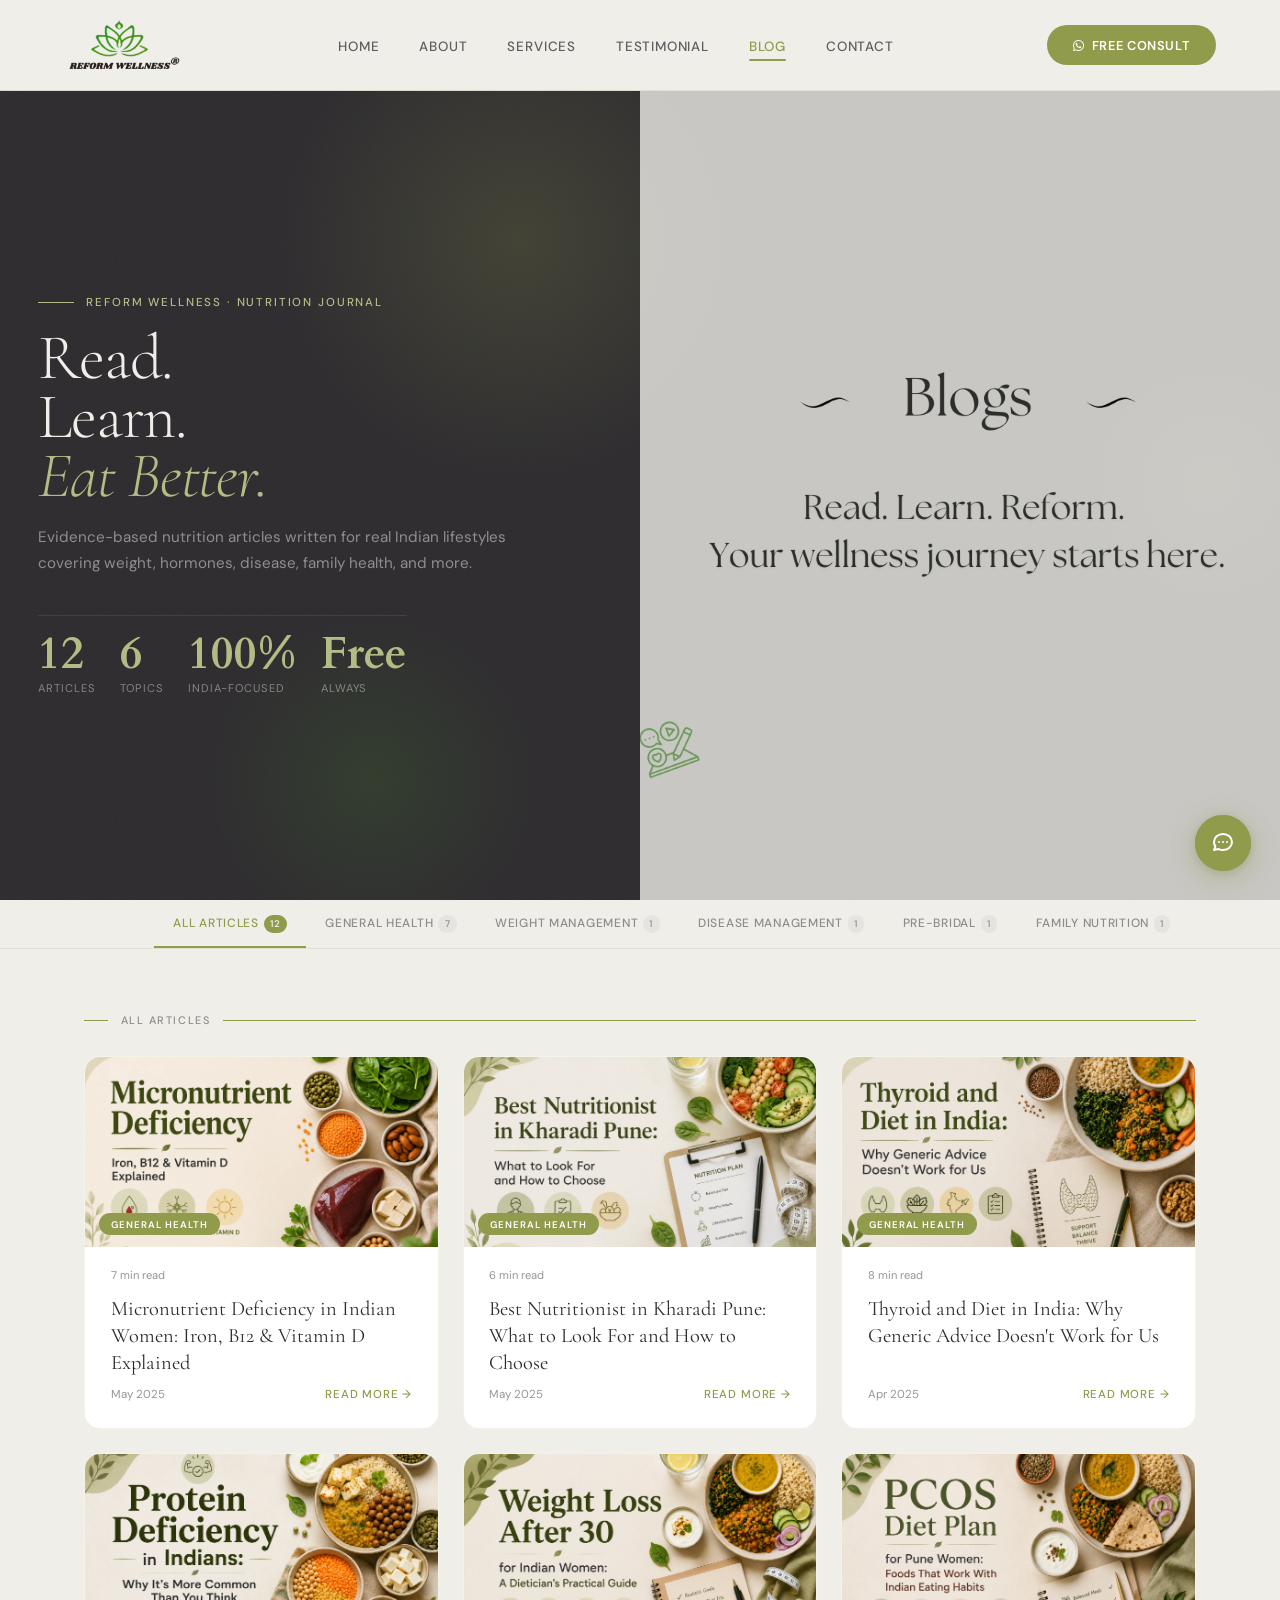
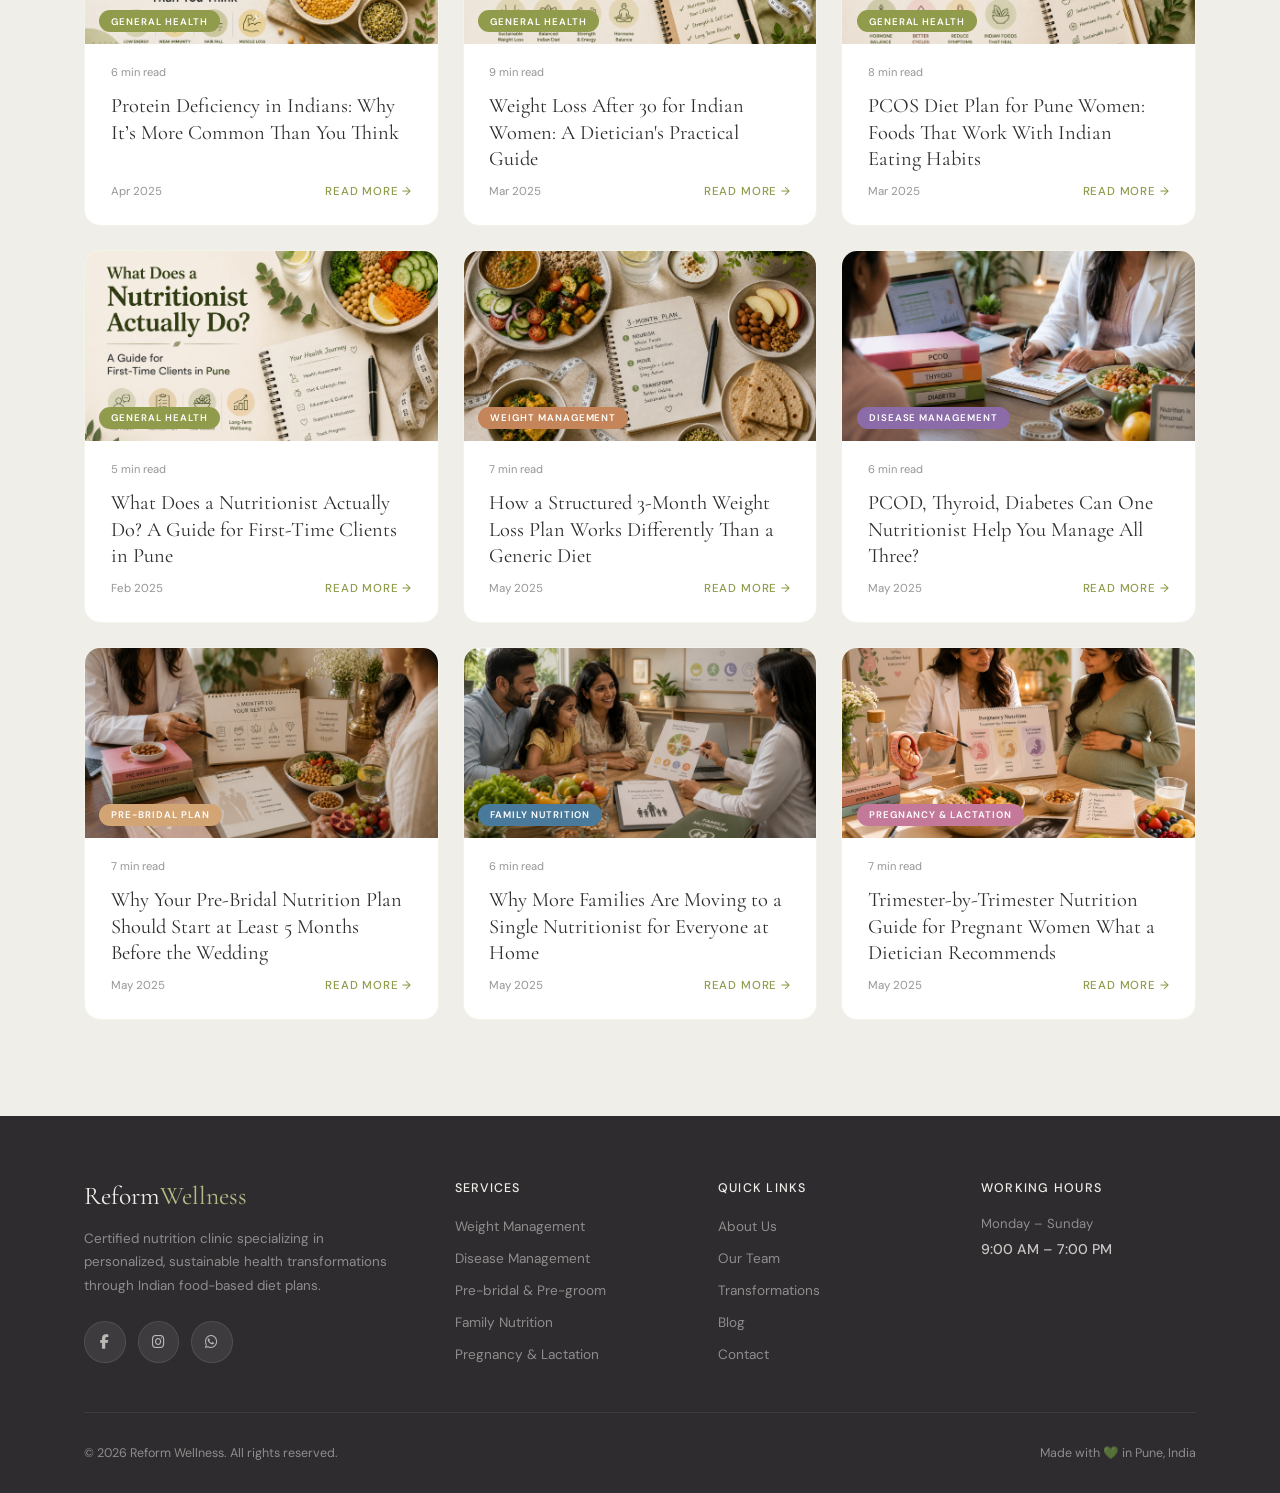
<file: blog/index.html>
<!DOCTYPE html>
<html lang="en">

<head>
    <meta charset="UTF-8" />
    <meta name="viewport" content="width=device-width, initial-scale=1.0" />
    <title>Wellness Journal | Nutrition & Diet Articles for Indians | Reform Wellness Pune</title>
    <meta name="description"
        content="Read evidence-based nutrition articles by Dt. Roshani Musale covering weight loss, PCOS, thyroid, diabetes, pregnancy, family nutrition and Indian diet tips. Free wellness journal from Reform Wellness Pune." />
    <meta name="keywords"
        content="nutrition articles India, dietitian blog Pune, PCOS diet tips India, thyroid diet Indian food, diabetes nutrition India, weight loss tips Indian women, pregnancy diet plan India, protein deficiency India, family nutrition Pune, wellness journal India" />
    <link rel="canonical" href="https://reformwellness.in/blog" />
    <meta property="og:title" content="Wellness Journal — Nutrition & Diet Articles for Indians | Reform Wellness" />
    <meta property="og:description"
        content="Evidence-based nutrition articles covering weight loss, PCOS, thyroid, diabetes, pregnancy and Indian diet tips. Written by Dt. Roshani Musale, Reform Wellness Pune." />
    <meta property="og:type" content="website" />
    <meta property="og:url" content="https://reformwellness.in/blog" />
    <meta property="og:image" content="https://reformwellness.in/images/blog/blog-hero.webp" />
    <meta name="twitter:card" content="summary_large_image" />
    <meta name="twitter:title" content="Wellness Journal — Nutrition & Diet Articles for Indians | Reform Wellness" />
    <meta name="twitter:description"
        content="Free nutrition articles for Indian lifestyles covering PCOS, thyroid, diabetes, weight loss, pregnancy and family health by Dt. Roshani Musale." />
    <meta name="twitter:image" content="https://reformwellness.in/images/blog/blog-hero.webp" />
    <link rel="icon" type="image/x-icon" href="/favicon_io/favicon.ico" />
    <link rel="stylesheet" href="https://cdnjs.cloudflare.com/ajax/libs/font-awesome/6.7.2/css/all.min.css" />
    <link
        href="https://fonts.googleapis.com/css2?family=Cormorant+Garamond:ital,wght@0,300;0,400;0,600;1,300;1,400&family=DM+Sans:wght@300;400;500;600&display=swap"
        rel="stylesheet" />
    <link href="https://fonts.googleapis.com/css2?family=Cardo:wght@400;700&display=swap" rel="stylesheet">
    <link rel="stylesheet" href="/css/style.css">
    <script type="application/ld+json">
{
  "@context": "https://schema.org",
  "@type": "Blog",
  "name": "Reform Wellness Nutrition Journal",
  "url": "https://reformwellness.in/blog",
  "description": "Evidence-based nutrition and diet articles written for Indian lifestyles covering weight loss, PCOS, thyroid, diabetes, pregnancy, family health and general wellness.",
  "publisher": {
    "@type": "MedicalBusiness",
    "name": "Reform Wellness",
    "url": "https://reformwellness.in",
    "medicalSpecialty": "Nutrition",
    "areaServed": "Pune, Maharashtra"
  },
  "author": {
    "@type": "Person",
    "name": "Dt. Roshani Musale",
    "jobTitle": "Clinical Nutritionist",
    "worksFor": {
      "@type": "MedicalBusiness",
      "name": "Reform Wellness"
    }
  },
  "blogPost": [
    {
      "@type": "BlogPosting",
      "headline": "Micronutrient Deficiency in Indian Women: Iron, B12 & Vitamin D Explained",
      "description": "Indian women often have iron deficiency, vitamin B12 deficiency and vitamin D deficiency. Here is what the common signs are, what causes them, and how to fix them.",
      "author": {
        "@type": "Person",
        "name": "Dt. Roshani Musale"
      },
      "datePublished": "2025-05",
      "url": "https://reformwellness.in/blog#article-1",
      "keywords": "micronutrient deficiency Indian women, iron deficiency India, vitamin B12 deficiency, vitamin D deficiency India"
    },
    {
      "@type": "BlogPosting",
      "headline": "Thyroid and Diet in India: Why Generic Advice Doesn't Work for Us",
      "description": "Discover a practical thyroid diet plan for India with Indian foods for thyroid health, foods to avoid, weight gain tips and expert hypothyroidism diet advice.",
      "author": {
        "@type": "Person",
        "name": "Dt. Roshani Musale"
      },
      "datePublished": "2025-04",
      "url": "https://reformwellness.in/blog#article-3",
      "keywords": "thyroid diet India, hypothyroidism Indian food, thyroid diet plan Pune"
    },
    {
      "@type": "BlogPosting",
      "headline": "PCOS Diet Plan for Pune Women: Foods That Work With Indian Eating Habits",
      "description": "Looking for a practical PCOS diet plan in India? Discover PCOS-friendly Indian foods, weight loss tips, foods to avoid and expert nutrition advice for women.",
      "author": {
        "@type": "Person",
        "name": "Dt. Roshani Musale"
      },
      "datePublished": "2025-03",
      "url": "https://reformwellness.in/blog#article-6",
      "keywords": "PCOS diet plan India, PCOS Indian food, PCOS diet Pune"
    },
    {
      "@type": "BlogPosting",
      "headline": "Trimester-by-Trimester Nutrition Guide for Pregnant Women",
      "description": "Learn how nutrition needs change during pregnancy with this trimester-by-trimester guide covering protein, iron, calcium, hydration and practical dietician recommendations.",
      "author": {
        "@type": "Person",
        "name": "Dt. Roshani Musale"
      },
      "datePublished": "2025-05",
      "url": "https://reformwellness.in/blog#article-12",
      "keywords": "pregnancy nutrition India, pregnancy diet plan, trimester nutrition guide"
    }
  ]
}
</script>
    <style>
        :root {
            --primary: #909B4C;
            --dark: #2E2C2F;
            --secondary: #B4BB85;
            --accent: #489926;
            --light: #F0EEE9;
            --soft: #E8E3DA;
            --muted: rgba(46, 44, 47, 0.5);

            --cat-general: #909B4C;
            --cat-weight: #C4855A;
            --cat-disease: #8B6BA8;
            --cat-bridal: #D4A574;
            --cat-family: #4A7A9B;
            --cat-pregnancy: #C4799A;
        }

        #list-view,
        #detail-view {
            min-height: 100vh;
        }

        #detail-view {
            display: none;
        }

        .detail-back-bar {
            background: var(--soft);
            border-bottom: 1px solid rgba(144, 155, 76, .15);
            position: sticky;
            top: 90px;
            z-index: 95;
        }

        .detail-back-inner {
            max-width: 1100px;
            margin: 0 auto;
            padding: 0 5%;
            display: flex;
            align-items: center;
            gap: .5rem;
            height: 44px;
        }

        .back-btn {
            display: inline-flex;
            align-items: center;
            gap: .45rem;
            background: none;
            border: none;
            cursor: pointer;
            font-family: 'DM Sans', sans-serif;
            font-size: .78rem;
            font-weight: 500;
            color: var(--primary);
            padding: 0;
            transition: gap .2s, color .2s;
            flex-shrink: 0;
        }

        .back-btn:hover {
            gap: .65rem;
            color: var(--accent);
        }

        .back-btn svg {
            width: 13px;
            height: 13px;
            flex-shrink: 0;
        }

        .breadcrumb-sep {
            font-size: .72rem;
            color: var(--muted);
            opacity: .5;
            margin: 0 .1rem;
        }

        .breadcrumb-current {
            font-size: .75rem;
            color: var(--dark);
            opacity: .55;
            white-space: nowrap;
            overflow: hidden;
            text-overflow: ellipsis;
            max-width: 500px;
        }

        .blog-hero {
            height: calc(100vh - 90px);
            min-height: calc(100vh - 90px);
            background: var(--dark);
            display: grid;
            grid-template-columns: 1fr 1fr;
            position: relative;
            overflow: hidden;
        }

        .hero-grain {
            position: absolute;
            inset: 0;
            pointer-events: none;
            background: url("data:image/svg+xml,%3Csvg xmlns='http://www.w3.org/2000/svg' width='280' height='280'%3E%3Cfilter id='n'%3E%3CfeTurbulence type='fractalNoise' baseFrequency='.68' numOctaves='4' stitchTiles='stitch'/%3E%3C/filter%3E%3Crect width='280' height='280' filter='url(%23n)' opacity='.05'/%3E%3C/svg%3E");
            opacity: .5;
        }

        .hero-blob {
            position: absolute;
            pointer-events: none;
            border-radius: 50%;
        }

        .hero-blob-1 {
            top: -100px;
            right: 40%;
            width: 500px;
            height: 500px;
            background: radial-gradient(circle, rgba(144, 155, 76, .2) 0%, transparent 68%);
        }

        .hero-blob-2 {
            bottom: -60px;
            left: 15%;
            width: 360px;
            height: 360px;
            background: radial-gradient(circle, rgba(72, 153, 38, .15) 0%, transparent 65%);
        }

        .hero-blob-3 {
            top: 30%;
            right: -80px;
            width: 300px;
            height: 300px;
            background: radial-gradient(circle, rgba(180, 187, 133, .12) 0%, transparent 65%);
        }

        .bh-left {
            display: flex;
            flex-direction: column;
            justify-content: center;
            position: relative;
            z-index: 2;
            padding-top: clamp(2rem, 4vh, 4rem);
            padding-bottom: clamp(2rem, 4vh, 4rem);
            padding-left: 8%;
            padding-right: 6%;
        }

        .bh-eyebrow {
            display: inline-flex;
            align-items: center;
            gap: .75rem;
            font-size: .72rem;
            letter-spacing: .16em;
            text-transform: uppercase;
            color: var(--secondary);
            font-weight: 500;
            margin-bottom: 1.2rem;
        }

        .bh-eyebrow::before {
            content: '';
            width: 36px;
            height: 1px;
            background: var(--secondary);
        }

        .bh-h1 {
            font-family: 'Cormorant Garamond', serif;
            font-size: clamp(3rem, 5vw, 5.5rem);
            font-weight: 300;
            line-height: .92;
            color: var(--light);
            letter-spacing: -.02em;
            margin-bottom: 1.2rem;
        }

        .bh-h1 em {
            font-style: italic;
            color: var(--secondary);
        }

        .bh-sub {
            font-size: .95rem;
            line-height: 1.7;
            color: rgba(240, 238, 233, .5);
            max-width: 440px;
            margin-bottom: 1.2rem;
        }

        .bh-count-strip {
            display: flex;
            gap: 2.5rem;
            margin-top: 1.2rem;
            border-top: 1px solid rgba(240, 238, 233, .1);
        }

        .bh-count-num {
            font-family: 'Cardo', serif;
            font-size: 2.8rem;
            font-weight: 600;
            color: var(--secondary);
            line-height: 1;
        }

        .bh-count-label {
            font-size: .7rem;
            color: rgba(240, 238, 233, .45);
            text-transform: uppercase;
            letter-spacing: .08em;
            margin-top: .3rem;
        }

        .bh-right {
            position: relative;
            overflow: hidden;
        }

        .bh-right img {
            width: 100%;
            height: 100%;
            object-fit: cover;
            opacity: .8;
        }

        .filter-bar {
            background: rgba(240, 238, 233, .97);
            backdrop-filter: blur(12px);
            border-bottom: 1px solid rgba(144, 155, 76, .15);
            position: sticky;
            top: 90px;
            z-index: 90;
        }

        .filter-inner {
            max-width: 1100px;
            margin: 0 auto;
            padding: 0 5%;
            display: flex;
            align-items: center;
            gap: 0;
            overflow-x: auto;
            scrollbar-width: none;
            white-space: nowrap;
        }

        .filter-inner::-webkit-scrollbar {
            display: none;
        }

        .filter-btn {
            padding: .95rem 1.2rem;
            font-size: .75rem;
            font-weight: 500;
            letter-spacing: .06em;
            text-transform: uppercase;
            background: none;
            border: none;
            border-bottom: 2px solid transparent;
            cursor: pointer;
            font-family: 'DM Sans', sans-serif;
            color: var(--dark);
            opacity: .5;
            transition: opacity .2s, border-color .2s, color .2s;
            flex-shrink: 0;
        }

        .filter-btn:hover {
            opacity: .85;
        }

        .filter-btn.active {
            opacity: 1;
            color: var(--primary);
            border-bottom-color: var(--primary);
        }

        .filter-count {
            font-size: .6rem;
            background: rgba(46, 44, 47, .1);
            padding: .15rem .4rem;
            border-radius: 100px;
            margin-left: .3rem;
            vertical-align: middle;
        }

        .filter-btn.active .filter-count {
            background: var(--primary);
            color: #fff;
        }

        .blog-grid-wrap {
            max-width: 1240px;
            margin: 0 auto;
            padding: 4rem 5% 6rem;
        }

        .section-label {
            font-size: .68rem;
            letter-spacing: .14em;
            text-transform: uppercase;
            font-weight: 500;
            color: var(--muted);
            margin-bottom: 1.8rem;
            display: flex;
            align-items: center;
            gap: .8rem;
        }

        .section-label::after {
            content: '';
            flex: 1;
            height: 1px;
            background: var(--primary);
        }

        .articles-grid {
            display: grid;
            grid-template-columns: repeat(auto-fill, minmax(300px, 1fr));
            gap: 1.5rem;
        }

        .article-card {
            background: #fff;
            border-radius: 16px;
            overflow: hidden;
            border: 1px solid rgba(144, 155, 76, .12);
            cursor: pointer;
            transition: transform .3s, box-shadow .3s;
            display: flex;
            flex-direction: column;
        }

        .article-card:hover {
            transform: translateY(-5px);
            box-shadow: 0 20px 55px rgba(46, 44, 47, .1);
        }

        .article-card.hidden {
            display: none;
        }

        .card-top {
            height: 4px;
        }

        .card-body {
            padding: 1.6rem 1.8rem 1.8rem;
            display: flex;
            flex-direction: column;
            flex: 1;
        }

        .card-meta {
            display: flex;
            align-items: center;
            gap: .6rem;
            margin-bottom: .9rem;
            flex-wrap: wrap;
        }

        .cat-badge {
            font-size: .6rem;
            font-weight: 600;
            letter-spacing: .1em;
            text-transform: uppercase;
            padding: .28rem .75rem;
            border-radius: 100px;
            color: #fff;
        }

        .read-time {
            font-size: .7rem;
            color: var(--muted);
        }

        .card-image {
            position: relative;
            width: 100%;
            height: 190px;
            overflow: hidden;
            flex-shrink: 0;
        }

        .card-image img {
            width: 100%;
            height: 100%;
            object-fit: cover;
            object-position: center;
            display: block;
            transition: transform .4s ease;
        }

        .article-card:hover .card-image img {
            transform: scale(1.04);
        }

        .card-img-badge {
            position: absolute;
            bottom: .75rem;
            left: .9rem;
            font-size: .6rem;
            font-weight: 600;
            letter-spacing: .1em;
            text-transform: uppercase;
            padding: .28rem .75rem;
            border-radius: 100px;
            color: #fff;
            backdrop-filter: blur(4px);
        }

        .card-top {
            display: none;
        }

        .card-body {
            padding: 1.3rem 1.6rem 1.6rem;
        }

        .card-title {
            font-family: 'Cormorant Garamond', serif;
            font-size: 1.28rem;
            font-weight: 400;
            line-height: 1.3;
            color: var(--dark);
            margin-bottom: .7rem;
            flex: 1;
        }

        .card-excerpt {
            font-size: .82rem;
            color: var(--muted);
            line-height: 1.7;
            margin-bottom: 1.1rem;
        }

        .card-footer {
            display: flex;
            align-items: center;
            justify-content: space-between;
            margin-top: auto;
        }

        .card-date {
            font-size: .72rem;
            color: var(--muted);
        }

        .read-link {
            font-size: .72rem;
            font-weight: 500;
            letter-spacing: .07em;
            text-transform: uppercase;
            color: var(--primary);
            display: flex;
            align-items: center;
            gap: .3rem;
            transition: gap .2s;
            background: none;
            border: none;
            cursor: pointer;
            font-family: 'DM Sans', sans-serif;
        }

        .article-card:hover .read-link {
            gap: .55rem;
        }

        .empty-state {
            text-align: center;
            padding: 4rem 2rem;
            color: var(--muted);
            font-family: 'Cormorant Garamond', serif;
            font-size: 1.5rem;
            font-style: italic;
        }

        .detail-hero {
            background: var(--dark);
            padding: 3.5rem 5% 4rem;
            position: relative;
            overflow: hidden;
        }

        .detail-hero::after {
            content: '';
            position: absolute;
            bottom: 0;
            left: 0;
            right: 0;
            height: 1px;
            background: rgba(144, 155, 76, .2);
        }

        .detail-cat-row {
            display: flex;
            align-items: center;
            gap: .8rem;
            margin-bottom: 1.5rem;
        }

        .detail-cat {
            font-size: .65rem;
            font-weight: 600;
            letter-spacing: .12em;
            text-transform: uppercase;
            padding: .32rem .9rem;
            border-radius: 100px;
            color: #fff;
        }

        .detail-read-time {
            font-size: .78rem;
            color: rgba(240, 238, 233, .45);
        }

        .detail-title {
            font-family: 'Cormorant Garamond', serif;
            font-size: clamp(2rem, 4.5vw, 3.6rem);
            font-weight: 300;
            color: var(--light);
            line-height: 1.1;
            max-width: 820px;
            margin-bottom: 1.2rem;
        }

        .detail-author-row {
            display: flex;
            align-items: center;
            gap: .9rem;
        }

        .author-dot {
            width: 2.4rem;
            height: 2.4rem;
            border-radius: 50%;
            background: var(--secondary);
            display: flex;
            align-items: center;
            justify-content: center;
            font-family: 'Cormorant Garamond', serif;
            font-size: 1rem;
            font-weight: 600;
            color: var(--dark);
            flex-shrink: 0;
        }

        .author-name {
            font-size: .85rem;
            color: var(--light);
            font-weight: 500;
        }

        .author-role {
            font-size: .72rem;
            color: rgba(240, 238, 233, .45);
            margin-top: .1rem;
        }

        .detail-content-wrap {
            max-width: 1240px;
            margin: 0 auto;
            padding: 4rem 5% 6rem;
            display: grid;
            grid-template-columns: 1fr 280px;
            gap: 4rem;
            align-items: start;
        }

        .article-prose h2 {
            font-family: 'Cormorant Garamond', serif;
            font-size: 1.9rem;
            font-weight: 400;
            color: var(--dark);
            margin: 2.5rem 0 1rem;
            line-height: 1.2;
        }

        .article-prose h3 {
            font-family: 'Cormorant Garamond', serif;
            font-size: 1.4rem;
            font-weight: 400;
            color: var(--dark);
            margin: 2rem 0 .7rem;
        }

        .article-prose p {
            font-size: .95rem;
            line-height: 1.9;
            color: rgba(46, 44, 47, .78);
            margin-bottom: 1.2rem;
        }

        .article-prose ul,
        .article-prose ol {
            padding-left: 1.5rem;
            margin-bottom: 1.2rem;
        }

        .article-prose li {
            font-size: .93rem;
            line-height: 1.85;
            color: rgba(46, 44, 47, .75);
            margin-bottom: .4rem;
        }

        .article-callout {
            background: var(--soft);
            border-left: 3px solid var(--primary);
            border-radius: 0 12px 12px 0;
            padding: 1.2rem 1.5rem;
            margin: 2rem 0;
            font-style: italic;
            font-family: 'Cormorant Garamond', serif;
            font-size: 1.15rem;
            color: var(--dark);
            line-height: 1.6;
        }

        .article-divider {
            border: none;
            border-top: 1px solid rgba(144, 155, 76, .18);
            margin: 2.5rem 0;
        }

        .detail-sidebar {
            position: sticky;
            top: 130px;
        }

        .dsb-block {
            background: #fff;
            border-radius: 16px;
            padding: 1.6rem;
            border: 1px solid rgba(144, 155, 76, .12);
            margin-bottom: 1.2rem;
        }

        .dsb-title {
            font-family: 'Cormorant Garamond', serif;
            font-size: 1.1rem;
            font-weight: 400;
            margin-bottom: 1rem;
            padding-bottom: .7rem;
            border-bottom: 1px solid rgba(144, 155, 76, .12);
            display: flex;
            align-items: center;
            gap: .5rem;
        }

        .dsb-title::before {
            content: '';
            width: 6px;
            height: 6px;
            border-radius: 50%;
            background: var(--primary);
            flex-shrink: 0;
        }

        .toc-list {
            list-style: none;
            display: flex;
            flex-direction: column;
            gap: 0;
        }

        .toc-list li a {
            display: block;
            padding: .55rem 0;
            font-size: .8rem;
            color: var(--muted);
            text-decoration: none;
            border-bottom: 1px solid rgba(144, 155, 76, .08);
            transition: color .2s, padding-left .2s;
        }

        .toc-list li:last-child a {
            border-bottom: none;
        }

        .toc-list li a:hover {
            color: var(--primary);
            padding-left: .4rem;
        }

        .cta-block {
            background: var(--dark);
            border-radius: 16px;
            padding: 1.6rem;
            text-align: center;
        }

        .cta-block h4 {
            font-family: 'Cormorant Garamond', serif;
            font-size: 1.2rem;
            color: var(--light);
            font-weight: 400;
            margin-bottom: .6rem;
            line-height: 1.3;
        }

        .cta-block p {
            font-size: .78rem;
            color: rgba(240, 238, 233, .5);
            margin-bottom: 1rem;
            line-height: 1.7;
        }

        .cta-btn {
            display: block;
            background: var(--primary);
            color: #fff;
            padding: .75rem 1rem;
            border-radius: 10px;
            text-decoration: none;
            font-size: .78rem;
            font-weight: 500;
            letter-spacing: .06em;
            text-transform: uppercase;
            transition: background .2s;
        }

        .cta-btn:hover {
            background: var(--accent);
        }

        .related-section {
            border-top: 1px solid rgba(144, 155, 76, .15);
            padding-top: 2.5rem;
            margin-top: 2rem;
        }

        .related-title {
            font-family: 'Cormorant Garamond', serif;
            font-size: 1.5rem;
            font-weight: 400;
            margin-bottom: 1.5rem;
        }

        .related-grid {
            display: grid;
            grid-template-columns: 1fr 1fr;
            gap: 1rem;
        }

        .related-card {
            background: #fff;
            border-radius: 12px;
            padding: 1.2rem 1.4rem;
            border: 1px solid rgba(144, 155, 76, .12);
            cursor: pointer;
            transition: transform .25s, box-shadow .25s;
        }

        .related-card:hover {
            transform: translateY(-3px);
            box-shadow: 0 12px 32px rgba(46, 44, 47, .08);
        }

        .related-cat {
            font-size: .6rem;
            font-weight: 600;
            letter-spacing: .1em;
            text-transform: uppercase;
            padding: .2rem .65rem;
            border-radius: 100px;
            color: #fff;
            display: inline-block;
            margin-bottom: .6rem;
        }

        .related-card h4 {
            font-family: 'Cormorant Garamond', serif;
            font-size: 1rem;
            font-weight: 400;
            line-height: 1.3;
            color: var(--dark);
        }

        .blog-hero {
            height: calc(100svh - 90px);
            min-height: calc(100svh - 90px);

            display: grid;
            grid-template-columns: 1fr 1fr;
            grid-template-rows: 1fr;

            overflow: hidden;
        }

        .bh-left {
            padding: 2rem 6%;

            display: flex;
            flex-direction: column;
            justify-content: center;

            text-align: left;
            align-items: flex-start;
        }

        .bh-sub {
            max-width: 90%;
        }

        .bh-right {
            width: 100%;
            height: 100%;
            overflow: hidden;
        }

        .bh-right img {
            width: 100%;
            height: 100%;

            object-fit: cover;
            object-position: center center;
        }

        .bh-count-strip {
            justify-content: flex-start;
            gap: 1.5rem;

            border-top: 1px solid rgba(144, 155, 76, 0.2);
            padding-top: 1rem;
        }

        .bh-count-strip>div {
            flex: unset;
        }

        @media (max-width:768px) {

            .blog-hero {
                height: calc(100svh - 90px);
                min-height: calc(100svh - 90px);

                display: flex;
                flex-direction: column-reverse;

                overflow: hidden;
            }

            .bh-right {
                height: 50%;

                position: relative;
                overflow: hidden;
            }

            .bh-right img {
                width: 100%;
                height: 100%;

                object-fit: cover;
                object-position: center top;
                display: block;
            }

            .bh-left {
                height: 50%;

                padding: 1.5rem 5% 1rem;

                display: flex;
                flex-direction: column;
                justify-content: center;
                align-items: center;

                text-align: center;
                z-index: 2;
            }

            .bh-eyebrow {
                font-size: 0.68rem;
                margin-bottom: 0.5rem;
            }

            .bh-eyebrow::before {
                width: 22px;
            }

            .bh-h1 br {
                display: none;
            }

            .bh-h1 {
                font-size: clamp(1.8rem, 7vw, 2.5rem);
                line-height: 1.12;
                margin-bottom: 0.6rem;
            }

            .bh-sub {
                font-size: 0.78rem;
                line-height: 1.55;
                max-width: 100%;
                margin-bottom: 0.8rem;
            }

            .bh-count-strip {
                margin-top: 0.8rem;
                position: static;

                display: flex;
                flex-direction: row;
                flex-wrap: nowrap;
                justify-content: space-between;
                align-items: center;

                gap: 0;
                width: 100%;

                background: transparent;
                backdrop-filter: none;
            }

            .bh-count-strip>div {
                flex: 1;
                text-align: center;
                padding: 0 0.3rem;
                border-right: 1px solid rgba(144, 155, 76, 0.2);
            }

            .bh-count-strip>div:last-child {
                border-right: none;
            }

            .bh-count-num {
                font-size: 1rem;
                line-height: 1;
                white-space: nowrap;
            }

            .bh-count-label {
                font-size: 0.48rem;
                line-height: 1.3;
                margin-top: 0.2rem;
                white-space: nowrap;
            }

            .detail-hero {
                padding: 2rem 5% 2.5rem;
            }

            .detail-title {
                font-size: clamp(1.6rem, 6vw, 2.4rem);
                margin-bottom: 1rem;
            }

            .detail-content-wrap {
                grid-template-columns: 1fr;
                gap: 2rem;
                padding: 2rem 5% 4rem;
            }

            .detail-sidebar {
                position: static;
                order: 2;
            }

            .detail-article {
                order: 1;
            }

            .related-grid {
                grid-template-columns: 1fr;
            }

            .dsb-block:first-child {
                display: none;
            }
        }

        @media(max-width:640px) {
            .blog-hero {
                height: calc(100svh - 90px);
                min-height: calc(100svh - 90px);
            }

            .bh-left {
                padding: 1rem 5% 0.6rem;
            }

            .bh-eyebrow {
                font-size: 0.65rem;
                margin-bottom: 0.4rem;
            }

            .bh-h1 br {
                display: none;
            }

            .bh-h1 {
                font-size: clamp(1.6rem, 6.5vw, 2.4rem);
                margin-bottom: 0.4rem;
                line-height: 1.2;
            }
        }

        @media (max-width:480px) {

            .blog-hero {
                height: calc(100svh - 90px);
                min-height: calc(100svh - 90px);
            }

            .bh-left {
                padding: 0.7rem 5% 0.4rem;
            }

            .bh-h1 {
                font-size: clamp(1.4rem, 7.5vw, 2rem);
                margin-bottom: 0.3rem;
            }

            .bh-sub {
                font-size: 0.72rem;
                margin-bottom: 0.5rem;
            }

            .bh-count-strip {
                gap: 0.8rem;
            }

            .bh-count-strip>div {
                flex: 0 0 45%;
            }

            .bh-count-num {
                font-size: 1rem;
            }

            .bh-count-label {
                font-size: 0.46rem;
            }

            .detail-hero {
                padding: 1.5rem 5% 2rem;
            }

            .detail-cat-row {
                gap: .5rem;
                margin-bottom: 1rem;
            }

            .detail-title {
                font-size: clamp(1.4rem, 7vw, 1.9rem);
            }

            .detail-content-wrap {
                padding: 1.5rem 5% 3rem;
                gap: 1.5rem;
            }

            .article-prose h2 {
                font-size: 1.4rem;
                margin: 2rem 0 .75rem;
            }

            .article-prose h3 {
                font-size: 1.15rem;
            }

            .article-prose p {
                font-size: .88rem;
            }

            .article-prose li {
                font-size: .86rem;
            }

            .article-callout {
                padding: 1rem 1.1rem;
                font-size: 1rem;
            }

            .related-section {
                padding-top: 1.5rem;
            }

            .related-title {
                font-size: 1.2rem;
                margin-bottom: 1rem;
            }

            .cta-block {
                padding: 1.2rem;
            }

            .breadcrumb-current {
                max-width: 200px;
            }
        }

        @media (max-width:400px) {

            .blog-hero {
                height: calc(100svh - 90px);
                min-height: calc(100svh - 90px);
                grid-template-rows: auto 1fr;
            }

            .bh-h1 {
                font-size: clamp(1.3rem, 8vw, 1.8rem);
            }

            .bh-sub {
                font-size: 0.7rem;
            }

            .bh-count-strip {
                border: none !important;
                border-top: none !important;
                padding-top: 0 !important;

                display: flex;
                flex-wrap: wrap !important;
                justify-content: center;
                gap: 1rem;
                width: 100%;
                overflow: hidden;
            }

            .bh-count-strip>div {
                flex: 1 !important;
            }

            .bh-count-num {
                font-size: 0.85rem;
            }

            .bh-count-label {
                font-size: 0.4rem;
            }
        }
    </style>
</head>

<body>

    <div id="navbar"></div>

    <div id="list-view">

        <section class="blog-hero" id="top">
            <div class="hero-grain"></div>
            <div class="hero-blob hero-blob-1"></div>
            <div class="hero-blob hero-blob-2"></div>
            <div class="hero-blob hero-blob-3"></div>

            <div class="bh-left">
                <span class="bh-eyebrow">Reform Wellness · Nutrition Journal</span>
                <h1 class="bh-h1">
                    <span>Read.</span><br>
                    <span>Learn.</span><br>
                    <em>Eat Better.</em>
                </h1>
                <p class="bh-sub">Evidence-based nutrition articles written for real Indian lifestyles covering
                    weight, hormones, disease, family health, and more.</p>
                <div class="bh-count-strip">
                    <div>
                        <div class="bh-count-num">12</div>
                        <div class="bh-count-label">Articles</div>
                    </div>
                    <div>
                        <div class="bh-count-num">6</div>
                        <div class="bh-count-label">Topics</div>
                    </div>
                    <div>
                        <div class="bh-count-num">100%</div>
                        <div class="bh-count-label">India-Focused</div>
                    </div>
                    <div>
                        <div class="bh-count-num">Free</div>
                        <div class="bh-count-label">Always</div>
                    </div>
                </div>
            </div>
            <div class="bh-right">
                <img src="/images/blog/blog-hero.webp" alt="Wellness Journal" />
                <div class="bh-right-overlay"></div>
            </div>
        </section>

        <div class="filter-bar">
            <div class="filter-inner">
                <button class="filter-btn active" data-cat="all" onclick="filterBy('all',this)">All Articles<span
                        class="filter-count">12</span></button>
                <button class="filter-btn" data-cat="general" onclick="filterBy('general',this)">General Health<span
                        class="filter-count">7</span></button>
                <button class="filter-btn" data-cat="weight" onclick="filterBy('weight',this)">Weight Management<span
                        class="filter-count">1</span></button>
                <button class="filter-btn" data-cat="disease" onclick="filterBy('disease',this)">Disease Management<span
                        class="filter-count">1</span></button>
                <button class="filter-btn" data-cat="bridal" onclick="filterBy('bridal',this)">Pre-Bridal<span
                        class="filter-count">1</span></button>
                <button class="filter-btn" data-cat="family" onclick="filterBy('family',this)">Family Nutrition<span
                        class="filter-count">1</span></button>
                <button class="filter-btn" data-cat="pregnancy" onclick="filterBy('pregnancy',this)">Pregnancy<span
                        class="filter-count">1</span></button>
            </div>
        </div>

        <div class="blog-grid-wrap">
            <p class="section-label">All Articles</p>
            <div class="articles-grid" id="articlesGrid"></div>
            <div class="empty-state" id="emptyState" style="display:none;">No articles in this category yet.</div>
        </div>

    </div>

    <div id="detail-view">

        <div class="detail-back-bar">
            <div class="detail-back-inner">
                <button class="back-btn" onclick="showList()">
                    <svg viewBox="0 0 16 16" fill="none" stroke="currentColor" stroke-width="2.2">
                        <path d="M10 3L5 8l5 5" />
                    </svg>
                    Back to Journal
                </button>
                <span class="breadcrumb-sep">/</span>
                <span class="breadcrumb-current" id="breadcrumbTitle"></span>
            </div>
        </div>

        <div class="detail-hero" id="detailHero">
            <div class="detail-cat-row">
                <span class="detail-cat" id="detailCatBadge"></span>
                <span class="detail-read-time" id="detailReadTime"></span>
            </div>
            <h1 class="detail-title" id="detailTitle"></h1>
            <div class="detail-author-row">
                <div class="author-dot" id="detailAuthorDot"></div>
                <div>
                    <div class="author-name" id="detailAuthorName"></div>
                    <div class="author-role">Clinical Nutritionist · Reform Wellness, Pune</div>
                </div>
            </div>
        </div>

        <div class="detail-content-wrap">
            <div class="detail-article">
                <div class="article-prose" id="articleBody"></div>
                <div class="related-section">
                    <h3 class="related-title">You Might Also Like</h3>
                    <div class="related-grid" id="relatedGrid"></div>
                </div>
            </div>
            <aside class="detail-sidebar">
                <div class="dsb-block">
                    <div class="dsb-title">In This Article</div>
                    <ul class="toc-list" id="tocList"></ul>
                </div>
                <div class="cta-block">
                    <h4>Ready to start your health journey?</h4>
                    <p>Book a free consultation with Dt. Roshani Musale and get a plan built for you.</p>
                    <a href="https://wa.me/919859798708" target="_blank" class="cta-btn">Book Free Consult →</a>
                </div>
            </aside>
        </div>

    </div>

    <div id="footer"></div>

    <div class="rw-fab-wrap" id="rwFabWrap">
        <div class="rw-fab-options" id="rwFabOpts">
            <a href="https://wa.me/919359798708" target="_blank" class="rw-fab-option" aria-label="Chat on WhatsApp">
                <span class="rw-fab-label">WhatsApp Us</span>
                <div class="rw-fab-icon rw-wa">
                    <svg width="22" height="22" viewBox="0 0 24 24" fill="none" aria-hidden="true">
                        <path
                            d="M17.472 14.382c-.297-.149-1.758-.867-2.03-.967-.273-.099-.471-.148-.67.15-.197.297-.767.966-.94 1.164-.173.199-.347.223-.644.075-.297-.15-1.255-.463-2.39-1.475-.883-.788-1.48-1.761-1.653-2.059-.173-.297-.018-.458.13-.606.134-.133.298-.347.446-.52.149-.174.198-.298.298-.497.099-.198.05-.371-.025-.52-.075-.149-.669-1.612-.916-2.207-.242-.579-.487-.5-.669-.51-.173-.008-.371-.01-.57-.01-.198 0-.52.074-.792.372-.272.297-1.04 1.016-1.04 2.479 0 1.462 1.065 2.875 1.213 3.074.149.198 2.096 3.2 5.077 4.487.709.306 1.262.489 1.694.625.712.227 1.36.195 1.871.118.571-.085 1.758-.719 2.006-1.413.248-.694.248-1.289.173-1.413-.074-.124-.272-.198-.57-.347z"
                            fill="white" />
                        <path
                            d="M12 2C6.477 2 2 6.477 2 12c0 1.89.525 3.659 1.438 5.168L2 22l4.978-1.402A9.96 9.96 0 0012 22c5.523 0 10-4.477 10-10S17.523 2 12 2zm0 18a8 8 0 01-4.145-1.155l-.295-.175-3.087.87.872-3.011-.193-.31A8 8 0 1112 20z"
                            fill="white" />
                    </svg>
                </div>
            </a>
            <a href="tel:+919359798708" class="rw-fab-option" aria-label="Call us">
                <span class="rw-fab-label">Call Us Now</span>
                <div class="rw-fab-icon rw-call">
                    <svg width="20" height="20" viewBox="0 0 24 24" fill="none" aria-hidden="true">
                        <path
                            d="M6.6 10.8c1.4 2.8 3.8 5.1 6.6 6.6l2.2-2.2c.3-.3.7-.4 1-.2 1.1.4 2.3.6 3.6.6.6 0 1 .4 1 1V20c0 .6-.4 1-1 1C10.6 21 3 13.4 3 4c0-.6.4-1 1-1h3.5c.6 0 1 .4 1 1 0 1.3.2 2.5.6 3.6.1.3 0 .7-.2 1L6.6 10.8z"
                            fill="white" />
                    </svg>
                </div>
            </a>
        </div>
        <div class="rw-fab-main-wrap">
            <div class="rw-fab-pulse"></div>
            <div class="rw-fab-pulse rw-p2"></div>
            <button class="rw-fab-main rw-open" id="rwFabBtn" aria-label="Contact options">
                <span class="rw-ic-msg" aria-hidden="true">
                    <svg width="24" height="24" viewBox="0 0 24 24" fill="none">
                        <path
                            d="M8 12h.01M12 12h.01M16 12h.01M21 12c0 4.418-4.03 8-9 8a9.863 9.863 0 01-4.255-.949L3 20l1.395-3.72C3.512 15.042 3 13.574 3 12c0-4.418 4.03-8 9-8s9 3.582 9 8z"
                            stroke="white" stroke-width="2" stroke-linecap="round" stroke-linejoin="round" />
                    </svg>
                </span>
                <span class="rw-ic-close" aria-hidden="true">
                    <svg width="22" height="22" viewBox="0 0 24 24" fill="none">
                        <path d="M18 6L6 18M6 6l12 12" stroke="white" stroke-width="2.5" stroke-linecap="round" />
                    </svg>
                </span>
            </button>
        </div>
    </div>

    <script src="/js/main.js"></script>

    <script>
        const CAT_META = {
            general: { label: 'General Health', color: '#909B4C' },
            weight: { label: 'Weight Management', color: '#C4855A' },
            disease: { label: 'Disease Management', color: '#8B6BA8' },
            bridal: { label: 'Pre-Bridal Plan', color: '#D4A574' },
            family: { label: 'Family Nutrition', color: '#4A7A9B' },
            pregnancy: { label: 'Pregnancy & Lactation', color: '#C4799A' },
        };

        const LOREM = 'Lorem ipsum dolor sit amet, consectetur adipiscing elit. Sed do eiusmod tempor incididunt ut labore et dolore magna aliqua. Ut enim ad minim veniam, quis nostrud exercitation ullamco laboris nisi ut aliquip ex ea commodo consequat. Duis aute irure dolor in reprehenderit in voluptate velit esse cillum dolore eu fugiat nulla pariatur.';
        const LOREM2 = 'Excepteur sint occaecat cupidatat non proident, sunt in culpa qui officia deserunt mollit anim id est laborum. Sed ut perspiciatis unde omnis iste natus error sit voluptatem accusantium doloremque laudantium, totam rem aperiam eaque ipsa quae ab illo inventore veritatis.';
        const LOREM3 = 'Nemo enim ipsam voluptatem quia voluptas sit aspernatur aut odit aut fugit, sed quia consequuntur magni dolores eos qui ratione voluptatem sequi nesciunt. Neque porro quisquam est, qui dolorem ipsum quia dolor sit amet, consectetur, adipisci velit.';

        function makeBody(sections) {
            return sections.map(s => `
                <h2>${s.heading}</h2>
                ${s.paras
                    ? s.paras.map(p => `<p>${p}</p>`).join('')
                    : `<p>${LOREM}</p><p>${LOREM2}</p>`
                }
                ${s.callout ? `<div class="article-callout">${s.callout}</div>` : ''}
                ${s.list ? `<ul>${s.list.map(i => `<li>${i}</li>`).join('')}</ul>` : ''}
                ${!s.paras ? `<p>${LOREM3}</p>` : ''}
                <hr class="article-divider"/>
            `).join('');
        }

        const ARTICLES = [
            {
                id: 1, cat: 'general',
                img: '/images/blog/vitamin.webp',
                title: 'Micronutrient Deficiency in Indian Women: Iron, B12 & Vitamin D Explained',
                excerpt: 'Indian women often have iron deficiency, vitamin B12 deficiency and vitamin D deficiency. These deficiencies can cause a lot of health problems here\'s what the common signs are, what causes them, and how to fix them.',
                author: 'Dt. Roshani Musale', read: '7 min read', date: 'May 2025',
                sections: [
                    {
                        heading: 'Why Micronutrient Deficiencies Are Common in Indian Women',
                        paras: [
                            'Many women in India are not receiving the nutrients they require. This is causing problems with energy, immunity, bone health and overall well-being. Women of all ages from teenagers to adults are affected. They may feel tired all the time, experience hair fall, or get sick easily.',
                            'The common problems are iron deficiency, vitamin B12 deficiency, vitamin D deficiency and calcium deficiency. Women who live in cities like Pune and Kharadi are more likely to have these problems because they often eat irregular meals and do not get enough sunlight.',
                        ],
                        callout: 'Micronutrient deficiencies can silently affect your health, energy and quality of life often without you noticing until symptoms become serious.',
                        list: [
                            'Skipping meals due to busy schedules',
                            'High tea and coffee consumption reducing iron absorption',
                            'Vegetarian or vegan diets lacking vitamin B12',
                            'Spending most of the day indoors with little sunlight',
                        ]
                    },
                    {
                        heading: 'Iron Deficiency in Indian Women',
                        paras: [
                            'Iron deficiency is the most common nutritional deficiency found in India. When iron levels are low, the body cannot function properly red blood cells cannot carry enough oxygen, leaving you feeling weak and exhausted.',
                            'Women are more prone to iron deficiency due to menstrual blood loss and poor dietary iron intake. This is especially true for women who follow vegetarian diets, where iron from plant sources is harder to absorb.',
                        ],
                        list: [
                            'Hair fall and thinning',
                            'Pale skin',
                            'Dizziness or frequent headaches',
                            'Shortness of breath on mild exertion',
                            'Poor concentration and brain fog',
                            'Feeling cold often, even in warm weather',
                        ]
                    },
                    {
                        heading: 'Iron-Rich Indian Foods to Add to Your Diet',
                        paras: [
                            'The good news is that many iron-rich foods are already part of Indian cooking. The key is to eat them consistently and pair them correctly for example, eating vitamin C-rich foods alongside iron-rich foods improves absorption significantly.',
                        ],
                        list: [
                            'Dates and raisins',
                            'Beetroot',
                            'Lentils (dal) and beans (rajma, chana)',
                            'Leafy greens like spinach and methi',
                            'Eggs and meat (for non-vegetarians)',
                        ]
                    },
                    {
                        heading: 'Vitamin B12 Deficiency in Indian Women',
                        paras: [
                            'Another major issue is vitamin B12 deficiency. Vitamin B12 is essential for healthy brain function, nerve health, and energy production. Because B12 is largely found in animal products, vegans and vegetarians face a much higher risk of deficiency.',
                            'Symptoms often develop slowly and are easy to dismiss many women spend years with low B12 without realising it is the root cause of their fatigue, mood swings or memory problems.',
                        ],
                        callout: 'Vitamin B12 deficiency is one of the most under-diagnosed conditions in Indian women especially those on vegetarian diets.',
                        list: [
                            'Tingling sensation in hands and feet',
                            'Memory issues and forgetfulness',
                            'Mood swings and irritability',
                            'Brain fog and difficulty concentrating',
                            'Numbness in extremities',
                            'Persistent fatigue despite adequate sleep',
                        ]
                    },
                    {
                        heading: 'B12-Rich Indian Foods',
                        paras: [
                            'If you are vegetarian, you need to be intentional about getting B12 through dairy and fortified foods. Non-vegetarians have more options. In cases of significant deficiency, a doctor may also recommend B12 injections or supplements.',
                        ],
                        list: [
                            'Milk and curd',
                            'Paneer',
                            'Eggs',
                            'Fish and chicken (for non-vegetarians)',
                            'Fortified cereals and plant milks',
                        ]
                    },
                    {
                        heading: 'Vitamin D Deficiency in Indian Women',
                        paras: [
                            'Despite India receiving abundant sunshine, vitamin D deficiency is surprisingly widespread. This is largely because people prefer staying indoors, use sunscreen, or cover up when outside all of which reduce the skin\'s ability to produce vitamin D.',
                            'Women in Pune and Kharadi who work desk jobs are increasingly being diagnosed with low vitamin D levels during routine health check-ups. This is a trend that needs more attention.',
                        ],
                        callout: 'Vitamin D is not just about bones it plays a direct role in immunity, hormonal balance, mood and muscle function.',
                        list: [
                            'Bone pain and joint discomfort',
                            'Muscle weakness',
                            'Frequent illness and low immunity',
                            'Low mood or mild depression',
                            'Persistent fatigue',
                        ]
                    },
                    {
                        heading: 'How to Increase Vitamin D Levels Naturally',
                        paras: [
                            'The simplest and most effective way to improve vitamin D is regular early morning sunlight ideally 15 to 20 minutes of direct sun exposure on arms and legs before 9 AM. Combined with dietary sources and physical activity, this can make a significant difference.',
                        ],
                        list: [
                            'Early morning sunlight exposure (before 9 AM)',
                            'Egg yolks and fatty fish like salmon or mackerel',
                            'Fortified dairy products and cereals',
                            'Regular physical activity outdoors',
                            'Supplementation if prescribed by a doctor',
                        ]
                    },
                    {
                        heading: 'Calcium Deficiency in Indian Women',
                        paras: [
                            'Along with vitamin D deficiency, calcium deficiency in Indian women can decrease bone density and increase the risk of fractures later in life. Women require calcium throughout life but especially during pregnancy, after age 30, and around menopause when bone loss accelerates.',
                        ],
                        list: [
                            'Muscle cramps, especially at night',
                            'Weak or brittle bones',
                            'Joint pain',
                            'Brittle nails',
                            'Dental problems and tooth sensitivity',
                        ]
                    },
                    {
                        heading: 'Calcium-Rich Indian Foods',
                        paras: [
                            'Many traditional Indian foods are excellent calcium sources. Ragi (finger millet) in particular is one of the richest plant-based calcium sources available making it an excellent choice for vegetarians.',
                        ],
                        list: [
                            'Milk and curd (dahi)',
                            'Ragi (finger millet) roti, porridge, or ladoo',
                            'Sesame seeds (til)',
                            'Paneer',
                            'Leafy greens like amaranth and drumstick leaves',
                        ]
                    },
                    {
                        heading: 'How Lifestyle Influences Nutritional Deficiencies',
                        paras: [
                            'Nutrition is not just about what you eat your daily habits have an enormous impact on how well your body absorbs and uses the nutrients you consume. Small, consistent habits can either protect you from deficiencies or quietly make them worse over time.',
                        ],
                        callout: 'Eating well is not about eating any food. It is about eating the right food and giving your body the nutrients it actually needs.',
                        list: [
                            'Eating processed food regularly depletes micronutrients',
                            'Excessive dieting reduces intake of essential vitamins',
                            'Sleeping late disrupts hormone and nutrient metabolism',
                            'High stress levels increase the body\'s demand for B vitamins',
                            'Lack of exercise reduces bone density and absorption',
                            'Low water intake affects nutrient transport in the body',
                        ]
                    },
                    {
                        heading: 'When Should You See a Nutritionist?',
                        paras: [
                            'If you are always tired, have immunity problems, hair fall, weakness or poor focus do not ignore these signs. Early symptoms are your body asking for help. A blood test can identify most deficiencies within days, and a personalised nutrition plan can correct them within weeks to months.',
                            'Most deficiencies can be managed effectively through changes in food and lifestyle, sunlight exposure, and if needed, targeted supplementation under professional guidance. You do not need to keep guessing a qualified dietician can give you clarity and a clear path forward.',
                        ],
                    },
                ]
            },
            {
                id: 2, cat: 'general',
                img: '/images/blog/best-nutrition.webp',
                title: 'Best Nutritionist in Kharadi Pune: What to Look For and How to Choose',
                excerpt: 'Looking for a nutritionist in Kharadi, Pune? Learn how to choose the right nutritionist, what makes a good nutrition clinic, and how to find practical nutrition advice that fits your lifestyle.',
                author: 'Dt. Roshani Musale', read: '6 min read', date: 'May 2025',
                sections: [
                    {
                        heading: 'Why Finding the Right Nutritionist Matters',
                        paras: [
                            'Finding a nutritionist is not easy. Today, almost everyone online claims to offer expert diet plans and health advice. But the truth is that there is no single diet that works for every person.',
                            'If you are searching for a nutritionist in Kharadi, Pune, it can be difficult to know who is genuinely qualified and who is simply using marketing language. With Kharadi growing rapidly with IT parks, offices and residential areas, many nutrition clinics and wellness centres have opened recently. Some provide personalised guidance, while others simply hand out generic diet charts.',
                            'A good nutritionist is not just someone who helps you lose weight they are someone who understands your habits, lifestyle and health concerns and helps you create long-term healthy changes.'
                        ],
                        callout: 'A nutrition plan only works when it fits your real lifestyle, routine and eating habits.',
                        list: [
                            'Many people follow random internet diets without understanding their body’s needs',
                            'Generic meal plans often fail because they are unrealistic',
                            'Busy work schedules in Kharadi make healthy eating difficult',
                            'Stress, lack of sleep and irregular meals affect overall health'
                        ]
                    },
                    {
                        heading: 'Why More People in Kharadi Are Seeking Nutrition Advice',
                        paras: [
                            'The fast-paced lifestyle in Kharadi is one of the main reasons more people are searching for nutritionists and dieticians. Long office hours, work stress, poor sleep and unhealthy eating patterns are becoming increasingly common.',
                            'Many professionals skip breakfast, rely on caffeine throughout the day and eat late at night after work. Over time, these habits can lead to weight gain, digestive issues, fatigue and hormonal imbalances.',
                            'This is why more people are now looking for practical nutrition advice that helps them improve their energy, fitness and overall health without following extreme diets.'
                        ],
                        list: [
                            'Frequent fatigue and low energy',
                            'Weight gain despite dieting attempts',
                            'Digestive discomfort and bloating',
                            'Stress eating and emotional eating habits',
                            'Irregular sleep schedules',
                            'Excessive coffee or junk food consumption'
                        ]
                    },
                    {
                        heading: 'What Makes a Good Nutritionist in Kharadi?',
                        paras: [
                            'A good nutritionist understands that nutrition is not just about calories or restrictions it is about building sustainable habits that improve your overall quality of life.',
                            'Instead of giving unrealistic meal plans, a qualified nutritionist creates recommendations based on your schedule, work routine, budget, food preferences and medical conditions.'
                        ],
                        callout: 'The best nutrition advice is practical, realistic and easy to follow consistently.',
                        list: [
                            'Creates personalised meal plans based on your lifestyle',
                            'Understands stress, sleep and digestion along with nutrition',
                            'Focuses on balance instead of strict restrictions',
                            'Encourages long-term healthy habits rather than quick fixes',
                            'Provides guidance that suits Indian eating patterns and home-cooked food'
                        ]
                    },
                    {
                        heading: 'A Good Nutritionist Looks Beyond Weight Loss',
                        paras: [
                            'Many people think nutrition counselling is only for weight loss, but a good nutritionist looks at much more than your weight. They try to understand how your body is functioning overall.',
                            'Sleep quality, stress levels, digestion, energy, hydration and daily activity all affect your health. Nutrition advice should address these factors together instead of focusing only on numbers on a scale.'
                        ],
                        list: [
                            'Sleep patterns and daily routine',
                            'Stress levels and emotional eating',
                            'Digestive health and gut issues',
                            'Energy levels throughout the day',
                            'Medical conditions and medications',
                            'Exercise and physical activity habits'
                        ]
                    },
                    {
                        heading: 'Qualifications Matter More Than Social Media Popularity',
                        paras: [
                            'Today it is very easy for someone to appear like a nutrition expert online. Large follower counts and trendy videos do not always mean a person is properly qualified.',
                            'Before choosing a nutritionist, it is important to check their education, certifications and experience. A qualified nutritionist should understand nutrition science, health conditions and evidence-based dietary practices.'
                        ],
                        callout: 'A good nutritionist is identified by their knowledge, experience and ability to guide you safely not by internet popularity.',
                        list: [
                            'Check educational qualifications and certifications',
                            'Ask whether they handle medical nutrition conditions',
                            'Understand how follow-ups and progress tracking work',
                            'Find out whether meal plans are truly customised',
                            'Ask whether supplements are genuinely necessary'
                        ]
                    },
                    {
                        heading: 'Should You Choose Online or In-Person Nutrition Consultations?',
                        paras: [
                            'Some people prefer online consultations because they are convenient and flexible, especially for working professionals with busy schedules. Others feel more comfortable visiting a clinic in person.',
                            'Both options can work well if the nutritionist provides proper guidance, regular follow-ups and realistic plans. The important thing is to choose someone you feel comfortable communicating with openly.'
                        ],
                        list: [
                            'Online consultations are convenient for busy schedules',
                            'In-person visits may feel more personal and detailed',
                            'Regular follow-ups are important in both approaches',
                            'Comfort and communication matter more than consultation format'
                        ]
                    },
                    {
                        heading: 'Avoid Quick Fixes and Extreme Diet Trends',
                        paras: [
                            'Many diet programs promise extremely fast weight loss or dramatic body transformations within a short time. While these plans may seem attractive, they are often unrealistic and difficult to maintain.',
                            'Extreme diets can sometimes harm metabolism, energy levels and overall health. Sustainable nutrition focuses on gradual improvements and habits that you can maintain long-term.'
                        ],
                        callout: 'Healthy progress takes consistency not starvation diets or unrealistic restrictions.',
                        list: [
                            'Avoid diets that completely remove major food groups',
                            'Be cautious of unrealistic weight loss promises',
                            'Do not depend heavily on supplements without proper advice',
                            'Focus on sustainable habits instead of temporary motivation',
                            'Choose balance over perfection'
                        ]
                    },
                    {
                        heading: 'How to Know You Have Found the Right Nutritionist',
                        paras: [
                            'You will know you have found a good nutritionist when their advice feels practical and achievable for your everyday life. Good guidance should make you feel supported not judged or overwhelmed.',
                            'The right nutritionist helps you understand your habits, improve your relationship with food and make healthy changes that actually last.'
                        ],
                        callout: 'Good nutrition advice should feel simple, realistic and supportive not confusing or impossible to follow.',
                        list: [
                            'Their advice matches your lifestyle and routine',
                            'You feel comfortable discussing your eating habits honestly',
                            'Meal plans are practical and realistic',
                            'They focus on long-term health improvements',
                            'The changes feel sustainable for daily life'
                        ]
                    }
                ]
            },
            {
                id: 3, cat: 'general',
                img: '/images/blog/diet-plan.webp',
                title: 'Thyroid and Diet in India: Why Generic Advice Doesn\'t Work for Us',
                excerpt: 'Discover a practical thyroid diet plan for India with Indian foods for thyroid health, foods to avoid, weight gain tips, and expert hypothyroidism diet advice.',
                author: 'Dt. Roshani Musale', read: '8 min read', date: 'Apr 2025',
                sections: [
                    {
                        heading: 'Why Thyroid Advice Feels Confusing in India',
                        paras: [
                            'Anyone in India dealing with thyroid problems has probably heard endless advice from friends, relatives or the internet. People are told to stop eating certain vegetables, avoid soy completely, walk more, or simply eat less to lose weight.',
                            'The reality is that thyroid health is much more complicated especially in the Indian lifestyle context. Our eating patterns, nutrient deficiencies, stress levels and work schedules are very different from the Western diet plans that dominate online wellness advice.',
                            'A woman working in Pune may skip lunch because of office deadlines, survive on multiple cups of chai and eat irregular meals while also dealing with iron deficiency and poor sleep. That situation looks nothing like the lifestyle assumptions behind most international thyroid diet plans.',
                            'This is why a thyroid diet plan for India needs to be realistic, culturally practical and built around Indian food habits.'
                        ],
                        callout: 'A good thyroid diet should fit your real Indian lifestyle not an unrealistic internet trend.',
                        list: [
                            'Irregular meal timings',
                            'High stress and poor sleep',
                            'Low protein intake',
                            'Frequent tea and coffee consumption',
                            'Nutrient deficiencies like iron, B12 and vitamin D'
                        ]
                    },
                    {
                        heading: 'Why Thyroid Problems Are Increasing in India',
                        paras: [
                            'Hypothyroidism has become extremely common in Indian cities, especially among women. Lifestyle plays a major role, but nutrition is equally important.',
                            'Many Indians are unknowingly dealing with several nutritional deficiencies at the same time. Low protein intake, iron deficiency, vitamin B12 deficiency and low vitamin D levels all affect energy, hormones and metabolism.',
                            'The challenge is that thyroid symptoms often look similar to general exhaustion. People feel tired, gain weight, experience hair fall and brain fog and assume it is just stress or overwork until thyroid levels become severely imbalanced.',
                            'In many cases, thyroid dysfunction is not the only issue. It is often connected to broader nutritional and lifestyle problems.'
                        ],
                        list: [
                            'Low energy and constant fatigue',
                            'Weight gain despite eating less',
                            'Hair fall and dry skin',
                            'Poor sleep quality',
                            'Low immunity and sluggish metabolism',
                            'Difficulty concentrating'
                        ]
                    },
                    {
                        heading: 'Why Western Thyroid Diet Advice Often Fails in India',
                        paras: [
                            'Most thyroid diet advice online is copied from Western wellness blogs where eating habits and lifestyles are completely different from Indian routines.',
                            'Many articles focus heavily on gluten-free or dairy-free diets, but these are not always the biggest concerns for Indian thyroid patients. In India, the more common problems are low protein intake, excessive refined carbohydrates, nutrient deficiencies and irregular eating patterns.',
                            'People are also often unnecessarily scared of foods called goitrogens such as cabbage, cauliflower, broccoli or soy. In reality, moderate amounts of properly cooked vegetables rarely create problems for most people with hypothyroidism.',
                            'The larger issue is usually poor sleep, stress, processed food consumption and lack of balanced nutrition.'
                        ],
                        callout: 'Thyroid nutrition in India should focus more on balanced eating and nutrient support not fear of normal vegetables.',
                        list: [
                            'Overdependence on refined carbs',
                            'Very low protein intake',
                            'Skipping meals regularly',
                            'Poor sleep and chronic stress',
                            'Processed and packaged food consumption'
                        ]
                    },
                    {
                        heading: 'The Nutrient Deficiencies That Affect Thyroid Health',
                        paras: [
                            'Your thyroid depends on multiple nutrients to function properly. Deficiencies in even one or two of them can worsen fatigue, slow metabolism and affect hormone balance.',
                            'Indian diets often fall short in several nutrients at the same time, especially among women and working professionals.'
                        ],
                        callout: 'Thyroid health is not only about medication your body also needs the right nutrients to support hormone function.',
                        list: [
                            'Iodine',
                            'Selenium',
                            'Zinc',
                            'Iron',
                            'Protein',
                            'Vitamin D',
                            'Vitamin B12'
                        ]
                    },
                    {
                        heading: 'Indian Foods That Support Thyroid Health',
                        paras: [
                            'The good news is that many Indian foods naturally support thyroid health when eaten consistently and in balanced amounts.',
                            'Protein is especially important because it helps maintain muscle, supports metabolism and keeps energy levels stable throughout the day.'
                        ],
                        list: [
                            'Eggs',
                            'Paneer and curd',
                            'Fish and chicken',
                            'Moong dal and chana',
                            'Sattu',
                            'Tofu',
                            'Lentils and legumes'
                        ]
                    },
                    {
                        heading: 'Foods Rich in Selenium, Zinc and Iron',
                        paras: [
                            'Minerals like selenium, zinc and iron play a major role in thyroid hormone production and metabolism. Many people with hypothyroidism unknowingly remain deficient in these nutrients for years.',
                            'Balanced Indian meals can provide many of these nutrients naturally without depending entirely on supplements.'
                        ],
                        list: [
                            'Sunflower seeds',
                            'Pumpkin seeds',
                            'Cashews',
                            'Seafood',
                            'Spinach',
                            'Garden cress seeds',
                            'Lean meats',
                            'Legumes and dals'
                        ]
                    },
                    {
                        heading: 'Gut Health and Thyroid Function',
                        paras: [
                            'Digestive health is closely connected to hormone balance and nutrient absorption. If your digestion is poor, your body may struggle to absorb nutrients properly even if your diet looks healthy on paper.',
                            'Traditional Indian fermented foods can help support gut health naturally.'
                        ],
                        list: [
                            'Homemade curd',
                            'Buttermilk',
                            'Idli and dosa batter',
                            'Fermented rice preparations',
                            'High-fibre vegetables and legumes'
                        ]
                    },
                    {
                        heading: 'Foods and Habits to Limit',
                        paras: [
                            'Many thyroid diet lists online become overly restrictive and create unnecessary fear around food. Instead of avoiding every vegetable, it is more useful to focus on reducing habits that worsen inflammation, fatigue and poor metabolism.',
                            'The goal is not perfection it is consistency and balance.'
                        ],
                        callout: 'The biggest problem for thyroid health is often poor eating habits not occasional cabbage or soy intake.',
                        list: [
                            'Excess sugary snacks and desserts',
                            'Ultra-processed packaged foods',
                            'Frequent fried foods',
                            'Heavy late-night meals',
                            'Extreme crash diets',
                            'Skipping meals regularly'
                        ]
                    },
                    {
                        heading: 'Why Thyroid Weight Loss Feels Difficult',
                        paras: [
                            'People with hypothyroidism often feel frustrated because standard weight-loss advice does not consider how hormones affect metabolism and energy.',
                            'Hypothyroidism can increase water retention, reduce exercise recovery and increase fatigue making it much harder to maintain consistency.',
                            'Social media often promotes unrealistic detoxes or dramatic transformations that are neither healthy nor sustainable.'
                        ],
                        callout: 'There is no magic thyroid weight-loss food progress comes from consistency, balanced nutrition and healthy routines.',
                        list: [
                            'Adequate protein intake',
                            'Eating meals on time',
                            'Strength training and regular movement',
                            'Correcting vitamin deficiencies',
                            'Improving sleep quality',
                            'Maintaining sustainable calorie balance'
                        ]
                    },
                    {
                        heading: 'Why Nutrition Guidance Matters for Thyroid Health',
                        paras: [
                            'If thyroid symptoms continue even after starting medication, it is important to look deeper into your nutrition and lifestyle habits.',
                            'An experienced nutritionist or dietician evaluates more than just calories. They examine nutrient deficiencies, stress, digestion, sleep quality, blood reports and overall lifestyle patterns.',
                            'This approach helps identify the hidden factors contributing to persistent fatigue, weight gain or poor energy levels.'
                        ],
                        list: [
                            'Daily eating habits',
                            'Nutrient deficiencies',
                            'Stress and emotional health',
                            'Sleep quality',
                            'Digestive problems',
                            'Blood test reports and medication timing'
                        ]
                    },
                    {
                        heading: 'Final Thoughts on Managing Thyroid Health',
                        paras: [
                            'Most people with hypothyroidism do not need extremely restrictive diets. What usually works best is balanced eating, correcting nutrient deficiencies, managing stress, improving sleep and taking medication properly.',
                            'The truth about thyroid management is much simpler than internet trends make it seem. Sustainable habits, realistic meals and consistency matter far more than detoxes or extreme restrictions.',
                            'Good thyroid nutrition should feel practical and sustainable for everyday Indian life not confusing or impossible to maintain.'
                        ],
                        callout: 'Managing hypothyroidism is less about perfection and more about consistently supporting your body with the basics.'
                    }
                ]
            },
            {
                id: 4, cat: 'general',
                img: '/images/blog/protein-deficiency.webp',
                title: 'Protein Deficiency in Indians: Why It’s More Common Than You Think',
                excerpt: 'Learn why protein deficiency in Indians is more common than expected. Discover signs of protein deficiency, protein rich Indian foods, and high protein diet tips.',
                author: 'Dt. Roshani Musale', read: '6 min read', date: 'Apr 2025',
                sections: [
                    {
                        heading: 'Why Protein Deficiency Is So Common in India',
                        paras: [
                            'It is surprising that in a country with such diverse food culture, many Indians still do not get enough protein. This problem affects far more than just fitness enthusiasts it impacts office workers, students, older adults and even people who believe they already eat healthy meals.',
                            'Protein deficiency does not appear suddenly. It develops slowly over time through symptoms people often ignore or blame on stress and busy lifestyles.',
                            'Many Indian meals are heavily focused on carbohydrates like rice, roti, potatoes and snack foods, while protein remains a small side portion instead of a major part of the plate.'
                        ],
                        callout: 'Protein deficiency in India is often hidden behind symptoms people mistake for stress, poor sleep or normal fatigue.',
                        list: [
                            'Carbohydrate-heavy meals',
                            'Low protein breakfasts',
                            'Irregular meal patterns',
                            'Poor understanding of protein needs',
                            'Lack of balanced meal planning'
                        ]
                    },
                    {
                        heading: 'How Typical Indian Meals Fall Short on Protein',
                        paras: [
                            'Many common Indian breakfasts such as tea and biscuits, poha, upma or bread and butter are filling but contain very little protein. Lunch and dinner often follow a similar pattern with large portions of rice or chapati and only small servings of dal or protein-rich foods.',
                            'Even people who consume milk or dairy products daily may still fall short of their actual protein requirements.',
                            'Vegetarian diets are not automatically low in protein, but they require proper planning. Many Indian vegetarian meals rely heavily on cereals and refined carbohydrates without enough pulses, legumes, soy, dairy or nuts.'
                        ],
                        list: [
                            'Tea and biscuits',
                            'Poha and upma',
                            'Large rice or chapati portions',
                            'Small servings of dal',
                            'Low intake of legumes and pulses'
                        ]
                    },
                    {
                        heading: 'How Much Protein Do Indians Actually Need?',
                        paras: [
                            'Many people believe protein is only important for bodybuilders or gym-goers, but protein supports much more than muscle growth. It is essential for hormones, immunity, recovery, skin, hair and maintaining strength with age.',
                            'Protein requirements also increase during pregnancy, adolescence, physical activity and aging.'
                        ],
                        callout: 'Protein is not just fitness nutrition it is essential for energy, recovery, hormones and overall health.',
                        list: [
                            'Average adults: 0.8–1 gram per kilogram of body weight',
                            'Active individuals: 1.2–1.6 grams per kilogram',
                            'Older adults need higher intake to preserve muscle',
                            'Pregnant women and teenagers require additional protein'
                        ]
                    },
                    {
                        heading: 'The “Dal Is Enough” Misconception',
                        paras: [
                            'Dal is healthy and nutritious, but many people overestimate how much protein they are getting from it. A small bowl of cooked dal usually provides only around 6–8 grams of protein.',
                            'For most adults, one or two small servings of dal per day are not enough to meet total protein needs.',
                            'This is why many people assume they are eating sufficient protein when their actual intake is still too low.'
                        ],
                        callout: 'Eating dal occasionally does not automatically mean your protein intake is adequate.',
                        list: [
                            'Small dal portions provide limited protein',
                            'Many meals remain heavily carb-based',
                            'Protein needs are higher than most people realise',
                            'Balanced meals require multiple protein sources'
                        ]
                    },
                    {
                        heading: 'Common Signs of Protein Deficiency',
                        paras: [
                            'Protein deficiency usually develops gradually, which makes it easy to ignore. Many symptoms are subtle and often mistaken for stress, aging or lack of sleep.',
                            'Low-protein diets can affect energy, recovery, muscle strength and even how satisfied you feel after meals.'
                        ],
                        list: [
                            'Constant tiredness and low energy',
                            'Hair fall and thinning hair',
                            'Brittle nails',
                            'Slow wound healing',
                            'Loss of muscle strength',
                            'Frequent hunger and cravings',
                            'Poor recovery after illness',
                            'Feeling weak after physical activity'
                        ]
                    },
                    {
                        heading: 'Why Protein Helps Control Hunger and Energy',
                        paras: [
                            'Meals that are mostly carbohydrates digest quickly and often leave people feeling hungry again within a short time. Protein slows digestion, improves fullness and helps maintain stable energy levels.',
                            'This is one reason why many people feel constantly hungry despite eating large meals.'
                        ],
                        callout: 'Protein-rich meals help control hunger better than meals built mostly around refined carbohydrates.',
                        list: [
                            'Keeps you full for longer',
                            'Reduces unnecessary snacking',
                            'Supports stable energy levels',
                            'Helps preserve muscle mass',
                            'Improves meal satisfaction'
                        ]
                    },
                    {
                        heading: 'How to Increase Protein in an Indian Diet',
                        paras: [
                            'Many people think improving protein intake requires expensive supplements or protein shakes, but regular Indian foods can easily provide enough protein when meals are planned properly.',
                            'The key is to stop treating protein as a side item and start building meals around it.'
                        ],
                        list: [
                            'Add paneer, sprouts or eggs to breakfast',
                            'Increase dal and legume portions',
                            'Include curd or Greek yogurt regularly',
                            'Use chana, peanuts and soy products often',
                            'Pair cereals with legumes for better protein quality',
                            'Choose balanced snacks instead of packaged junk food'
                        ]
                    },
                    {
                        heading: 'Protein-Rich Indian Foods',
                        paras: [
                            'India already has many affordable and accessible protein-rich foods. The challenge is consistency and portion size rather than lack of options.'
                        ],
                        callout: 'Simple Indian foods can provide excellent protein when eaten regularly and in balanced portions.',
                        list: [
                            'Paneer',
                            'Curd and Greek yogurt',
                            'Soy chunks and tofu',
                            'Moong dal',
                            'Rajma and chana',
                            'Sattu',
                            'Sprouts',
                            'Peanuts',
                            'Eggs',
                            'Chicken and fish'
                        ]
                    },
                    {
                        heading: 'Why Women Are at Greater Risk of Protein Deficiency',
                        paras: [
                            'Women are especially vulnerable to low protein intake because they often prioritise feeding everyone else before themselves. Many women also struggle with iron deficiency, vitamin B12 deficiency and restrictive dieting habits.',
                            'Even when calorie intake seems adequate, protein intake may still remain too low to support energy, recovery and hormonal health.'
                        ],
                        list: [
                            'Low meal portions',
                            'Skipping protein-rich foods',
                            'Postpartum nutritional gaps',
                            'Iron and B12 deficiencies',
                            'Frequent dieting and food restriction',
                            'Chronic fatigue and hair fall'
                        ]
                    },
                    {
                        heading: 'Final Thoughts on Protein Deficiency in India',
                        paras: [
                            'More people are becoming health-conscious today, but protein intake is still often overlooked. Many focus on reducing carbs or fats while ignoring whether they are eating enough protein consistently.',
                            'Improving protein intake does not require complicated diets or expensive supplements. Small changes in everyday Indian meals can make a huge difference in energy, strength, recovery and long-term health.',
                            'The solution is not extreme dieting it is building balanced meals where protein finally becomes a central part of the plate.'
                        ],
                        callout: 'Balanced Indian meals with enough protein can transform energy, recovery and overall health far more than diet trends or gimmicks.'
                    }
                ]
            },
            {
                id: 5, cat: 'general',
                img: '/images/blog/weight-loss.webp',
                title: 'Weight Loss After 30 for Indian Women: A Dietician\'s Practical Guide',
                excerpt: 'Struggling with weight loss after 30 in India? Discover practical diet tips, metabolism support, healthy Indian meals, and expert nutrition advice for women.',
                author: 'Dt. Roshani Musale', read: '9 min read', date: 'Mar 2025',
                sections: [
                    {
                        heading: 'Why Weight Loss Changes After 30',
                        paras: [
                            'Turning thirty often feels like the body suddenly changes its rules. The things that once worked skipping sweets for a few days or eating lighter dinners no longer create the same results.',
                            'Many Indian women begin noticing lower energy levels, disrupted sleep, slower recovery and gradual weight gain even when their habits have not changed dramatically.',
                            'This is not simply a lack of willpower. Weight loss after thirty becomes more challenging because women are balancing work stress, family responsibilities, irregular meal timings, poor sleep, hormonal fluctuations, thyroid issues or conditions like PCOS.'
                        ],
                        callout: 'Weight loss after 30 is not just about metabolism it is about lifestyle, hormones, stress, sleep and muscle health.',
                        list: [
                            'Busy work schedules',
                            'Irregular meal timings',
                            'Stress and emotional eating',
                            'Poor sleep quality',
                            'Hormonal changes',
                            'Low physical activity'
                        ]
                    },
                    {
                        heading: 'Why Losing Weight Feels Harder After Thirty',
                        paras: [
                            'One of the biggest reasons weight loss slows down after thirty is gradual muscle loss combined with increasingly sedentary routines.',
                            'Many women spend long hours sitting at work, move less throughout the day, skip meals and rely heavily on tea, snacks or convenience foods. Exercise routines often focus only on walking or slow cardio without enough strength training.',
                            'Over time, this combination leads to lower muscle mass, increased body fat and slower recovery after unhealthy eating or stressful periods.'
                        ],
                        list: [
                            'Loss of muscle mass',
                            'Long sitting hours',
                            'Skipping breakfast',
                            'Poor protein intake',
                            'Late-night eating habits',
                            'Stress-related cravings'
                        ]
                    },
                    {
                        heading: 'Why Most Weight Loss Advice Fails Indian Women',
                        paras: [
                            'A lot of common weight-loss advice online does not match the realities of Indian women’s lifestyles. Many women skip breakfast, survive on tea until lunch, eat rushed meals and overeat late at night because of exhaustion or stress.',
                            'This often leads people toward extreme diets such as juice cleanses, fruit-only meals or very low-calorie eating plans. While these approaches may create short-term weight loss, they usually result in fatigue, cravings, irritability and muscle loss.',
                            'The weight almost always returns because the plan was never sustainable in the first place.'
                        ],
                        callout: 'If your diet plan leaves you tired, hungry and miserable all day, it is not a sustainable plan.',
                        list: [
                            'Skipping meals regularly',
                            'Very low-calorie diets',
                            'Extreme carb restriction',
                            'Juice cleanses and detox plans',
                            'Late-night overeating',
                            'Unrealistic internet diet trends'
                        ]
                    },
                    {
                        heading: 'The Protein Problem Most Women Ignore',
                        paras: [
                            'One of the biggest nutritional gaps in Indian diets is low protein intake. Many meals are dominated by cereals and snacks like roti, rice, poha, biscuits and namkeen, while protein remains a very small part of the plate.',
                            'Protein plays a critical role in weight loss because it helps maintain muscle, controls hunger, stabilises energy levels and supports hormones and metabolism.',
                            'Without enough protein, women often lose muscle along with fat during dieting making long-term weight management much harder.'
                        ],
                        callout: 'Protein is essential for sustainable fat loss, stable energy and maintaining metabolism after 30.',
                        list: [
                            'Eggs',
                            'Paneer',
                            'Curd and Greek yogurt',
                            'Dal and legumes',
                            'Chicken and fish',
                            'Tofu and soy products',
                            'Sprouts and chana'
                        ]
                    },
                    {
                        heading: 'What a Practical Weight Loss Plan Looks Like',
                        paras: [
                            'The best weight-loss plans are usually the simplest ones. Sustainable eating focuses on consistency rather than perfection or dramatic restrictions.',
                            'A practical plan should support your energy, fit your routine and help control hunger throughout the day.'
                        ],
                        callout: 'Consistency matters far more than short bursts of extreme dieting.',
                        list: [
                            'Balanced meals with protein and fibre',
                            'Regular meal timings',
                            'Smarter snack choices',
                            'Hydration throughout the day',
                            'Enough food to prevent overeating later',
                            'Flexible eating instead of rigid restrictions'
                        ]
                    },
                    {
                        heading: 'Balanced Breakfast Ideas for Indian Women',
                        paras: [
                            'Breakfast is often the most neglected meal, but starting the day with enough protein and fibre can reduce cravings and improve energy levels throughout the day.',
                            'Replacing tea and biscuits with balanced breakfast options makes a significant difference.'
                        ],
                        list: [
                            'Vegetable omelettes',
                            'Paneer chilla',
                            'Greek yogurt with seeds and nuts',
                            'Poha with peanuts and sprouts',
                            'Dosa with sambar',
                            'Moong chilla with curd'
                        ]
                    },
                    {
                        heading: 'Why Real Lunches Matter',
                        paras: [
                            'Many women try to “diet” by eating very little during lunch, but this usually leads to overeating later in the evening or at dinner.',
                            'A balanced lunch should include carbohydrates, vegetables, protein and enough quantity to keep you satisfied for several hours.'
                        ],
                        list: [
                            'Roti or rice in moderate portions',
                            'Dal, paneer, eggs or chicken for protein',
                            'Cooked vegetables or salads',
                            'Curd or buttermilk',
                            'Balanced portions instead of extreme restriction'
                        ]
                    },
                    {
                        heading: 'Smarter Evening Snacks and Dinners',
                        paras: [
                            'Evening hunger is one of the biggest challenges for working women. Stress, fatigue and long gaps between meals often increase cravings for fried or sugary snacks.',
                            'Choosing balanced snacks and lighter but satisfying dinners helps improve digestion and energy without creating feelings of deprivation.'
                        ],
                        list: [
                            'Roasted chana',
                            'Fruit with nuts',
                            'Buttermilk',
                            'Boiled eggs',
                            'Sprouts chaat',
                            'Makhana',
                            'Balanced early dinners when possible'
                        ]
                    },
                    {
                        heading: 'Why Walking Alone Is Not Enough',
                        paras: [
                            'Walking is excellent for overall health, but after thirty most women also benefit from some form of strength training.',
                            'Strength-focused exercise helps preserve muscle mass, improve metabolism and support long-term fat loss more effectively than cardio alone.'
                        ],
                        callout: 'Muscle health becomes increasingly important after 30 and strength training helps protect it.',
                        list: [
                            'Bodyweight exercises',
                            'Resistance band workouts',
                            'Pilates',
                            'Strength-focused yoga',
                            'Weight training',
                            'Functional movement exercises'
                        ]
                    },
                    {
                        heading: 'Making Weight Loss Work in Real Life',
                        paras: [
                            'Successful weight loss is not about perfect routines it is about creating habits that continue even during stressful and busy periods.',
                            'This is why personalised nutrition guidance can be far more effective than random internet meal plans. A dietician can build a plan around your lifestyle, work schedule, cultural eating habits and health conditions.',
                            'Long-term success comes from habits that survive holidays, stressful work periods, hormonal fluctuations and family responsibilities.'
                        ],
                        callout: 'The best diet plan is the one you can realistically follow during real life not just during perfect weeks.',
                        list: [
                            'Flexible meal planning',
                            'Sustainable routines',
                            'Stress management',
                            'Adequate sleep',
                            'Balanced eating during social events',
                            'Long-term consistency over perfection'
                        ]
                    },
                    {
                        heading: 'Final Thoughts on Weight Loss After 30',
                        paras: [
                            'Many women wait until weight gain feels overwhelming before making changes, which often increases frustration and self-criticism.',
                            'The most effective approach is focusing on the basics: enough protein, good sleep, fibre-rich meals, stress management and routines that do not depend entirely on motivation or willpower.',
                            'Real progress comes from small consistent habits repeated over time not dramatic short-term diets.'
                        ],
                        callout: 'Steady and sustainable habits will always outperform extreme diets and temporary motivation.'
                    }
                ]
            },
            {
                id: 6, cat: 'general',
                img: '/images/blog/pcos-diet.webp',
                title: 'PCOS Diet Plan for Pune Women: Foods That Work With Indian Eating Habits',
                excerpt: 'Looking for a practical PCOS diet plan in India? Discover PCOS-friendly Indian foods, weight loss tips, foods to avoid, and expert nutrition advice for women.',
                author: 'Dt. Roshani Musale', read: '8 min read', date: 'Mar 2025',
                sections: [
                    {
                        heading: 'Why Most PCOS Diet Plans Fail Indian Women',
                        paras: [
                            'Most women with PCOS in India are not struggling because of lack of discipline. The real issue is that much of the advice they receive does not fit their actual lifestyle.',
                            'One source says to completely stop eating carbs. Another insists on gluten-free eating. Social media trends push extreme restrictions that are difficult to maintain while balancing work, family responsibilities, stress and regular Indian meals.',
                            'A practical PCOS diet plan needs to fit real Indian kitchens, office routines and family eating patterns. Otherwise, even the most impressive-looking diet plan becomes impossible to sustain after a few days.'
                        ],
                        callout: 'A sustainable PCOS diet should work with your lifestyle not force you into unrealistic restrictions.',
                        list: [
                            'Busy office schedules',
                            'Irregular meal timings',
                            'Stress eating and cravings',
                            'Family meals and social eating',
                            'Poor sleep patterns',
                            'Heavy dependence on processed foods'
                        ]
                    },
                    {
                        heading: 'Why PCOS Is Becoming More Common in Indian Cities',
                        paras: [
                            'PCOS cases have increased significantly across Indian cities over the last decade. Genetics may contribute, but modern lifestyle habits are a major reason for this rise.',
                            'Many women spend most of the day sitting, skip meals, survive on tea or coffee, sleep poorly and rely heavily on processed foods and refined carbohydrates.',
                            'This combination affects insulin levels, hormones and metabolism all of which play a major role in PCOS symptoms.'
                        ],
                        list: [
                            'Long sitting hours',
                            'Poor sleep quality',
                            'High stress levels',
                            'Skipping meals',
                            'Processed and refined foods',
                            'Low physical activity'
                        ]
                    },
                    {
                        heading: 'How PCOS Symptoms Can Look Different for Everyone',
                        paras: [
                            'PCOS does not affect every woman in the same way. Some women experience weight gain and cravings, while others mainly struggle with acne, irregular cycles, hair thinning or facial hair growth.',
                            'Some women appear to have a healthy weight but still deal with hormonal imbalance internally.',
                            'This is why one-size-fits-all PCOS diets rarely work for everyone.'
                        ],
                        callout: 'PCOS management should be personalised because symptoms and hormonal patterns vary from woman to woman.',
                        list: [
                            'Weight gain',
                            'Irregular periods',
                            'Acne and skin changes',
                            'Facial hair growth',
                            'Hair thinning',
                            'Strong sugar cravings',
                            'Fatigue and low energy'
                        ]
                    },
                    {
                        heading: 'The Biggest Mistake Women Make With PCOS Dieting',
                        paras: [
                            'Many women panic after a PCOS diagnosis and immediately start highly restrictive diets. They eliminate rice, fruit, dairy or entire food groups while surviving on salads and detox drinks.',
                            'Although this may create short-term weight loss, it often leads to fatigue, intense cravings, mood swings and binge eating later.',
                            'PCOS already places stress on hormones and metabolism. Crash dieting usually makes hormonal imbalance worse rather than better.'
                        ],
                        callout: 'Extreme diets may create fast results temporarily, but sustainable progress comes from realistic habits.',
                        list: [
                            'Skipping meals',
                            'Very low-calorie eating',
                            'Cutting all carbohydrates',
                            'Over-restricting food groups',
                            'Depending on detox drinks',
                            'Following unsustainable internet diets'
                        ]
                    },
                    {
                        heading: 'Why Insulin Resistance Matters in PCOS',
                        paras: [
                            'Insulin resistance is one of the biggest drivers behind PCOS symptoms for many women, even before blood tests clearly show it.',
                            'It affects cravings, energy crashes, hunger patterns, body fat storage and hormonal balance.',
                            'Many common Indian eating habits sugary chai, bakery snacks, processed foods and refined carbohydrates worsen blood sugar instability throughout the day.'
                        ],
                        callout: 'Balancing blood sugar and insulin levels is one of the most important parts of managing PCOS naturally.',
                        list: [
                            'Sugary tea and coffee drinks',
                            'White bread and bakery snacks',
                            'Processed packaged foods',
                            'Frequent fried snacks',
                            'Long gaps between meals',
                            'Large refined-carb meals'
                        ]
                    },
                    {
                        heading: 'What a Realistic PCOS Meal Plan Looks Like',
                        paras: [
                            'A sustainable PCOS meal plan focuses on blood sugar balance, fullness after meals and hormone support not perfection or starvation.',
                            'The goal is to build meals that provide stable energy and reduce cravings while still fitting into Indian eating habits.'
                        ],
                        callout: 'PCOS-friendly eating is about balance and consistency not removing every favourite food.',
                        list: [
                            'Protein at every meal',
                            'Balanced carbohydrates',
                            'High-fibre foods',
                            'Regular meal timings',
                            'Hydration and proper sleep',
                            'Less processed food consumption'
                        ]
                    },
                    {
                        heading: 'Why Protein Is Essential for PCOS',
                        paras: [
                            'Many Indian meals are very high in carbohydrates and too low in protein. This often increases hunger, cravings and unstable energy levels.',
                            'Protein helps control appetite, support hormones, maintain muscle and improve meal satisfaction.'
                        ],
                        list: [
                            'Eggs',
                            'Paneer',
                            'Curd and yogurt',
                            'Tofu',
                            'Chicken and fish',
                            'Sprouts',
                            'Dal and chana'
                        ]
                    },
                    {
                        heading: 'Smarter Carbohydrates Instead of No-Carb Diets',
                        paras: [
                            'Women with PCOS do not need to completely stop eating rice or rotis. The key is choosing better-quality carbohydrates and balancing them properly with protein and fibre.',
                            'Balanced meals help improve fullness, reduce cravings and support more stable energy throughout the day.'
                        ],
                        list: [
                            'Millets',
                            'Brown or hand-pounded rice',
                            'Whole wheat rotis',
                            'Oats',
                            'Quinoa',
                            'Vegetables and salads',
                            'Balanced portions instead of restriction'
                        ]
                    },
                    {
                        heading: 'The Importance of Fibre and Gut Health',
                        paras: [
                            'Fibre supports digestion, blood sugar balance and fullness after meals. It also plays an important role in gut health, which is closely connected to hormone regulation.',
                            'Contrary to internet myths, fruits are not harmful for PCOS when eaten in balanced portions.'
                        ],
                        callout: 'A fibre-rich diet supports hormones, digestion and appetite control naturally.',
                        list: [
                            'Vegetables',
                            'Fresh fruits',
                            'Legumes',
                            'Seeds',
                            'Whole grains',
                            'Salads and sprouts'
                        ]
                    },
                    {
                        heading: 'Foods and Habits to Reduce for PCOS',
                        paras: [
                            'Instead of fearing individual foods, it is more useful to focus on reducing patterns that worsen inflammation, cravings and blood sugar instability.',
                            'Processed foods and sugary drinks often create more problems than occasional homemade treats.'
                        ],
                        list: [
                            'Sugary drinks',
                            'Bakery products',
                            'Fried packaged snacks',
                            'Fast food',
                            'Highly processed meals',
                            'Excess added sugar'
                        ]
                    },
                    {
                        heading: 'Why Sleep and Stress Affect PCOS So Much',
                        paras: [
                            'Sleep and stress are often ignored in PCOS management, but they directly affect insulin, cravings, mood and hormones.',
                            'Chronic stress and poor sleep increase emotional eating and make hormonal balance more difficult to maintain.'
                        ],
                        callout: 'You cannot fully support PCOS recovery while running on stress, poor sleep and constant exhaustion.',
                        list: [
                            'Poor sleep increases cravings',
                            'Stress affects insulin and hormones',
                            'Excess caffeine can worsen anxiety and sleep quality',
                            'Rest and recovery are important for hormonal balance'
                        ]
                    },
                    {
                        heading: 'Exercise for PCOS: Why Strength Training Helps',
                        paras: [
                            'Walking is excellent for overall health, but strength-focused exercise is especially beneficial for women with PCOS.',
                            'Building muscle improves insulin sensitivity, metabolism and long-term weight management more effectively than cardio alone.'
                        ],
                        list: [
                            'Resistance band workouts',
                            'Pilates',
                            'Yoga with strength focus',
                            'Bodyweight exercises',
                            'Strength training',
                            'Regular walking and movement'
                        ]
                    },
                    {
                        heading: 'Why Personalised Guidance Makes a Difference',
                        paras: [
                            'PCOS looks different for every woman. Some struggle with cravings and weight gain, while others deal with acne, inflammation, irregular cycles or emotional eating.',
                            'This is why personalised nutrition guidance is often far more effective than generic diet charts from the internet.',
                            'A good nutritionist creates a realistic plan around your routine, sleep, cravings, work schedule, cultural eating habits and medical conditions.'
                        ],
                        callout: 'Consistency with a realistic plan will always work better than trying to follow a perfect plan for only two weeks.'
                    },
                    {
                        heading: 'Final Thoughts on Managing PCOS Naturally',
                        paras: [
                            'The best PCOS diets do not feel like punishment. They support steady energy, better appetite control, improved mood and gradual hormonal balance.',
                            'Progress with PCOS is usually slow and consistent rather than dramatic. But sustainable changes are the ones that truly last.',
                            'Instead of chasing quick fixes, focus on practical habits you can continue long-term within real Indian life.'
                        ],
                        callout: 'Small consistent improvements in food, sleep, movement and stress management create the strongest long-term results for PCOS.'
                    }
                ]
            },
            {
                id: 7, cat: 'general',
                img: '/images/blog/nutritionist.webp',
                title: 'What Does a Nutritionist Actually Do? A Guide for First-Time Clients in Pune',
                excerpt: 'Wondering what a nutritionist does? Learn what to expect during your first nutrition consultation in Pune, nutritionist vs dietician differences, and more.',
                author: 'Dt. Roshani Musale', read: '5 min read', date: 'Feb 2025',
                sections: [
                    {
                        heading: 'What People Usually Expect From a Nutritionist',
                        paras: [
                            'Many people walk into their first nutrition consultation expecting strict food rules, tiny portions and long lists of forbidden foods. In reality, a good nutritionist focuses on understanding your lifestyle before suggesting changes.',
                            'Instead of immediately discussing calories, a nutritionist often asks about sleep, stress, digestion, work schedules, cravings, exercise habits and even how often you order food late at night.',
                            'Nutrition counselling today is about much more than weight loss. It is about understanding how your everyday habits affect your health, energy and overall well-being.'
                        ],
                        callout: 'A good nutritionist does not just tell you what to eat they help you understand why your current habits affect your health.',
                        list: [
                            'Sleep quality',
                            'Stress levels',
                            'Meal timing',
                            'Digestive health',
                            'Exercise routines',
                            'Food cravings and eating habits'
                        ]
                    },
                    {
                        heading: 'Why People Visit Nutritionists Today',
                        paras: [
                            'Nutrition counselling is no longer only for weight loss. Many people now seek professional nutrition guidance for hormonal health, medical conditions, energy problems and lifestyle improvement.',
                            'A nutritionist helps identify patterns that may be contributing to ongoing health concerns and creates realistic strategies to improve them.'
                        ],
                        list: [
                            'Weight management',
                            'PCOS and hormonal imbalance',
                            'Thyroid disorders',
                            'Digestive issues',
                            'Diabetes and blood sugar management',
                            'Sports and fitness nutrition',
                            'Vitamin and mineral deficiencies',
                            'Emotional eating patterns',
                            'General health improvement'
                        ]
                    },
                    {
                        heading: 'What Happens During a Nutrition Consultation?',
                        paras: [
                            'The first nutrition consultation is usually more detailed than most people expect. It often feels less like a lecture and more like an assessment of how your daily routine affects your health and eating habits.',
                            'A nutritionist tries to understand the bigger picture rather than simply focusing on body weight.'
                        ],
                        callout: 'Nutrition consultations focus on understanding your real lifestyle not just your calorie intake.',
                        list: [
                            'Meal timings and eating patterns',
                            'Medical history',
                            'Stress and sleep quality',
                            'Physical activity levels',
                            'Digestion and gut health',
                            'Cravings and snacking habits',
                            'Blood test reports and health conditions'
                        ]
                    },
                    {
                        heading: 'Why Weight Gain and Fatigue Are Not Always About Willpower',
                        paras: [
                            'Many people blame themselves for weight gain or poor eating habits, but nutrition problems are often linked to lifestyle patterns, hormonal imbalances, poor sleep or nutrient deficiencies.',
                            'For example, skipping breakfast and overeating late at night may be connected to work stress and irregular schedules rather than lack of discipline.',
                            'Similarly, stubborn weight gain can sometimes be influenced by low protein intake, thyroid dysfunction, insulin resistance or chronic sleep deprivation.'
                        ],
                        callout: 'Good nutrition advice looks at the root causes behind eating habits instead of simply blaming willpower.'
                    },
                    {
                        heading: 'Nutritionist vs Dietician in India',
                        paras: [
                            'People often use the terms nutritionist and dietician interchangeably in India, although there can be differences in education and professional training.',
                            'Dieticians generally have formal clinical nutrition training and often work in hospitals or medical settings. Nutritionists may focus more on wellness, sports nutrition or lifestyle-based coaching.',
                            'However, titles alone do not guarantee quality. The most important factor is whether the professional provides practical, personalised guidance that you can realistically follow.'
                        ],
                        callout: 'The right nutrition professional is someone who understands your lifestyle and creates sustainable guidance not just someone with a popular title.',
                        list: [
                            'Check qualifications and certifications',
                            'Understand their area of specialisation',
                            'See whether plans are personalised',
                            'Look for practical and realistic advice',
                            'Choose someone you feel comfortable communicating with'
                        ]
                    },
                    {
                        heading: 'When Should You See a Nutritionist?',
                        paras: [
                            'Most people wait until their health concerns become overwhelming before seeking professional help, but nutrition support is often more effective when started earlier.',
                            'You do not need to wait for a major medical problem before consulting a nutritionist.'
                        ],
                        list: [
                            'Unexplained weight gain',
                            'Constant tiredness or low energy',
                            'Digestive discomfort',
                            'PCOS or hormonal imbalance',
                            'Thyroid concerns',
                            'Frequent cravings and overeating',
                            'Confusion about diet advice online',
                            'Difficulty maintaining healthy habits'
                        ]
                    },
                    {
                        heading: 'What Happens at Your First Nutritionist Visit?',
                        paras: [
                            'Many people worry that they will feel judged during their first consultation, but most nutrition appointments are collaborative and supportive.',
                            'A nutritionist usually works with you to create realistic goals instead of demanding perfection.'
                        ],
                        callout: 'The best nutrition plans are designed around your real life not around unrealistic routines.',
                        list: [
                            'Discussion about your health goals',
                            'Lifestyle assessment',
                            'Review of eating habits',
                            'Body measurements if needed',
                            'Meal planning guidance',
                            'Identification of problem areas and triggers'
                        ]
                    },
                    {
                        heading: 'Why Personalised Nutrition Works Better Than Generic Diets',
                        paras: [
                            'Generic internet diets often fail because no two lifestyles are exactly the same. A woman with PCOS working night shifts will need a completely different approach compared to a college athlete or someone managing diabetes.',
                            'Indian food culture is also deeply connected to family meals, traditions and social habits. Sustainable nutrition advice respects these realities instead of forcing unrealistic restrictions.'
                        ],
                        callout: 'Personalised nutrition works because it adapts to your lifestyle instead of fighting against it.',
                        list: [
                            'Meal timing based on your routine',
                            'Protein and portion balance',
                            'Practical cooking habits',
                            'Flexible eating during social events',
                            'Long-term sustainability instead of short-term dieting'
                        ]
                    },
                    {
                        heading: 'Why Online Nutrition Consultations Are Growing in Pune',
                        paras: [
                            'Online nutrition consultations have become increasingly popular in Pune because they are convenient and flexible for busy lifestyles.',
                            'Working professionals, parents and frequent travellers often find online consultations easier to maintain consistently.'
                        ],
                        list: [
                            'Convenient scheduling',
                            'Easy sharing of meal photos and reports',
                            'Regular digital follow-ups',
                            'Flexible support from home',
                            'Better consistency for busy routines'
                        ]
                    },
                    {
                        heading: 'What Real Nutrition Advice Looks Like',
                        paras: [
                            'A good nutritionist does not shame you for eating certain foods or force extreme restrictions. Instead, they help you create healthier habits gradually and realistically.',
                            'Some of the most effective changes are often surprisingly simple and sustainable.'
                        ],
                        callout: 'Real nutrition advice focuses on habits you can maintain consistently not temporary perfection.',
                        list: [
                            'Adding more protein to meals',
                            'Improving sleep quality',
                            'Reducing mindless snacking',
                            'Eating meals more regularly',
                            'Managing stress better',
                            'Building a healthier relationship with food'
                        ]
                    },
                    {
                        heading: 'Final Thoughts on Nutrition Consultations',
                        paras: [
                            'Many people expect nutrition advice to deliver dramatic overnight changes, but lasting health improvement usually comes from practical habits repeated consistently.',
                            'The value of a thoughtful nutrition consultation is not extreme dieting or temporary motivation. It is guidance that fits into your everyday life and helps you build healthier routines without turning food into stress.',
                            'The best nutrition plans rarely feel extreme they simply make daily life healthier, steadier and easier to manage.'
                        ],
                        callout: 'The most effective nutrition advice is realistic enough to continue long after motivation fades.'
                    }
                ]
            },
            {
                id: 8, cat: 'weight',
                img: '/images/blog/weight.webp',
                title: 'How a Structured 3-Month Weight Loss Plan Works Differently Than a Generic Diet',
                excerpt: 'A properly structured weight management plan isn\'t just a meal chart it is a phased, evolving program that adapts to your body\'s response over time.',
                author: 'Dt. Roshani Musale', read: '7 min read', date: 'May 2025',
                sections: [
                    {
                        heading: 'Why Most Diets Fail After Initial Success',
                        paras: [
                            'Most people have tried at least one diet that promised quick results. Some completely eliminate carbohydrates, while others survive on salads and extremely low-calorie meals for weeks.',
                            'The scale may move temporarily, but the weight often returns soon after. This is not always because of poor discipline. More often, the problem is a lack of structure and sustainability.',
                            'Generic diets typically follow a one-size-fits-all approach, assuming everyone has the same lifestyle, metabolism, work schedule and health conditions. Real life rarely works that way.'
                        ],
                        callout: 'Successful weight loss is not about finding the strictest diet — it is about following a plan that adapts to your lifestyle and supports long-term habits.',
                        list: [
                            'Quick-fix diets often create temporary results',
                            'Extreme restrictions are difficult to maintain',
                            'Generic plans ignore individual lifestyles',
                            'Weight regain is common without sustainable habits'
                        ]
                    },
                    {
                        heading: 'What Makes a Structured 3-Month Weight Loss Plan Different?',
                        paras: [
                            'A structured weight management plan focuses on building habits rather than simply reducing calories. Instead of chasing fast results, it creates a step-by-step process that improves nutrition, lifestyle and consistency over time.',
                            'The approach evolves based on your progress, helping you overcome challenges without abandoning the plan completely.'
                        ],
                        callout: 'Structure creates consistency, and consistency is what drives sustainable weight loss.'
                    },
                    {
                        heading: 'Month 1: Understanding the Starting Point',
                        paras: [
                            'The first month is rarely about aggressive weight loss. Instead, it focuses on understanding your current habits and identifying the factors contributing to weight gain or stalled progress.',
                            'Many people discover that their biggest challenge is not overeating but inconsistent eating patterns, poor sleep, stress or lack of planning.',
                            'Once these patterns become clear, realistic nutrition changes can begin.'
                        ],
                        list: [
                            'Reviewing eating habits and meal timings',
                            'Assessing sleep quality and stress levels',
                            'Evaluating physical activity patterns',
                            'Understanding medical history and health conditions',
                            'Identifying emotional eating triggers',
                            'Tracking hydration habits'
                        ]
                    },
                    {
                        heading: 'Small Changes That Build a Strong Foundation',
                        paras: [
                            'The goal during the first month is not perfection. It is consistency. Small improvements often create the foundation for bigger results later.',
                            'These adjustments help stabilize hunger, improve energy levels and make healthy eating easier to maintain.'
                        ],
                        list: [
                            'Increasing protein intake',
                            'Establishing regular meal timings',
                            'Improving water consumption',
                            'Reducing excess sugar intake',
                            'Creating balanced meal portions',
                            'Developing better meal planning habits'
                        ]
                    },
                    {
                        heading: 'Month 2: Building Momentum and Personalisation',
                        paras: [
                            'By the second month, the body has usually adapted to healthier habits. This allows nutrition strategies to become more personalised based on progress and individual needs.',
                            'A nutritionist may adjust calorie intake, meal composition or food distribution depending on activity levels, goals and lifestyle requirements.',
                            'Someone working long desk hours will require a different approach than someone with a physically demanding routine.'
                        ],
                        callout: 'The most effective weight loss plans evolve with your progress rather than staying fixed from day one.'
                    },
                    {
                        heading: 'What People Often Notice During Month 2',
                        paras: [
                            'Many positive changes begin appearing before dramatic weight loss occurs. This is because the body is improving internally as healthier habits become routine.',
                            'Progress should be measured through multiple indicators rather than focusing only on the number shown on the weighing scale.'
                        ],
                        list: [
                            'Improved energy levels',
                            'Better digestion',
                            'Reduced cravings',
                            'More stable hunger patterns',
                            'Improved mood and focus',
                            'Visible changes in body measurements'
                        ]
                    },
                    {
                        heading: 'Why Inches Matter More Than Weight Sometimes',
                        paras: [
                            'Many people become discouraged when weight loss slows down. However, body composition often changes even when scale weight remains stable.',
                            'Losing inches around the waist while maintaining muscle mass can be a stronger indicator of progress than simply seeing a lower number on the scale.',
                            'Healthy weight management focuses on preserving muscle while reducing excess body fat.'
                        ],
                        callout: 'Weight loss and fat loss are not always the same thing. Sustainable progress often includes maintaining muscle while improving body composition.'
                    },
                    {
                        heading: 'Month 3: Learning How to Maintain Results',
                        paras: [
                            'Many diets fail because they only teach people how to lose weight, not how to maintain it. The final month focuses on helping healthy habits fit into everyday life.',
                            'Social events, travel, festivals, family gatherings and restaurant meals become part of the conversation.',
                            'Instead of avoiding these situations, individuals learn practical strategies for navigating them confidently.'
                        ],
                        list: [
                            'Managing restaurant meals',
                            'Handling social gatherings',
                            'Planning for travel and holidays',
                            'Navigating festive eating',
                            'Recognising emotional eating triggers',
                            'Building long-term confidence with food choices'
                        ]
                    },
                    {
                        heading: 'Why Generic Diet Plans Often Fail',
                        paras: [
                            'Generic meal plans may appear convenient because they provide immediate instructions. However, they rarely account for real-life variables.',
                            'Factors such as thyroid conditions, PCOS, vegetarian preferences, work schedules, medications and stress levels can significantly influence weight loss outcomes.',
                            'Without personalisation, even a detailed meal plan can become difficult to follow consistently.'
                        ],
                        callout: 'Weight loss is influenced by far more than calories. Sleep, hormones, stress, activity levels and lifestyle all play important roles.',
                        list: [
                            'Different health conditions require different approaches',
                            'Work schedules affect meal timing',
                            'Food preferences impact sustainability',
                            'Stress and sleep influence appetite and metabolism',
                            'Lifestyle changes require flexible planning'
                        ]
                    },
                    {
                        heading: 'The Real Value of a Structured Weight Management Plan',
                        paras: [
                            'A structured plan provides accountability, guidance and regular adjustments based on actual progress. When obstacles arise, the strategy adapts rather than ending completely.',
                            'This flexibility makes the process more realistic and easier to sustain over the long term.',
                            'Rather than treating weight loss as a short-term project, a structured approach helps individuals develop habits that continue long after the initial program ends.'
                        ],
                        callout: 'The most successful weight loss plans are the ones you can continue living with after the program is over.'
                    },
                    {
                        heading: 'Final Thoughts',
                        paras: [
                            'Lasting weight loss rarely comes from extreme restrictions or temporary motivation. It comes from understanding your habits, making realistic changes and building consistency over time.',
                            'A structured 3-month weight loss plan creates a roadmap for sustainable progress by combining personalised nutrition, behaviour change and ongoing support.',
                            'If your goal is long-term health and sustainable weight management, a structured approach will almost always outperform a generic diet downloaded from the internet.'
                        ],
                        callout: 'Sustainable weight loss is not about perfection. It is about creating habits that support your health for years to come.'
                    }
                ]
            },
            {
                id: 9, cat: 'disease',
                img: '/images/blog/disease.webp',
                title: 'PCOD, Thyroid, Diabetes Can One Nutritionist Help You Manage All Three?',
                excerpt: 'Learn how a qualified nutritionist can create one personalised nutrition plan to help manage PCOD, thyroid disorders and diabetes together through balanced nutrition and lifestyle changes.',
                author: 'Dt. Roshani Musale', read: '6 min read', date: 'May 2025',
                sections: [
                    {
                        heading: 'Why Multiple Health Conditions Are Becoming More Common',
                        paras: [
                            'It is increasingly common for people to manage more than one health condition at the same time. A woman diagnosed with PCOD may later discover a thyroid imbalance, while someone managing diabetes may also struggle with weight gain, insulin resistance or hormonal irregularities.',
                            'As these conditions begin to overlap, many people wonder whether they need separate specialists and completely different diets for each issue.',
                            'When it comes to nutrition, the answer is often simpler than expected. A qualified nutritionist can create a single, coordinated nutrition plan that supports multiple conditions while considering individual health needs.'
                        ],
                        callout: 'Many chronic conditions share common nutritional and lifestyle factors, making an integrated nutrition approach both practical and effective.'
                    },
                    {
                        heading: 'Understanding the Connection Between PCOD, Thyroid Disorders and Diabetes',
                        paras: [
                            'Although PCOD, thyroid disorders and diabetes are different medical conditions, they often share several underlying factors that influence metabolism and overall health.',
                            'Because these factors affect one another, nutrition management cannot always be approached separately.'
                        ],
                        list: [
                            'Insulin resistance',
                            'Weight fluctuations',
                            'Hormonal imbalance',
                            'Chronic inflammation',
                            'Reduced metabolic efficiency',
                            'Energy regulation challenges'
                        ]
                    },
                    {
                        heading: 'How One Condition Can Influence Another',
                        paras: [
                            'Improving insulin sensitivity may help both blood sugar control and PCOD symptoms. Similarly, achieving a healthy body weight can positively influence hormonal health and metabolic function.',
                            'This is why nutrition professionals often focus on the root causes that connect multiple conditions rather than treating each diagnosis as a completely separate problem.'
                        ],
                        callout: 'When nutrition improves one underlying issue, it often creates positive effects across multiple health conditions.'
                    },
                    {
                        heading: 'Why Following Multiple Diet Plans Creates Confusion',
                        paras: [
                            'Many people collect advice from different sources. One recommendation focuses on thyroid health, another on diabetes management and another on hormonal balance.',
                            'The result is often confusion and frustration. People become unsure about which foods are beneficial, which foods should be limited and how to balance everything together.',
                            'A nutritionist who understands all three conditions can combine these recommendations into a realistic plan that works in everyday life.'
                        ],
                        list: [
                            'Conflicting online advice',
                            'Unclear food restrictions',
                            'Difficulty planning meals',
                            'Information overload',
                            'Challenges maintaining consistency'
                        ]
                    },
                    {
                        heading: 'How a Nutritionist Creates One Plan for Multiple Conditions',
                        paras: [
                            'The first step is understanding your complete health picture. This includes medical reports, medications, symptoms, lifestyle habits and potential nutrient deficiencies.',
                            'Instead of creating separate plans for each diagnosis, the focus shifts toward identifying nutritional priorities that support overall metabolic health.'
                        ],
                        callout: 'A personalised nutrition strategy focuses on common goals that benefit multiple conditions simultaneously.'
                    },
                    {
                        heading: 'Supporting Blood Sugar Stability',
                        paras: [
                            'Blood sugar management is important not only for diabetes but also for hormonal health and energy regulation.',
                            'Balanced meals that combine protein, fibre and healthy fats help reduce large blood sugar fluctuations and support more stable energy throughout the day.'
                        ],
                        list: [
                            'Balanced meal composition',
                            'Protein-rich foods',
                            'High-fibre vegetables and grains',
                            'Healthy fats',
                            'Consistent meal timings',
                            'Reduced reliance on processed foods'
                        ]
                    },
                    {
                        heading: 'The Role of Weight Management',
                        paras: [
                            'Excess body weight often increases insulin resistance and may worsen symptoms associated with both PCOD and metabolic disorders.',
                            'Sustainable weight management strategies can improve metabolic efficiency without relying on extreme dieting or unrealistic restrictions.'
                        ],
                        callout: 'Healthy weight management supports long-term improvements in both metabolic and hormonal health.'
                    },
                    {
                        heading: 'Nutrition for Hormonal Support',
                        paras: [
                            'Hormones rely on adequate nutrition to function properly. Protein, healthy fats, vitamins and minerals all contribute to hormone production, regulation and overall balance.',
                            'Consistent eating habits can also help support better hormonal stability over time.'
                        ],
                        list: [
                            'Adequate protein intake',
                            'Healthy dietary fats',
                            'Balanced meal timing',
                            'Micronutrient-rich foods',
                            'Consistent eating patterns'
                        ]
                    },
                    {
                        heading: 'Addressing Common Nutrient Deficiencies',
                        paras: [
                            'Many individuals with chronic health conditions are found to have nutrient deficiencies that affect energy, metabolism and overall wellbeing.',
                            'Correcting these deficiencies often plays an important role in supporting recovery and improving quality of life.'
                        ],
                        callout: 'Nutrition is not only about calories — nutrient adequacy is equally important for long-term health.',
                        list: [
                            'Vitamin D deficiency',
                            'Vitamin B12 deficiency',
                            'Iron deficiency',
                            'Magnesium deficiency',
                            'Protein inadequacy'
                        ]
                    },
                    {
                        heading: 'Why Personalisation Matters',
                        paras: [
                            'Two people with the same diagnoses may require completely different nutrition plans. Factors such as age, activity level, medications, work schedules and food preferences influence dietary recommendations.',
                            'A personalised plan helps ensure that healthy eating remains practical, enjoyable and sustainable rather than restrictive.'
                        ],
                        callout: 'The most effective nutrition plan is the one that fits your lifestyle and can be maintained consistently.'
                    },
                    {
                        heading: 'Nutrition Is About More Than Food',
                        paras: [
                            'Managing chronic health conditions involves much more than choosing the right foods. Lifestyle habits have a significant impact on overall outcomes.',
                            'A comprehensive nutrition programme typically addresses multiple aspects of health alongside dietary changes.'
                        ],
                        list: [
                            'Sleep quality',
                            'Stress management',
                            'Physical activity',
                            'Hydration',
                            'Meal timing',
                            'Behavioural habits'
                        ]
                    },
                    {
                        heading: 'One Plan, Multiple Benefits',
                        paras: [
                            'When nutrition is approached strategically, improvements in one area often create benefits in others. Better blood sugar control may support hormonal balance. Improved weight management may reduce insulin resistance. Consistent eating habits may improve overall metabolic health.',
                            'Rather than juggling several conflicting diet plans, many people achieve better results with one coordinated strategy that considers the full picture.'
                        ],
                        callout: 'A unified nutrition plan can simplify health management while supporting multiple conditions at the same time.'
                    },
                    {
                        heading: 'Final Thoughts',
                        paras: [
                            'Managing PCOD, thyroid disorders and diabetes together may seem overwhelming at first, but a well-designed nutrition plan can address many of the underlying factors these conditions share.',
                            'With professional guidance, personalised nutrition and sustainable lifestyle changes, it becomes possible to support blood sugar balance, hormonal health and overall wellbeing through one practical approach.',
                            'The goal is not perfection. It is creating habits that make managing multiple health conditions simpler, more achievable and less stressful.'
                        ],
                        callout: 'Good nutrition does not require multiple complicated diets. Often, one personalised and balanced plan is enough to support overall health.'
                    }
                ]
            },
            {
                id: 10, cat: 'bridal',
                img: '/images/blog/pre-bridal.webp',
                title: 'Why Your Pre-Bridal Nutrition Plan Should Start at Least 5 Months Before the Wedding',
                excerpt: 'Discover why starting a pre-bridal or pre-groom nutrition plan at least five months before your wedding leads to better weight management, glowing skin, improved energy and lasting results.',
                author: 'Dt. Roshani Musale', read: '7 min read', date: 'May 2025',
                sections: [
                    {
                        heading: 'Why Nutrition Should Be Part of Wedding Planning Early',
                        paras: [
                            'When people think about wedding preparation, they usually focus on outfits, venues, guest lists and photographs. Nutrition often becomes a priority only a few weeks before the wedding.',
                            'Many brides and grooms begin searching for quick-fix diets one or two months before the big day, hoping for rapid weight loss or glowing skin. While short-term changes may happen, meaningful transformation requires time.',
                            'A structured pre-bridal or pre-groom nutrition programme works best when started at least five months before the wedding. This allows enough time to improve body composition, support skin health, increase energy levels and build sustainable habits.'
                        ],
                        callout: 'The most successful wedding transformations are not built in a few weeks — they are created through consistent habits developed over several months.'
                    },
                    {
                        heading: 'The Goal Is Not Just Weight Loss',
                        paras: [
                            'Wedding nutrition is often misunderstood as a way to fit into a smaller outfit size. In reality, the goal is much broader.',
                            'Good nutrition helps you feel healthy, energetic, confident and physically prepared for one of the most important periods of your life.',
                            'Addressing lifestyle habits gradually often creates far better results than focusing only on the weighing scale.'
                        ],
                        list: [
                            'Irregular meal timings',
                            'Stress-related eating habits',
                            'Poor sleep schedules',
                            'Digestive discomfort',
                            'Frequent fatigue',
                            'Skin concerns',
                            'Unhealthy weight fluctuations'
                        ]
                    },
                    {
                        heading: 'Month 1: Understanding Current Habits',
                        paras: [
                            'The first month focuses on assessment and awareness. A nutritionist evaluates your eating habits, lifestyle, activity levels, medical history and personal goals.',
                            'This stage often reveals patterns that may be slowing your progress. Some people struggle with excessive snacking, while others skip meals during busy workdays or rely heavily on processed foods.',
                            'The aim is not drastic change. Instead, it is about creating a realistic foundation that can be maintained consistently.'
                        ],
                        callout: 'Sustainable transformation begins with understanding your current habits before making major changes.',
                        list: [
                            'Reviewing meal patterns',
                            'Evaluating hydration habits',
                            'Assessing sleep quality',
                            'Identifying nutritional gaps',
                            'Understanding lifestyle challenges',
                            'Setting realistic health goals'
                        ]
                    },
                    {
                        heading: 'Simple Changes That Create a Strong Foundation',
                        paras: [
                            'Small adjustments during the first month often produce meaningful improvements in energy, appetite control and consistency.',
                            'These habits create the structure needed for more targeted progress later in the programme.'
                        ],
                        list: [
                            'Structured meal timings',
                            'Better hydration',
                            'Increased protein intake',
                            'Balanced meal portions',
                            'Reduced processed food consumption',
                            'Improved daily routine'
                        ]
                    },
                    {
                        heading: 'Months 2 and 3: Visible Transformation Begins',
                        paras: [
                            'Once healthy habits become more consistent, nutrition strategies can be tailored further based on progress and individual goals.',
                            'This is often the stage where visible improvements start becoming noticeable.',
                            'Unlike crash diets, which frequently lead to muscle loss and fatigue, a structured programme supports healthier changes in body composition.'
                        ],
                        callout: 'Healthy transformation focuses on improving body composition, not just reducing the number on the scale.',
                        list: [
                            'Better digestion',
                            'Reduced bloating',
                            'Improved energy levels',
                            'Enhanced workout performance',
                            'More stable hunger patterns',
                            'Gradual and sustainable fat loss'
                        ]
                    },
                    {
                        heading: 'Why Looking Healthier Is Different From Losing Weight',
                        paras: [
                            'Many people focus entirely on weight loss, but appearance and wellbeing are influenced by more than body weight alone.',
                            'Preserving muscle mass, improving posture, reducing bloating and supporting healthy skin can create visible improvements even before major weight changes occur.',
                            'This is why a structured nutrition plan prioritises overall health rather than rapid weight reduction.'
                        ],
                        callout: 'Looking healthier and feeling stronger often matter more than achieving a specific number on the weighing scale.'
                    },
                    {
                        heading: 'Skin Health Needs Time Too',
                        paras: [
                            'One of the biggest misconceptions about wedding preparation is that skin health depends only on creams, facials or cosmetic treatments.',
                            'Nutrition plays a major role in skin appearance. Hydration, protein intake, healthy fats, vitamins and minerals all contribute to skin quality and natural glow.',
                            'Skin renewal happens gradually over several weeks, which is why starting nutritional improvements months in advance is so valuable.'
                        ],
                        callout: 'Healthy skin starts from within, and nutritional improvements need time to become visible externally.',
                        list: [
                            'Adequate hydration',
                            'Protein-rich meals',
                            'Healthy fats',
                            'Vitamin-rich foods',
                            'Mineral balance',
                            'Consistent eating habits'
                        ]
                    },
                    {
                        heading: 'Managing Wedding Stress Through Nutrition',
                        paras: [
                            'Wedding planning can be surprisingly stressful. As the event approaches, responsibilities, deadlines and family commitments often increase significantly.',
                            'Poor stress management can affect appetite, sleep, digestion, energy levels and even skin health.',
                            'A structured nutrition plan provides stability during a period that can otherwise feel overwhelming.'
                        ],
                        list: [
                            'Supporting better sleep quality',
                            'Managing energy levels',
                            'Reducing stress-related eating',
                            'Improving digestion',
                            'Supporting emotional wellbeing',
                            'Maintaining healthy routines'
                        ]
                    },
                    {
                        heading: 'The Final Weeks Before the Wedding',
                        paras: [
                            'When preparation starts early, the final month becomes much less stressful. Progress has already been made, reducing the pressure to achieve unrealistic results at the last minute.',
                            'Instead of relying on restrictive diets, individuals can focus on maintaining healthy habits while enjoying celebrations, family events and social gatherings.',
                            'This balanced approach reduces the risk of fatigue, nutrient deficiencies and unnecessary stress.'
                        ],
                        callout: 'Starting early allows you to enjoy the wedding journey instead of rushing through extreme last-minute changes.'
                    },
                    {
                        heading: 'Why Five Months Makes Such a Big Difference',
                        paras: [
                            'Five months provides enough time for the body to adapt gradually to healthier habits. It allows consistent progress without relying on drastic restrictions or unsustainable routines.',
                            'More importantly, it helps ensure that you arrive at your wedding feeling healthy, confident and energised rather than exhausted from a crash diet.',
                            'The best pre-bridal and pre-groom transformations are rarely dramatic overnight changes. They are the result of small improvements repeated consistently over time.'
                        ],
                        callout: 'Long-term preparation creates lasting results, while short-term dieting often creates unnecessary stress.'
                    },
                    {
                        heading: 'Final Thoughts',
                        paras: [
                            'Wedding preparation is about much more than looking different in photographs. It is about feeling your best physically and emotionally during an important life milestone.',
                            'A structured nutrition programme started at least five months before the wedding provides the time needed to improve body composition, support skin health, build healthy habits and manage stress effectively.',
                            'The earlier you begin, the more enjoyable and sustainable the journey becomes.'
                        ],
                        callout: 'The best time to start a pre-bridal or pre-groom nutrition journey is months before the wedding — not weeks before it.'
                    }
                ]
            },
            {
                id: 11, cat: 'family',
                img: '/images/blog/family.webp',
                title: 'Why More Families Are Moving to a Single Nutritionist for Everyone at Home',
                excerpt: 'Discover why more families are choosing one nutritionist to manage weight loss, diabetes, child nutrition, healthy ageing and overall family wellness through a unified nutrition approach.',
                author: 'Dt. Roshani Musale', read: '6 min read', date: 'May 2025',
                sections: [
                    {
                        heading: 'Why Families Are Choosing a Shared Nutrition Approach',
                        paras: [
                            'Modern households often face a unique challenge. One family member may want to lose weight, another may be managing diabetes, while children, parents and grandparents all have different nutritional needs.',
                            'As health goals become more diverse, many families find themselves preparing multiple meals and following different dietary recommendations under the same roof.',
                            'This complexity has led to a growing trend: families working with a single nutritionist who can guide everyone together through one coordinated nutrition strategy.'
                        ],
                        callout: 'A family nutrition approach simplifies healthy eating by creating one practical system that supports multiple health goals.'
                    },
                    {
                        heading: 'The Challenge of Different Health Goals',
                        paras: [
                            'Every family member may have completely different priorities when it comes to nutrition and health.',
                            'Without proper guidance, meal planning can quickly become overwhelming. Advice from social media, friends and online articles often creates confusion rather than clarity.',
                            'A family nutritionist helps create practical solutions that work for everyone without requiring entirely separate meal plans.'
                        ],
                        list: [
                            'Parents focusing on weight management',
                            'Children needing balanced nutrition for growth',
                            'Grandparents managing chronic health conditions',
                            'Working professionals seeking better energy levels',
                            'Family members with digestive concerns',
                            'Individuals aiming to improve overall wellbeing'
                        ]
                    },
                    {
                        heading: 'One Kitchen, Multiple Benefits',
                        paras: [
                            'Many people assume that individual nutrition plans require separate cooking arrangements for every family member.',
                            'In reality, a well-designed family nutrition plan often revolves around shared meals with thoughtful modifications based on individual requirements.',
                            'This approach reduces stress for the person preparing meals while ensuring everyone receives the nutrition they need.'
                        ],
                        callout: 'Healthy family nutrition does not require multiple kitchens — it requires smart planning and practical adjustments.'
                    },
                    {
                        heading: 'How One Meal Can Support Different Needs',
                        paras: [
                            'The same family meal can often be adapted to support different health goals without creating extra work.',
                            'A balanced lunch or dinner can be modified through portion sizes, protein amounts and meal composition while still allowing everyone to eat together.'
                        ],
                        list: [
                            'Growth-focused nutrition for children',
                            'Weight management support for adults',
                            'Blood sugar control for diabetic family members',
                            'Higher protein needs for active individuals',
                            'Digestive-friendly options for older adults',
                            'Balanced nutrition for overall health maintenance'
                        ]
                    },
                    {
                        heading: 'Building Healthier Habits Together',
                        paras: [
                            'Changing eating habits becomes easier when the entire household participates in the process.',
                            'Imagine trying to reduce sugary snacks while other family members continue bringing them home regularly. Consistency becomes much harder.',
                            'When healthier habits become part of the family culture, long-term success is more likely.'
                        ],
                        callout: 'Shared habits often create stronger results than individual efforts alone.',
                        list: [
                            'Improved meal timing',
                            'Higher vegetable consumption',
                            'Better hydration habits',
                            'Reduced processed food intake',
                            'Mindful eating practices',
                            'Healthier family routines'
                        ]
                    },
                    {
                        heading: 'Children Learn More From Observation Than Advice',
                        paras: [
                            'Children rarely develop healthy eating habits simply because they are told to. They learn by observing the behaviour of the adults around them.',
                            'When parents model balanced eating habits and a positive relationship with food, children are more likely to adopt those behaviours naturally.',
                            'A family-focused nutrition plan encourages healthy choices without creating unnecessary restrictions or anxiety around food.'
                        ],
                        callout: 'Healthy eating habits developed during childhood often influence lifelong health behaviours.'
                    },
                    {
                        heading: 'Making Nutrition Information Easier to Understand',
                        paras: [
                            'Nutrition advice today can be overwhelming. One article recommends avoiding carbohydrates, another promotes high-protein diets, while social media introduces new trends almost every week.',
                            'Families often struggle to determine which advice is relevant and which recommendations are simply passing trends.',
                            'A nutritionist provides clarity by evaluating individual needs and translating scientific recommendations into practical daily habits.'
                        ]
                    },
                    {
                        heading: 'Supporting Every Stage of Life',
                        paras: [
                            'Nutritional needs change significantly throughout life. A growing child, a pregnant woman, a working professional and a senior citizen all require different levels of support.',
                            'Having one nutrition expert oversee these varying needs helps ensure recommendations remain balanced, practical and aligned across the household.'
                        ],
                        list: [
                            'Childhood growth and development',
                            'Teenage nutrition needs',
                            'Adult weight management',
                            'Pregnancy nutrition support',
                            'Healthy ageing strategies',
                            'Chronic disease management'
                        ]
                    },
                    {
                        heading: 'Family Nutrition Is About More Than Medical Conditions',
                        paras: [
                            'Many families seek nutrition guidance even when no major medical condition is present.',
                            'Good nutrition supports energy, immunity, physical performance and overall quality of life for every family member.'
                        ],
                        callout: 'Nutrition is not only about treating illness — it is about helping people feel and function at their best.',
                        list: [
                            'Better immunity',
                            'Improved energy levels',
                            'Sports nutrition support',
                            'Digestive health',
                            'Weight management',
                            'Long-term wellness'
                        ]
                    },
                    {
                        heading: 'The Future of Family Wellness',
                        paras: [
                            'Health is often viewed as an individual responsibility, but daily eating habits are heavily influenced by the home environment.',
                            'When families approach nutrition together, healthy choices become easier, more consistent and more enjoyable.',
                            'The growing preference for a single nutritionist reflects a simple reality: lasting wellness is often easier to achieve when the entire household moves in the same direction.'
                        ],
                        callout: 'A coordinated family nutrition plan creates healthier habits, reduces confusion and supports long-term wellbeing for everyone at home.'
                    },
                    {
                        heading: 'Final Thoughts',
                        paras: [
                            'Managing different health goals within one household does not have to be complicated. With the right guidance, families can enjoy shared meals while still meeting individual nutritional needs.',
                            'A family nutritionist helps simplify decision-making, improve eating habits and create sustainable routines that benefit every generation.',
                            'The result is a healthier home environment where wellness becomes a shared journey rather than an individual challenge.'
                        ]
                    }
                ]
            },
            {
                id: 12, cat: 'pregnancy',
                img: '/images/blog/pregnancy.webp',
                title: 'Trimester-by-Trimester Nutrition Guide for Pregnant Women What a Dietician Recommends',
                excerpt: 'Learn how nutrition needs change during pregnancy with this trimester-by-trimester guide covering protein, iron, calcium, hydration, healthy weight gain and practical dietician recommendations.',
                author: 'Dt. Roshani Musale', read: '7 min read', date: 'May 2025',
                sections: [
                    {
                        heading: 'Why Pregnancy Nutrition Can Feel Overwhelming',
                        paras: [
                            'Pregnancy is often accompanied by a flood of advice. Family members recommend traditional foods, friends share personal experiences and social media introduces endless lists of foods to eat and avoid.',
                            'While most suggestions come from a good place, the amount of information can quickly become confusing.',
                            'The reality is that nutritional needs change throughout pregnancy. As the mother’s body and the growing baby develop, different nutrients become more important at different stages.',
                            'This is why dieticians often recommend a trimester-by-trimester approach instead of following the same nutrition plan for all nine months.'
                        ],
                        callout: 'Pregnancy nutrition is not one-size-fits-all. Nutritional priorities evolve as pregnancy progresses.'
                    },
                    {
                        heading: 'First Trimester: Focus on Nourishment, Not Quantity',
                        paras: [
                            'The first trimester is commonly associated with nausea, food aversions, fatigue and fluctuating appetite. Many women worry because they cannot eat as much as they expected.',
                            'Fortunately, the first trimester is less about increasing food quantity and more about ensuring nutritional quality.',
                            'Small, nutritious meals are often more realistic and beneficial than trying to force large portions.'
                        ],
                        callout: 'During the first trimester, quality of nutrition matters more than eating significantly larger amounts of food.'
                    },
                    {
                        heading: 'Folic Acid: A Key Early Pregnancy Nutrient',
                        paras: [
                            'Folic acid plays a critical role in early fetal development and is typically recommended before conception and throughout early pregnancy.',
                            'A balanced diet can help support folate intake alongside any supplements prescribed by a healthcare professional.'
                        ],
                        list: [
                            'Green leafy vegetables',
                            'Legumes and pulses',
                            'Citrus fruits',
                            'Fortified foods',
                            'Beans and lentils'
                        ]
                    },
                    {
                        heading: 'Protein Intake During Early Pregnancy',
                        paras: [
                            'Protein supports tissue growth and helps meet the increasing demands of pregnancy. Including protein at each meal can also help improve satiety and support overall nutritional intake.',
                            'Simple, familiar foods often make it easier to maintain adequate protein intake despite nausea or appetite changes.'
                        ],
                        list: [
                            'Milk and dairy products',
                            'Pulses and dals',
                            'Eggs',
                            'Fish',
                            'Lean meats',
                            'Soy products'
                        ]
                    },
                    {
                        heading: 'Managing Morning Sickness Through Nutrition',
                        paras: [
                            'Many women find that practical dietary adjustments can help reduce nausea and improve comfort during the first trimester.',
                            'The goal is often to eat small amounts regularly and avoid long periods without food.'
                        ],
                        list: [
                            'Smaller, more frequent meals',
                            'Dry snacks before getting out of bed',
                            'Adequate hydration',
                            'Avoiding long gaps between meals',
                            'Choosing foods that feel easier to tolerate'
                        ]
                    },
                    {
                        heading: 'Second Trimester: Supporting Growth and Development',
                        paras: [
                            'For many women, the second trimester brings increased energy and a better appetite. This period is characterised by significant fetal growth, making nutrition particularly important.',
                            'Balanced meals help support both maternal health and the baby’s development.'
                        ],
                        callout: 'The second trimester is often the ideal time to strengthen healthy eating habits and support healthy growth.'
                    },
                    {
                        heading: 'Iron Becomes a Priority',
                        paras: [
                            'During pregnancy, blood volume increases substantially. Iron supports this process and helps reduce the risk of iron deficiency.',
                            'Combining iron-rich foods with vitamin C-rich foods can improve absorption.'
                        ],
                        list: [
                            'Spinach',
                            'Lentils',
                            'Beans',
                            'Lean meats',
                            'Jaggery in moderation',
                            'Iron-fortified foods'
                        ]
                    },
                    {
                        heading: 'Calcium Requirements Increase',
                        paras: [
                            'The baby’s developing bones and teeth require adequate calcium throughout pregnancy.',
                            'Meeting calcium requirements through food can support both maternal and fetal health.'
                        ],
                        list: [
                            'Milk',
                            'Curd',
                            'Paneer',
                            'Ragi',
                            'Sesame seeds',
                            'Calcium-fortified foods'
                        ]
                    },
                    {
                        heading: 'Healthy Weight Gain During Pregnancy',
                        paras: [
                            'The second trimester is often when healthy weight gain becomes more noticeable.',
                            'Dieticians focus on balanced progress rather than encouraging unrestricted eating.',
                            'The phrase “eating for two” can be misleading and may contribute to excessive calorie intake.'
                        ],
                        callout: 'Pregnancy requires additional nutrition, not unlimited eating.'
                    },
                    {
                        heading: 'Third Trimester: Preparing for Delivery and Recovery',
                        paras: [
                            'The final trimester places additional nutritional demands on the body as the baby continues to grow rapidly.',
                            'Because stomach capacity may feel reduced, many women find smaller meals throughout the day more comfortable than large meals.'
                        ],
                        callout: 'Smaller, nutrient-dense meals often work best during the final months of pregnancy.'
                    },
                    {
                        heading: 'Maintaining Protein Intake',
                        paras: [
                            'Protein remains essential throughout the third trimester. It supports continued fetal growth, maternal health and postpartum recovery.',
                            'Ensuring adequate protein intake becomes increasingly important as nutritional demands rise.'
                        ],
                        list: [
                            'Eggs',
                            'Paneer',
                            'Curd',
                            'Fish',
                            'Chicken',
                            'Dal and legumes'
                        ]
                    },
                    {
                        heading: 'Fibre for Digestive Comfort',
                        paras: [
                            'Constipation becomes increasingly common during late pregnancy. A fibre-rich diet combined with adequate hydration can support digestive comfort.',
                            'Including a variety of plant-based foods can help maintain regular bowel movements.'
                        ],
                        list: [
                            'Fruits',
                            'Vegetables',
                            'Whole grains',
                            'Oats',
                            'Seeds',
                            'Legumes'
                        ]
                    },
                    {
                        heading: 'Supporting Energy Levels in Late Pregnancy',
                        paras: [
                            'Fatigue may return during the third trimester as the body works harder to support the growing baby.',
                            'Balanced meals containing protein, fibre, healthy fats and complex carbohydrates can help provide more stable energy throughout the day.'
                        ],
                        callout: 'Stable energy often comes from balanced meals rather than relying on sugary snacks or caffeine.'
                    },
                    {
                        heading: 'Common Pregnancy Nutrition Mistakes',
                        paras: [
                            'Many women unintentionally make nutritional mistakes despite wanting to do the best for themselves and their baby.',
                            'Identifying these patterns early can help prevent unnecessary complications and improve overall wellbeing.'
                        ],
                        list: [
                            'Skipping meals because of nausea',
                            'Excessive consumption of sugary foods',
                            'Following restrictive diets',
                            'Relying heavily on supplements while neglecting food quality',
                            'Inadequate water intake',
                            'Ignoring protein requirements'
                        ]
                    },
                    {
                        heading: 'Why Personalised Nutrition Matters',
                        paras: [
                            'Every pregnancy is unique. A woman managing gestational diabetes requires different nutritional guidance compared to someone experiencing severe nausea, food aversions or significant weight loss.',
                            'Medical history, activity levels, food preferences and existing health conditions all influence dietary recommendations.',
                            'This is why personalised support from a qualified dietician is often more valuable than generic online advice.'
                        ],
                        callout: 'The best pregnancy nutrition plan is the one tailored to your specific health needs and stage of pregnancy.'
                    },
                    {
                        heading: 'The Takeaway',
                        paras: [
                            'Pregnancy nutrition is not about perfection. It is about making informed choices that support both maternal health and fetal development throughout each stage of pregnancy.',
                            'A trimester-specific nutrition plan helps ensure changing nutritional needs are met at the right time, reducing confusion and increasing confidence.',
                            'With the right guidance, nutrition becomes less about restrictions and more about providing the nourishment needed for a healthy mother and a healthy baby.'
                        ],
                        callout: 'Healthy pregnancy nutrition is about consistent nourishment, not strict rules or perfect eating habits.'
                    }
                ]
            },
        ];

        function renderCards(filter) {
            filter = filter || 'all';
            const grid = document.getElementById('articlesGrid');
            const empty = document.getElementById('emptyState');
            const filtered = filter === 'all' ? ARTICLES : ARTICLES.filter(a => a.cat === filter);

            grid.innerHTML = filtered.map(a => {
                const meta = CAT_META[a.cat];
                return `
                    <div class="article-card" onclick="showDetail(${a.id})">
                         <div class="card-image">
                                <img src="${a.img || '/images/blog/blog-hero.webp'}" alt="${a.title}" loading="lazy" />
                                <span class="card-img-badge" style="background:${meta.color};">${meta.label}</span>
                        </div>
                        <div class="card-body">
                            <div class="card-meta">
                                <span class="read-time">${a.read}</span>
                            </div>
                            <h2 class="card-title">${a.title}</h2>
                            <div class="card-footer">
                                <span class="card-date">${a.date}</span>
                                <button class="read-link">Read More →</button>
                            </div>
                        </div>
                    </div>
                `;
            }).join('');

            empty.style.display = filtered.length === 0 ? 'block' : 'none';
        }

        function filterBy(cat, btn) {
            document.querySelectorAll('.filter-btn').forEach(b => b.classList.remove('active'));
            btn.classList.add('active');
            renderCards(cat);
        }

        function showDetail(id) {
            const a = ARTICLES.find(x => x.id === id);
            const meta = CAT_META[a.cat];

            document.getElementById('detailCatBadge').textContent = meta.label;
            document.getElementById('detailCatBadge').style.background = meta.color;
            document.getElementById('detailReadTime').textContent = a.read;
            document.getElementById('detailTitle').textContent = a.title;
            document.getElementById('detailAuthorDot').textContent = a.author[0];
            document.getElementById('detailAuthorName').textContent = a.author;
            document.getElementById('articleBody').innerHTML = makeBody(a.sections);

            document.getElementById('tocList').innerHTML = a.sections
                .map(s => `<li><a href="#">${s.heading}</a></li>`).join('');

            const others = ARTICLES.filter(x => x.id !== id).sort(() => .5 - Math.random()).slice(0, 2);
            document.getElementById('relatedGrid').innerHTML = others.map(r => {
                const rm = CAT_META[r.cat];
                return `
                    <div class="related-card" onclick="showDetail(${r.id})">
                        <span class="related-cat" style="background:${rm.color};">${rm.label}</span>
                        <h4>${r.title}</h4>
                    </div>
                `;
            }).join('');

            document.getElementById('breadcrumbTitle').textContent = a.title;

            document.getElementById('list-view').style.display = 'none';
            document.getElementById('detail-view').style.display = 'block';
            window.scrollTo({ top: 0, behavior: 'smooth' });
        }

        function showList() {
            document.getElementById('detail-view').style.display = 'none';
            document.getElementById('list-view').style.display = 'block';
            window.scrollTo({ top: 0, behavior: 'smooth' });
        }

        renderCards();
    </script>
</body>

</html>
</file>
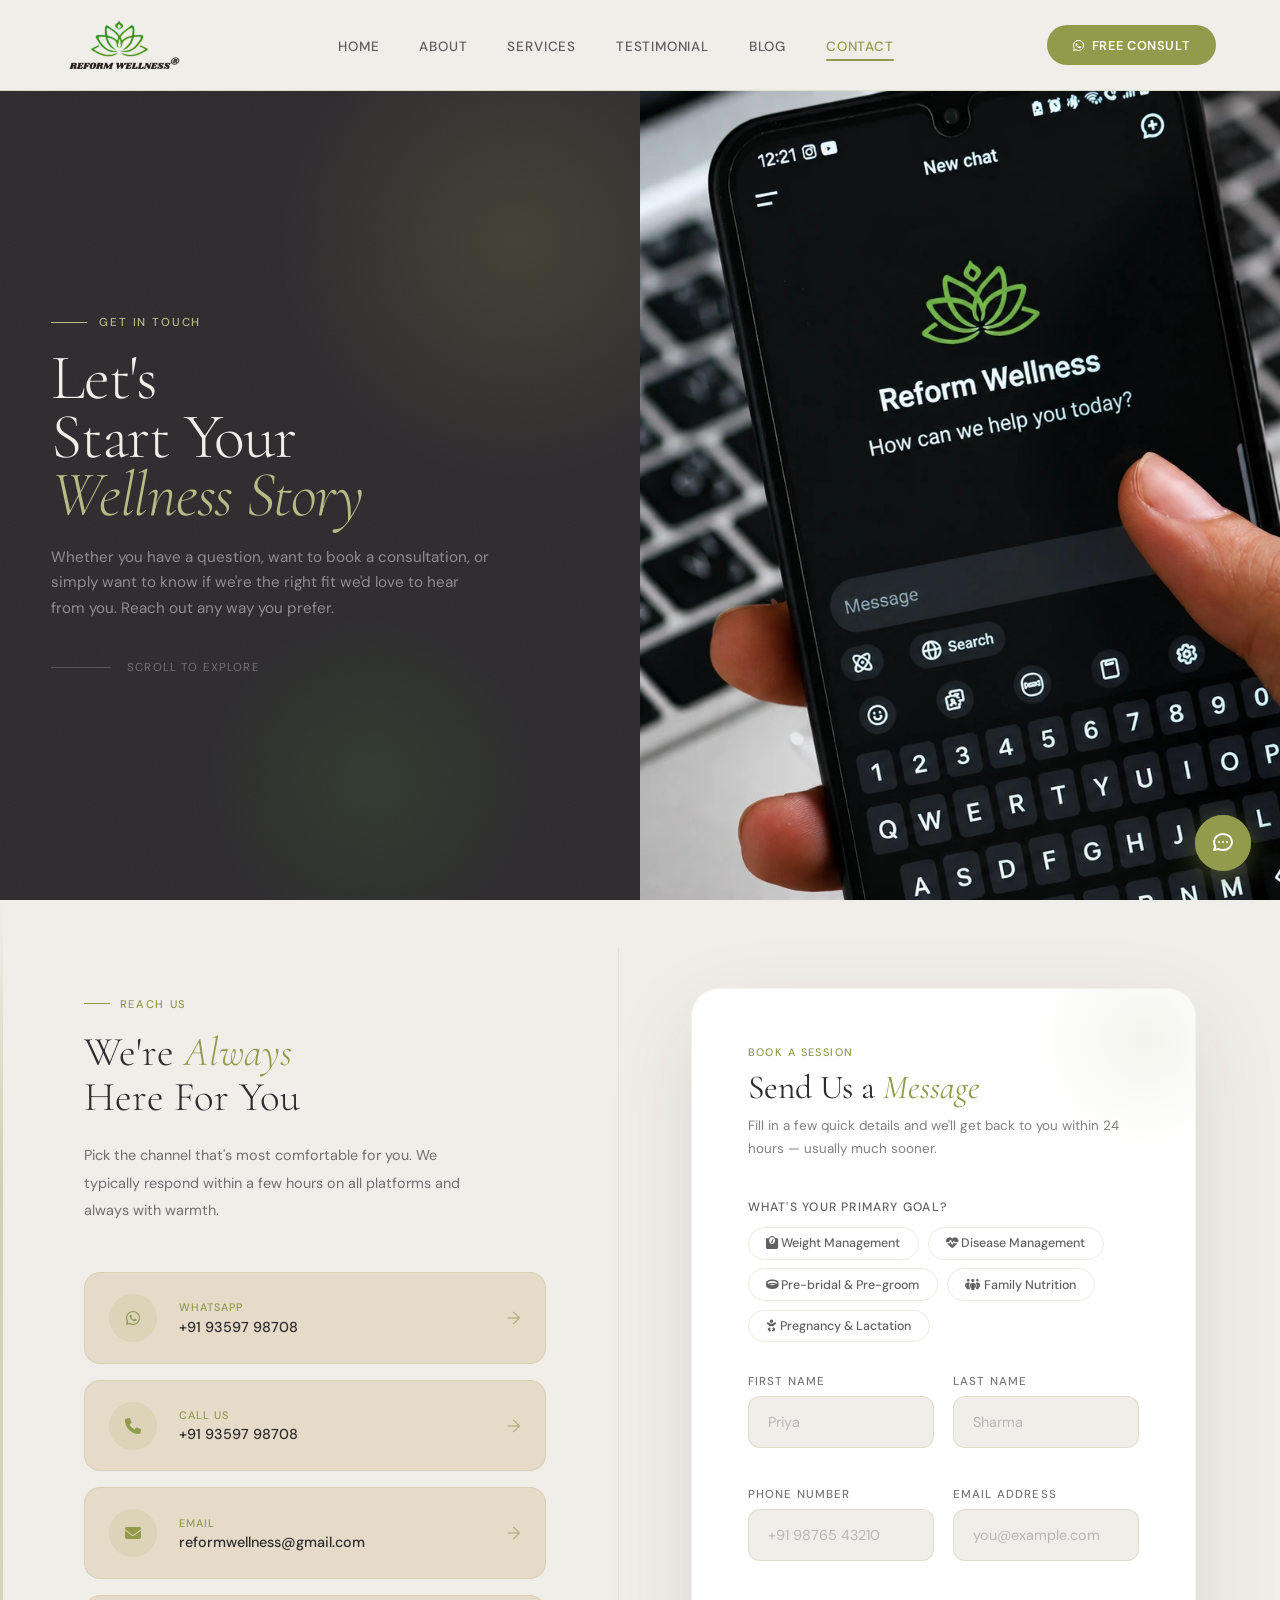
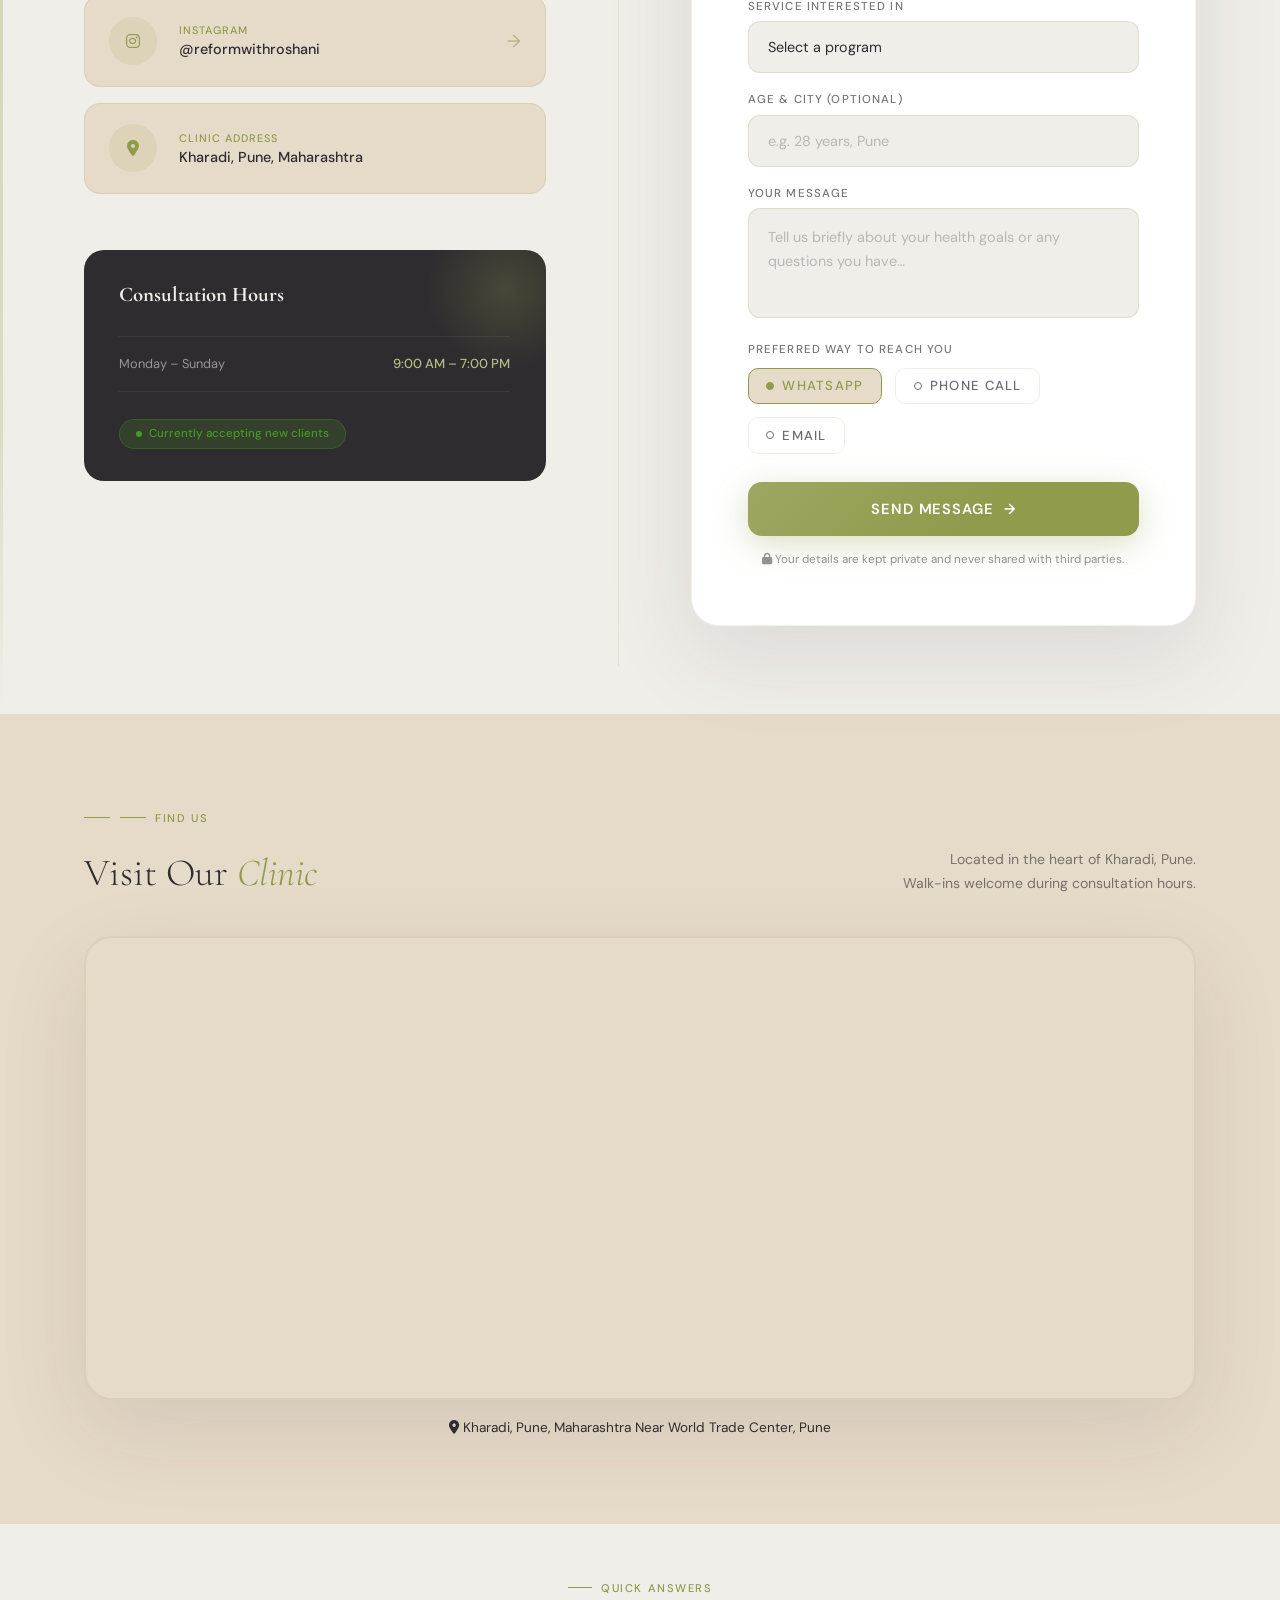
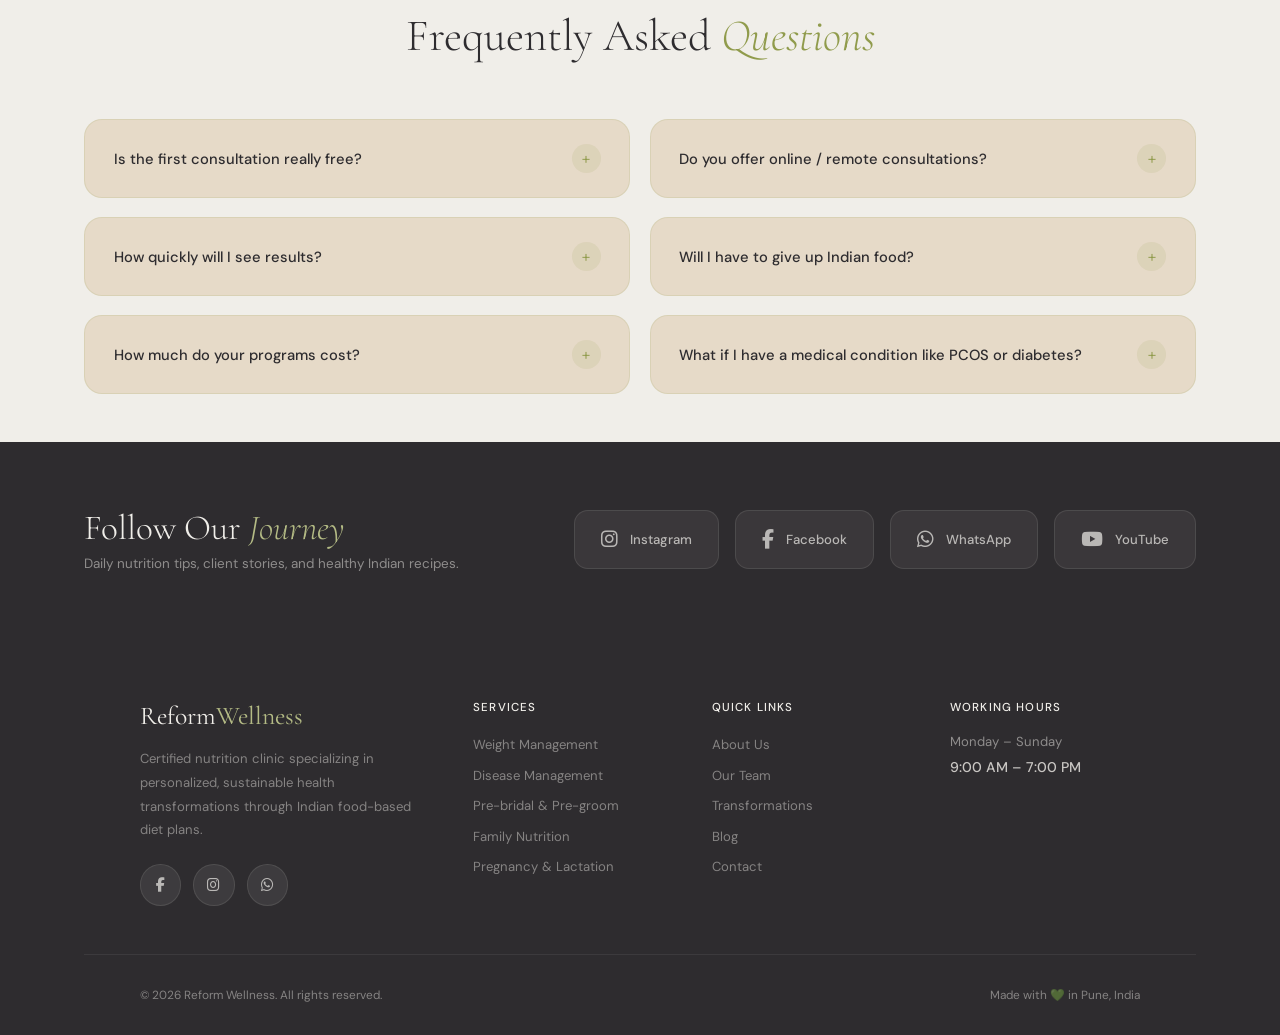
<file: contact/index.html>
<!DOCTYPE html>
<html lang="en">

<head>
    <meta charset="UTF-8" />
    <meta name="viewport" content="width=device-width, initial-scale=1.0" />
    <title>Contact Reform Wellness | Dietitian & Nutrition Consultation in Pune</title>
    <meta name="description"
        content="Looking for a trusted dietitian in Pune? Contact Reform Wellness in Kharadi for personalized nutrition plans, weight management, PCOS, diabetes care, pregnancy nutrition, and online consultations." />
    <meta name="keywords"
        content="Dietitian Pune, Nutritionist Pune, Weight Loss Dietitian Pune, PCOS Diet Plan, Diabetes Nutrition, Pregnancy Diet Consultation, Family Nutrition, Reform Wellness, Kharadi Pune Dietitian" />
    <meta property="og:type" content="website" />
    <meta property="og:title" content="Contact Reform Wellness | Personalized Nutrition & Wellness Care" />
    <meta property="og:description"
        content="Get in touch with Reform Wellness for expert nutrition guidance, weight management, PCOS, diabetes, pregnancy nutrition, and family wellness programs." />
    <meta property="og:url" content="https://www.reformwellness.in/contact-us" />
    <meta property="og:image" content="https://www.reformwellness.in/images/contact/contact-hero.webp" />
    <meta property="og:site_name" content="Reform Wellness" />
    <meta name="twitter:card" content="summary_large_image" />
    <meta name="twitter:title" content="Contact Reform Wellness" />
    <meta name="twitter:description" content="Book your free nutrition consultation with Reform Wellness in Pune." />
    <meta name="twitter:image" content="https://www.reformwellness.in/images/contact/contact-hero.webp" />
    <link rel="canonical" href="https://www.reformwellness.in/contact-us" />
    <link rel="icon" type="image/x-icon" href="/favicon_io/favicon.ico" />
    <link rel="stylesheet" href="https://cdnjs.cloudflare.com/ajax/libs/font-awesome/6.7.2/css/all.min.css" />
    <link
        href="https://fonts.googleapis.com/css2?family=Cormorant+Garamond:ital,wght@0,300;0,400;0,600;1,300;1,400&family=DM+Sans:wght@300;400;500;600&display=swap"
        rel="stylesheet" />
    <link href="https://fonts.googleapis.com/css2?family=Cardo:wght@400;700&display=swap" rel="stylesheet">
    <link rel="stylesheet" href="/css/style.css">
    <script type="application/ld+json">
{
  "@context": "https://schema.org",
  "@type": "Nutritionist",
  "name": "Reform Wellness",
  "image": "https://www.reformwellness.in/images/contact/contact-hero.webp",
  "url": "https://www.reformwellness.in",
  "telephone": "+91-9359798708",
  "email": "reformwellness@gmail.com",
  "address": {
    "@type": "PostalAddress",
    "addressLocality": "Kharadi",
    "addressRegion": "Maharashtra",
    "addressCountry": "IN"
  },
  "openingHours": "Mo-Su 09:00-19:00",
  "sameAs": [
    "https://www.instagram.com/reformwithroshani/",
    "https://www.facebook.com/profile.php?id=61572474097080",
    "https://www.youtube.com/@reformwellness"
  ]
}
</script>
    <style>
        .contact-hero {
            height: calc(100vh - 90px);
            min-height: calc(100vh - 90px);
            background: var(--dark);
            display: grid;
            grid-template-columns: 1fr 1fr;
            position: relative;
            overflow: hidden;
        }

        .hero-grain {
            position: absolute;
            inset: 0;
            pointer-events: none;
            background: url("data:image/svg+xml,%3Csvg xmlns='http://www.w3.org/2000/svg' width='280' height='280'%3E%3Cfilter id='n'%3E%3CfeTurbulence type='fractalNoise' baseFrequency='.68' numOctaves='4' stitchTiles='stitch'/%3E%3C/filter%3E%3Crect width='280' height='280' filter='url(%23n)' opacity='.05'/%3E%3C/svg%3E");
            opacity: .5;
        }

        .hero-blob {
            position: absolute;
            pointer-events: none;
            border-radius: 50%;
        }

        .hero-blob-1 {
            top: -100px;
            right: 40%;
            width: 500px;
            height: 500px;
            background: radial-gradient(circle, rgba(144, 155, 76, .2) 0%, transparent 68%);
        }

        .hero-blob-2 {
            bottom: -60px;
            left: 15%;
            width: 360px;
            height: 360px;
            background: radial-gradient(circle, rgba(72, 153, 38, .15) 0%, transparent 65%);
        }

        .hero-blob-3 {
            top: 30%;
            right: -80px;
            width: 300px;
            height: 300px;
            background: radial-gradient(circle, rgba(180, 187, 133, .12) 0%, transparent 65%);
        }

        .ch-left {
            display: flex;
            flex-direction: column;
            justify-content: center;
            position: relative;
            z-index: 2;

            padding-top: clamp(2rem, 4vh, 4rem);
            padding-bottom: clamp(2rem, 4vh, 4rem);
            padding-left: 8%;
            padding-right: 6%;
        }

        .ch-eyebrow {
            display: inline-flex;
            align-items: center;
            gap: .75rem;
            font-size: .72rem;
            letter-spacing: .16em;
            text-transform: uppercase;
            color: var(--secondary);
            font-weight: 500;
            margin-bottom: 1.2rem;
        }

        .ch-eyebrow::before {
            content: '';
            width: 36px;
            height: 1px;
            background: var(--secondary);
        }

        .ch-h1 {
            font-family: 'Cormorant Garamond', serif;
            font-size: clamp(3rem, 5vw, 6rem);
            font-weight: 300;
            line-height: .92;
            color: var(--light);
            letter-spacing: -.02em;
            margin-bottom: 1.2rem;
        }

        .ch-h1 em {
            font-style: italic;
            color: var(--secondary);
        }

        .ch-sub {
            font-size: .95rem;
            line-height: 1.7;
            color: rgba(240, 238, 233, .5);
            max-width: 440px;
            margin-bottom: 1.2rem;
        }

        .ch-scroll-hint {
            position: relative;
            margin-top: 1.2rem;
            display: flex;
            align-items: center;
            gap: 1rem;
            color: rgba(240, 238, 233, .35);
            font-size: .72rem;
            letter-spacing: .1em;
            text-transform: uppercase;
        }

        .ch-scroll-line {
            width: 60px;
            height: 1px;
            background: rgba(240, 238, 233, .2);
        }

        .ch-right {
            position: relative;
            overflow: hidden;
        }

        .ch-right img {
            width: 100%;
            height: 100%;
            object-fit: cover;
        }

        .contact-main {
            background: var(--light);
            position: relative;
        }

        .contact-main::before {
            content: '';
            position: absolute;
            top: 0;
            left: 0;
            bottom: 0;
            width: 3px;
            background: linear-gradient(180deg, transparent, var(--primary) 20%, var(--secondary) 80%, transparent);
            opacity: .35;
        }

        .main-grid {
            max-width: 1240px;
            margin: 0 auto;
            display: grid;
            grid-template-columns: 1fr 1.08fr;
            gap: 0;
            padding: 0 5%;
        }

        .left-panel {
            padding: 2.5rem 4.5rem 2.5rem 0;
            border-right: 1px solid rgba(144, 155, 76, .14);
        }

        .panel-tag {
            display: inline-flex;
            align-items: center;
            gap: .6rem;
            font-size: .7rem;
            letter-spacing: .15em;
            text-transform: uppercase;
            color: var(--primary);
            font-weight: 500;
            margin-bottom: 1.2rem;
        }

        .panel-tag::before {
            content: '';
            width: 26px;
            height: 1px;
            background: var(--primary);
        }

        .panel-h {
            font-family: 'Cormorant Garamond', serif;
            font-size: clamp(2rem, 3.2vw, 3.2rem);
            font-weight: 300;
            line-height: 1.1;
            color: var(--dark);
            margin-bottom: 1.4rem;
        }

        .panel-h em {
            font-style: italic;
            color: var(--primary);
        }

        .panel-body {
            font-size: .9rem;
            line-height: 1.9;
            opacity: .65;
            max-width: 400px;
            margin-bottom: 3rem;
        }

        .channels {
            display: flex;
            flex-direction: column;
            gap: 1rem;
            margin-bottom: 3.5rem;
        }

        .channel {
            display: grid;
            grid-template-columns: 3.2rem 1fr auto;
            align-items: center;
            gap: 1.2rem;
            padding: 1.3rem 1.5rem;
            background: var(--soft);
            border-radius: 16px;
            border: 1px solid rgba(144, 155, 76, .15);
            text-decoration: none;
            transition: background .28s, transform .25s, box-shadow .28s;
            position: relative;
            overflow: hidden;
        }

        .channel::after {
            content: '';
            position: absolute;
            inset: 0;
            background: linear-gradient(135deg, rgba(144, 155, 76, .12), transparent 60%);
            opacity: 0;
            transition: opacity .28s;
        }

        .channel:hover {
            background: var(--primary);
            transform: translateX(6px);
            box-shadow: 0 10px 40px rgba(144, 155, 76, .28);
        }

        .channel:hover .ch-title,
        .channel:hover .ch-val,
        .channel:hover .ch-arrow {
            color: #fff;
        }

        .channel:hover .ch-val {
            opacity: .8;
        }

        .ch-icon {
            width: 3rem;
            height: 3rem;
            min-width: 3rem;
            border-radius: 50%;
            background: rgba(144, 155, 76, 0.12);
            display: flex;
            align-items: center;
            justify-content: center;
            color: var(--primary);
            font-size: 1rem;
            transition: 0.3s ease;
        }

        .channel:hover .ch-icon {
            background: rgba(255, 255, 255, .15);
            color: #fff;
        }

        .ch-title {
            font-size: .68rem;
            text-transform: uppercase;
            letter-spacing: .09em;
            font-weight: 500;
            color: var(--primary);
            margin-bottom: .2rem;
            transition: color .28s;
        }

        .ch-val {
            font-size: .9rem;
            font-weight: 500;
            color: var(--dark);
            transition: color .28s, opacity .28s;
        }

        .ch-arrow {
            font-size: 1.1rem;
            color: var(--primary);
            opacity: .6;
            transition: color .28s, transform .25s;
        }

        .channel:hover .ch-arrow {
            transform: translateX(3px);
            opacity: 1;
        }

        .hours-block {
            background: var(--dark);
            border-radius: 20px;
            padding: 2rem 2.2rem;
            position: relative;
            overflow: hidden;
        }

        .hours-block::before {
            content: '';
            position: absolute;
            top: -40px;
            right: -40px;
            width: 160px;
            height: 160px;
            border-radius: 50%;
            background: radial-gradient(circle, rgba(144, 155, 76, .25) 0%, transparent 70%);
        }

        .hours-title {
            font-family: 'Cormorant Garamond', serif;
            font-size: 1.3rem;
            color: var(--light);
            margin-bottom: 1.3rem;
            position: relative;
        }

        .hours-rows {
            display: flex;
            flex-direction: column;
            gap: .65rem;
            position: relative;
        }

        .hours-row {
            display: flex;
            justify-content: space-between;
            align-items: center;
        }

        .hours-day {
            font-size: .8rem;
            color: rgba(240, 238, 233, .55);
        }

        .hours-time {
            font-size: .82rem;
            font-weight: 500;
            color: var(--secondary);
        }

        .hours-divider {
            height: 1px;
            background: rgba(240, 238, 233, .07);
            margin: .5rem 0;
        }

        .hours-badge {
            display: inline-flex;
            align-items: center;
            gap: .4rem;
            margin-top: 1.2rem;
            background: rgba(72, 153, 38, .18);
            border: 1px solid rgba(72, 153, 38, .3);
            border-radius: 100px;
            padding: .4rem 1rem;
            font-size: .72rem;
            color: var(--accent);
            font-weight: 500;
        }

        .hours-badge::before {
            content: '';
            width: 6px;
            height: 6px;
            border-radius: 50%;
            background: var(--accent);
            animation: pulse 1.8s ease-in-out infinite;
        }

        @keyframes pulse {

            0%,
            100% {
                opacity: 1;
                transform: scale(1)
            }

            50% {
                opacity: .5;
                transform: scale(1.4)
            }
        }

        .right-panel {
            padding: 2.5rem 0 2.5rem 4.5rem;
        }

        .form-card {
            background: #fff;
            border-radius: 28px;
            padding: 3.5rem;
            box-shadow: 0 30px 90px rgba(46, 44, 47, .1);
            border: 1px solid rgba(144, 155, 76, .12);
            position: relative;
            overflow: hidden;
        }

        .form-card::before {
            content: '';
            position: absolute;
            top: -60px;
            right: -60px;
            width: 220px;
            height: 220px;
            border-radius: 50%;
            background: radial-gradient(circle, rgba(144, 155, 76, .1) 0%, transparent 70%);
            pointer-events: none;
        }

        .form-card-tag {
            font-size: .68rem;
            text-transform: uppercase;
            letter-spacing: .13em;
            color: var(--primary);
            font-weight: 500;
            margin-bottom: .7rem;
        }

        .form-card-h {
            font-family: 'Cormorant Garamond', serif;
            font-size: 2.1rem;
            font-weight: 400;
            color: var(--dark);
            margin-bottom: .5rem;
            line-height: 1.1;
        }

        .form-card-h em {
            font-style: italic;
            color: var(--primary);
        }

        .form-card-sub {
            font-size: .84rem;
            opacity: .6;
            margin-bottom: 2.4rem;
            line-height: 1.7;
        }

        .goal-label {
            font-size: .76rem;
            text-transform: uppercase;
            letter-spacing: .1em;
            font-weight: 500;
            color: var(--dark);
            opacity: .75;
            margin-bottom: .75rem;
        }

        .goal-chips {
            display: flex;
            flex-wrap: wrap;
            gap: .55rem;
            margin-bottom: 2rem;
        }

        .goal-chip {
            padding: .45rem 1.1rem;
            border-radius: 100px;
            cursor: pointer;
            border: 1.5px solid rgba(144, 155, 76, .25);
            font-size: .78rem;
            font-weight: 500;
            color: var(--dark);
            opacity: .75;
            background: transparent;
            transition: all .22s;
            user-select: none;
        }

        .goal-chip:hover {
            border-color: var(--primary);
            opacity: 1;
        }

        .goal-chip.active {
            background: var(--primary);
            border-color: var(--primary);
            color: #fff;
            opacity: 1;
        }

        .form-row {
            display: grid;
            grid-template-columns: 1fr 1fr;
            gap: 1.2rem;
            margin-bottom: 1.2rem;
        }

        .form-group {
            display: flex;
            flex-direction: column;
            gap: .45rem;
            margin-bottom: 1.2rem;
        }

        .form-group.full {
            grid-column: 1/-1;
        }

        label {
            font-size: .72rem;
            text-transform: uppercase;
            letter-spacing: .1em;
            font-weight: 500;
            color: var(--dark);
            opacity: .65;
        }

        .field-wrap {
            position: relative;
        }

        .field-wrap input,
        .field-wrap select,
        .field-wrap textarea {
            width: 100%;
            padding: 1rem 1.2rem;
            border: 1.5px solid rgba(144, 155, 76, .2);
            border-radius: 12px;
            background: var(--light);
            font-family: 'DM Sans', sans-serif;
            font-size: .9rem;
            color: var(--dark);
            outline: none;
            transition: border-color .25s, box-shadow .25s, background .25s;
            appearance: none;
            -webkit-appearance: none;
        }

        .field-wrap input:focus,
        .field-wrap select:focus,
        .field-wrap textarea:focus {
            border-color: var(--primary);
            box-shadow: 0 0 0 4px rgba(144, 155, 76, .12);
            background: #fff;
        }

        .field-wrap input::placeholder,
        .field-wrap textarea::placeholder {
            opacity: .45;
        }

        .field-wrap textarea {
            resize: none;
            min-height: 110px;
            line-height: 1.7;
        }

        .field-wrap select {
            cursor: pointer;
        }

        .field-wrap::after {
            content: '';
            position: absolute;
            bottom: 0;
            left: 12px;
            right: 12px;
            height: 2px;
            background: linear-gradient(90deg, var(--primary), var(--secondary));
            border-radius: 2px;
            transform: scaleX(0);
            transform-origin: left;
            transition: transform .3s ease;
        }

        .field-wrap:focus-within::after {
            transform: scaleX(1);
        }

        .pref-label {
            font-size: .72rem;
            text-transform: uppercase;
            letter-spacing: .1em;
            font-weight: 500;
            color: var(--dark);
            opacity: .65;
            margin-bottom: .65rem;
        }

        .pref-options {
            display: flex;
            gap: .8rem;
            margin-bottom: 1.8rem;
            flex-wrap: wrap;
        }

        .pref-opt {
            display: flex;
            align-items: center;
            gap: .5rem;
            cursor: pointer;
            padding: .55rem 1.1rem;
            border-radius: 10px;
            border: 1.5px solid rgba(144, 155, 76, .2);
            font-size: .82rem;
            font-weight: 500;
            color: var(--dark);
            opacity: .7;
            transition: all .22s;
            user-select: none;
        }

        .pref-opt input[type=radio] {
            display: none;
        }

        .pref-opt.checked {
            background: var(--soft);
            border-color: var(--primary);
            opacity: 1;
            color: var(--primary);
        }

        .pref-opt .pref-dot {
            width: 8px;
            height: 8px;
            border-radius: 50%;
            border: 1.5px solid currentColor;
            flex-shrink: 0;
            transition: background .2s;
        }

        .pref-opt.checked .pref-dot {
            background: var(--primary);
            border-color: var(--primary);
        }

        .submit-btn {
            width: 100%;
            padding: 1.05rem;
            background: var(--primary);
            color: #fff;
            border: none;
            border-radius: 14px;
            cursor: pointer;
            font-family: 'DM Sans', sans-serif;
            font-size: .92rem;
            font-weight: 600;
            letter-spacing: .06em;
            text-transform: uppercase;
            box-shadow: 0 8px 32px rgba(144, 155, 76, .32);
            transition: background .25s, transform .2s, box-shadow .25s;
            position: relative;
            overflow: hidden;
        }

        .submit-btn::before {
            content: '';
            position: absolute;
            inset: 0;
            background: linear-gradient(135deg, rgba(255, 255, 255, .12) 0%, transparent 60%);
        }

        .submit-btn:hover {
            background: var(--accent);
            transform: translateY(-2px);
            box-shadow: 0 14px 40px rgba(72, 153, 38, .38);
        }

        .submit-btn:active {
            transform: translateY(0);
        }

        .form-note {
            font-size: .73rem;
            opacity: .5;
            text-align: center;
            margin-top: .9rem;
            line-height: 1.6;
        }

        .form-success {
            display: none;
            text-align: center;
            padding: 3rem 2rem;
        }

        .form-success.show {
            display: block;
        }

        .form-success-icon {
            font-size: 3.5rem;
            margin-bottom: 1.2rem;
        }

        .form-success-h {
            font-family: 'Cormorant Garamond', serif;
            font-size: 2rem;
            color: var(--dark);
            margin-bottom: .6rem;
        }

        .form-success-p {
            font-size: .88rem;
            opacity: .65;
            line-height: 1.8;
        }

        .map-section {
            background: var(--soft);
        }

        .map-wrap {
            max-width: 1240px;
            margin: 0 auto;
            padding: 0 5% 2.5rem;
        }

        .map-header {
            padding-top: 2.5rem;
            margin-bottom: 2.5rem;
            display: flex;
            justify-content: space-between;
            align-items: flex-end;
        }

        .map-frame {
            border-radius: 28px;
            overflow: hidden;
            box-shadow: 0 30px 90px rgba(46, 44, 47, .1);
            border: 2px solid rgba(144, 155, 76, .15);
        }

        .map-frame iframe {
            display: block;
            width: 100%;
            height: 460px;
            border: none;
        }

        .map-sub {
            font-size: .85rem;
            opacity: .6;
            margin-top: 1.2rem;
            text-align: center;
        }

        .faq {
            background: var(--light);
        }

        .faq-grid {
            display: grid;
            grid-template-columns: 1fr 1fr;
            gap: 1.2rem;
            margin-top: 3.5rem;
        }

        .faq-item {
            background: var(--soft);
            border-radius: 18px;
            border: 1px solid rgba(144, 155, 76, .15);
            overflow: hidden;
        }

        .faq-q {
            display: flex;
            justify-content: space-between;
            align-items: center;
            padding: 1.5rem 1.8rem;
            cursor: pointer;
            font-size: .92rem;
            font-weight: 500;
            color: var(--dark);
            gap: 1rem;
            transition: color .2s;
        }

        .faq-q:hover {
            color: var(--primary);
        }

        .faq-icon {
            width: 1.8rem;
            height: 1.8rem;
            border-radius: 50%;
            flex-shrink: 0;
            background: rgba(144, 155, 76, .12);
            display: flex;
            align-items: center;
            justify-content: center;
            font-size: 1rem;
            color: var(--primary);
            font-weight: 300;
            transition: transform .3s, background .25s;
        }

        .faq-item.open .faq-icon {
            transform: rotate(45deg);
            background: var(--primary);
            color: #fff;
        }

        .faq-a {
            max-height: 0;
            overflow: hidden;
            font-size: .84rem;
            line-height: 1.8;
            opacity: .65;
            padding: 0 1.8rem;
            transition: max-height .4s ease, padding .3s;
        }

        .faq-item.open .faq-a {
            max-height: 200px;
            padding: 0 1.8rem 1.5rem;
        }

        .social-strip {
            background: var(--dark);
            padding: 4rem 0;
        }

        .social-inner {
            max-width: 1240px;
            margin: 0 auto;
            padding: 0 5%;
            display: flex;
            align-items: center;
            justify-content: space-between;
            gap: 2rem;
            flex-wrap: wrap;
        }

        .social-text h3 {
            font-family: 'Cormorant Garamond', serif;
            font-size: 2.2rem;
            font-weight: 300;
            color: var(--light);
            margin-bottom: .4rem;
        }

        .social-text h3 em {
            font-style: italic;
            color: var(--secondary);
        }

        .social-text p {
            font-size: .84rem;
            color: rgba(240, 238, 233, .5);
        }

        .social-cards {
            display: flex;
            gap: 1rem;
            flex-wrap: wrap;
        }

        .social-card {
            display: flex;
            align-items: center;
            gap: .8rem;
            padding: 1rem 1.6rem;
            border-radius: 14px;
            background: rgba(240, 238, 233, .06);
            border: 1px solid rgba(240, 238, 233, .1);
            text-decoration: none;
            color: rgba(240, 238, 233, .7);
            font-size: .82rem;
            font-weight: 500;
            transition: background .25s, color .25s, transform .2s;
        }

        .social-card:hover {
            background: var(--primary);
            color: #fff;
            transform: translateY(-3px);
            border-color: var(--primary);
        }

        .social-icon {
            font-size: 1.2rem;
        }

        footer {
            background: var(--dark);
            color: rgba(240, 238, 233, .45);
            padding: 4rem 0 2rem;
        }

        .footer-grid {
            max-width: 1240px;
            margin: 0 auto;
            padding: 0 5%;
            display: grid;
            grid-template-columns: 1.5fr 1fr 1fr 1fr;
            gap: 3rem;
            margin-bottom: 3rem;
        }

        .footer-logo {
            font-family: 'Cormorant Garamond', serif;
            font-size: 1.5rem;
            color: var(--light);
            margin-bottom: .9rem;
        }

        .footer-logo span {
            color: var(--secondary);
        }

        .footer-desc {
            font-size: .82rem;
            line-height: 1.8;
            margin-bottom: 1.4rem;
        }

        .footer-col-title {
            color: var(--light);
            font-size: .72rem;
            text-transform: uppercase;
            letter-spacing: .1em;
            font-weight: 500;
            margin-bottom: 1.1rem;
        }

        .footer-links {
            list-style: none;
            display: flex;
            flex-direction: column;
            gap: .6rem;
        }

        .footer-links a {
            text-decoration: none;
            color: rgba(240, 238, 233, .45);
            font-size: .82rem;
            transition: color .2s;
        }

        .footer-links a:hover {
            color: var(--secondary);
        }

        .footer-bottom {
            max-width: 1240px;
            margin: 0 auto;
            padding: 2rem 5% 0;
            border-top: 1px solid rgba(240, 238, 233, .07);
            display: flex;
            justify-content: space-between;
            font-size: .74rem;
        }

        .fade-up {
            opacity: 0;
            transform: translateY(28px);
            transition: opacity .7s ease, transform .7s ease;
        }

        .fade-left {
            opacity: 0;
            transform: translateX(-28px);
            transition: opacity .7s ease, transform .7s ease;
        }

        .fade-right {
            opacity: 0;
            transform: translateX(28px);
            transition: opacity .7s ease, transform .7s ease;
        }

        .fade-up.visible,
        .fade-left.visible,
        .fade-right.visible {
            opacity: 1;
            transform: none;
        }

        @media(max-width:1024px) {

            .contact-hero {
                height: calc(100svh - 90px);
                min-height: calc(100svh - 90px);

                display: grid;
                grid-template-columns: 1fr 1fr;
                grid-template-rows: 1fr;

                overflow: hidden;
            }

            .ch-left {
                padding: 1.2rem 6% 0.8rem;

                display: flex;
                flex-direction: column;
                justify-content: center;
                align-items: flex-start;

                text-align: left;
                min-height: 0;
                z-index: 2;
            }

            .ch-eyebrow {
                font-size: 0.7rem;
                margin-bottom: 0.5rem;
            }

            .ch-h1 {
                font-size: clamp(1.8rem, 5vw, 2.8rem);
                line-height: 1.05;
                margin-bottom: 0.5rem;
            }

            .ch-sub {
                font-size: 0.82rem;
                line-height: 1.55;
                margin-bottom: 0.7rem;
                max-width: 95%;
            }

            .ch-scroll-hint {
                margin-top: 0.3rem;
            }

            .ch-right {
                position: relative;
                height: 100%;
                min-height: 0;
                overflow: hidden;
            }

            .ch-right img {
                width: 100%;
                height: 100%;

                object-fit: cover;
                object-position: center center;

                display: block;
            }

            .main-grid {
                grid-template-columns: 1fr;
            }

            .left-panel {
                padding: 4rem 0;
                border-right: none;
                border-bottom: 1px solid rgba(144, 155, 76, .14);
            }

            .right-panel {
                padding: 3.5rem 0 4rem;
            }

            nav .nav-links {
                display: none;
            }

            .faq-grid {
                grid-template-columns: 1fr;
            }

            .footer-grid {
                grid-template-columns: 1fr 1fr;
            }

            .social-inner {
                flex-direction: column;
            }
        }

        @media(max-width:768px) {

            .contact-hero {
                grid-template-columns: 1fr;
                grid-template-rows: 60% 40%;
            }

            .ch-right {
                order: 1;
            }

            .ch-left {
                order: 2;

                align-items: center;
                text-align: center;

                padding: 1rem 5% 0.8rem;
            }

            .ch-right img {
                object-position: center center;
            }
        }

        @media(max-width:640px) {

            .contact-hero {
                height: calc(100svh - 90px);
                min-height: calc(100svh - 90px);

                grid-template-rows: 58% 42%;
            }

            .ch-left {
                padding: 1rem 5% 0.6rem;
            }

            .ch-eyebrow {
                font-size: 0.65rem;
                margin-bottom: 0.4rem;
            }

            .ch-h1 br {
                display: none;
            }

            .ch-h1 {
                font-size: clamp(1.6rem, 6.5vw, 2.4rem);
                margin-bottom: 0.4rem;
                line-height: 1.2;
            }

            .ch-sub {
                font-size: 0.78rem;
                margin-bottom: 0.6rem;
            }

            .ch-right {
                position: relative;
                overflow: hidden;
            }

            .ch-right img {
                width: 100%;
                height: 100%;

                object-fit: cover;
                object-position: center center;
            }

            .form-row {
                grid-template-columns: 1fr;
            }

            .contact-hero-inner {
                min-height: calc(100vh - 90px);
                padding: 6% 6% 8% 8%;
                align-items: center;
            }

            .hero-deco {
                display: none;
            }

            .footer-grid {
                grid-template-columns: 1fr;
            }

            .footer-bottom {
                flex-direction: column;
                gap: .5rem;
                text-align: center;
            }

            .form-card {
                padding: 2.2rem 1.8rem;
            }
        }

        @media(max-width:480px) {

            .contact-hero {
                height: calc(100svh - 90px);
                min-height: calc(100svh - 90px);

                grid-template-rows: 55% 45%;
            }

            .ch-left {
                padding: 0.7rem 5% 0.4rem;
            }

            .ch-h1 {
                font-size: clamp(1.4rem, 7.5vw, 2rem);
                margin-bottom: 0.3rem;
            }

            .ch-sub {
                font-size: 0.72rem;
                margin-bottom: 0.5rem;
            }
        }

        @media(max-width:400px) {

            .contact-hero {
                grid-template-rows: 52% 48%;
            }

            .ch-h1 {
                font-size: clamp(1.3rem, 8vw, 1.8rem);
            }
        }
    </style>
</head>

<body>

    <div id="navbar"></div>

    <section class="contact-hero">
        <div class="hero-grain"></div>
        <div class="hero-blob hero-blob-1"></div>
        <div class="hero-blob hero-blob-2"></div>
        <div class="hero-blob hero-blob-3"></div>

        <div class="ch-left">
            <span class="ch-eyebrow">Get In Touch</span>
            <h1 class="ch-h1"><span>Let's</span><br>
                <span>Start Your</span><br>
                <em>Wellness Story</em>
            </h1>
            <p class="ch-sub">Whether you have a question, want to book a consultation, or simply want to know if
                we're the right fit we'd love to hear from you. Reach out any way you prefer.</p>
            <div class="ch-scroll-hint">
                <span class="ch-scroll-line"></span>
                <span>Scroll to explore</span>
            </div>
        </div>
        <div class="ch-right">
            <img src="/images/contact/contact-hero.webp" alt="Healthy lifestyle wellness" />
        </div>
    </section>

    <section class="contact-main">
        <div class="main-grid">

            <div class="left-panel fade-left">
                <span class="panel-tag">Reach Us</span>
                <h2 class="panel-h">We're <em>Always</em><br>Here For You</h2>
                <p class="panel-body">Pick the channel that's most comfortable for you. We typically respond within a
                    few hours on all platforms and always with warmth.</p>

                <div class="channels">
                    <a href="https://wa.me/919359798708" target="_blank" class="channel">
                        <div class="ch-icon"><i class="fa-brands fa-whatsapp"></i></div>
                        <div>
                            <div class="ch-title">WhatsApp</div>
                            <div class="ch-val">+91 93597 98708</div>
                        </div>
                        <span class="ch-arrow">→</span>
                    </a>
                    <a href="tel:+919359798708" class="channel">
                        <div class="ch-icon"><i class="fa-solid fa-phone"></i></div>
                        <div>
                            <div class="ch-title">Call Us</div>
                            <div class="ch-val">+91 93597 98708</div>
                        </div>
                        <span class="ch-arrow">→</span>
                    </a>
                    <a href="mailto:reformwellness@gmail.com" class="channel">
                        <div class="ch-icon"><i class="fa-solid fa-envelope"></i></div>
                        <div>
                            <div class="ch-title">Email</div>
                            <div class="ch-val">reformwellness@gmail.com</div>
                        </div>
                        <span class="ch-arrow">→</span>
                    </a>
                    <a href="https://www.instagram.com/reformwithroshani/" target="_blank" class="channel">
                        <div class="ch-icon"><i class="fa-brands fa-instagram"></i></div>
                        <div>
                            <div class="ch-title">Instagram</div>
                            <div class="ch-val">@reformwithroshani</div>
                        </div>
                        <span class="ch-arrow">→</span>
                    </a>
                    <div class="channel" style="cursor:default;">
                        <div class="ch-icon"><i class="fa-solid fa-location-dot"></i></div>
                        <div>
                            <div class="ch-title">Clinic Address</div>
                            <div class="ch-val">Kharadi, Pune, Maharashtra</div>
                        </div>
                        <span class="ch-arrow" style="opacity:0;">→</span>
                    </div>
                </div>

                <div class="hours-block">
                    <h4 class="hours-title">Consultation Hours</h4>
                    <div class="hours-rows">
                        <div class="hours-divider"></div>
                        <div class="hours-row">
                            <span class="hours-day">Monday – Sunday</span>
                            <span class="hours-time">9:00 AM – 7:00 PM</span>
                        </div>
                        <div class="hours-divider"></div>
                    </div>
                    <div class="hours-badge">Currently accepting new clients</div>
                </div>
            </div>

            <div class="right-panel fade-right">
                <div class="form-card">

                    <div id="formView">
                        <div class="form-card-tag">Book a Session</div>
                        <h3 class="form-card-h">Send Us a <em>Message</em></h3>
                        <p class="form-card-sub">Fill in a few quick details and we'll get back to you within 24 hours —
                            usually much sooner.</p>

                        <p class="goal-label">What's your primary goal?</p>
                        <div class="goal-chips">
                            <span class="goal-chip" onclick="toggleChip(this)"><i class="fa-solid fa-weight-scale"></i>
                                Weight Management</span>
                            <span class="goal-chip" onclick="toggleChip(this)"><i class="fa-solid fa-heart-pulse"></i>
                                Disease Management</span>
                            <span class="goal-chip" onclick="toggleChip(this)"><i class="fa-solid fa-ring"></i>
                                Pre-bridal & Pre-groom</span>
                            <span class="goal-chip" onclick="toggleChip(this)"><i class="fa-solid fa-people-group"></i>
                                Family Nutrition</span>
                            <span class="goal-chip" onclick="toggleChip(this)"><i class="fa-solid fa-baby"></i>
                                Pregnancy & Lactation</span>
                        </div>

                        <form id="contactForm" novalidate>
                            <div class="form-row">
                                <div class="form-group">
                                    <label for="fname">First Name</label>
                                    <div class="field-wrap">
                                        <input type="text" id="fname" placeholder="Priya" required />
                                    </div>
                                </div>
                                <div class="form-group">
                                    <label for="lname">Last Name</label>
                                    <div class="field-wrap">
                                        <input type="text" id="lname" placeholder="Sharma" />
                                    </div>
                                </div>
                            </div>

                            <div class="form-row">
                                <div class="form-group">
                                    <label for="phone">Phone Number</label>
                                    <div class="field-wrap">
                                        <input type="tel" id="phone" placeholder="+91 98765 43210" required />
                                    </div>
                                </div>
                                <div class="form-group">
                                    <label for="email">Email Address</label>
                                    <div class="field-wrap">
                                        <input type="email" id="email" placeholder="you@example.com" />
                                    </div>
                                </div>
                            </div>

                            <div class="form-group">
                                <label for="service">Service Interested In</label>
                                <div class="field-wrap">
                                    <select id="service">
                                        <option value="" disabled selected>Select a program</option>
                                        <option>Weight Management Plan</option>
                                        <option>Disease Management Plan</option>
                                        <option>Pre-bridal & Pre-groom Plan</option>
                                        <option>Family Nutrition Plan</option>
                                        <option>Pregnancy & Lactation Plan</option>
                                        <option>Not Sure Need Guidance</option>
                                    </select>
                                </div>
                            </div>

                            <div class="form-group">
                                <label for="age">Age &amp; City (optional)</label>
                                <div class="field-wrap">
                                    <input type="text" id="age" placeholder="e.g. 28 years, Pune" />
                                </div>
                            </div>

                            <div class="form-group">
                                <label for="msg">Your Message</label>
                                <div class="field-wrap">
                                    <textarea id="msg"
                                        placeholder="Tell us briefly about your health goals or any questions you have…"></textarea>
                                </div>
                            </div>

                            <p class="pref-label">Preferred way to reach you</p>
                            <div class="pref-options">
                                <label class="pref-opt checked" id="pref-wa">
                                    <input type="radio" name="pref" value="whatsapp" checked
                                        onchange="selectPref(this.parentElement)" />
                                    <span class="pref-dot"></span> WhatsApp
                                </label>
                                <label class="pref-opt" id="pref-call">
                                    <input type="radio" name="pref" value="call"
                                        onchange="selectPref(this.parentElement)" />
                                    <span class="pref-dot"></span> Phone Call
                                </label>
                                <label class="pref-opt" id="pref-email">
                                    <input type="radio" name="pref" value="email"
                                        onchange="selectPref(this.parentElement)" />
                                    <span class="pref-dot"></span> Email
                                </label>
                            </div>

                            <button type="submit" class="submit-btn" id="submitBtn">
                                Send Message &nbsp;→
                            </button>
                            <p class="form-note"><i class="fas fa-lock"></i> Your details are kept private and never
                                shared with third parties.
                            </p>
                        </form>
                    </div>

                    <div class="form-success" id="formSuccess">
                        <div class="form-success-icon">🌿</div>
                        <h3 class="form-success-h">Message Received!</h3>
                        <p class="form-success-p">Thank you for reaching out to Reform Wellness.<br>We'll get back to
                            you within 24 hours usually much sooner.<br><br>
                            <a href="https://wa.me/919359798708" target="_blank"
                                style="color:var(--primary);font-weight:500;font-size:.88rem;">
                                For instant help, message us on WhatsApp →
                            </a>
                        </p>
                    </div>

                </div>
            </div>
        </div>
    </section>

    <section class="map-section">
        <div class="map-wrap">
            <div class="map-header fade-up">
                <div>
                    <span class="panel-tag"
                        style="display:inline-flex;align-items:center;gap:.6rem;font-size:.7rem;letter-spacing:.14em;text-transform:uppercase;color:var(--primary);font-weight:500;">
                        <span style="display:block;width:26px;height:1px;background:var(--primary);"></span>Find Us
                    </span>
                    <h2
                        style="font-family:'Cormorant Garamond',serif;font-size:clamp(2rem,3vw,3rem);font-weight:300;color:var(--dark);margin-top:.4rem;">
                        Visit Our <em style="font-style:italic;color:var(--primary);">Clinic</em>
                    </h2>
                </div>
                <p style="font-size:.88rem;opacity:.6;max-width:340px;text-align:right;line-height:1.75;">
                    Located in the heart of Kharadi, Pune.<br>
                    Walk-ins welcome during consultation hours.
                </p>
            </div>
            <div class="map-frame fade-up">
                <iframe src="https://www.google.com/maps?q=Reform+Wellness+Clinic+Pune&output=embed" allowfullscreen=""
                    loading="lazy" referrerpolicy="no-referrer-when-downgrade">
                </iframe>
            </div>
            <p class="map-sub fade-up"><i class="fas fa-map-marker-alt"></i> Kharadi, Pune, Maharashtra Near World
                Trade Center, Pune</p>
        </div>
    </section>

    <section class="faq">
        <div class="container" style="max-width:1240px;">
            <div class="fade-up" style="text-align:center;margin-bottom:0;">
                <span
                    style="display:inline-flex;align-items:center;gap:.6rem;font-size:.7rem;letter-spacing:.14em;text-transform:uppercase;color:var(--primary);font-weight:500;margin-bottom:.9rem;">
                    <span style="width:24px;height:1px;background:var(--primary);display:block;"></span>Quick Answers
                </span>
                <h2
                    style="font-family:'Cormorant Garamond',serif;font-size:clamp(2.2rem,3.5vw,3.5rem);font-weight:300;color:var(--dark);">
                    Frequently Asked <em style="font-style:italic;color:var(--primary);">Questions</em>
                </h2>
            </div>
            <div class="faq-grid fade-up">

                <div class="faq-item">
                    <div class="faq-q" onclick="toggleFaq(this)">
                        Is the first consultation really free?
                        <span class="faq-icon">+</span>
                    </div>
                    <div class="faq-a">Yes! Your first consultation is completely free and has no obligation. We'll
                        understand your goals, assess your current health, and explain how we can help before you
                        commit to anything.</div>
                </div>

                <div class="faq-item">
                    <div class="faq-q" onclick="toggleFaq(this)">
                        Do you offer online / remote consultations?
                        <span class="faq-icon">+</span>
                    </div>
                    <div class="faq-a">Absolutely. All our consultations and follow-ups are available online via
                        WhatsApp, Zoom, or phone call. We serve clients from across India with the same quality of care
                        as in-person visits.</div>
                </div>

                <div class="faq-item">
                    <div class="faq-q" onclick="toggleFaq(this)">
                        How quickly will I see results?
                        <span class="faq-icon">+</span>
                    </div>
                    <div class="faq-a">Most clients begin noticing meaningful improvements in energy, digestion, and
                        overall wellbeing within 2–3 weeks. Visible physical changes typically appear within 4–8 weeks,
                        depending on your goals and consistency.</div>
                </div>

                <div class="faq-item">
                    <div class="faq-q" onclick="toggleFaq(this)">
                        Will I have to give up Indian food?
                        <span class="faq-icon">+</span>
                    </div>
                    <div class="faq-a">Never. Our plans are built entirely around Indian cuisine dal, sabzi, rotis,
                        rice, curd, and everything you love. We believe food should nourish both your body and your
                        culture.</div>
                </div>

                <div class="faq-item">
                    <div class="faq-q" onclick="toggleFaq(this)">
                        How much do your programs cost?
                        <span class="faq-icon">+</span>
                    </div>
                    <div class="faq-a">Our program pricing varies based on the duration, condition complexity, and level
                        of support required. We offer transparent packages with no hidden costs. Your free consultation
                        will include full pricing details.</div>
                </div>

                <div class="faq-item">
                    <div class="faq-q" onclick="toggleFaq(this)">
                        What if I have a medical condition like PCOS or diabetes?
                        <span class="faq-icon">+</span>
                    </div>
                    <div class="faq-a">We specialize in therapeutic nutrition for medical conditions including PCOS,
                        thyroid disorders, type 2 diabetes, hypertension, and more. All plans are evidence-based and
                        developed in coordination with your healthcare provider.</div>
                </div>

            </div>
        </div>
    </section>

    <section class="social-strip">
        <div class="social-inner fade-up">
            <div class="social-text">
                <h3>Follow Our <em>Journey</em></h3>
                <p>Daily nutrition tips, client stories, and healthy Indian recipes.</p>
            </div>
            <div class="social-cards">
                <a href="https://www.instagram.com/reformwithroshani/" target="_blank" class="social-card">
                    <span class="social-icon"><i class="fa-brands fa-instagram"></i></span> Instagram
                </a>
                <a href="https://www.facebook.com/profile.php?id=61572474097080" target="_blank" class="social-card">
                    <span class="social-icon"><i class="fa-brands fa-facebook-f"></i></span> Facebook
                </a>
                <a href="https://wa.me/919359798708" target="_blank" class="social-card">
                    <span class="social-icon"><i class="fa-brands fa-whatsapp"></i></span> WhatsApp
                </a>
                <a href="https://www.youtube.com/@reformwellness" target="_blank" class="social-card">
                    <span class="social-icon"><i class="fa-brands fa-youtube"></i></span> YouTube
                </a>
            </div>
        </div>
    </section>

    <div id="footer"></div>

    <div class="rw-fab-wrap" id="rwFabWrap">
        <div class="rw-fab-options" id="rwFabOpts">
            <a href="https://wa.me/919359798708" target="_blank" class="rw-fab-option" aria-label="Chat on WhatsApp">
                <span class="rw-fab-label">WhatsApp Us</span>
                <div class="rw-fab-icon rw-wa">
                    <svg width="22" height="22" viewBox="0 0 24 24" fill="none" aria-hidden="true">
                        <path
                            d="M17.472 14.382c-.297-.149-1.758-.867-2.03-.967-.273-.099-.471-.148-.67.15-.197.297-.767.966-.94 1.164-.173.199-.347.223-.644.075-.297-.15-1.255-.463-2.39-1.475-.883-.788-1.48-1.761-1.653-2.059-.173-.297-.018-.458.13-.606.134-.133.298-.347.446-.52.149-.174.198-.298.298-.497.099-.198.05-.371-.025-.52-.075-.149-.669-1.612-.916-2.207-.242-.579-.487-.5-.669-.51-.173-.008-.371-.01-.57-.01-.198 0-.52.074-.792.372-.272.297-1.04 1.016-1.04 2.479 0 1.462 1.065 2.875 1.213 3.074.149.198 2.096 3.2 5.077 4.487.709.306 1.262.489 1.694.625.712.227 1.36.195 1.871.118.571-.085 1.758-.719 2.006-1.413.248-.694.248-1.289.173-1.413-.074-.124-.272-.198-.57-.347z"
                            fill="white" />
                        <path
                            d="M12 2C6.477 2 2 6.477 2 12c0 1.89.525 3.659 1.438 5.168L2 22l4.978-1.402A9.96 9.96 0 0012 22c5.523 0 10-4.477 10-10S17.523 2 12 2zm0 18a8 8 0 01-4.145-1.155l-.295-.175-3.087.87.872-3.011-.193-.31A8 8 0 1112 20z"
                            fill="white" />
                    </svg>
                </div>
            </a>
            <a href="tel:+919359798708" class="rw-fab-option" aria-label="Call us">
                <span class="rw-fab-label">Call Us Now</span>
                <div class="rw-fab-icon rw-call">
                    <svg width="20" height="20" viewBox="0 0 24 24" fill="none" aria-hidden="true">
                        <path
                            d="M6.6 10.8c1.4 2.8 3.8 5.1 6.6 6.6l2.2-2.2c.3-.3.7-.4 1-.2 1.1.4 2.3.6 3.6.6.6 0 1 .4 1 1V20c0 .6-.4 1-1 1C10.6 21 3 13.4 3 4c0-.6.4-1 1-1h3.5c.6 0 1 .4 1 1 0 1.3.2 2.5.6 3.6.1.3 0 .7-.2 1L6.6 10.8z"
                            fill="white" />
                    </svg>
                </div>
            </a>
        </div>
        <div class="rw-fab-main-wrap">
            <div class="rw-fab-pulse"></div>
            <div class="rw-fab-pulse rw-p2"></div>
            <button class="rw-fab-main rw-open" id="rwFabBtn" aria-label="Contact options">
                <span class="rw-ic-msg" aria-hidden="true">
                    <svg width="24" height="24" viewBox="0 0 24 24" fill="none">
                        <path
                            d="M8 12h.01M12 12h.01M16 12h.01M21 12c0 4.418-4.03 8-9 8a9.863 9.863 0 01-4.255-.949L3 20l1.395-3.72C3.512 15.042 3 13.574 3 12c0-4.418 4.03-8 9-8s9 3.582 9 8z"
                            stroke="white" stroke-width="2" stroke-linecap="round" stroke-linejoin="round" />
                    </svg>
                </span>
                <span class="rw-ic-close" aria-hidden="true">
                    <svg width="22" height="22" viewBox="0 0 24 24" fill="none">
                        <path d="M18 6L6 18M6 6l12 12" stroke="white" stroke-width="2.5" stroke-linecap="round" />
                    </svg>
                </span>
            </button>
        </div>
    </div>

    <script src="/js/main.js"></script>

    <script>
        const nav = document.getElementById('navbar');
        window.addEventListener('scroll', () => nav.classList.toggle('scrolled', scrollY > 60));

        const allFade = document.querySelectorAll('.fade-up,.fade-left,.fade-right');
        const obs = new IntersectionObserver((entries) => {
            entries.forEach((e, i) => {
                if (e.isIntersecting) {
                    setTimeout(() => e.target.classList.add('visible'), i * 80);
                    obs.unobserve(e.target);
                }
            });
        }, { threshold: 0.08 });
        allFade.forEach(el => obs.observe(el));

        function toggleChip(el) {
            el.classList.toggle('active');
        }

        function selectPref(el) {
            document.querySelectorAll('.pref-opt').forEach(o => o.classList.remove('checked'));
            el.classList.add('checked');
        }

        function toggleFaq(el) {
            const item = el.parentElement;
            const wasOpen = item.classList.contains('open');
            document.querySelectorAll('.faq-item').forEach(i => i.classList.remove('open'));
            if (!wasOpen) item.classList.add('open');
        }

        document.getElementById('contactForm').addEventListener('submit', function (e) {
            e.preventDefault();

            const btn = document.getElementById('submitBtn');

            const fname = document.getElementById('fname').value.trim();
            const lname = document.getElementById('lname').value.trim();
            const phone = document.getElementById('phone').value.trim();

            if (!fname || !phone) {
                alert("Please fill required fields (First Name & Phone)");
                return;
            }

            const goals = [];
            document.querySelectorAll('.goal-chip.active').forEach(chip => {
                goals.push(chip.innerText);
            });

            const pref = document.querySelector('input[name="pref"]:checked').value;

            const message = `
🌿 *New Consultation Request*

👤 Name: ${fname} ${lname}
📞 Phone: ${phone}
📧 Email: ${document.getElementById('email').value}

🎯 Goals: ${goals.join(', ') || 'Not selected'}
📋 Service: ${document.getElementById('service').value || 'Not selected'}

📍 Age/City: ${document.getElementById('age').value}

💬 Message:
${document.getElementById('msg').value}

📲 Preferred Contact: ${pref}
    `;

            const encodedMessage = encodeURIComponent(message);

            const whatsappNumber = "919359798708";

            const url = `https://wa.me/${whatsappNumber}?text=${encodedMessage}`;

            btn.textContent = 'Redirecting…';
            btn.disabled = true;

            window.open(url, '_blank');

            setTimeout(() => {
                document.getElementById('formView').style.display = 'none';
                document.getElementById('formSuccess').classList.add('show');
            }, 800);
        });
    </script>
</body>

</html>
</file>
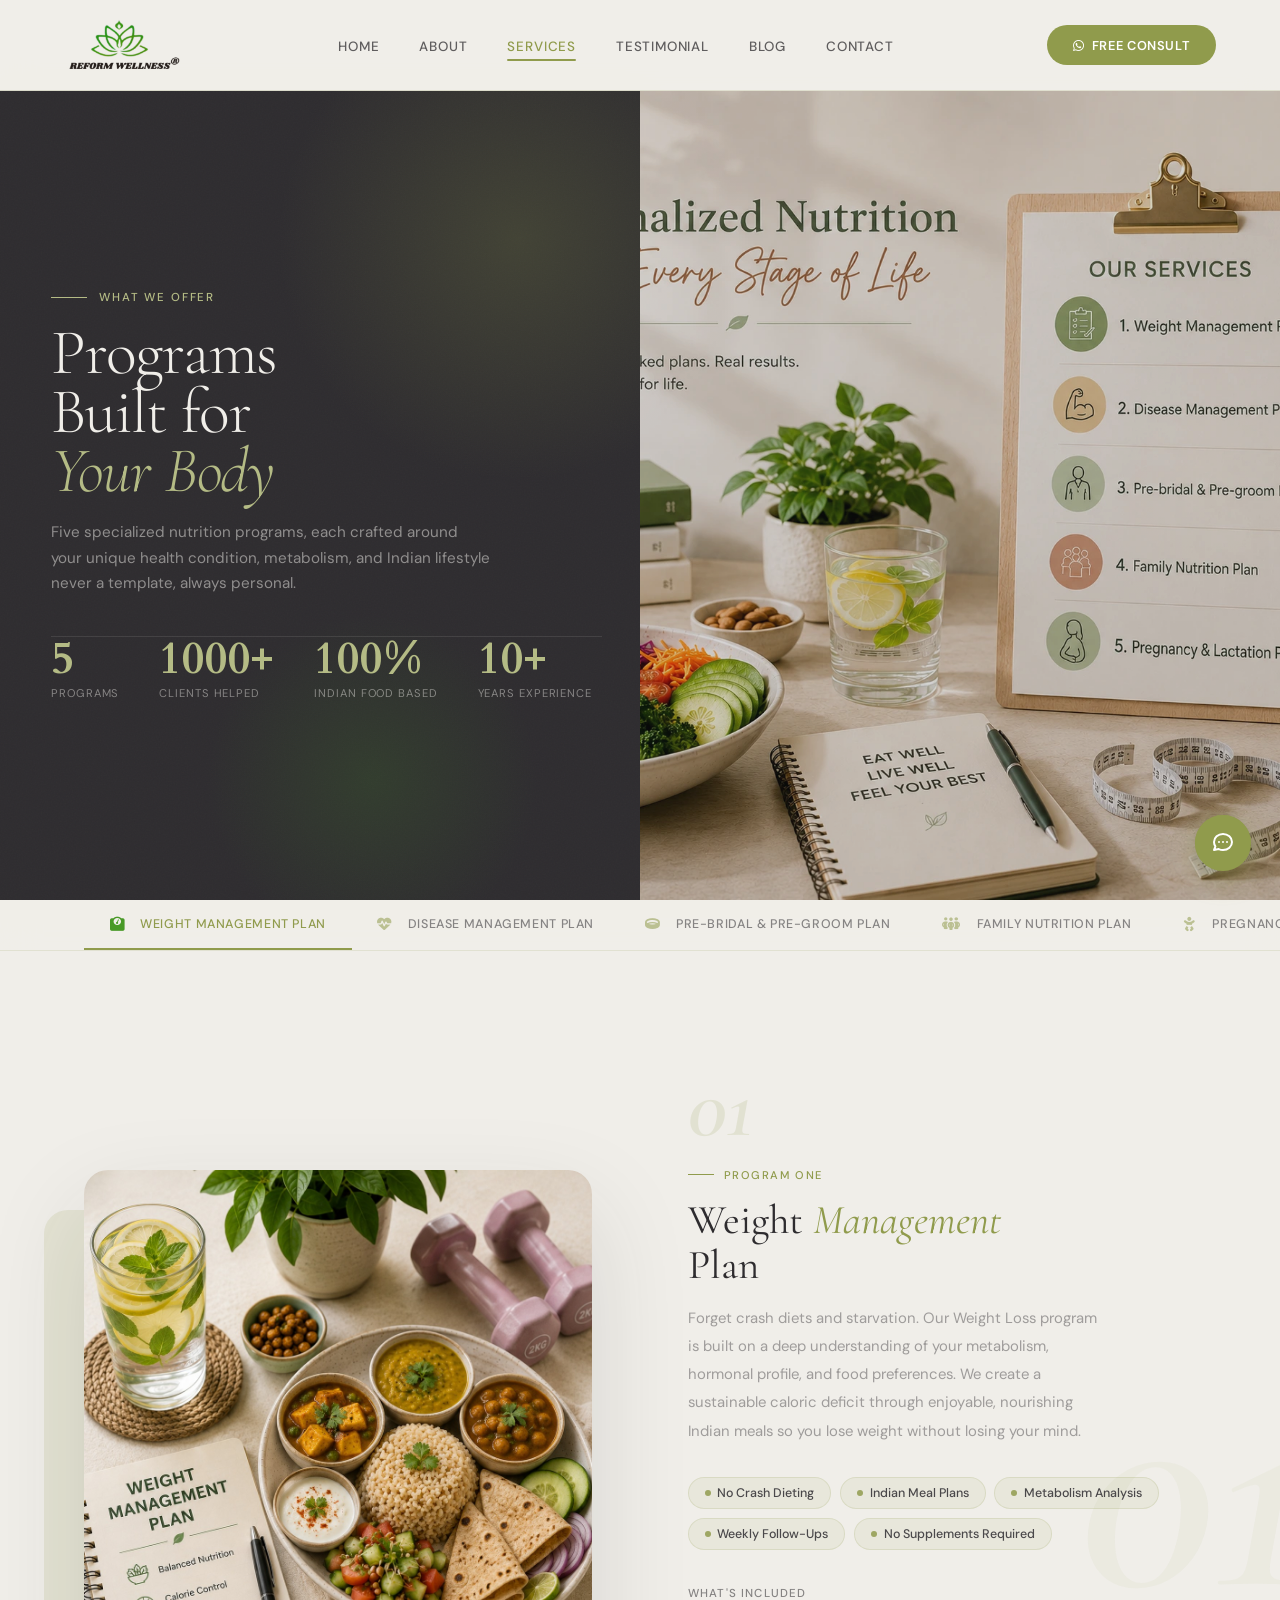
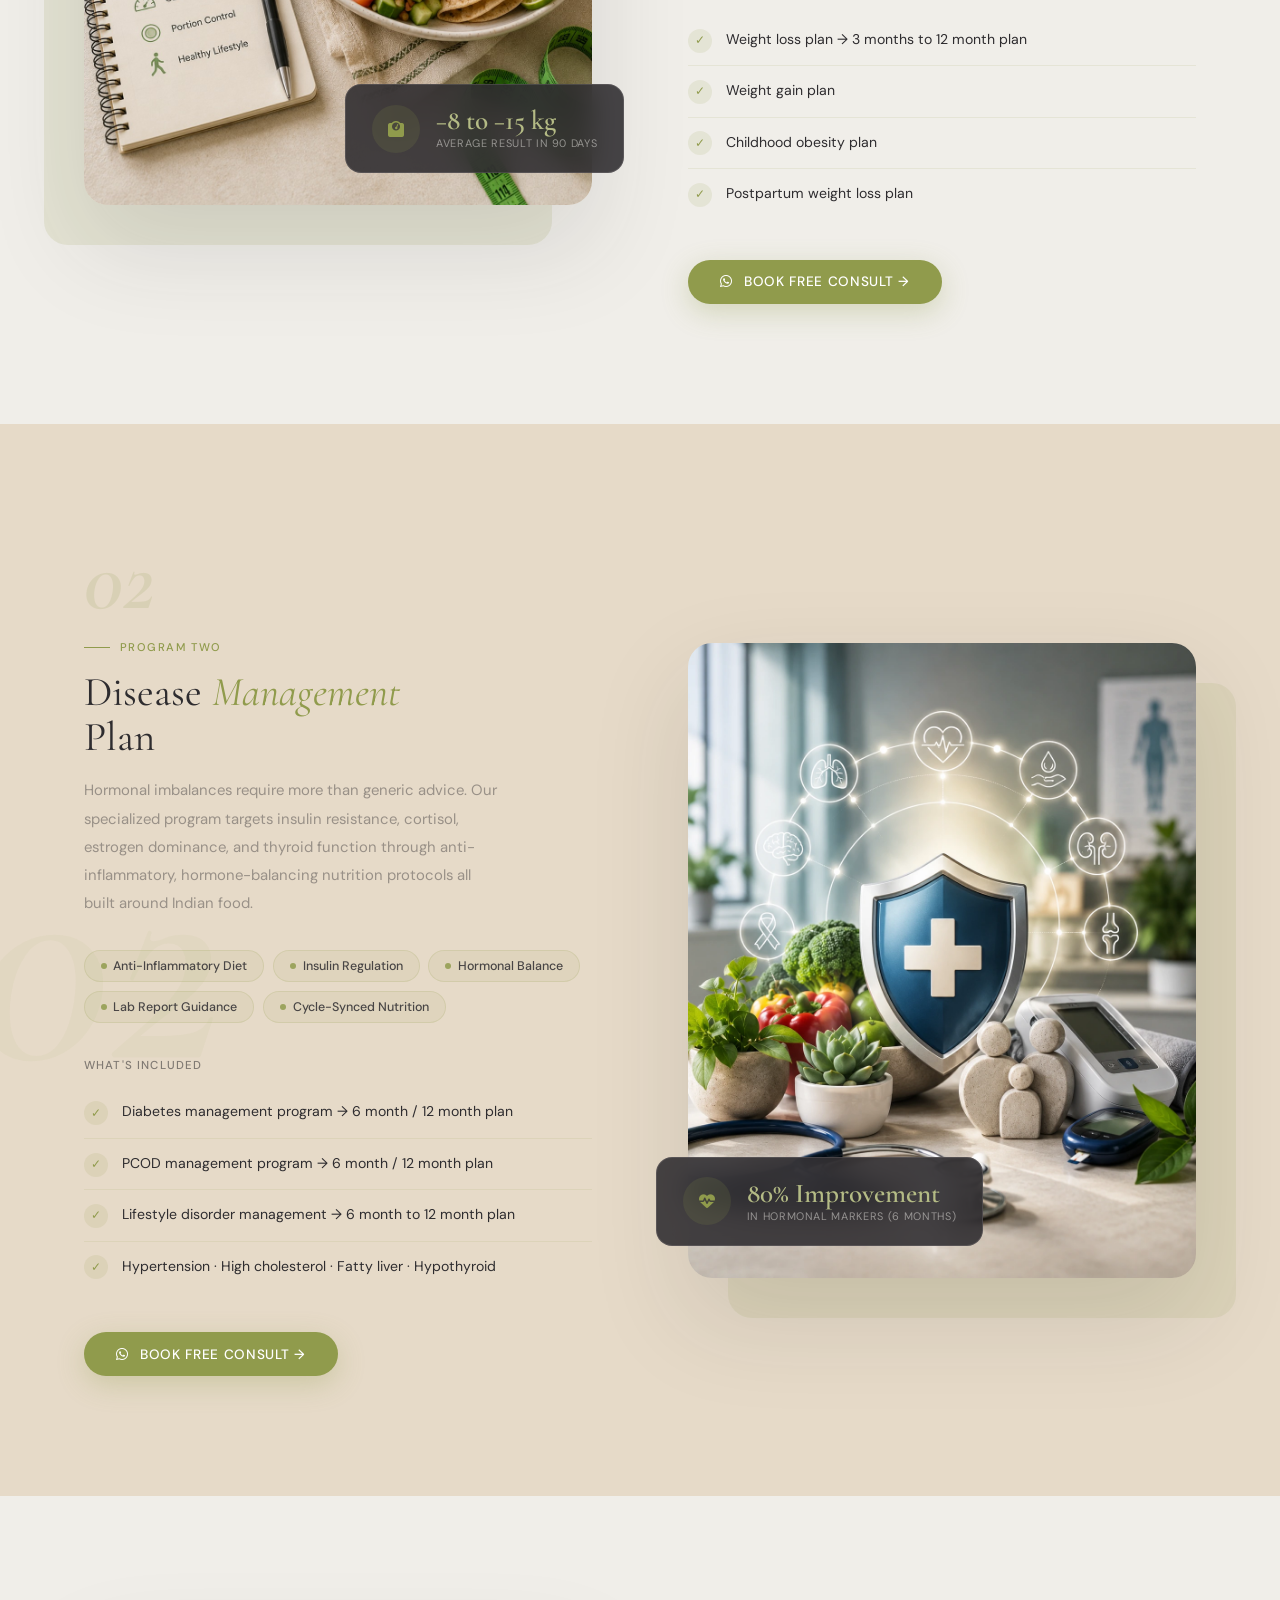
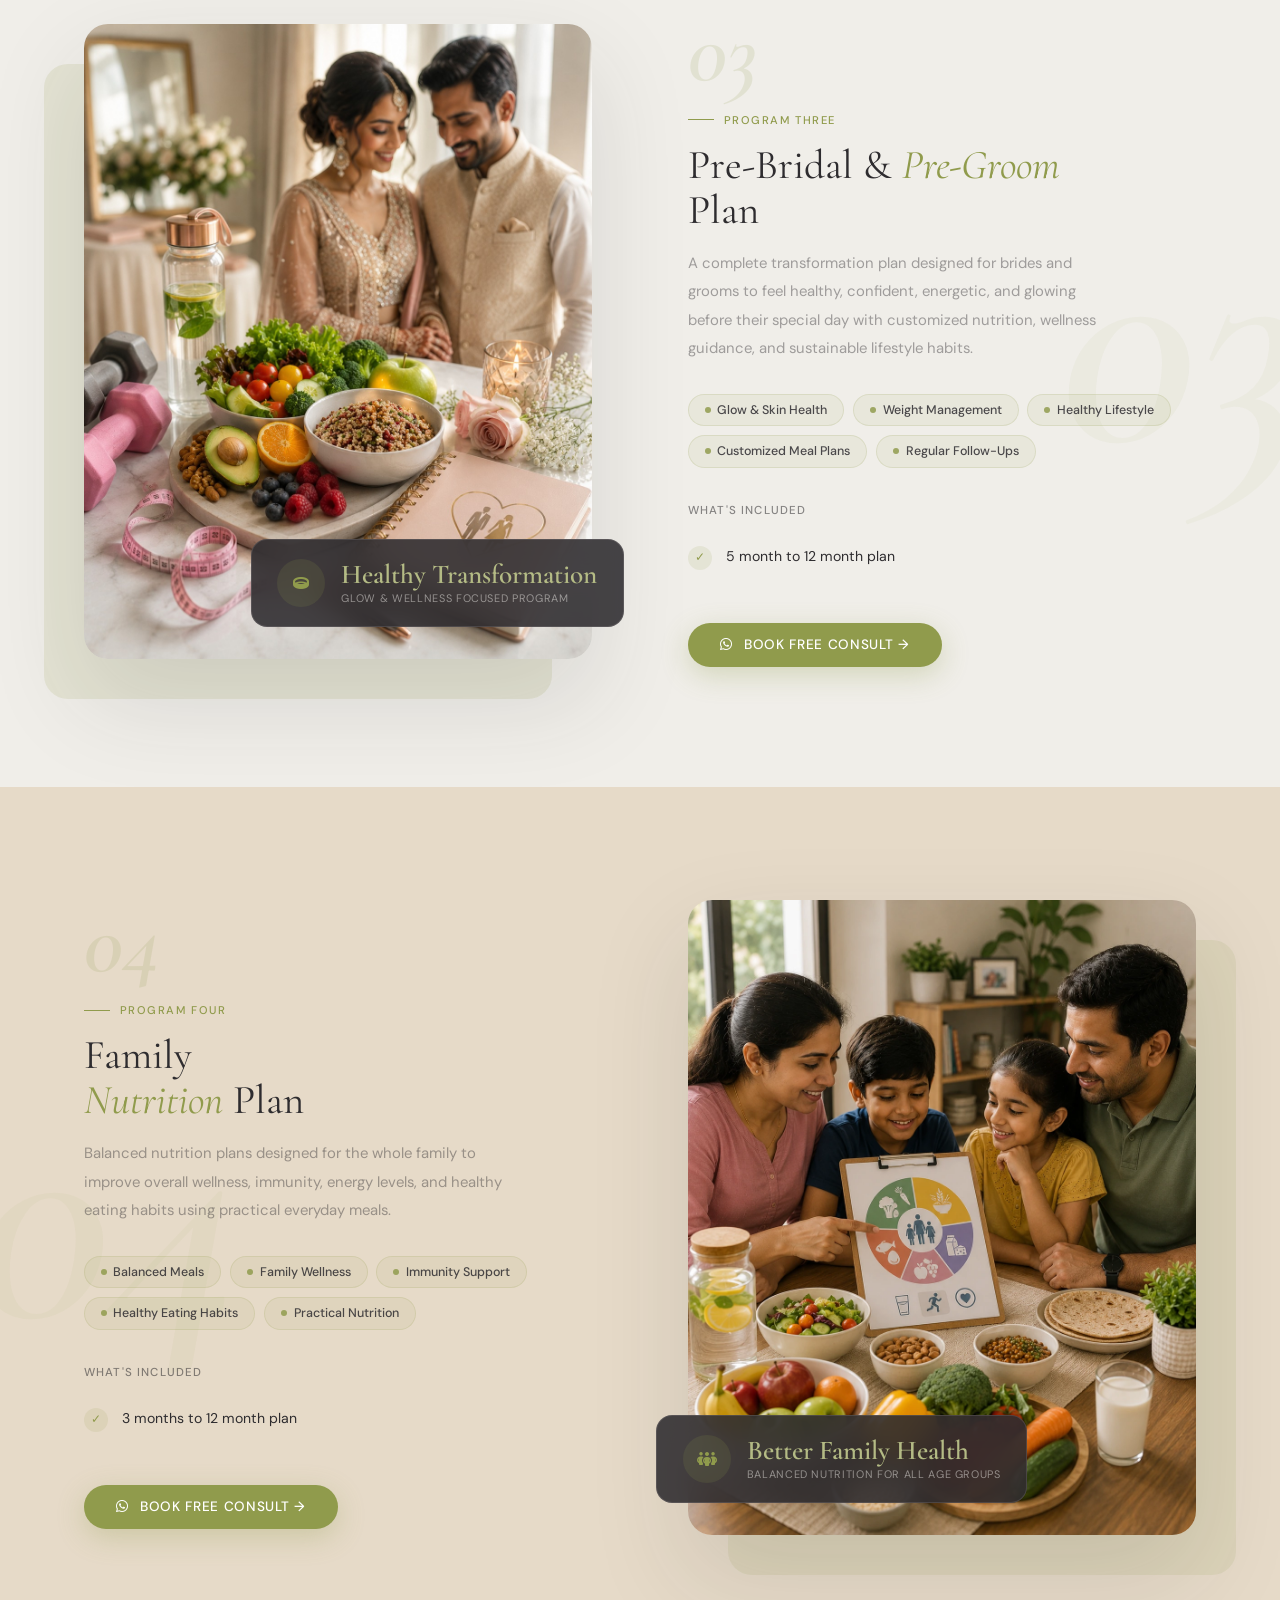
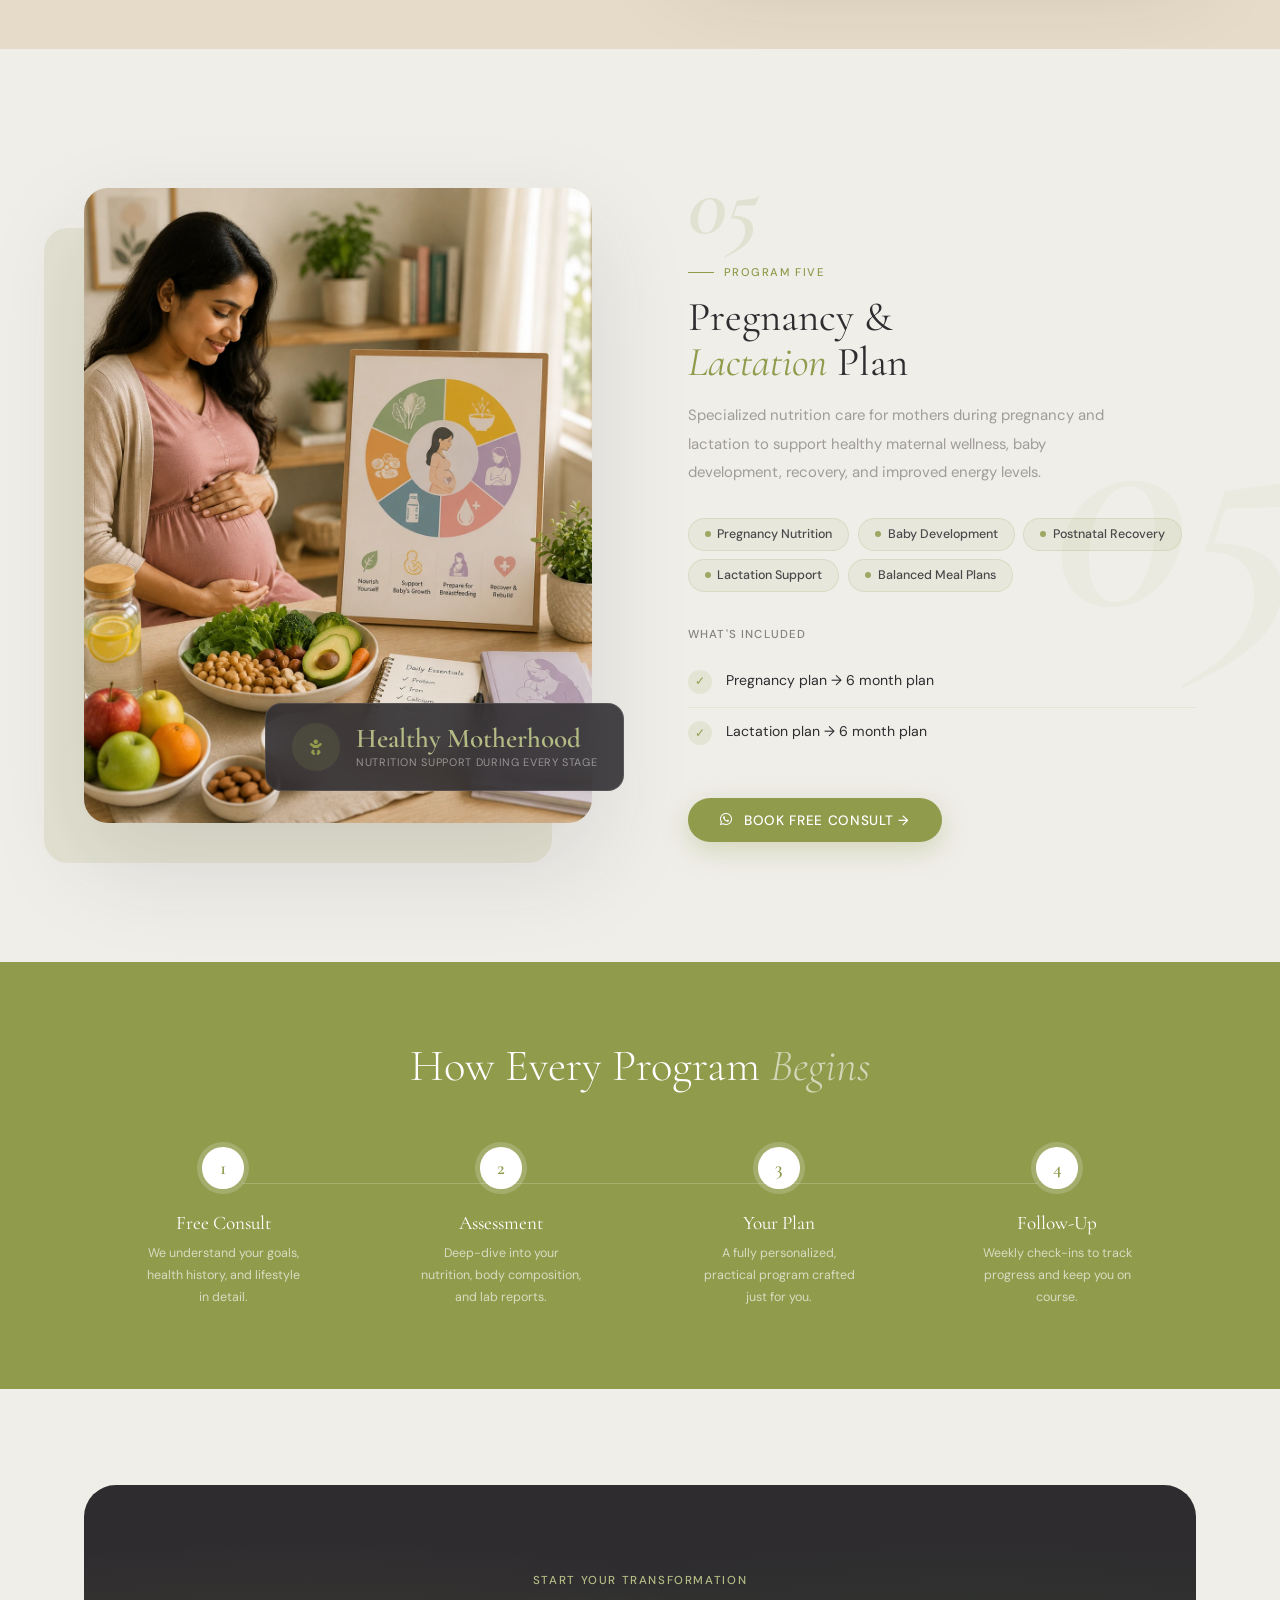
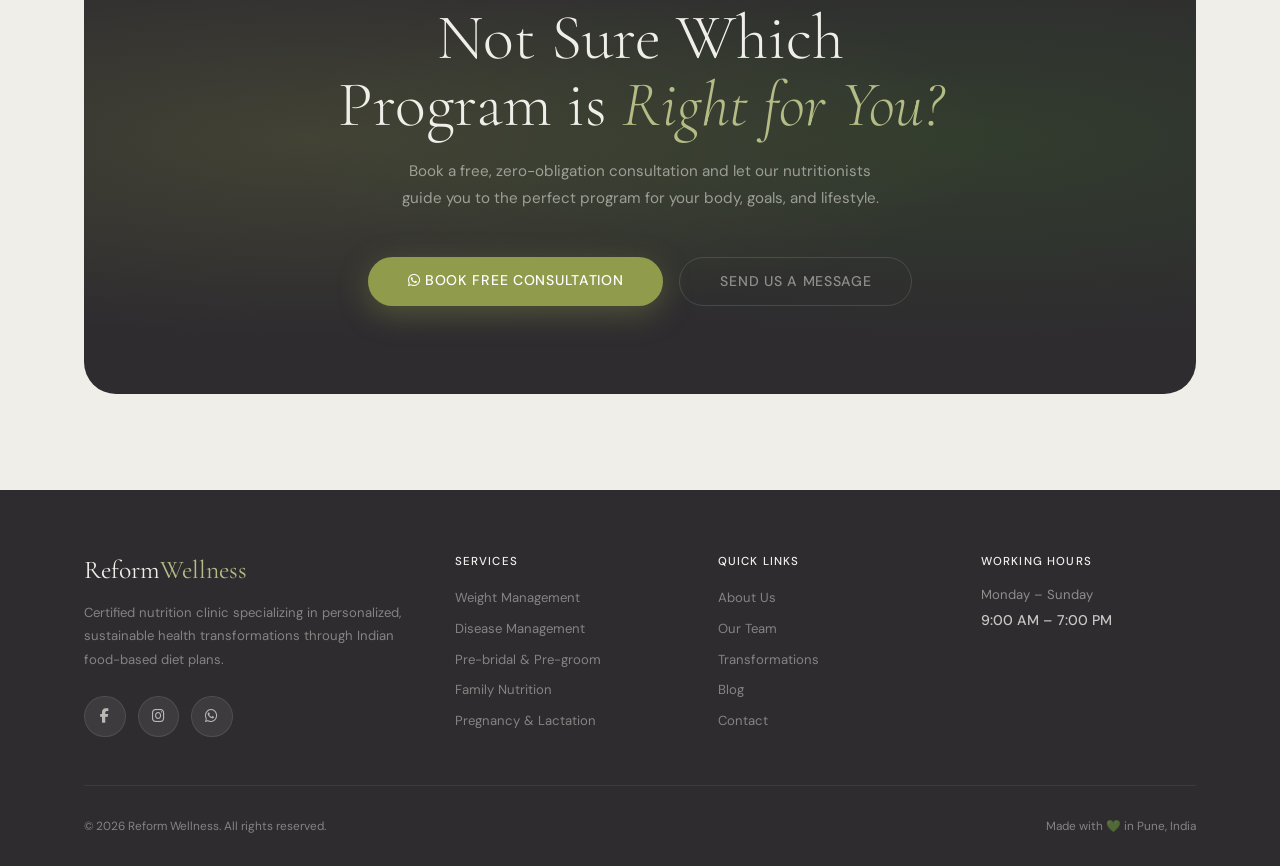
<file: services/index.html>
<!DOCTYPE html>
<html lang="en">

<head>
    <meta charset="UTF-8" />
    <meta name="viewport" content="width=device-width, initial-scale=1.0" />
    <title>Nutrition & Diet Plans in Pune | Weight Loss, PCOS, Diabetes & Pregnancy Care | Reform Wellness</title>
    <meta name="description"
        content="Explore personalized nutrition programs at Reform Wellness in Pune. Expert diet plans for weight loss, PCOS, thyroid, diabetes, pregnancy, lactation, family nutrition, and pre-bridal wellness with sustainable Indian meal plans." />
    <meta name="keywords"
        content="Dietitian Pune, Nutritionist Pune, Weight Loss Diet Plan Pune, PCOS Dietitian Pune, Thyroid Diet Plan, Diabetes Dietitian Pune, Pregnancy Nutrition Pune, Lactation Diet Plan, Family Nutrition Program, Pre Bridal Diet Plan Pune, Wellness Clinic Pune" />
    <link rel="canonical" href="https://reformwellness.in/services" />
    <meta property="og:title" content="Nutrition Programs & Diet Plans in Pune | Reform Wellness" />
    <meta property="og:description"
        content="Personalized nutrition programs for weight loss, PCOS, thyroid, diabetes, pregnancy, family wellness, and pre-bridal transformation. Expert guidance from certified dietitians." />
    <meta property="og:type" content="website" />
    <meta property="og:url" content="https://reformwellness.in/services" />
    <meta property="og:image" content="https://reformwellness.in/images/services/services-hero.webp" />
    <meta name="twitter:card" content="summary_large_image" />
    <meta name="twitter:title" content="Nutrition Programs & Diet Plans in Pune | Reform Wellness" />
    <meta name="twitter:description"
        content="Explore customized diet plans for weight loss, diabetes, PCOS, thyroid, pregnancy and family nutrition." />
    <meta name="twitter:image" content="https://reformwellness.in/images/services/services-hero.webp" />
    <link rel="icon" type="image/x-icon" href="/favicon_io/favicon.ico" />
    <link rel="stylesheet" href="https://cdnjs.cloudflare.com/ajax/libs/font-awesome/6.7.2/css/all.min.css" />
    <link
        href="https://fonts.googleapis.com/css2?family=Cormorant+Garamond:ital,wght@0,300;0,400;0,600;1,300;1,400&family=DM+Sans:wght@300;400;500;600&display=swap"
        rel="stylesheet" />
    <link href="https://fonts.googleapis.com/css2?family=Cardo:wght@400;700&display=swap" rel="stylesheet">
    <link rel="stylesheet" href="/css/style.css">
    <script type="application/ld+json">
{
  "@context":"https://schema.org",
  "@type":"MedicalBusiness",
  "name":"Reform Wellness",
  "url":"https://reformwellness.in/services",
  "description":"Personalized nutrition and diet programs for weight management, PCOS, thyroid, diabetes, pregnancy, lactation and family wellness.",
  "medicalSpecialty":"Nutrition",
  "areaServed":"Pune, Maharashtra",
  "hasOfferCatalog":{
    "@type":"OfferCatalog",
    "name":"Nutrition Programs",
    "itemListElement":[
      {
        "@type":"Offer",
        "itemOffered":{
          "@type":"Service",
          "name":"Weight Management Plan"
        }
      },
      {
        "@type":"Offer",
        "itemOffered":{
          "@type":"Service",
          "name":"Disease Management Plan"
        }
      },
      {
        "@type":"Offer",
        "itemOffered":{
          "@type":"Service",
          "name":"Pre-Bridal and Pre-Groom Nutrition Plan"
        }
      },
      {
        "@type":"Offer",
        "itemOffered":{
          "@type":"Service",
          "name":"Family Nutrition Plan"
        }
      },
      {
        "@type":"Offer",
        "itemOffered":{
          "@type":"Service",
          "name":"Pregnancy and Lactation Nutrition Plan"
        }
      }
    ]
  }
}
</script>
    <style>
        .services-hero {
            height: calc(100vh - 90px);
            min-height: calc(100vh - 90px);
            background: var(--dark);
            display: grid;
            grid-template-columns: 1fr 1fr;
            position: relative;
            overflow: hidden;
        }

        .hero-grain {
            position: absolute;
            inset: 0;
            pointer-events: none;
            background: url("data:image/svg+xml,%3Csvg xmlns='http://www.w3.org/2000/svg' width='280' height='280'%3E%3Cfilter id='n'%3E%3CfeTurbulence type='fractalNoise' baseFrequency='.68' numOctaves='4' stitchTiles='stitch'/%3E%3C/filter%3E%3Crect width='280' height='280' filter='url(%23n)' opacity='.05'/%3E%3C/svg%3E");
            opacity: .5;
        }

        .hero-blob {
            position: absolute;
            pointer-events: none;
            border-radius: 50%;
        }

        .hero-blob-1 {
            top: -100px;
            right: 40%;
            width: 500px;
            height: 500px;
            background: radial-gradient(circle, rgba(144, 155, 76, .2) 0%, transparent 68%);
        }

        .hero-blob-2 {
            bottom: -60px;
            left: 15%;
            width: 360px;
            height: 360px;
            background: radial-gradient(circle, rgba(72, 153, 38, .15) 0%, transparent 65%);
        }

        .hero-blob-3 {
            top: 30%;
            right: -80px;
            width: 300px;
            height: 300px;
            background: radial-gradient(circle, rgba(180, 187, 133, .12) 0%, transparent 65%);
        }

        .sh-left {
            display: flex;
            flex-direction: column;
            justify-content: center;
            position: relative;
            z-index: 2;
            padding-top: clamp(2rem, 4vh, 4rem);
            padding-bottom: clamp(2rem, 4vh, 4rem);
            padding-left: 8%;
            padding-right: 6%;
        }

        .sh-eyebrow {
            display: inline-flex;
            align-items: center;
            gap: .75rem;
            font-size: .72rem;
            letter-spacing: .16em;
            text-transform: uppercase;
            color: var(--secondary);
            font-weight: 500;
            margin-bottom: 1.2rem;
        }

        .sh-eyebrow::before {
            content: '';
            width: 36px;
            height: 1px;
            background: var(--secondary);
        }

        .sh-h1 {
            font-family: 'Cormorant Garamond', serif;
            font-size: clamp(3rem, 5vw, 6rem);
            font-weight: 300;
            line-height: .92;
            color: var(--light);
            letter-spacing: -.02em;
            margin-bottom: 1.2rem;
        }

        .sh-h1 em {
            font-style: italic;
            color: var(--secondary);
        }

        .sh-sub {
            font-size: .95rem;
            line-height: 1.7;
            color: rgba(240, 238, 233, .5);
            max-width: 440px;
            margin-bottom: 1.2rem;
        }

        .sh-count-strip {
            display: flex;
            gap: 2.5rem;
            margin-top: 1.2rem;
            border-top: 1px solid rgba(240, 238, 233, .1);
        }

        .sh-count-num {
            font-family: 'Cardo', serif;
            font-size: 2.8rem;
            font-weight: 600;
            color: var(--secondary);
            line-height: 1;
        }

        .sh-count-label {
            font-size: .7rem;
            color: rgba(240, 238, 233, .45);
            text-transform: uppercase;
            letter-spacing: .08em;
            margin-top: .3rem;
        }

        .sh-right {
            position: relative;
            overflow: hidden;
        }

        .sh-right img {
            width: 100%;
            height: 100%;
            object-fit: cover;
            opacity: .8;
        }

        .sticky-nav {
            position: sticky;
            top: 90px;
            z-index: 200;
            background: rgba(240, 238, 233, .96);
            backdrop-filter: blur(18px);
            -webkit-backdrop-filter: blur(18px);
            border-bottom: 1px solid rgba(144, 155, 76, .15);
            overflow-x: auto;
            white-space: nowrap;
            scrollbar-width: none;
            -webkit-overflow-scrolling: touch;
        }

        .sticky-nav::-webkit-scrollbar {
            display: none;
        }

        .sn-inner {
            max-width: 1240px;
            margin: 0 auto;
            padding: 0 5%;
            display: flex;
            gap: 0;
        }

        .sn-item {
            display: inline-flex;
            align-items: center;
            gap: .6rem;
            padding: 1rem 1.6rem;
            font-size: .78rem;
            font-weight: 500;
            letter-spacing: .05em;
            text-transform: uppercase;
            text-decoration: none;
            color: var(--dark);
            opacity: .55;
            border-bottom: 2px solid transparent;
            transition: opacity .2s, border-color .2s, color .2s;
            flex-shrink: 0;
            white-space: nowrap;
        }

        .sn-item:hover {
            opacity: 1;
        }

        .sn-item.active {
            opacity: 1;
            color: var(--primary);
            border-bottom-color: var(--primary);
        }

        .sn-icon {
            display: inline-flex;
            align-items: center;
            justify-content: center;
            font-size: 0.9rem;
            margin-right: 0.4rem;
            color: var(--primary);
            transition: 0.3s ease;
        }

        .sn-item:hover .sn-icon,
        .sn-item.active .sn-icon {
            color: var(--accent);
        }

        @media (max-width: 1024px) {

            .sn-inner {
                padding: 0 1rem;
            }

            .sn-item {
                padding: 0.95rem 1rem;

                font-size: 0.72rem;

                gap: 0.45rem;
            }

            .sn-icon {
                font-size: 0.82rem;
            }
        }

        @media (max-width: 768px) {

            .sn-inner {
                padding: 0 0.7rem;
            }

            .sn-item {
                padding: 0.9rem 0.9rem;

                font-size: 0.66rem;

                gap: 0.4rem;
            }

            .sn-icon {
                font-size: 0.75rem;
            }
        }

        @media (max-width: 480px) {

            .sn-inner {
                padding: 0 0.5rem;
            }

            .sn-item {
                padding: 0.85rem 0.8rem;

                font-size: 0.62rem;
            }

            .sn-icon {
                font-size: 0.72rem;
            }
        }

        .container {
            max-width: 1240px;
            margin: 0 auto;
            padding: 0 5%;
        }

        .sec-tag {
            display: inline-flex;
            align-items: center;
            gap: .6rem;
            font-size: .7rem;
            letter-spacing: .14em;
            text-transform: uppercase;
            color: var(--primary);
            font-weight: 500;
            margin-bottom: 1rem;
        }

        .sec-tag::before {
            content: '';
            width: 26px;
            height: 1px;
            background: var(--primary);
        }

        .sec-h {
            font-family: 'Cormorant Garamond', serif;
            font-size: clamp(2.4rem, 4vw, 4.5rem);
            font-weight: 300;
            line-height: 1.05;
            color: var(--dark);
        }

        .sec-h em {
            font-style: italic;
            color: var(--primary);
        }

        .fade-up {
            opacity: 0;
            transform: translateY(28px);
            transition: opacity .72s ease, transform .72s ease;
        }

        .fade-left {
            opacity: 0;
            transform: translateX(-28px);
            transition: opacity .72s ease, transform .72s ease;
        }

        .fade-right {
            opacity: 0;
            transform: translateX(28px);
            transition: opacity .72s ease, transform .72s ease;
        }

        .fade-up.v,
        .fade-left.v,
        .fade-right.v {
            opacity: 1;
            transform: none;
        }

        .svc-section {
            padding: 7rem 0;
            position: relative;
            overflow: hidden;
        }

        .svc-section:nth-child(odd) {
            background: var(--light);
        }

        .svc-section:nth-child(even) {
            background: var(--soft);
        }

        .svc-bg-num {
            position: absolute;
            font-family: 'Cormorant Garamond', serif;
            font-size: clamp(16rem, 24vw, 28rem);
            font-weight: 600;
            font-style: italic;
            line-height: 1;
            pointer-events: none;
            user-select: none;
            color: rgba(144, 155, 76, .055);
            top: 50%;
            transform: translateY(-50%);
        }

        .svc-bg-num.right {
            right: -2%;
        }

        .svc-bg-num.left {
            left: -2%;
        }

        .svc-layout {
            display: grid;
            grid-template-columns: 1fr 1fr;
            gap: 6rem;
            align-items: center;
            position: relative;
            z-index: 2;
        }

        .svc-layout.flip {
            direction: rtl;
        }

        .svc-layout.flip>* {
            direction: ltr;
        }

        .svc-img-wrap {
            position: relative;
        }

        .svc-img {
            width: 100%;
            aspect-ratio: 4/5;
            object-fit: cover;
            border-radius: 24px;
            box-shadow: 0 40px 100px rgba(46, 44, 47, .13);
            display: block;
        }

        .svc-img-bg {
            position: absolute;
            border-radius: 24px;
            background: var(--secondary);
            opacity: .22;
            z-index: -1;
        }

        .svc-layout:not(.flip) .svc-img-bg {
            top: 2.5rem;
            left: -2.5rem;
            right: 2.5rem;
            bottom: -2.5rem;
        }

        .svc-layout.flip .svc-img-bg {
            top: 2.5rem;
            right: -2.5rem;
            left: 2.5rem;
            bottom: -2.5rem;
        }

        .svc-result-badge {
            position: absolute;
            bottom: 2rem;
            background: rgba(46, 44, 47, .88);
            backdrop-filter: blur(14px);
            border: 1px solid rgba(240, 238, 233, .12);
            border-radius: 16px;
            padding: 1.2rem 1.6rem;
            display: flex;
            align-items: center;
            gap: 1rem;
        }

        .svc-layout:not(.flip) .svc-result-badge {
            right: -2rem;
        }

        .svc-layout.flip .svc-result-badge {
            left: -2rem;
        }

        .srb-icon {
            width: 3rem;
            height: 3rem;
            border-radius: 50%;
            background: rgba(144, 155, 76, 0.15);
            display: flex;
            align-items: center;
            justify-content: center;
            color: var(--primary);
            font-size: 1rem;
        }

        .srb-val {
            font-family: 'Cormorant Garamond', serif;
            font-size: 1.7rem;
            font-weight: 600;
            color: var(--secondary);
            line-height: 1;
        }

        .srb-label {
            font-size: .68rem;
            color: rgba(240, 238, 233, .5);
            margin-top: .15rem;
            text-transform: uppercase;
            letter-spacing: .06em;
        }

        .svc-text {}

        .svc-num {
            font-family: 'Cormorant Garamond', serif;
            font-size: 5.5rem;
            font-weight: 600;
            font-style: italic;
            color: rgba(144, 155, 76, .15);
            line-height: 1;
            margin-bottom: .5rem;
        }

        .svc-title {
            font-family: 'Cormorant Garamond', serif;
            font-size: clamp(2rem, 3.2vw, 3.4rem);
            font-weight: 400;
            color: var(--dark);
            margin-bottom: 1rem;
            line-height: 1.1;
        }

        .svc-title em {
            font-style: italic;
            color: var(--primary);
        }

        .svc-desc {
            font-size: .93rem;
            line-height: 1.9;
            opacity: .68;
            margin-bottom: 2rem;
        }

        .svc-pills {
            display: flex;
            flex-wrap: wrap;
            gap: .55rem;
            margin-bottom: 2.2rem;
        }

        .svc-pill {
            display: flex;
            align-items: center;
            gap: .4rem;
            padding: .45rem 1rem;
            border-radius: 100px;
            background: rgba(144, 155, 76, .1);
            border: 1px solid rgba(144, 155, 76, .2);
            font-size: .78rem;
            font-weight: 500;
            color: var(--dark);
            opacity: .85;
        }

        .svc-pill-dot {
            width: 6px;
            height: 6px;
            border-radius: 50%;
            background: var(--primary);
            flex-shrink: 0;
        }

        .svc-includes {
            margin-bottom: 2.5rem;
        }

        .svc-includes-title {
            font-size: .72rem;
            text-transform: uppercase;
            letter-spacing: .1em;
            font-weight: 500;
            opacity: .55;
            margin-bottom: .9rem;
        }

        .svc-include-item {
            display: flex;
            align-items: flex-start;
            gap: .9rem;
            padding: .8rem 0;
            border-bottom: 1px solid rgba(144, 155, 76, .12);
            font-size: .88rem;
            line-height: 1.6;
        }

        .svc-include-item:last-child {
            border-bottom: none;
        }

        .sii-check {
            width: 1.5rem;
            height: 1.5rem;
            border-radius: 50%;
            flex-shrink: 0;
            background: rgba(144, 155, 76, .12);
            display: flex;
            align-items: center;
            justify-content: center;
            color: var(--primary);
            font-size: .75rem;
            margin-top: .05rem;
        }

        .svc-pricing-trigger {
            display: inline-flex;
            align-items: center;
            gap: .7rem;
            background: var(--primary);
            color: #fff;
            padding: .85rem 2rem;
            border-radius: 100px;
            font-size: .85rem;
            font-weight: 500;
            letter-spacing: .05em;
            text-transform: uppercase;
            cursor: pointer;
            border: none;
            font-family: 'DM Sans', sans-serif;
            box-shadow: 0 8px 28px rgba(144, 155, 76, .3);
            transition: background .25s, transform .2s, box-shadow .25s;
            margin-right: 1rem;
            margin-bottom: .5rem;
        }

        .svc-pricing-trigger:hover {
            background: var(--accent);
            transform: translateY(-2px);
            box-shadow: 0 12px 36px rgba(72, 153, 38, .35);
        }

        .svc-cta-link {
            display: inline-flex;
            align-items: center;
            gap: .7rem;
            background: var(--primary);
            color: #fff;
            padding: .85rem 2rem;
            border-radius: 100px;
            font-size: .85rem;
            font-weight: 500;
            letter-spacing: .05em;
            text-transform: uppercase;
            cursor: pointer;
            border: none;
            font-family: 'DM Sans', sans-serif;
            box-shadow: 0 8px 28px rgba(144, 155, 76, .3);
            transition: background .25s, transform .2s, box-shadow .25s;
            margin-right: 1rem;
            margin-bottom: .5rem;

            text-decoration: none;
        }

        .svc-cta-link:hover {
            background: var(--accent);
            transform: translateY(-2px);
            box-shadow: 0 12px 36px rgba(72, 153, 38, .35);
        }

        .svc-pricing-panel {
            max-height: 0;
            overflow: hidden;
            transition: max-height .45s ease, margin .35s;
            margin-top: 0;
        }

        .svc-pricing-panel.open {
            max-height: 300px;
            margin-top: 1.5rem;
        }

        .pricing-inner {
            background: var(--dark);
            border-radius: 18px;
            padding: 1.8rem 2rem;
            display: grid;
            grid-template-columns: repeat(3, 1fr);
            gap: 1px;
            overflow: hidden;
        }

        .price-tier {
            padding: 1.4rem 1.6rem;
            background: rgba(240, 238, 233, .04);
            position: relative;
            transition: background .3s;
        }

        .price-tier:hover {
            background: rgba(144, 155, 76, .12);
        }

        .price-tier.popular::before {
            content: 'Most Popular';
            position: absolute;
            top: -.6rem;
            left: 50%;
            transform: translateX(-50%);
            background: var(--primary);
            color: #fff;
            font-size: .6rem;
            letter-spacing: .1em;
            text-transform: uppercase;
            padding: .25rem .8rem;
            border-radius: 100px;
            white-space: nowrap;
        }

        .pt-name {
            font-size: .72rem;
            text-transform: uppercase;
            letter-spacing: .1em;
            color: rgba(240, 238, 233, .45);
            margin-bottom: .6rem;
        }

        .pt-price {
            font-family: 'Cormorant Garamond', serif;
            font-size: 2rem;
            font-weight: 600;
            color: var(--secondary);
            line-height: 1;
            margin-bottom: .3rem;
        }

        .pt-duration {
            font-size: .75rem;
            color: rgba(240, 238, 233, .4);
            margin-bottom: .9rem;
        }

        .pt-features {
            font-size: .78rem;
            line-height: 1.8;
            color: rgba(240, 238, 233, .55);
        }

        .process-strip {
            background: var(--primary);
            padding: 5rem 0;
        }

        .process-inner {
            display: flex;
            gap: 0;
            position: relative;
        }

        .process-inner::before {
            content: '';
            position: absolute;
            top: 2.2rem;
            left: calc(12.5% + 1.2rem);
            right: calc(12.5% + 1.2rem);
            height: 1px;
            background: rgba(255, 255, 255, .2);
        }

        .ps-step {
            flex: 1;
            text-align: center;
            padding: 0 1rem;
        }

        .ps-dot {
            width: 2.6rem;
            height: 2.6rem;
            border-radius: 50%;
            background: #fff;
            color: var(--primary);
            font-family: 'Cormorant Garamond', serif;
            font-size: 1.2rem;
            font-weight: 600;
            display: flex;
            align-items: center;
            justify-content: center;
            margin: 0 auto 1.4rem;
            box-shadow: 0 0 0 5px rgba(255, 255, 255, .18);
            position: relative;
            z-index: 1;
        }

        .ps-title {
            font-family: 'Cormorant Garamond', serif;
            font-size: 1.2rem;
            color: #fff;
            margin-bottom: .5rem;
        }

        .ps-desc {
            font-size: .78rem;
            line-height: 1.75;
            color: rgba(255, 255, 255, .65);
            max-width: 160px;
            margin: 0 auto;
        }

        .services-cta {
            background: var(--light);
            padding: 6rem 0;
        }

        .cta-box {
            background: var(--dark);
            border-radius: 32px;
            padding: 5.5rem;
            text-align: center;
            position: relative;
            overflow: hidden;
        }

        .cta-box::before {
            content: '';
            position: absolute;
            inset: 0;
            background:
                radial-gradient(ellipse at 20% 50%, rgba(144, 155, 76, .2) 0%, transparent 55%),
                radial-gradient(ellipse at 80% 50%, rgba(72, 153, 38, .15) 0%, transparent 55%);
        }

        .cta-box-tag {
            font-size: .72rem;
            letter-spacing: .14em;
            text-transform: uppercase;
            color: var(--secondary);
            font-weight: 500;
            margin-bottom: 1rem;
            position: relative;
        }

        .cta-box-h {
            font-family: 'Cormorant Garamond', serif;
            font-size: clamp(2.5rem, 5vw, 5rem);
            font-weight: 300;
            color: var(--light);
            line-height: 1.05;
            margin-bottom: 1.2rem;
            position: relative;
        }

        .cta-box-h em {
            font-style: italic;
            color: var(--secondary);
        }

        .cta-box-sub {
            font-size: .95rem;
            color: rgba(240, 238, 233, .55);
            max-width: 500px;
            margin: 0 auto 2.8rem;
            line-height: 1.8;
            position: relative;
        }

        .cta-btns {
            display: flex;
            gap: 1rem;
            justify-content: center;
            flex-wrap: wrap;
            position: relative;
        }

        .btn-p {
            background: var(--primary);
            color: #fff;
            padding: .9rem 2.5rem;
            border-radius: 100px;
            font-size: .88rem;
            font-weight: 500;
            letter-spacing: .05em;
            text-transform: uppercase;
            text-decoration: none;
            box-shadow: 0 8px 30px rgba(144, 155, 76, .35);
            transition: background .25s, transform .2s, box-shadow .25s;
        }

        .btn-p:hover {
            background: var(--accent);
            transform: translateY(-2px);
            box-shadow: 0 14px 40px rgba(72, 153, 38, .4);
        }

        .btn-ghost {
            border: 1px solid rgba(240, 238, 233, .2);
            color: rgba(240, 238, 233, .7);
            padding: .9rem 2.5rem;
            border-radius: 100px;
            font-size: .88rem;
            font-weight: 500;
            letter-spacing: .05em;
            text-transform: uppercase;
            text-decoration: none;
            transition: border-color .25s, color .25s;
        }

        .btn-ghost:hover {
            border-color: var(--secondary);
            color: var(--secondary);
        }

        footer {
            background: var(--dark);
            color: rgba(240, 238, 233, .45);
            padding: 4rem 0 2rem;
        }

        .footer-inner {
            max-width: 1240px;
            margin: 0 auto;
            padding: 0 5%;
        }

        .footer-grid {
            display: grid;
            grid-template-columns: 1.5fr 1fr 1fr 1fr;
            gap: 3rem;
            margin-bottom: 3rem;
        }

        .footer-logo {
            font-family: 'Cormorant Garamond', serif;
            font-size: 1.5rem;
            color: var(--light);
            margin-bottom: .9rem;
        }

        .footer-logo span {
            color: var(--secondary);
        }

        .footer-desc {
            font-size: .82rem;
            line-height: 1.8;
            margin-bottom: 1.5rem;
        }

        .footer-col-title {
            color: var(--light);
            font-size: .72rem;
            text-transform: uppercase;
            letter-spacing: .1em;
            font-weight: 500;
            margin-bottom: 1.1rem;
        }

        .footer-links {
            list-style: none;
            display: flex;
            flex-direction: column;
            gap: .6rem;
        }

        .footer-links a {
            text-decoration: none;
            color: rgba(240, 238, 233, .45);
            font-size: .82rem;
            transition: color .2s;
        }

        .footer-links a:hover {
            color: var(--secondary);
        }

        .footer-bottom {
            border-top: 1px solid rgba(240, 238, 233, .07);
            padding-top: 2rem;
            display: flex;
            justify-content: space-between;
            font-size: .74rem;
        }

        @media(max-width:1060px) {
            .services-hero {
                grid-template-columns: 1fr;
            }

            .hero-right {
                min-height: 45vh;
            }

            .hero-service-nav {
                left: 0;
                position: relative;
                bottom: auto;
                margin-top: 2rem;
                padding: 0;
            }

            .svc-layout,
            .svc-layout.flip {
                grid-template-columns: 1fr;
                direction: ltr;
                gap: 3.5rem;
            }

            .svc-layout.flip .svc-img-wrap {
                order: -1;
            }

            .overview-grid {
                grid-template-columns: 1fr 1fr;
            }

            .results-grid {
                grid-template-columns: 1fr;
            }

            nav .nav-links {
                display: none;
            }

            .footer-grid {
                grid-template-columns: 1fr 1fr;
            }
        }

        @media (max-width: 1024px) and (min-width: 769px) {

            .services-hero {
                height: calc(100svh - 90px);
                min-height: calc(100svh - 90px);

                display: grid;
                grid-template-columns: 1fr 1fr;
                grid-template-rows: 1fr;

                overflow: hidden;
            }

            .sh-left {
                padding: 2rem 6%;

                display: flex;
                flex-direction: column;
                justify-content: center;
                align-items: flex-start;

                text-align: left;
                z-index: 2;
            }

            .sh-eyebrow {
                font-size: 0.7rem;
                margin-bottom: 0.8rem;
            }

            .sh-h1 {
                font-size: clamp(2.2rem, 4vw, 3.5rem);
                line-height: 1.05;
                margin-bottom: 0.8rem;
            }

            .sh-sub {
                font-size: 0.84rem;
                line-height: 1.6;
                margin-bottom: 1rem;
                max-width: 95%;
            }

            .sh-right {
                position: relative;
                height: 100%;
                overflow: hidden;
            }

            .sh-right img {
                width: 100%;
                height: 100%;

                object-fit: cover;
                object-position: center center;

                display: block;
            }

            .sh-count-strip {
                margin-top: 1.2rem;

                position: static;

                display: flex;
                gap: 1.5rem;

                border-top: 1px solid rgba(144, 155, 76, 0.2);
                padding-top: 1rem;

                background: transparent;
            }

            .sh-count-strip>div {
                text-align: left;
            }

            .sh-count-num {
                font-size: 1.8rem;
                line-height: 1;
            }

            .sh-count-label {
                font-size: 0.62rem;
                line-height: 1.4;
                margin-top: 0.2rem;
            }

            .sn-inner {
                width: max-content;
                min-width: 100%;
            }

            .svc-section {
                padding: 5rem 0;
            }

            .svc-layout,
            .svc-layout.flip {
                grid-template-columns: 1fr;
                gap: 3rem;
                direction: ltr;
            }

            .svc-img-wrap {
                max-width: 680px;
                margin: 0 auto;
            }

            .svc-img {
                aspect-ratio: 16/12;
            }

            .svc-layout:not(.flip) .svc-img-bg,
            .svc-layout.flip .svc-img-bg {
                top: 1.5rem;
                left: -1.5rem;
                right: 1.5rem;
                bottom: -1.5rem;
            }

            .svc-layout:not(.flip) .svc-result-badge,
            .svc-layout.flip .svc-result-badge {
                left: 1.5rem;
                right: auto;
                bottom: 1.5rem;
            }

            .svc-text {
                max-width: 100%;
            }

            .svc-title {
                font-size: clamp(2.2rem, 5vw, 3rem);
            }

            .svc-desc {
                font-size: .95rem;
                line-height: 1.85;
            }

            .pricing-inner {
                grid-template-columns: 1fr;
                gap: 1rem;
                background: transparent;
                padding: 0;
            }

            .price-tier {
                border-radius: 16px;
                overflow: hidden;
            }

            .svc-bg-num {
                font-size: clamp(10rem, 20vw, 16rem);
                opacity: .05;
            }
        }

        @media (max-width: 768px) {

            .services-hero {
                height: calc(100svh - 90px);
                min-height: calc(100svh - 90px);

                display: flex;
                flex-direction: column-reverse;

                overflow: hidden;
            }

            .sh-left {
                height: 50%;

                padding: 1.5rem 5% 1rem;

                display: flex;
                flex-direction: column;
                justify-content: center;
                align-items: center;

                text-align: center;
                z-index: 2;
            }

            .sh-right {
                height: 50%;

                position: relative;
                overflow: hidden;
            }

            .sh-right img {
                width: 100%;
                height: 100%;

                object-fit: cover;
                object-position: center center;

                display: block;
            }

            .sh-eyebrow {
                font-size: 0.68rem;
                margin-bottom: 0.5rem;
            }

            .sh-eyebrow::before {
                width: 22px;
            }

            .sh-h1 br {
                display: none;
            }

            .sh-h1 {
                font-size: clamp(1.8rem, 7vw, 2.5rem);
                line-height: 1.12;
                margin-bottom: 0.6rem;
            }

            .sh-sub {
                font-size: 0.78rem;
                line-height: 1.55;
                max-width: 100%;
                margin-bottom: 0.8rem;
            }

            .sh-count-strip {
                border: none !important;
                padding-top: 0 !important;

                display: flex;
                flex-wrap: wrap !important;
                justify-content: center;

                gap: 1rem;
                width: 100%;

                overflow: hidden;
                margin-top: 1rem;
            }

            .sh-count-strip>div {
                flex: 0 0 45%;
                text-align: center;
            }

            .sh-count-num {
                font-size: 1.4rem;
            }

            .sh-count-label {
                font-size: 0.56rem;
                line-height: 1.3;
            }

            .sn-item {
                padding: .9rem 1.1rem;
                font-size: .68rem;
                gap: .45rem;
            }

            .sn-icon {
                font-size: .8rem;
                margin-right: .15rem;
            }

            .svc-section {
                padding: 4.5rem 0;
            }

            .svc-layout,
            .svc-layout.flip {
                gap: 2.5rem;
            }

            .svc-bg-num {
                display: none;
            }

            .svc-img {
                aspect-ratio: 1/1.15;
                border-radius: 20px;
            }

            .svc-layout:not(.flip) .svc-img-bg,
            .svc-layout.flip .svc-img-bg {
                top: 1rem;
                left: -1rem;
                right: 1rem;
                bottom: -1rem;
                border-radius: 20px;
            }

            .svc-result-badge {
                padding: .9rem 1rem;
                gap: .7rem;
                border-radius: 14px;
            }

            .svc-layout:not(.flip) .svc-result-badge,
            .svc-layout.flip .svc-result-badge {
                left: 1rem;
                right: 1rem;
                bottom: 1rem;
            }

            .srb-icon {
                width: 2.5rem;
                height: 2.5rem;
                font-size: .9rem;
            }

            .srb-val {
                font-size: 1.3rem;
            }

            .srb-label {
                font-size: .6rem;
            }

            .svc-num {
                font-size: 3.5rem;
            }

            .svc-title {
                font-size: clamp(1.9rem, 9vw, 2.8rem);
                line-height: 1.08;
            }

            .svc-desc {
                font-size: .9rem;
                line-height: 1.8;
                margin-bottom: 1.6rem;
            }

            .svc-pills {
                gap: .5rem;
                margin-bottom: 1.8rem;
            }

            .svc-pill {
                font-size: .72rem;
                padding: .45rem .9rem;
            }

            .svc-includes-title {
                font-size: .66rem;
            }

            .svc-include-item {
                font-size: .82rem;
                gap: .75rem;
                padding: .7rem 0;
            }

            .sii-check {
                width: 1.35rem;
                height: 1.35rem;
                font-size: .68rem;
            }

            .svc-pricing-trigger {
                width: 100%;
                justify-content: center;
                margin-right: 0;
                margin-bottom: 1rem;
                padding: .9rem 1.4rem;
                font-size: .78rem;
            }

            .svc-cta-link {
                width: 100%;
                justify-content: center;
                font-size: .8rem;
            }

            .svc-pricing-panel.open {
                max-height: 1200px;
            }

            .pricing-inner {
                gap: .9rem;
            }

            .price-tier {
                padding: 1.2rem 1.2rem;
            }

            .pt-price {
                font-size: 1.8rem;
            }

            .pt-features {
                font-size: .74rem;
            }
        }

        @media(max-width:640px) {
            .services-hero {
                height: calc(100svh - 90px);
                min-height: calc(100svh - 90px);
            }

            .sh-left {
                padding: 1rem 5% 0.6rem;
            }

            .sh-eyebrow {
                font-size: 0.65rem;
                margin-bottom: 0.4rem;
            }

            .sh-h1 br {
                display: none;
            }

            .sh-h1 {
                font-size: clamp(1.6rem, 6.5vw, 2.4rem);
                margin-bottom: 0.4rem;
                line-height: 1.2;
            }

            .sh-sub {
                font-size: 0.78rem;
                margin-bottom: 0.6rem;
            }

            .sh-right {
                position: relative;
                overflow: hidden;
            }

            .sh-count-strip {
                margin-top: 0.5rem;
                padding-top: 0.5rem;
                gap: 1rem;
            }

            .sh-count-num {
                font-size: 1.5rem;
            }

            .sh-count-label {
                font-size: 0.58rem;
            }

            .overview-grid {
                grid-template-columns: 1fr;
            }

            .process-inner {
                flex-direction: column;
                gap: 2.5rem;
            }

            .process-inner::before {
                display: none;
            }

            .results-stats {
                grid-template-columns: 1fr 1fr;
            }

            .pricing-inner {
                grid-template-columns: 1fr;
            }

            .footer-grid {
                grid-template-columns: 1fr;
            }

            .footer-bottom {
                flex-direction: column;
                gap: .5rem;
                text-align: center;
            }

            .cta-box {
                padding: 3.5rem 2rem;
            }
        }

        @media (max-width: 480px) {

            .services-hero {
                height: calc(100svh - 90px);
                min-height: calc(100svh - 90px);
            }

            .sh-left {
                padding: 0.7rem 5% 0.4rem;
            }

            .sh-h1 {
                font-size: clamp(1.4rem, 7.5vw, 2rem);
                margin-bottom: 0.3rem;
            }

            .sh-sub {
                font-size: 0.72rem;
                margin-bottom: 0.5rem;
            }

            .sh-count-strip {
                gap: 0.7rem;
            }

            .sh-count-num {
                font-size: 1.4rem;
            }

            .sh-badge {
                width: 135px;
                padding: .8rem;
            }

            .svc-title {
                font-size: 2rem;
            }

            .svc-desc {
                font-size: .88rem;
            }

            .svc-pill {
                width: 100%;
                justify-content: flex-start;
            }

            .svc-result-badge {
                flex-direction: row;
                align-items: center;
            }

            .pricing-inner {
                gap: .8rem;
            }

            .price-tier {
                padding: 1rem;
            }

            .pt-name {
                font-size: .65rem;
            }

            .pt-price {
                font-size: 1.6rem;
            }

            .pt-duration,
            .pt-features {
                font-size: .72rem;
            }
        }

        @media(max-width:400px) {

            .services-hero {
                height: calc(100svh - 90px);
                min-height: calc(100svh - 90px);
                grid-template-rows: auto 1fr;
            }

            .sh-h1 {
                font-size: clamp(1.3rem, 8vw, 1.8rem);
            }

            .sh-right {
                height: 100% !important;
                min-height: 0 !important;
            }

            .sh-count-strip {
                border: none !important;
                border-top: none !important;
                padding-top: 0 !important;

                display: flex;
                flex-wrap: wrap !important;
                justify-content: center;
                gap: 1rem;
                width: 100%;
                overflow: hidden;
            }

            .sh-count-strip>div {
                flex: 0 0 45%;
                text-align: center;
            }

            .sh-count-num {
                font-size: clamp(1.2rem, 3vw, 2rem);
            }

            .sh-count-label {
                font-size: clamp(0.65rem, 1.5vw, 0.82rem);
                line-height: 1.4;
            }
        }
    </style>
</head>

<body>

    <div id="navbar"></div>

    <section class="services-hero" id="top">
        <div class="hero-grain"></div>
        <div class="hero-blob hero-blob-1"></div>
        <div class="hero-blob hero-blob-2"></div>
        <div class="hero-blob hero-blob-3"></div>

        <div class="sh-left">
            <span class="sh-eyebrow">What We Offer</span>
            <h1 class="sh-h1">
                <span>Programs</span><br>
                <span>Built for</span><br>
                <em>Your Body</em>
            </h1>
            <p class="sh-sub">Five specialized nutrition programs, each crafted around your unique health condition,
                metabolism, and Indian lifestyle never a template, always personal.</p>
            <div class="sh-count-strip">
                <div>
                    <div class="sh-count-num">5</div>
                    <div class="sh-count-label">Programs</div>
                </div>
                <div>
                    <div class="sh-count-num">1000+</div>
                    <div class="sh-count-label">Clients Helped</div>
                </div>
                <div>
                    <div class="sh-count-num">100%</div>
                    <div class="sh-count-label">Indian Food Based</div>
                </div>
                <div>
                    <div class="sh-count-num">10+</div>
                    <div class="sh-count-label">Years Experience</div>
                </div>
            </div>
        </div>

        <div class="sh-right">
            <img src="/images/services/services-hero.webp" alt="Nutrition programs" />
        </div>
    </section>

    <nav class="sticky-nav" id="stickyNav">
        <div class="sn-inner">
            <a href="#weight-management" class="sn-item active" data-section="weight-management"><span class="sn-icon">
                    <i class="fa-solid fa-weight-scale"></i>
                </span>Weight Management Plan</a>
            <a href="#disease-management" class="sn-item" data-section="disease-management"><span class="sn-icon">
                    <i class="fa-solid fa-heart-pulse"></i>
                </span>Disease Management Plan</a>
            <a href="#pre-plan" class="sn-item" data-section="pre-plan"><span class="sn-icon">
                    <i class="fa-solid fa-ring"></i>
                </span>Pre-Bridal & Pre-Groom Plan</a>
            <a href="#family-plan" class="sn-item" data-section="family-plan"><span class="sn-icon">
                    <i class="fa-solid fa-people-group"></i>
                </span>Family Nutrition Plan</a>
            <a href="#pregnancy-plan" class="sn-item" data-section="pregnancy-plan"><span class="sn-icon">
                    <i class="fa-solid fa-baby"></i>
                </span>Pregnancy & Lactation Plan</a>
        </div>
    </nav>

    <section class="svc-section" id="weight-management">
        <div class="svc-bg-num right">01</div>
        <div class="container">
            <div class="svc-layout fade-up">
                <div class="svc-img-wrap">
                    <div class="svc-img-bg"></div>
                    <img src="/images/services/weight-management.webp" class="svc-img" alt="Weight Loss" />
                    <div class="svc-result-badge">
                        <div class="srb-icon"><i class="fa-solid fa-weight-scale"></i></div>
                        <div>
                            <div class="srb-val">−8 to −15 kg</div>
                            <div class="srb-label">Average result in 90 days</div>
                        </div>
                    </div>
                </div>
                <div class="svc-text">
                    <div class="svc-num">01</div>
                    <span class="sec-tag">Program One</span>
                    <h2 class="svc-title">Weight <em>Management</em><br> Plan</h2>
                    <p class="svc-desc">Forget crash diets and starvation. Our Weight Loss program is built on a deep
                        understanding of your metabolism, hormonal profile, and food preferences. We create a
                        sustainable caloric deficit through enjoyable, nourishing Indian meals so you lose weight
                        without losing your mind.</p>

                    <div class="svc-pills">
                        <span class="svc-pill"><span class="svc-pill-dot"></span>No Crash Dieting</span>
                        <span class="svc-pill"><span class="svc-pill-dot"></span>Indian Meal Plans</span>
                        <span class="svc-pill"><span class="svc-pill-dot"></span>Metabolism Analysis</span>
                        <span class="svc-pill"><span class="svc-pill-dot"></span>Weekly Follow-Ups</span>
                        <span class="svc-pill"><span class="svc-pill-dot"></span>No Supplements Required</span>
                    </div>

                    <div class="svc-includes">
                        <div class="svc-includes-title">What's Included</div>
                        <div class="svc-include-item"><span class="sii-check">✓</span>Weight loss plan → 3 months to 12
                            month plan</div>
                        <div class="svc-include-item"><span class="sii-check">✓</span>Weight gain plan</div>
                        <div class="svc-include-item"><span class="sii-check">✓</span>Childhood obesity plan</div>
                        <div class="svc-include-item"><span class="sii-check">✓</span>Postpartum weight loss plan</div>
                    </div>

                    <!-- <button class="svc-pricing-trigger" onclick="togglePricing('pricing-1', this)">
                        View Pricing Plans ↓
                    </button> -->
                    <a href="https://wa.me/919859798708" target="_blank" rel="noopener" class="svc-cta-link"><i
                            class="fa-brands fa-whatsapp"></i>Book Free Consult →</a>

                    <!-- <div class="svc-pricing-panel" id="pricing-1">
                        <div class="pricing-inner">
                            <div class="price-tier">
                                <div class="pt-name">Starter</div>
                                <div class="pt-price">₹2,999</div>
                                <div class="pt-duration">1 Month Plan</div>
                                <div class="pt-features">Meal plan · 2 check-ins · WhatsApp support</div>
                            </div>
                            <div class="price-tier popular">
                                <div class="pt-name">Transform</div>
                                <div class="pt-price">₹7,499</div>
                                <div class="pt-duration">3 Month Plan</div>
                                <div class="pt-features">Full plan · Weekly check-ins · Progress reports · Recipe guide
                                </div>
                            </div>
                            <div class="price-tier">
                                <div class="pt-name">Elite</div>
                                <div class="pt-price">₹12,999</div>
                                <div class="pt-duration">6 Month Plan</div>
                                <div class="pt-features">Everything + Lab test guidance · Priority support · Diet
                                    refresh</div>
                            </div>
                        </div>
                    </div> -->
                </div>
            </div>
        </div>
    </section>

    <section class="svc-section" id="disease-management">
        <div class="svc-bg-num left">02</div>
        <div class="container">
            <div class="svc-layout flip fade-up">
                <div class="svc-img-wrap">
                    <div class="svc-img-bg"></div>
                    <img src="/images/services/disease-management.webp" class="svc-img" alt="PCOS Thyroid" />
                    <div class="svc-result-badge">
                        <div class="srb-icon"><i class="fa-solid fa-heart-pulse"></i></div>
                        <div>
                            <div class="srb-val">80% Improvement</div>
                            <div class="srb-label">In hormonal markers (6 months)</div>
                        </div>
                    </div>
                </div>
                <div class="svc-text">
                    <div class="svc-num">02</div>
                    <span class="sec-tag">Program Two</span>
                    <h2 class="svc-title">Disease <em>Management</em><br> Plan</h2>
                    <p class="svc-desc">Hormonal imbalances require more than generic advice. Our specialized program
                        targets insulin resistance, cortisol, estrogen dominance, and thyroid function through
                        anti-inflammatory, hormone-balancing nutrition protocols all built around Indian food.</p>

                    <div class="svc-pills">
                        <span class="svc-pill"><span class="svc-pill-dot"></span>Anti-Inflammatory Diet</span>
                        <span class="svc-pill"><span class="svc-pill-dot"></span>Insulin Regulation</span>
                        <span class="svc-pill"><span class="svc-pill-dot"></span>Hormonal Balance</span>
                        <span class="svc-pill"><span class="svc-pill-dot"></span>Lab Report Guidance</span>
                        <span class="svc-pill"><span class="svc-pill-dot"></span>Cycle-Synced Nutrition</span>
                    </div>

                    <div class="svc-includes">
                        <div class="svc-includes-title">What's Included</div>

                        <div class="svc-include-item">
                            <span class="sii-check">✓</span>
                            Diabetes management program → 6 month / 12 month plan
                        </div>

                        <div class="svc-include-item">
                            <span class="sii-check">✓</span>
                            PCOD management program → 6 month / 12 month plan
                        </div>

                        <div class="svc-include-item">
                            <span class="sii-check">✓</span>
                            Lifestyle disorder management → 6 month to 12 month plan
                        </div>

                        <div class="svc-include-item">
                            <span class="sii-check">✓</span>
                            Hypertension · High cholesterol · Fatty liver · Hypothyroid
                        </div>
                    </div>

                    <!-- <button class="svc-pricing-trigger" onclick="togglePricing('pricing-2', this)">
                        View Pricing Plans ↓
                    </button> -->
                    <a href="https://wa.me/919859798708" target="_blank" rel="noopener" class="svc-cta-link"><i
                            class="fa-brands fa-whatsapp"></i>Book Free Consult →</a>

                    <!-- <div class="svc-pricing-panel" id="pricing-2">
                        <div class="pricing-inner">
                            <div class="price-tier">
                                <div class="pt-name">Foundation</div>
                                <div class="pt-price">₹3,499</div>
                                <div class="pt-duration">1 Month Plan</div>
                                <div class="pt-features">Hormonal meal plan · 2 check-ins · WhatsApp support</div>
                            </div>
                            <div class="price-tier popular">
                                <div class="pt-name">Restore</div>
                                <div class="pt-price">₹8,999</div>
                                <div class="pt-duration">3 Month Plan</div>
                                <div class="pt-features">Full protocol · Cycle-synced plans · Lab guidance · Weekly
                                    check-ins</div>
                            </div>
                            <div class="price-tier">
                                <div class="pt-name">Renew</div>
                                <div class="pt-price">₹15,999</div>
                                <div class="pt-duration">6 Month Plan</div>
                                <div class="pt-features">Everything + Specialist coordination · Priority support</div>
                            </div>
                        </div>
                    </div> -->
                </div>
            </div>
        </div>
    </section>

    <section class="svc-section" id="pre-plan">
        <div class="svc-bg-num right">03</div>
        <div class="container">
            <div class="svc-layout fade-up">
                <div class="svc-img-wrap">
                    <div class="svc-img-bg"></div>
                    <img src="/images/services/pre-plan.webp" class="svc-img" alt="Muscle Gain" />
                    <div class="svc-result-badge">
                        <div class="srb-icon"><i class="fa-solid fa-ring"></i></div>
                        <div>
                            <div class="srb-val">Healthy Transformation</div>
                            <div class="srb-label">Glow & wellness focused program</div>
                        </div>
                    </div>
                </div>
                <div class="svc-text">
                    <div class="svc-num">03</div>
                    <span class="sec-tag">Program Three</span>
                    <h2 class="svc-title">Pre-Bridal & <em>Pre-Groom</em> <br>Plan</h2>
                    <p class="svc-desc">
                        A complete transformation plan designed for brides and grooms to feel healthy,
                        confident, energetic, and glowing before their special day with customized nutrition,
                        wellness guidance, and sustainable lifestyle habits.
                    </p>

                    <div class="svc-pills">
                        <span class="svc-pill"><span class="svc-pill-dot"></span>Glow & Skin Health</span>
                        <span class="svc-pill"><span class="svc-pill-dot"></span>Weight Management</span>
                        <span class="svc-pill"><span class="svc-pill-dot"></span>Healthy Lifestyle</span>
                        <span class="svc-pill"><span class="svc-pill-dot"></span>Customized Meal Plans</span>
                        <span class="svc-pill"><span class="svc-pill-dot"></span>Regular Follow-Ups</span>
                    </div>

                    <div class="svc-includes">
                        <div class="svc-includes-title">What's Included</div>
                        <div class="svc-include-item"><span class="sii-check">✓</span>5 month to 12 month plan</div>
                    </div>

                    <!-- <button class="svc-pricing-trigger" onclick="togglePricing('pricing-3', this)">
                        View Pricing Plans ↓
                    </button> -->
                    <a href="https://wa.me/919859798708" target="_blank" rel="noopener" class="svc-cta-link"><i
                            class="fa-brands fa-whatsapp"></i>Book Free Consult →</a>

                    <!-- <div class="svc-pricing-panel" id="pricing-3">
                        <div class="pricing-inner">
                            <div class="price-tier">
                                <div class="pt-name">Build</div>
                                <div class="pt-price">₹2,999</div>
                                <div class="pt-duration">1 Month Plan</div>
                                <div class="pt-features">Muscle meal plan · 2 check-ins · WhatsApp support</div>
                            </div>
                            <div class="price-tier popular">
                                <div class="pt-name">Sculpt</div>
                                <div class="pt-price">₹7,999</div>
                                <div class="pt-duration">3 Month Plan</div>
                                <div class="pt-features">Full plan · Training sync · Weekly check-ins · Progress
                                    tracking</div>
                            </div>
                            <div class="price-tier">
                                <div class="pt-name">Elite Bulk</div>
                                <div class="pt-price">₹13,999</div>
                                <div class="pt-duration">6 Month Plan</div>
                                <div class="pt-features">Everything + Competition prep · Body comp reports · Priority DM
                                </div>
                            </div>
                        </div>
                    </div> -->
                </div>
            </div>
        </div>
    </section>

    <section class="svc-section" id="family-plan">
        <div class="svc-bg-num left">04</div>
        <div class="container">
            <div class="svc-layout flip fade-up">
                <div class="svc-img-wrap">
                    <div class="svc-img-bg"></div>
                    <img src="/images/services/family-nutrition.webp" alt="Family Nutrition Plan" class="svc-img" />
                    <div class="svc-result-badge">
                        <div class="srb-icon"><i class="fa-solid fa-people-group"></i></div>
                        <div>
                            <div class="srb-val">Better Family Health</div>
                            <div class="srb-label">Balanced nutrition for all age groups</div>
                        </div>
                    </div>
                </div>
                <div class="svc-text">
                    <div class="svc-num">04</div>
                    <span class="sec-tag">Program Four</span>
                    <h2 class="svc-title">Family <br><em>Nutrition</em> Plan</h2>
                    <p class="svc-desc">
                        Balanced nutrition plans designed for the whole family to improve overall wellness,
                        immunity, energy levels, and healthy eating habits using practical everyday meals.
                    </p>

                    <div class="svc-pills">
                        <span class="svc-pill"><span class="svc-pill-dot"></span>Balanced Meals</span>
                        <span class="svc-pill"><span class="svc-pill-dot"></span>Family Wellness</span>
                        <span class="svc-pill"><span class="svc-pill-dot"></span>Immunity Support</span>
                        <span class="svc-pill"><span class="svc-pill-dot"></span>Healthy Eating Habits</span>
                        <span class="svc-pill"><span class="svc-pill-dot"></span>Practical Nutrition</span>
                    </div>

                    <div class="svc-includes">
                        <div class="svc-includes-title">What's Included</div>
                        <div class="svc-include-item"><span class="sii-check">✓</span>3 months to 12 month plan</div>
                    </div>

                    <!-- <button class="svc-pricing-trigger" onclick="togglePricing('pricing-4', this)">
                        View Pricing Plans ↓
                    </button> -->
                    <a href="https://wa.me/919859798708" target="_blank" rel="noopener" class="svc-cta-link"><i
                            class="fa-brands fa-whatsapp"></i>Book Free Consult →</a>

                    <!-- <div class="svc-pricing-panel" id="pricing-4">
                        <div class="pricing-inner">
                            <div class="price-tier">
                                <div class="pt-name">Control</div>
                                <div class="pt-price">₹3,499</div>
                                <div class="pt-duration">1 Month Plan</div>
                                <div class="pt-features">Diabetic meal plan · 2 check-ins · WhatsApp support</div>
                            </div>
                            <div class="price-tier popular">
                                <div class="pt-name">Balance</div>
                                <div class="pt-price">₹8,499</div>
                                <div class="pt-duration">3 Month Plan</div>
                                <div class="pt-features">Full plan · Blood sugar log review · Weekly check-ins · Lab
                                    guidance</div>
                            </div>
                            <div class="price-tier">
                                <div class="pt-name">Thrive</div>
                                <div class="pt-price">₹14,999</div>
                                <div class="pt-duration">6 Month Plan</div>
                                <div class="pt-features">Everything + Doctor coordination · Complication prevention plan
                                </div>
                            </div>
                        </div>
                    </div> -->
                </div>
            </div>
        </div>
    </section>

    <section class="svc-section" id="pregnancy-plan">
        <div class="svc-bg-num right">05</div>
        <div class="container">
            <div class="svc-layout fade-up">
                <div class="svc-img-wrap">
                    <div class="svc-img-bg"></div>
                    <img src="/images/services/pregnancy-plan.webp" class="svc-img" alt="Pregnancy & Lactation" />
                    <div class="svc-result-badge">
                        <div class="srb-icon"><i class="fa-solid fa-baby"></i></div>
                        <div>
                            <div class="srb-val">Healthy Motherhood</div>
                            <div class="srb-label">Nutrition support during every stage</div>
                        </div>
                    </div>
                </div>
                <div class="svc-text">
                    <div class="svc-num">05</div>
                    <span class="sec-tag">Program Five</span>
                    <h2 class="svc-title">Pregnancy &<br><em>Lactation</em> Plan</h2>
                    <p class="svc-desc">
                        Specialized nutrition care for mothers during pregnancy and lactation to support
                        healthy maternal wellness, baby development, recovery, and improved energy levels.
                    </p>

                    <div class="svc-pills">
                        <span class="svc-pill"><span class="svc-pill-dot"></span>Pregnancy Nutrition</span>
                        <span class="svc-pill"><span class="svc-pill-dot"></span>Baby Development</span>
                        <span class="svc-pill"><span class="svc-pill-dot"></span>Postnatal Recovery</span>
                        <span class="svc-pill"><span class="svc-pill-dot"></span>Lactation Support</span>
                        <span class="svc-pill"><span class="svc-pill-dot"></span>Balanced Meal Plans</span>
                    </div>

                    <div class="svc-includes">
                        <div class="svc-includes-title">What's Included</div>

                        <div class="svc-include-item">
                            <span class="sii-check">✓</span>
                            Pregnancy plan → 6 month plan
                        </div>

                        <div class="svc-include-item">
                            <span class="sii-check">✓</span>
                            Lactation plan → 6 month plan
                        </div>
                    </div>

                    <!-- <button class="svc-pricing-trigger" onclick="togglePricing('pricing-5', this)">
                        View Pricing Plans ↓
                    </button> -->
                    <a href="https://wa.me/919859798708" target="_blank" rel="noopener" class="svc-cta-link"><i
                            class="fa-brands fa-whatsapp"></i>Book Free Consult →</a>

                    <!-- <div class="svc-pricing-panel" id="pricing-5">
                        <div class="pricing-inner">
                            <div class="price-tier">
                                <div class="pt-name">Starter Athlete</div>
                                <div class="pt-price">₹3,999</div>
                                <div class="pt-duration">1 Month Plan</div>
                                <div class="pt-features">Performance plan · 2 check-ins · Hydration guide</div>
                            </div>
                            <div class="price-tier popular">
                                <div class="pt-name">Peak Performance</div>
                                <div class="pt-price">₹9,999</div>
                                <div class="pt-duration">3 Month Plan</div>
                                <div class="pt-features">Periodized plan · Event nutrition · Weekly check-ins · Recovery
                                    guide</div>
                            </div>
                            <div class="price-tier">
                                <div class="pt-name">Championship</div>
                                <div class="pt-price">₹16,999</div>
                                <div class="pt-duration">6 Month Plan</div>
                                <div class="pt-features">Everything + Competition prep · Lab optimization · Priority DM
                                </div>
                            </div>
                        </div>
                    </div> -->
                </div>
            </div>
        </div>
    </section>

    <section class="process-strip">
        <div class="container">
            <div class="fade-up" style="text-align:center;margin-bottom:3.5rem;">
                <h2
                    style="font-family:'Cormorant Garamond',serif;font-size:clamp(2rem,3.5vw,3.5rem);font-weight:300;color:#fff;line-height:1.1;">
                    How Every Program <em style="font-style:italic;color:rgba(255,255,255,.6);">Begins</em>
                </h2>
            </div>
            <div class="process-inner fade-up">
                <div class="ps-step">
                    <div class="ps-dot">1</div>
                    <div class="ps-title">Free Consult</div>
                    <div class="ps-desc">We understand your goals, health history, and lifestyle in detail.</div>
                </div>
                <div class="ps-step">
                    <div class="ps-dot">2</div>
                    <div class="ps-title">Assessment</div>
                    <div class="ps-desc">Deep-dive into your nutrition, body composition, and lab reports.</div>
                </div>
                <div class="ps-step">
                    <div class="ps-dot">3</div>
                    <div class="ps-title">Your Plan</div>
                    <div class="ps-desc">A fully personalized, practical program crafted just for you.</div>
                </div>
                <div class="ps-step">
                    <div class="ps-dot">4</div>
                    <div class="ps-title">Follow-Up</div>
                    <div class="ps-desc">Weekly check-ins to track progress and keep you on course.</div>
                </div>
            </div>
        </div>
    </section>

    <section class="services-cta">
        <div class="container">
            <div class="cta-box fade-up">
                <p class="cta-box-tag">Start Your Transformation</p>
                <h2 class="cta-box-h">Not Sure Which<br>Program is <em>Right for You?</em></h2>
                <p class="cta-box-sub">Book a free, zero-obligation consultation and let our nutritionists guide you to
                    the perfect program for your body, goals, and lifestyle.</p>
                <div class="cta-btns">
                    <a href="https://wa.me/919859798708" target="_blank" class="btn-p"><i class="fab fa-whatsapp"></i>
                        Book Free Consultation</a>
                    <a href="/contact/" class="btn-ghost">Send Us a Message</a>
                </div>
            </div>
        </div>
    </section>

    <div id="footer"></div>

    <div class="rw-fab-wrap" id="rwFabWrap">
        <div class="rw-fab-options" id="rwFabOpts">
            <a href="https://wa.me/919359798708" target="_blank" class="rw-fab-option" aria-label="Chat on WhatsApp">
                <span class="rw-fab-label">WhatsApp Us</span>
                <div class="rw-fab-icon rw-wa">
                    <svg width="22" height="22" viewBox="0 0 24 24" fill="none" aria-hidden="true">
                        <path
                            d="M17.472 14.382c-.297-.149-1.758-.867-2.03-.967-.273-.099-.471-.148-.67.15-.197.297-.767.966-.94 1.164-.173.199-.347.223-.644.075-.297-.15-1.255-.463-2.39-1.475-.883-.788-1.48-1.761-1.653-2.059-.173-.297-.018-.458.13-.606.134-.133.298-.347.446-.52.149-.174.198-.298.298-.497.099-.198.05-.371-.025-.52-.075-.149-.669-1.612-.916-2.207-.242-.579-.487-.5-.669-.51-.173-.008-.371-.01-.57-.01-.198 0-.52.074-.792.372-.272.297-1.04 1.016-1.04 2.479 0 1.462 1.065 2.875 1.213 3.074.149.198 2.096 3.2 5.077 4.487.709.306 1.262.489 1.694.625.712.227 1.36.195 1.871.118.571-.085 1.758-.719 2.006-1.413.248-.694.248-1.289.173-1.413-.074-.124-.272-.198-.57-.347z"
                            fill="white" />
                        <path
                            d="M12 2C6.477 2 2 6.477 2 12c0 1.89.525 3.659 1.438 5.168L2 22l4.978-1.402A9.96 9.96 0 0012 22c5.523 0 10-4.477 10-10S17.523 2 12 2zm0 18a8 8 0 01-4.145-1.155l-.295-.175-3.087.87.872-3.011-.193-.31A8 8 0 1112 20z"
                            fill="white" />
                    </svg>
                </div>
            </a>
            <a href="tel:+919359798708" class="rw-fab-option" aria-label="Call us">
                <span class="rw-fab-label">Call Us Now</span>
                <div class="rw-fab-icon rw-call">
                    <svg width="20" height="20" viewBox="0 0 24 24" fill="none" aria-hidden="true">
                        <path
                            d="M6.6 10.8c1.4 2.8 3.8 5.1 6.6 6.6l2.2-2.2c.3-.3.7-.4 1-.2 1.1.4 2.3.6 3.6.6.6 0 1 .4 1 1V20c0 .6-.4 1-1 1C10.6 21 3 13.4 3 4c0-.6.4-1 1-1h3.5c.6 0 1 .4 1 1 0 1.3.2 2.5.6 3.6.1.3 0 .7-.2 1L6.6 10.8z"
                            fill="white" />
                    </svg>
                </div>
            </a>
        </div>
        <div class="rw-fab-main-wrap">
            <div class="rw-fab-pulse"></div>
            <div class="rw-fab-pulse rw-p2"></div>
            <button class="rw-fab-main rw-open" id="rwFabBtn" aria-label="Contact options">
                <span class="rw-ic-msg" aria-hidden="true">
                    <svg width="24" height="24" viewBox="0 0 24 24" fill="none">
                        <path
                            d="M8 12h.01M12 12h.01M16 12h.01M21 12c0 4.418-4.03 8-9 8a9.863 9.863 0 01-4.255-.949L3 20l1.395-3.72C3.512 15.042 3 13.574 3 12c0-4.418 4.03-8 9-8s9 3.582 9 8z"
                            stroke="white" stroke-width="2" stroke-linecap="round" stroke-linejoin="round" />
                    </svg>
                </span>
                <span class="rw-ic-close" aria-hidden="true">
                    <svg width="22" height="22" viewBox="0 0 24 24" fill="none">
                        <path d="M18 6L6 18M6 6l12 12" stroke="white" stroke-width="2.5" stroke-linecap="round" />
                    </svg>
                </span>
            </button>
        </div>
    </div>

    <script src="/js/main.js"></script>

    <script>
        const nav = document.getElementById('navbar');
        window.addEventListener('scroll', () => nav.classList.toggle('scrolled', scrollY > 60));

        const fadeEls = document.querySelectorAll('.fade-up,.fade-left,.fade-right');
        const obs = new IntersectionObserver((entries) => {
            entries.forEach((e, i) => {
                if (e.isIntersecting) {
                    setTimeout(() => e.target.classList.add('v'), i * 80);
                    obs.unobserve(e.target);
                }
            });
        }, { threshold: 0.08 });
        fadeEls.forEach(el => obs.observe(el));

        const sections = ['weight-management', 'disease-management', 'pre-plan', 'family-plan', 'pregnancy-plan', 'gut-health'];
        const snItems = document.querySelectorAll('.sn-item');
        let ticking = false;

        function updateActiveNav() {
            let current = sections[0];
            sections.forEach(id => {
                const el = document.getElementById(id);
                if (el && el.getBoundingClientRect().top <= 160) current = id;
            });
            snItems.forEach(item => {
                item.classList.toggle('active', item.dataset.section === current);
            });
        }

        window.addEventListener('scroll', () => {
            if (!ticking) { requestAnimationFrame(() => { updateActiveNav(); ticking = false; }); ticking = true; }
        });

        snItems.forEach(item => {
            item.addEventListener('click', e => {
                e.preventDefault();
                const target = document.getElementById(item.dataset.section);
                if (target) target.scrollIntoView({ behavior: 'smooth', block: 'start' });
            });
        });

        function togglePricing(id, btn) {
            const panel = document.getElementById(id);
            const isOpen = panel.classList.contains('open');
            document.querySelectorAll('.svc-pricing-panel').forEach(p => p.classList.remove('open'));
            document.querySelectorAll('.svc-pricing-trigger').forEach(b => {
                b.textContent = b.textContent.replace('↑', '↓');
            });
            if (!isOpen) {
                panel.classList.add('open');
                btn.innerHTML = btn.innerHTML.replace('↓', '↑');
            }
        }
    </script>
</body>

</html>
</file>
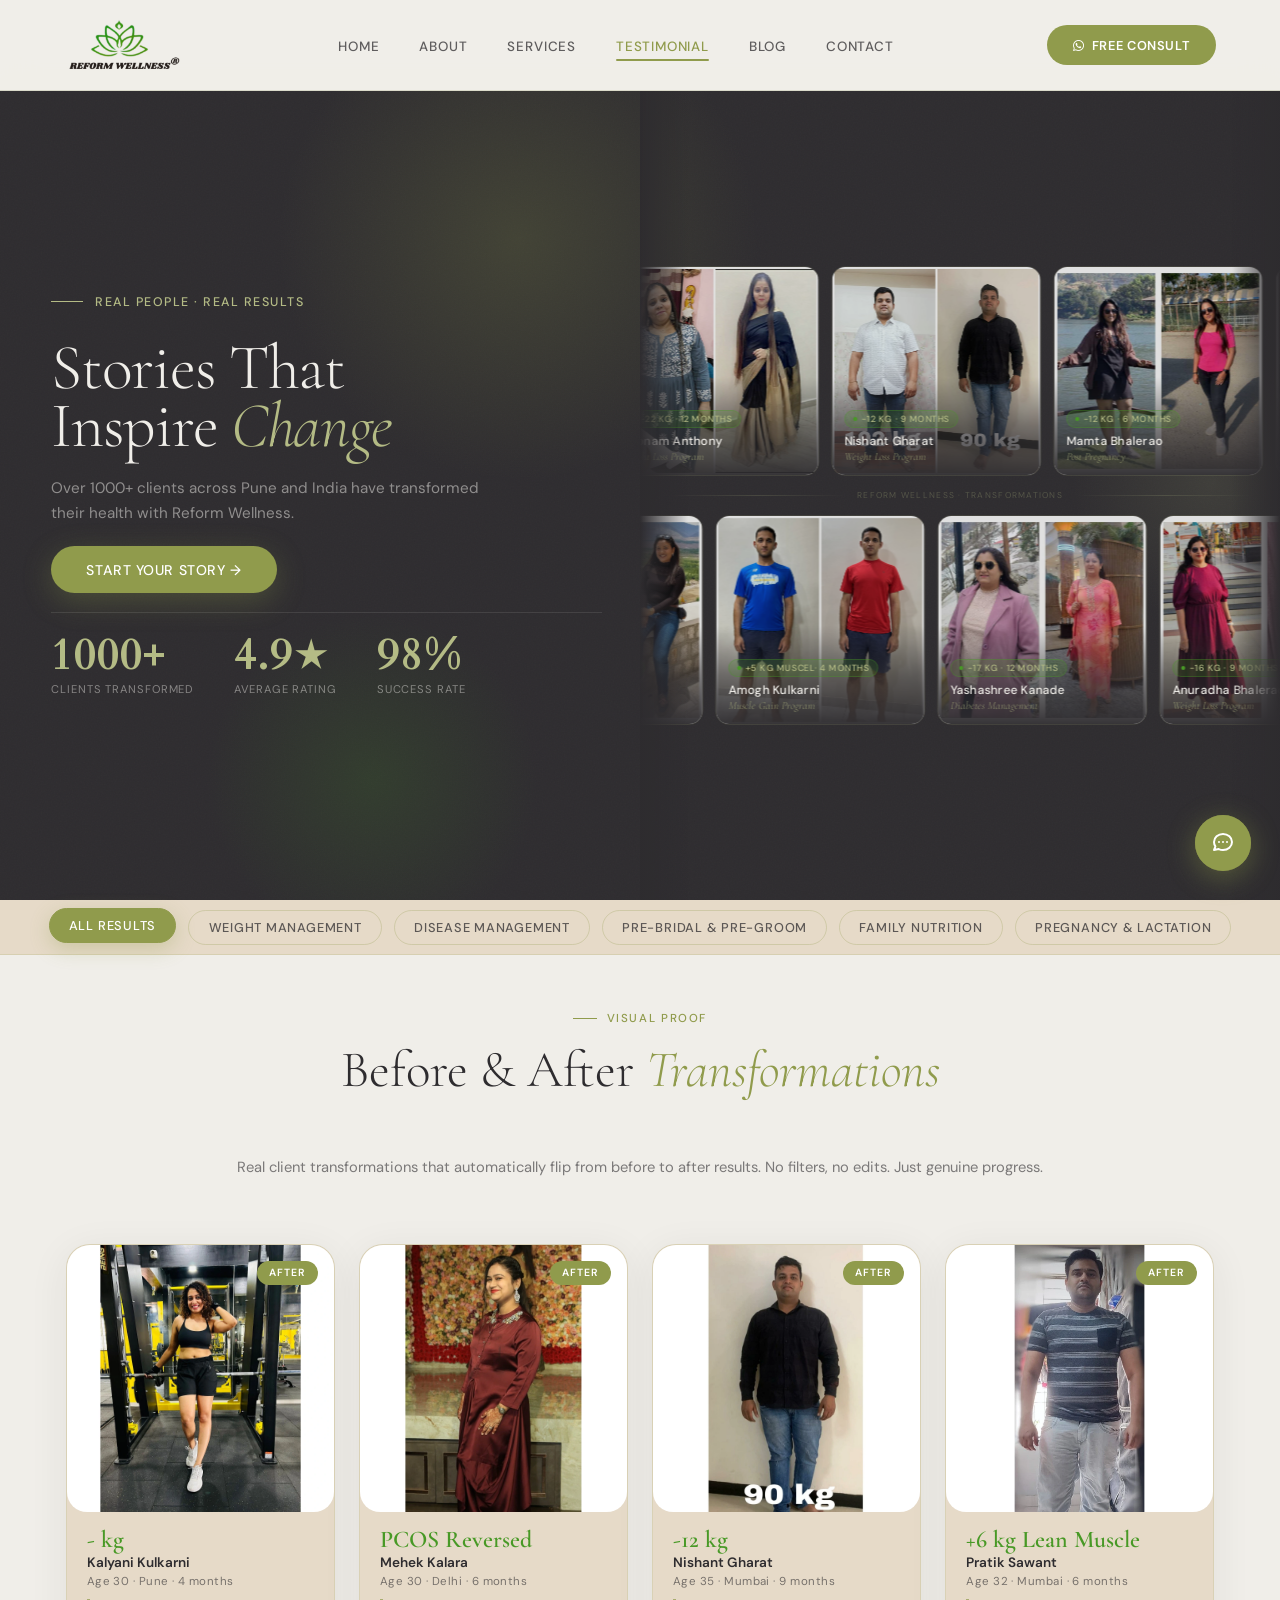
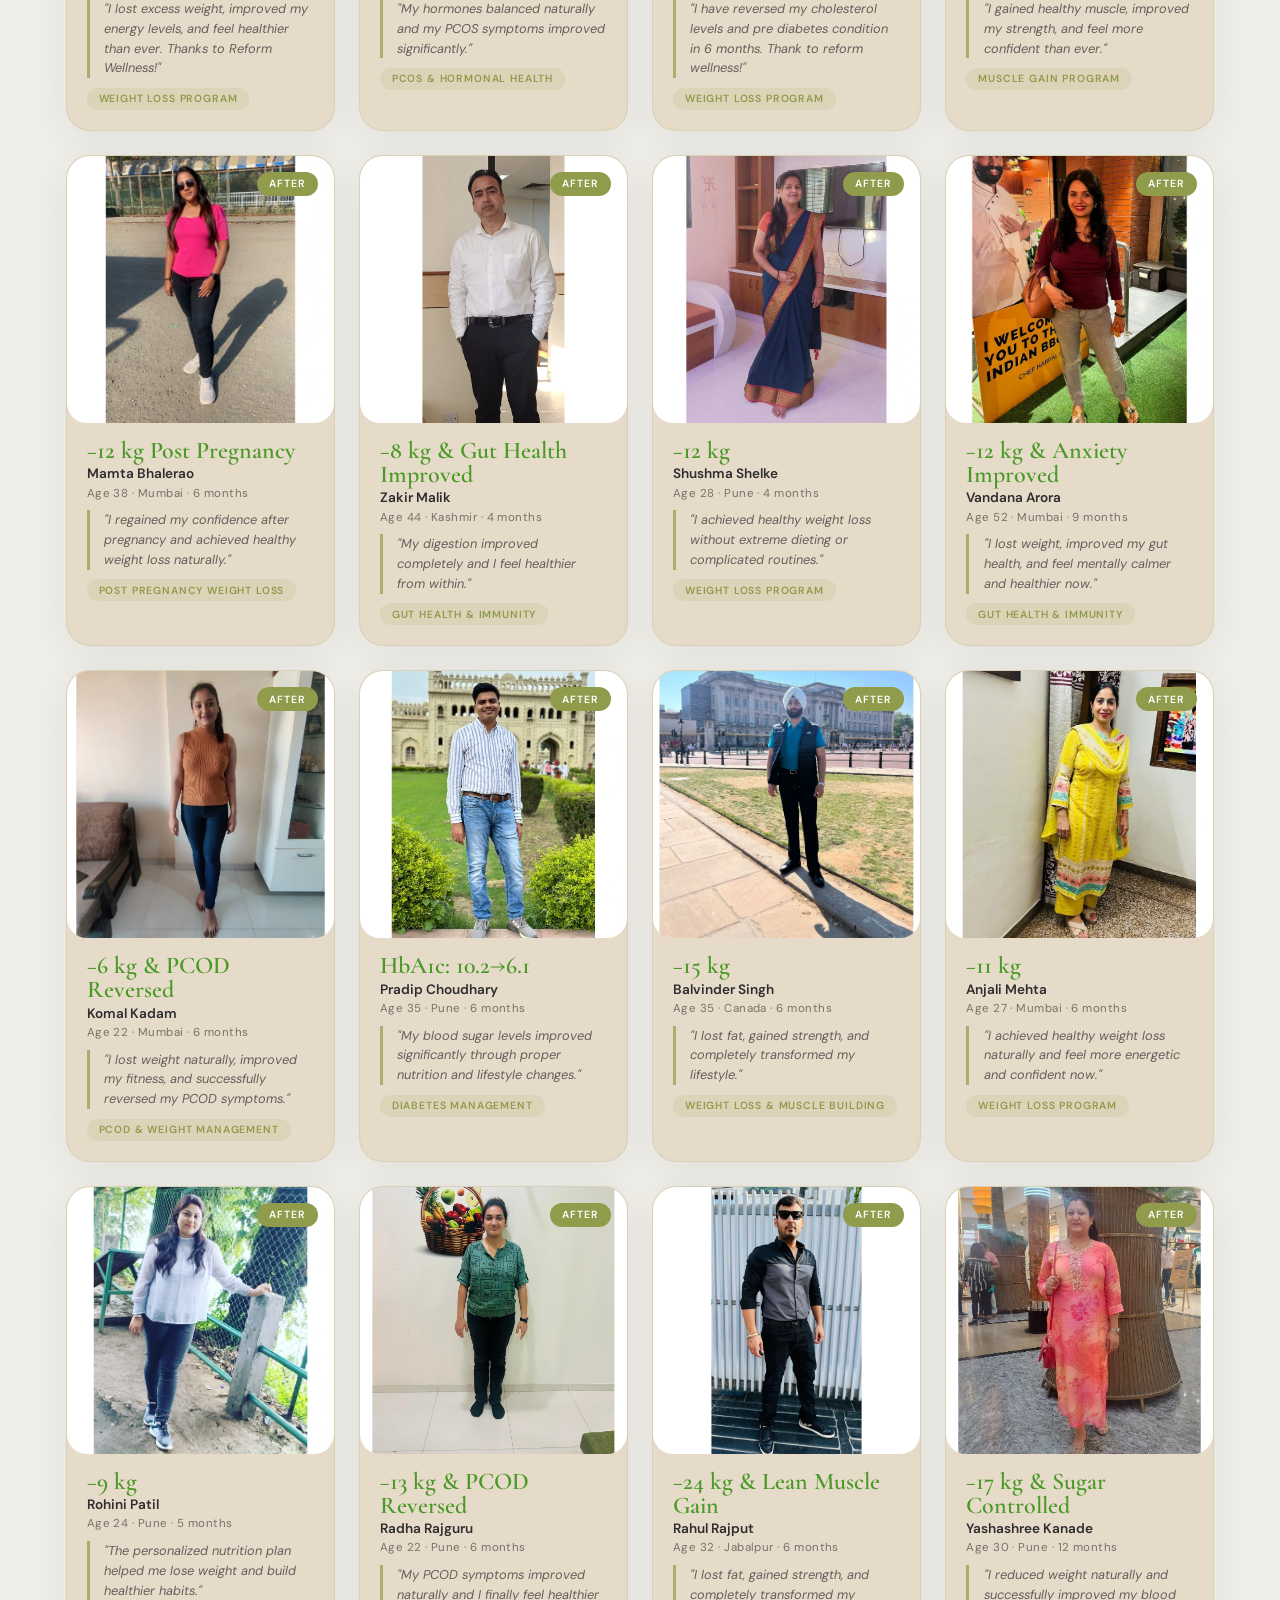
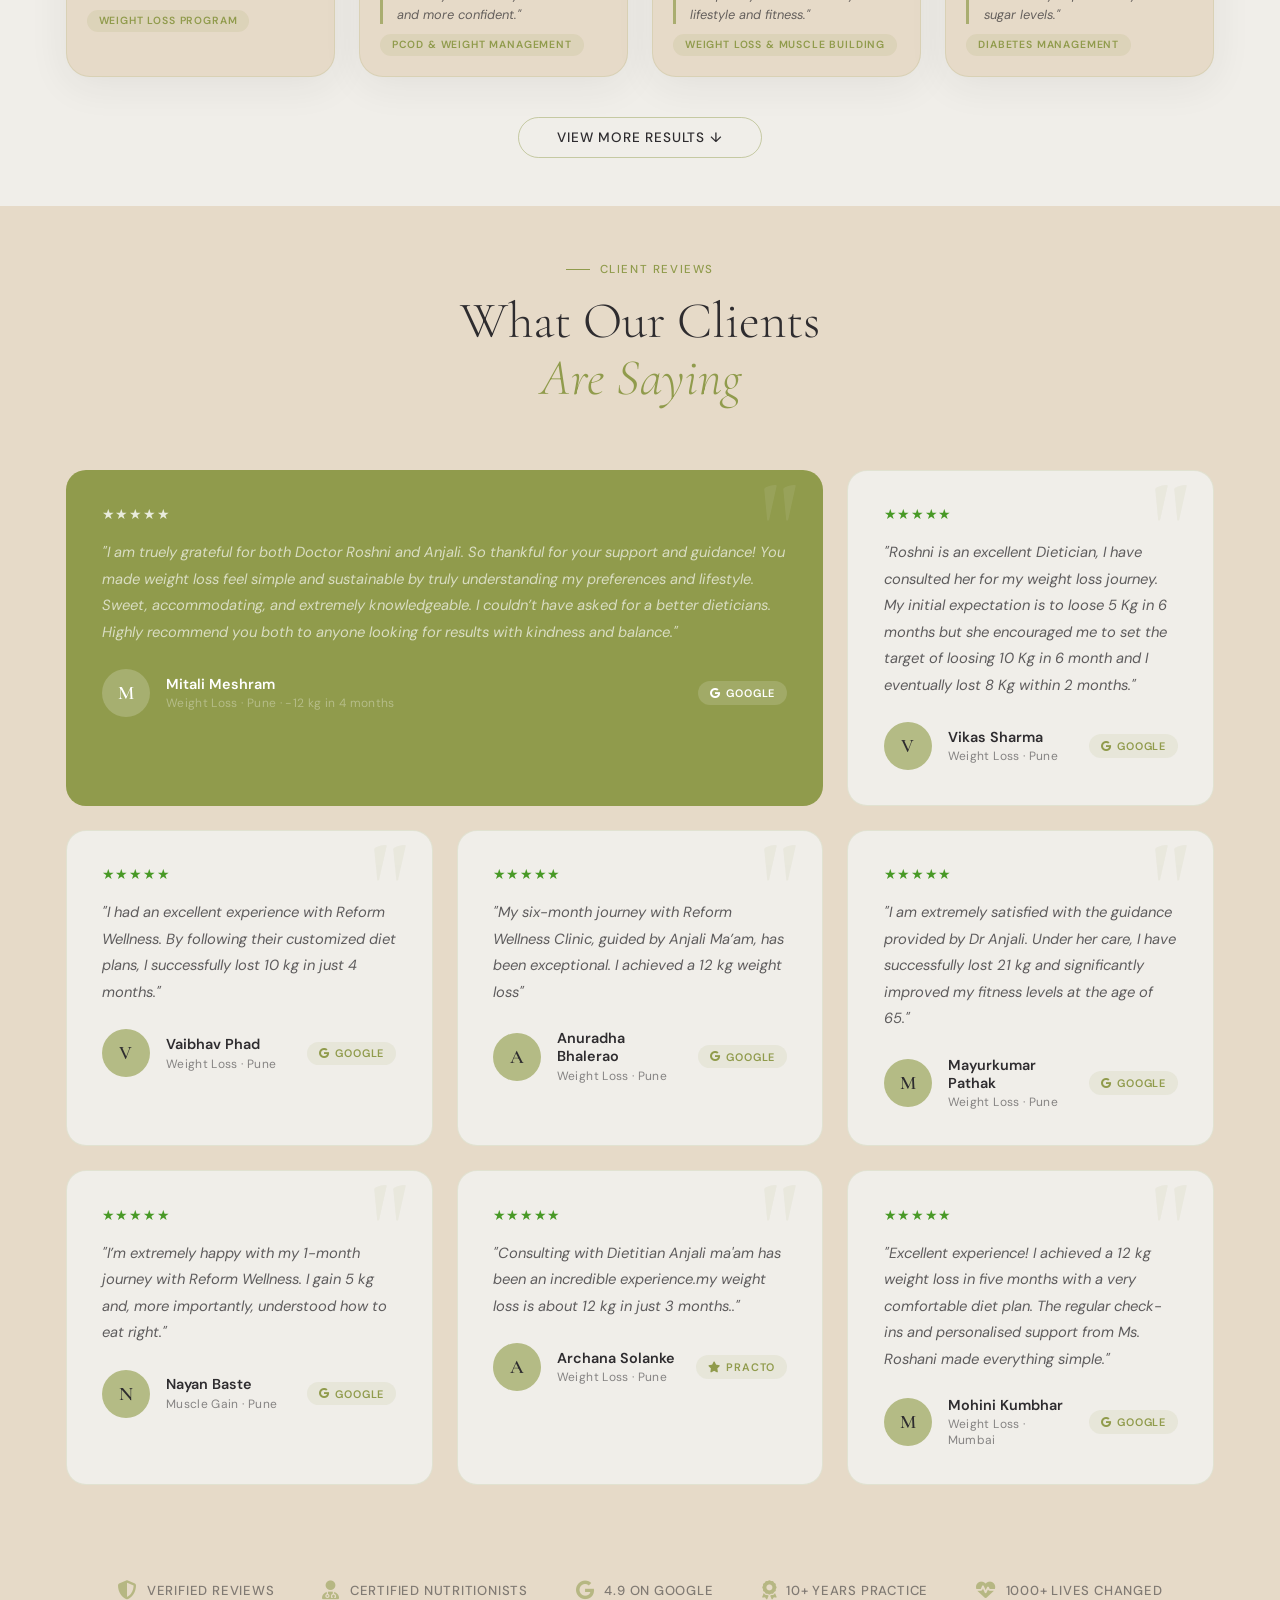
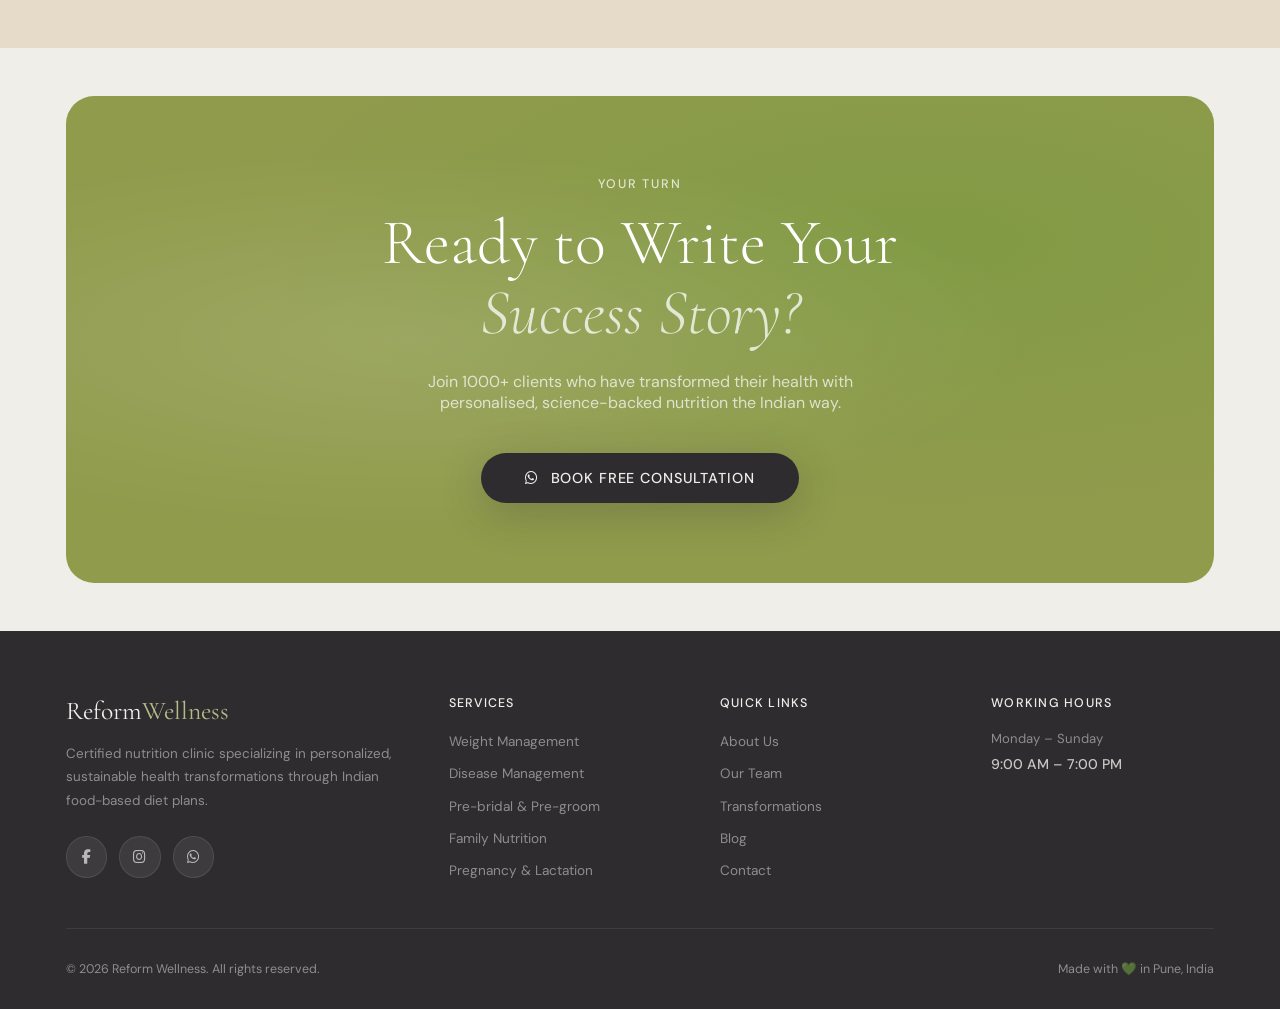
<file: testimonial/index.html>
<!DOCTYPE html>
<html lang="en">

<head>
    <meta charset="UTF-8" />
    <meta name="viewport" content="width=device-width, initial-scale=1.0" />
    <title>Client Testimonials & Weight Loss Success Stories | Reform Wellness Pune</title>
    <meta name="description"
        content="Read real client testimonials and transformation stories from Reform Wellness. Discover weight loss success stories, PCOS, diabetes, pregnancy nutrition results, and reviews from over 1000+ satisfied clients." />
    <meta name="keywords"
        content="Reform Wellness testimonials, weight loss success stories Pune, dietitian reviews Pune, nutritionist testimonials, client transformation results, PCOS weight loss success, diabetes nutrition results, before and after weight loss, wellness clinic reviews Pune" />
    <meta property="og:title" content="Client Testimonials & Weight Loss Success Stories | Reform Wellness" />
    <meta property="og:description"
        content="See real transformation stories, before-and-after results, and reviews from clients who achieved sustainable health and weight loss with Reform Wellness." />
    <meta property="og:type" content="website" />
    <meta property="og:url" content="https://reformwellness.in/testimonials" />
    <meta property="og:image" content="https://reformwellness.in/images/testimonials/testimonials-og-image.webp" />
    <meta name="twitter:card" content="summary_large_image" />
    <meta name="twitter:title" content="Client Testimonials & Weight Loss Success Stories | Reform Wellness" />
    <meta name="twitter:description"
        content="Explore real client reviews, before-and-after transformations, and success stories from Reform Wellness." />
    <meta name="twitter:image" content="https://reformwellness.in/images/testimonials/testimonials-og-image.webp" />
    <link rel="canonical" href="https://reformwellness.in/testimonials" />
    <link rel="icon" type="image/x-icon" href="/favicon_io/favicon.ico" />
    <link rel="stylesheet" href="https://cdnjs.cloudflare.com/ajax/libs/font-awesome/6.7.2/css/all.min.css" />
    <link
        href="https://fonts.googleapis.com/css2?family=Cormorant+Garamond:ital,wght@0,300;0,400;0,600;1,300;1,400&family=DM+Sans:wght@300;400;500;600&display=swap"
        rel="stylesheet" />
    <link href="https://fonts.googleapis.com/css2?family=Cardo:wght@400;700&display=swap" rel="stylesheet">
    <link rel="stylesheet" href="/css/style.css" />
    <script type="application/ld+json">
{
  "@context": "https://schema.org",
  "@type": "Review",
  "itemReviewed": {
    "@type": "MedicalBusiness",
    "name": "Reform Wellness"
  },
  "reviewRating": {
    "@type": "Rating",
    "ratingValue": "5"
  },
  "author": {
    "@type": "Person",
    "name": "Mitali Meshram"
  },
  "reviewBody": "Weight loss felt simple and sustainable. Highly recommend Reform Wellness."
}
</script>
    <style>
        .testimonial-hero {
            height: calc(100vh - 90px);
            min-height: calc(100vh - 90px);
            background: var(--dark);
            display: grid;
            grid-template-columns: 1fr 1fr;
            position: relative;
            overflow: hidden;
        }

        .hero-grain {
            position: absolute;
            inset: 0;
            pointer-events: none;
            background: url("data:image/svg+xml,%3Csvg xmlns='http://www.w3.org/2000/svg' width='280' height='280'%3E%3Cfilter id='n'%3E%3CfeTurbulence type='fractalNoise' baseFrequency='.68' numOctaves='4' stitchTiles='stitch'/%3E%3C/filter%3E%3Crect width='280' height='280' filter='url(%23n)' opacity='.05'/%3E%3C/svg%3E");
            opacity: .5;
        }

        .hero-blob {
            position: absolute;
            pointer-events: none;
            border-radius: 50%;
        }

        .hero-blob-1 {
            top: -100px;
            right: 40%;
            width: 500px;
            height: 500px;
            background: radial-gradient(circle, rgba(144, 155, 76, .2) 0%, transparent 68%);
        }

        .hero-blob-2 {
            bottom: -60px;
            left: 15%;
            width: 360px;
            height: 360px;
            background: radial-gradient(circle, rgba(72, 153, 38, .15) 0%, transparent 65%);
        }

        .hero-blob-3 {
            top: 30%;
            right: -80px;
            width: 300px;
            height: 300px;
            background: radial-gradient(circle, rgba(180, 187, 133, .12) 0%, transparent 65%);
        }

        .th-left {
            display: flex;
            flex-direction: column;
            justify-content: center;
            position: relative;
            z-index: 2;

            padding-top: clamp(2rem, 4vh, 4rem);
            padding-bottom: clamp(2rem, 4vh, 4rem);
            padding-left: 8%;
            padding-right: 6%;
        }

        .th-eyebrow {
            display: inline-flex;
            align-items: center;
            gap: 0.75rem;
            font-size: 0.78rem;
            letter-spacing: 0.12em;
            text-transform: uppercase;
            color: var(--secondary);
            font-weight: 500;
            margin-bottom: 1.8rem;
        }

        .th-eyebrow::before {
            content: '';
            display: block;
            width: 32px;
            height: 1px;
            background: var(--secondary);
        }

        .th-h1 {
            font-family: 'Cormorant Garamond', serif;
            font-size: clamp(3rem, 5vw, 6rem);
            font-weight: 300;
            line-height: .92;
            color: var(--light);
            letter-spacing: -.02em;
            margin-bottom: 1.2rem;
        }

        .th-h1 em {
            font-style: italic;
            color: var(--secondary);
        }

        .th-sub {
            font-size: .95rem;
            line-height: 1.7;
            color: rgba(240, 238, 233, .5);
            max-width: 440px;
            margin-bottom: 1.2rem;
        }

        .th-actions {
            display: flex;
            align-items: center;
        }

        .th-btn-primary {
            background: var(--primary);
            color: #fff;
            padding: 0.9rem 2.2rem;
            border-radius: 100px;
            font-size: 0.88rem;
            font-weight: 500;
            letter-spacing: 0.04em;
            text-decoration: none;
            text-transform: uppercase;
            transition: background 0.25s, transform 0.2s, box-shadow 0.25s;
            box-shadow: 0 8px 30px rgba(144, 155, 76, 0.3);
        }

        .th-btn-primary:hover {
            background: var(--accent);
            transform: translateY(-2px);
            box-shadow: 0 12px 40px rgba(72, 153, 38, 0.35);
        }

        .th-count-strip {
            display: flex;
            gap: 2.5rem;
            margin-top: 1.2rem;
            padding-top: 1.2rem;
            border-top: 1px solid rgba(240, 238, 233, .1);
            flex-wrap: wrap;
        }

        .th-count-num {
            font-family: 'Cardo', serif;
            font-size: 2.8rem;
            font-weight: 600;
            color: var(--secondary);
            line-height: 1;
        }

        .th-count-label {
            font-size: .7rem;
            color: rgba(240, 238, 233, .45);
            text-transform: uppercase;
            letter-spacing: .08em;
            margin-top: .3rem;
        }

        .th-right {
            position: relative;
            overflow: hidden;
            display: flex;
            flex-direction: column;
            justify-content: center;
            gap: 14px;
            z-index: 2;
        }

        .slider-fade {
            position: absolute;
            left: 0;
            right: 0;
            height: 130px;
            pointer-events: none;
            z-index: 10;
        }

        .slider-fade.top {
            top: 0;
            background: linear-gradient(to bottom, var(--dark) 0%, transparent 100%);
        }

        .slider-fade.bot {
            bottom: 0;
            background: linear-gradient(to top, var(--dark) 0%, transparent 100%);
        }

        .slider-fade-left,
        .slider-fade-right {
            position: absolute;
            top: 0;
            bottom: 0;
            width: 48px;
            pointer-events: none;
            z-index: 10;
        }

        .slider-fade-left {
            left: 0;
            background: linear-gradient(to right, var(--dark) 0%, transparent 100%);
        }

        .slider-fade-right {
            right: 0;
            background: linear-gradient(to left, var(--dark) 0%, transparent 100%);
        }

        .slider-row-wrap {
            overflow: hidden;
            width: 100%;
            flex-shrink: 0;
        }

        .slider-row {
            display: flex;
            gap: 12px;
            width: max-content;
            will-change: transform;
        }

        .slider-card {
            flex-shrink: 0;
            width: 210px;
            height: auto;
            aspect-ratio: 1 / 1;
            border-radius: 14px;
            overflow: hidden;
            position: relative;
            border: 1px solid rgba(180, 187, 133, .14);
            cursor: pointer;
        }

        .slider-card img {
            position: absolute;
            inset: 0;
            width: 100%;
            height: 100%;
            object-fit: cover;
            display: block;
            transition: transform .6s var(--drawer-ease), filter .4s ease;
            filter: brightness(.88) saturate(.9);
        }

        .slider-card:hover img {
            transform: scale(1.06);
            filter: brightness(.95) saturate(1.05);
        }

        .card-ba-tags {
            position: absolute;
            top: 10px;
            left: 10px;
            display: flex;
            gap: 5px;
            z-index: 2;
        }

        .card-tag {
            font-family: 'DM Sans', sans-serif;
            font-size: 8.5px;
            font-weight: 500;
            letter-spacing: .08em;
            text-transform: uppercase;
            padding: 2px 8px;
            border-radius: 100px;
            backdrop-filter: blur(8px);
            -webkit-backdrop-filter: blur(8px);
        }

        .card-tag.before {
            background: rgba(46, 44, 47, .65);
            color: rgba(240, 238, 233, .55);
            border: 1px solid rgba(240, 238, 233, .12);
        }

        .card-tag.after {
            background: rgba(72, 153, 38, .22);
            color: #B4BB85;
            border: 1px solid rgba(72, 153, 38, .32);
        }

        .card-overlay {
            position: absolute;
            bottom: 0;
            left: 0;
            right: 0;
            z-index: 2;
            padding: 28px 12px 12px;
            background: linear-gradient(to top,
                    rgba(46, 44, 47, .95) 0%,
                    rgba(46, 44, 47, .55) 50%,
                    transparent 100%);
        }

        .card-result-badge {
            display: inline-flex;
            align-items: center;
            gap: 4px;
            background: rgba(72, 153, 38, .18);
            border: 1px solid rgba(72, 153, 38, .32);
            border-radius: 100px;
            padding: 2px 8px;
            margin-bottom: 5px;
        }

        .card-result-dot {
            width: 4px;
            height: 4px;
            background: #489926;
            border-radius: 50%;
            flex-shrink: 0;
        }

        .card-result-text {
            font-family: 'DM Sans', sans-serif;
            font-size: 9px;
            font-weight: 500;
            color: #B4BB85;
            letter-spacing: .06em;
            text-transform: uppercase;
            white-space: nowrap;
        }

        .card-name {
            font-family: 'DM Sans', sans-serif;
            font-size: 12px;
            font-weight: 500;
            color: var(--light);
            letter-spacing: .02em;
        }

        .card-meta {
            font-family: 'Cormorant Garamond', serif;
            font-size: 11px;
            font-style: italic;
            font-weight: 300;
            color: rgba(180, 187, 133, .7);
            margin-top: 1px;
        }

        .slider-divider {
            display: flex;
            align-items: center;
            gap: 12px;
            padding: 0 28px;
            flex-shrink: 0;
            z-index: 3;
            position: relative;
        }

        .slider-divider-line {
            flex: 1;
            height: 1px;
            background: linear-gradient(to right, transparent, rgba(180, 187, 133, .18), transparent);
        }

        .slider-divider-label {
            font-family: 'DM Sans', sans-serif;
            font-size: 8.5px;
            letter-spacing: .15em;
            text-transform: uppercase;
            color: rgba(180, 187, 133, .28);
            white-space: nowrap;
        }

        .tpage-filter {
            background: var(--soft);
            padding: 0.6rem 0;
            position: sticky;
            top: 90px;
            z-index: 100;
            border-bottom: 1px solid rgba(144, 155, 76, .18);
        }

        .tpage-filter-inner {
            display: flex;
            gap: .75rem;
            align-items: center;
            justify-content: center;
            flex-wrap: wrap;
        }

        .filter-btn {
            background: transparent;
            border: 1.5px solid rgba(144, 155, 76, .35);
            color: var(--dark);
            padding: .5rem 1.2rem;
            border-radius: 100px;
            font-family: 'DM Sans', sans-serif;
            font-size: .8rem;
            font-weight: 500;
            letter-spacing: .06em;
            text-transform: uppercase;
            cursor: pointer;
            transition: all .25s ease;
            opacity: .75;
        }

        .filter-btn:hover,
        .filter-btn.active {
            background: var(--primary);
            border-color: var(--primary);
            color: #fff;
            opacity: 1;
            transform: translateY(-2px);
            box-shadow: 0 6px 20px rgba(144, 155, 76, .3);
        }

        .container {
            max-width: 1200px;
            margin: 0 auto;
            padding: 0 2%;
        }

        .tpage-ba {
            background: var(--light);
        }

        .tpage-ba-grid {
            display: grid;
            grid-template-columns: repeat(4, 1fr);
            gap: 1.5rem;
            margin-top: 4rem;
        }

        .ba-card {
            background: var(--soft);
            border-radius: 24px;
            overflow: hidden;
            border: 1px solid rgba(144, 155, 76, .15);
            box-shadow: 0 8px 40px rgba(46, 44, 47, .07);
            transition: transform .35s ease, box-shadow .35s ease;
        }

        .ba-card:hover {
            transform: translateY(-8px);
            box-shadow: 0 24px 70px rgba(46, 44, 47, .13);
        }

        .ba-photos {
            position: relative;
            aspect-ratio: 4/4;
            overflow: hidden;
            border-radius: 20px;
        }

        .ba-img {
            position: absolute;
            inset: 0;
            width: 100%;
            height: 100%;
            object-fit: cover;
            object-position: top center;
            opacity: 0;
            transition: opacity 1s ease;
        }

        .ba-img.active {
            opacity: 1;
        }

        .ba-label {
            position: absolute;
            top: 1rem;
            font-size: .65rem;
            font-weight: 600;
            letter-spacing: .1em;
            text-transform: uppercase;
            padding: .35rem .75rem;
            border-radius: 100px;
            z-index: 5;
            transition: opacity .4s ease;
            opacity: 0;
            display: inline-flex;
            align-items: center;
            justify-content: center;
            width: auto;
            max-width: max-content;
            white-space: nowrap;
        }

        .ba-label-before {
            left: 1rem;
            background: rgba(46, 44, 47, .75);
            color: #fff;
        }

        .ba-label-after {
            right: 1rem;
            background: var(--primary);
            color: #fff;
        }

        .auto-flip.show-before .ba-label-before {
            opacity: 1;
        }

        .auto-flip.show-after .ba-label-after {
            opacity: 1;
        }

        .ba-body {
            padding: 1rem 1.25rem 1.25rem;
        }

        .ba-result {
            font-family: 'Cormorant Garamond', serif;
            font-weight: 600;
            color: var(--accent);
            line-height: 1;
            font-size: 1.5rem;
            margin-bottom: .15rem;
        }

        .ba-name {
            font-weight: 600;
            font-size: .85rem;
            color: var(--dark);
            margin-bottom: .2rem;
        }

        .ba-meta {
            font-size: .72rem;
            opacity: .6;
            letter-spacing: .04em;
            margin-bottom: .6rem;
        }

        .ba-quote {
            font-size: .8rem;
            line-height: 1.55;
            opacity: .7;
            font-style: italic;
            border-left: 3px solid var(--primary);
            padding-left: .9rem;
        }

        .ba-program-tag {
            display: inline-block;
            margin-top: .6rem;
            background: rgba(144, 155, 76, .12);
            color: var(--primary);
            font-size: .65rem;
            font-weight: 600;
            letter-spacing: .08em;
            text-transform: uppercase;
            padding: .28rem .75rem;
            border-radius: 100px;
        }

        .tpage-videos {
            background: var(--dark);
        }

        .tpage-videos .section-label {
            color: var(--secondary);
        }

        .tpage-videos .section-label::before {
            background: var(--secondary);
        }

        .tpage-videos .section-title {
            color: var(--light);
        }

        .tpage-video-grid {
            display: grid;
            grid-template-columns: repeat(3, 1fr);
            gap: 1.5rem;
            margin-top: 4rem;
        }

        .video-card {
            border-radius: 20px;
            overflow: hidden;
            position: relative;
            background: rgba(255, 255, 255, .05);
            border: 1px solid rgba(255, 255, 255, .1);
            transition: transform .3s, box-shadow .3s;
        }

        .video-card:hover {
            transform: translateY(-6px);
            box-shadow: 0 24px 60px rgba(0, 0, 0, .35);
        }

        .video-thumb {
            position: relative;
            aspect-ratio: 16/9;
            overflow: hidden;
            cursor: pointer;
        }

        .video-thumb img {
            width: 100%;
            height: 100%;
            object-fit: cover;
            transition: transform .4s ease;
        }

        .video-card:hover .video-thumb img {
            transform: scale(1.05);
        }

        .video-thumb-overlay {
            position: absolute;
            inset: 0;
            background: rgba(46, 44, 47, .45);
            display: flex;
            align-items: center;
            justify-content: center;
            transition: background .3s;
        }

        .video-card:hover .video-thumb-overlay {
            background: rgba(46, 44, 47, .3);
        }

        .video-play-btn {
            width: 64px;
            height: 64px;
            border-radius: 50%;
            background: rgba(255, 255, 255, .95);
            display: flex;
            align-items: center;
            justify-content: center;
            color: var(--primary);
            font-size: 1.4rem;
            padding-left: 4px;
            box-shadow: 0 8px 30px rgba(0, 0, 0, .25);
            transition: transform .25s, box-shadow .25s;
        }

        .video-card:hover .video-play-btn {
            transform: scale(1.1);
            box-shadow: 0 16px 40px rgba(0, 0, 0, .35);
        }

        .video-duration {
            position: absolute;
            bottom: .7rem;
            right: .8rem;
            background: rgba(0, 0, 0, .65);
            color: #fff;
            font-size: .7rem;
            font-weight: 500;
            padding: .2rem .55rem;
            border-radius: 6px;
            letter-spacing: .04em;
        }

        .video-body {
            padding: 1.4rem 1.6rem 1.7rem;
        }

        .video-name {
            font-weight: 600;
            font-size: .9rem;
            color: var(--light);
            margin-bottom: .2rem;
        }

        .video-meta {
            font-size: .78rem;
            color: rgba(240, 238, 233, .5);
            letter-spacing: .04em;
            margin-bottom: .85rem;
        }

        .video-quote {
            font-size: .84rem;
            line-height: 1.65;
            color: rgba(240, 238, 233, .65);
            font-style: italic;
        }

        .video-tag {
            display: inline-block;
            margin-top: .85rem;
            background: rgba(180, 187, 133, .15);
            color: var(--secondary);
            font-size: .68rem;
            font-weight: 600;
            letter-spacing: .08em;
            text-transform: uppercase;
            padding: .3rem .8rem;
            border-radius: 100px;
            border: 1px solid rgba(180, 187, 133, .25);
        }

        .video-modal {
            display: none;
            position: fixed;
            inset: 0;
            z-index: 999999;
            background: rgba(20, 18, 22, .92);
            backdrop-filter: blur(10px);
            align-items: center;
            justify-content: center;
            padding: 5%;
        }

        .video-modal.open {
            display: flex;
        }

        .video-modal-inner {
            position: relative;
            width: 100%;
            max-width: 900px;
            aspect-ratio: 16/9;
            border-radius: 16px;
            overflow: hidden;
            box-shadow: 0 40px 100px rgba(0, 0, 0, .5);
        }

        .video-modal-inner iframe,
        .video-modal-inner video {
            width: 100%;
            height: 100%;
            border: none;
            display: block;
        }

        .video-modal-close {
            position: absolute;
            top: -3.2rem;
            right: 0;
            background: rgba(255, 255, 255, .1);
            border: 1px solid rgba(255, 255, 255, .2);
            color: #fff;
            width: 2.4rem;
            height: 2.4rem;
            border-radius: 50%;
            display: flex;
            align-items: center;
            justify-content: center;
            font-size: 1rem;
            cursor: pointer;
            transition: background .2s;
        }

        .video-modal-close:hover {
            background: var(--primary);
        }

        .tpage-reviews {
            background: var(--soft);
        }

        .tpage-reviews-grid {
            display: grid;
            grid-template-columns: repeat(3, 1fr);
            gap: 1.5rem;
            margin-top: 4rem;
        }

        .review-card {
            background: var(--light);
            border-radius: 20px;
            padding: 2.2rem;
            border: 1px solid rgba(144, 155, 76, .15);
            position: relative;
            overflow: hidden;
            transition: transform .3s, box-shadow .3s;
        }

        .review-card:hover {
            transform: translateY(-5px);
            box-shadow: 0 20px 60px rgba(46, 44, 47, .1);
        }

        .review-card::before {
            content: '"';
            position: absolute;
            top: -.5rem;
            right: 1.5rem;
            font-family: 'Cormorant Garamond', serif;
            font-size: 8rem;
            font-weight: 600;
            color: var(--primary);
            opacity: .07;
            line-height: 1;
        }

        .review-card.featured {
            grid-column: span 2;
            background: var(--primary);
            border-color: transparent;
        }

        .review-card.featured::before {
            color: #fff;
            opacity: .08;
        }

        .review-card.featured .review-stars {
            color: #fff;
            opacity: .8;
        }

        .review-card.featured .review-quote {
            color: rgba(255, 255, 255, .88);
        }

        .review-card.featured .review-name {
            color: #fff;
        }

        .review-card.featured .review-meta {
            color: rgba(255, 255, 255, .6);
        }

        .review-card.featured .review-avatar {
            background: rgba(255, 255, 255, .2);
            color: #fff;
        }

        .review-card.featured .review-source {
            background: rgba(255, 255, 255, .15);
            color: #fff;
        }

        .review-stars {
            color: var(--accent);
            font-size: .85rem;
            letter-spacing: .05em;
            margin-bottom: 1rem;
        }

        .review-quote {
            font-size: .92rem;
            line-height: 1.8;
            opacity: .75;
            margin-bottom: 1.5rem;
            font-style: italic;
        }

        .review-author {
            display: flex;
            align-items: center;
            gap: 1rem;
            justify-content: space-between;
        }

        .review-author-left {
            display: flex;
            align-items: center;
            gap: 1rem;
        }

        .review-avatar {
            width: 3rem;
            height: 3rem;
            min-width: 3rem;
            border-radius: 50%;
            background: var(--secondary);
            display: flex;
            align-items: center;
            justify-content: center;
            font-family: 'Cormorant Garamond', serif;
            font-size: 1.2rem;
            font-weight: 600;
            color: var(--dark);
        }

        .review-name {
            font-weight: 600;
            font-size: .9rem;
        }

        .review-meta {
            font-size: .75rem;
            opacity: .55;
            margin-top: .15rem;
            letter-spacing: .03em;
        }

        .review-source {
            display: flex;
            align-items: center;
            gap: .35rem;
            background: rgba(144, 155, 76, .1);
            color: var(--primary);
            font-size: .68rem;
            font-weight: 600;
            letter-spacing: .08em;
            text-transform: uppercase;
            padding: .3rem .75rem;
            border-radius: 100px;
            white-space: nowrap;
        }

        .tpage-trust {
            background: var(--soft);
            padding: 3rem 0;
        }

        .trust-strip {
            display: flex;
            justify-content: center;
            align-items: center;
            gap: 3rem;
            flex-wrap: wrap;
        }

        .trust-item {
            display: flex;
            align-items: center;
            gap: .6rem;
            color: var(--dark);
            opacity: .55;
            font-size: .82rem;
            font-weight: 500;
            letter-spacing: .06em;
            text-transform: uppercase;
        }

        .trust-item i {
            font-size: 1.2rem;
            color: var(--primary);
            opacity: 1;
        }

        .tpage-cta {
            background: var(--light);
        }

        .tpage-cta-inner {
            background: var(--primary);
            border-radius: 28px;
            padding: 5rem 5%;
            text-align: center;
            position: relative;
            overflow: hidden;
        }

        .tpage-cta-inner::before {
            content: '';
            position: absolute;
            inset: 0;
            background:
                radial-gradient(ellipse at 30% 50%, rgba(255, 255, 255, .12) 0%, transparent 55%),
                radial-gradient(ellipse at 75% 30%, rgba(72, 153, 38, .2) 0%, transparent 55%);
        }

        .tpage-cta-label {
            color: rgba(255, 255, 255, .75);
            font-size: .78rem;
            letter-spacing: .15em;
            text-transform: uppercase;
            font-weight: 500;
            margin-bottom: 1rem;
            position: relative;
        }

        .tpage-cta-title {
            font-family: 'Cormorant Garamond', serif;
            font-size: clamp(2.4rem, 5vw, 4.5rem);
            font-weight: 300;
            color: #fff;
            line-height: 1.1;
            margin-bottom: 1.4rem;
            position: relative;
        }

        .tpage-cta-title em {
            font-style: italic;
            color: rgba(255, 255, 255, .75);
        }

        .tpage-cta-sub {
            font-size: 1rem;
            color: rgba(255, 255, 255, .7);
            max-width: 480px;
            margin: 0 auto 2.5rem;
            position: relative;
        }

        .tpage-cta-btn {
            background: var(--dark);
            color: var(--light);
            padding: 1rem 2.8rem;
            border-radius: 100px;
            font-size: .9rem;
            font-weight: 500;
            letter-spacing: .06em;
            text-transform: uppercase;
            text-decoration: none;
            display: inline-flex;
            align-items: center;
            gap: .7rem;
            box-shadow: 0 10px 40px rgba(46, 44, 47, .25);
            transition: background .25s, transform .2s, box-shadow .25s;
            position: relative;
        }

        .tpage-cta-btn:hover {
            background: #fff;
            color: var(--primary);
            transform: translateY(-3px);
            box-shadow: 0 18px 50px rgba(46, 44, 47, .35);
        }

        @media (max-width: 1100px) {
            .tpage-ba-grid {
                grid-template-columns: repeat(3, 1fr);
            }

            .tpage-video-grid {
                grid-template-columns: repeat(2, 1fr);
            }

            .tpage-reviews-grid {
                grid-template-columns: repeat(2, 1fr);
            }

            .review-card.featured {
                grid-column: span 2;
            }

            .rating-banner {
                grid-template-columns: 1fr 1fr 1fr;
                gap: 2rem;
            }

            .rating-divider {
                display: none;
            }
        }

        @media (max-width:1024px) and (min-width:769px) {

            .testimonial-hero {
                height: calc(100svh - 90px);
                min-height: calc(100svh - 90px);

                display: grid;
                grid-template-columns: 1fr 1fr;
                grid-template-rows: 1fr;

                overflow: hidden;
            }

            .th-left {
                padding: 2rem 6%;

                display: flex;
                flex-direction: column;
                justify-content: center;
                align-items: flex-start;

                text-align: left;
                z-index: 2;
            }

            .th-eyebrow {
                font-size: 0.7rem;
                margin-bottom: 0.8rem;
            }

            .th-eyebrow::before {
                width: 28px;
            }

            .th-h1 {
                font-size: clamp(2.2rem, 4vw, 3.5rem);
                line-height: 1.05;
                margin-bottom: 0.8rem;
            }

            .th-sub {
                font-size: 0.84rem;
                line-height: 1.6;
                margin-bottom: 1rem;
                max-width: 95%;
            }

            .th-actions {
                justify-content: flex-start;
            }

            .th-btn-primary {
                padding: 0.8rem 1.7rem;
                font-size: 0.8rem;
            }

            .th-right {
                position: relative;
                overflow: hidden;
                height: 100%;
            }

            .th-right img {
                width: 100%;
                height: 100%;

                object-fit: cover;
                object-position: center center;

                display: block;
            }

            .th-count-strip {
                margin-top: 1.2rem;

                position: static;

                display: flex;
                gap: 1.5rem;

                background: transparent;
                backdrop-filter: none;
            }

            .th-count-strip>div {
                padding: 0;
                border-right: none;
                text-align: left;
            }

            .th-count-num {
                font-size: 1.8rem;
                line-height: 1;
                white-space: nowrap;
            }

            .th-count-label {
                font-size: 0.62rem;
                line-height: 1.4;
                margin-top: 0.2rem;
            }
        }

        @media (max-width:768px) {

            .testimonial-hero {
                height: calc(100svh - 90px);
                min-height: calc(100svh - 90px);

                display: flex;
                flex-direction: column-reverse;

                overflow: hidden;
            }

            .th-left {
                height: 50%;

                padding: 1.5rem 5% 1rem;

                display: flex;
                flex-direction: column;
                justify-content: center;
                align-items: center;

                text-align: center;
                z-index: 2;
                flex-shrink: 0;
            }

            .th-right {
                height: 50%;
                position: relative;
                overflow: hidden;
                display: flex;
                flex-direction: column;
                justify-content: center;
                gap: 8px;
            }

            .card-overlay {
                display: none;
            }

            .slider-row-wrap {
                flex: 1;
                min-height: 0;
                overflow: hidden;
                width: 100%;
            }

            .slider-row {
                height: 100%;
                display: flex;
                align-items: center;
                gap: 8px;
            }

            .slider-card {
                width: 140px;
                border-radius: 10px;
                flex-shrink: 0;
            }

            .slider-fade {
                height: 60px;
            }

            .slider-fade-left,
            .slider-fade-right {
                width: 28px;
            }

            .slider-divider {
                padding: 0 16px;
                flex-shrink: 0;
                gap: 8px;
            }

            .slider-divider-label {
                font-size: 7px;
                letter-spacing: 0.1em;
            }

            .th-eyebrow {
                font-size: 0.68rem;
                margin-bottom: 0.5rem;
            }

            .th-eyebrow::before {
                width: 22px;
            }

            .th-h1 br {
                display: none;
            }

            .th-h1 {
                font-size: clamp(1.8rem, 7vw, 2.5rem);
                line-height: 1.12;
                margin-bottom: 0.6rem;
            }

            .th-sub {
                font-size: 0.78rem;
                line-height: 1.55;
                max-width: 100%;
                margin-bottom: 0.8rem;
            }

            .th-actions {
                justify-content: center;
            }

            .th-btn-primary {
                padding: 0.75rem 1.5rem;
                font-size: 0.75rem;
            }

            .th-count-strip {
                margin-top: 0.8rem;
                position: static;

                display: flex;
                flex-direction: row;
                flex-wrap: nowrap;
                justify-content: space-between;
                align-items: center;

                gap: 0;
                width: 100%;

                background: transparent;
                backdrop-filter: none;
            }

            .th-count-strip>div {
                flex: 1;
                text-align: center;
                padding: 0 0.3rem;
                border-right: 1px solid rgba(144, 155, 76, 0.2);
            }

            .th-count-strip>div:last-child {
                border-right: none;
            }

            .th-count-num {
                font-size: 1.1rem;
                line-height: 1;
                white-space: nowrap;
            }

            .th-count-label {
                font-size: 0.48rem;
                line-height: 1.3;
                margin-top: 0.2rem;
                white-space: nowrap;
            }

            .tpage-filter {
                position: sticky;
                top: 90px;
                z-index: 999;
                padding: 0.7rem 0;
                background: var(--soft);
                border-bottom: 1px solid rgba(144, 155, 76, .18);
            }

            .tpage-filter-inner {
                display: flex;
                gap: .65rem;
                flex-wrap: nowrap;
                overflow-x: auto;
                overflow-y: hidden;
                padding: 0 1rem;
                justify-content: flex-start;
                scrollbar-width: none;
                -ms-overflow-style: none;
            }

            .tpage-filter-inner::-webkit-scrollbar {
                display: none;
            }

            .filter-btn {
                flex: 0 0 auto;
                white-space: nowrap;
                padding: .65rem 1.1rem;
                font-size: .72rem;
            }

            .tpage-ba-grid {
                grid-template-columns: 1fr;
            }

            .tpage-video-grid {
                grid-template-columns: 1fr 1fr;
            }

            .tpage-reviews-grid {
                grid-template-columns: 1fr;
            }

            .review-card.featured {
                grid-column: span 1;
            }

            .rating-banner {
                grid-template-columns: 1fr 1fr;
                gap: 2.5rem;
                padding: 3rem 5%;
                border-radius: 20px;
            }

            .rating-divider {
                display: none;
            }
        }

        @media (max-width:640px) {

            .th-left {
                padding: 1rem 5% 0.6rem;
            }

            .th-eyebrow {
                font-size: 0.65rem;
                margin-bottom: 0.4rem;
            }

            .th-h1 br {
                display: none;
            }

            .th-h1 {
                font-size: clamp(1.6rem, 6.5vw, 2.4rem);
                margin-bottom: 0.4rem;
                line-height: 1.2;
            }

            .th-sub {
                font-size: 0.78rem;
                margin-bottom: 0.6rem;
            }

            .th-count-num {
                font-size: 1.1rem;
            }

            .th-count-label {
                font-size: 0.48rem;
            }

            .slider-card {
                width: 120px;
                border-radius: 8px;
            }

            .slider-divider {
                padding: 0 12px;
            }

            .tpage-video-grid {
                grid-template-columns: 1fr;
            }

            .rating-banner {
                grid-template-columns: 1fr 1fr;
                gap: 2rem;
                padding: 2.5rem 5%;
                border-radius: 16px;
            }

            .tpage-cta-inner {
                padding: 3.5rem 5%;
                border-radius: 16px;
            }

            .trust-strip {
                gap: 1.5rem;
                justify-content: flex-start;
                padding: 0 5%;
            }
        }

        @media (max-width:480px) {

            .th-left {
                padding: 0.8rem 5% 0.5rem;
            }

            .th-h1 {
                font-size: clamp(1.4rem, 7.5vw, 2rem);
                margin-bottom: 0.3rem;
            }

            .th-sub {
                font-size: 0.72rem;
                margin-bottom: 0.5rem;
            }

            .th-count-strip {
                gap: 0.8rem;
            }

            .th-count-strip>div {
                flex: 0 0 45%;
            }

            .th-count-num {
                font-size: 1rem;
            }

            .th-count-label {
                font-size: 0.46rem;
            }

            .slider-card {
                width: 105px;
                border-radius: 8px;
            }

            .card-ba-tags {
                top: 6px;
                left: 6px;
                gap: 3px;
            }

            .card-tag {
                font-size: 7px;
                padding: 1px 5px;
            }

            .card-overlay {
                padding: 18px 8px 8px;
            }

            .card-result-badge {
                padding: 1px 6px;
                margin-bottom: 3px;
            }

            .card-result-text {
                font-size: 7.5px;
            }

            .card-name {
                font-size: 10px;
            }

            .card-meta {
                font-size: 9px;
            }
        }


        @media (max-width:400px) {

            .th-h1 {
                font-size: clamp(1.3rem, 8vw, 1.8rem);
            }

            .th-count-strip>div {
                flex: 1 !important;
            }

            .th-count-num {
                font-size: 0.85rem;
            }

            .th-count-label {
                font-size: 0.38rem;
            }

            .rating-banner {
                grid-template-columns: 1fr;
            }
        }
    </style>
</head>

<body>

    <div id="navbar"></div>

    <section class="testimonial-hero" id="top">
        <div class="hero-grain"></div>
        <div class="hero-blob hero-blob-1"></div>
        <div class="hero-blob hero-blob-2"></div>
        <div class="hero-blob hero-blob-3"></div>

        <div class="th-left">
            <span class="th-eyebrow">Real People · Real Results</span>
            <h1 class="th-h1">
                <span>Stories That</span><br>
                <span>Inspire</span>
                <em>Change</em>
            </h1>
            <p class="th-sub">Over 1000+ clients across Pune and India have transformed their health with Reform
                Wellness.</p>
            <div class="th-actions">
                <a href="https://wa.me/919359798708" target="_blank" class="th-btn-primary">Start Your Story →</a>
            </div>
            <div class="th-count-strip">
                <div>
                    <div class="th-count-num">1000+</div>
                    <div class="th-count-label">Clients Transformed</div>
                </div>
                <div>
                    <div class="th-count-num">4.9★</div>
                    <div class="th-count-label">Average Rating</div>
                </div>
                <div>
                    <div class="th-count-num">98%</div>
                    <div class="th-count-label">Success Rate</div>
                </div>
            </div>
        </div>

        <div class="th-right" id="sliderPanel">

            <!-- <div class="slider-fade top"></div> -->
            <!-- <div class="slider-fade bot"></div> -->
            <div class="slider-fade-left"></div>
            <div class="slider-fade-right"></div>

            <div class="slider-row-wrap">
                <div class="slider-row" id="sliderRow1">

                    <div class="slider-card">
                        <img src="/images/slider/poonam-anthony.webp" alt="Poonam Anthony transformation"
                            loading="lazy">
                        <div class="card-overlay">
                            <div class="card-result-badge">
                                <div class="card-result-dot"></div><span class="card-result-text">−22 kg · 12
                                    months</span>
                            </div>
                            <div class="card-name">Poonam Anthony</div>
                            <div class="card-meta">Weight Loss Program</div>
                        </div>
                    </div>

                    <div class="slider-card">
                        <img src="/images/slider/nishant-gharat.webp" alt="Nishant Gharat transformation"
                            loading="lazy">
                        <div class="card-overlay">
                            <div class="card-result-badge">
                                <div class="card-result-dot"></div><span class="card-result-text">−12 kg · 9
                                    months</span>
                            </div>
                            <div class="card-name">Nishant Gharat</div>
                            <div class="card-meta">Weight Loss Program</div>
                        </div>
                    </div>

                    <div class="slider-card">
                        <img src="/images/slider/mamata-bhalerao.webp" alt="Mamta Bhalerao transformation"
                            loading="lazy">
                        <div class="card-overlay">
                            <div class="card-result-badge">
                                <div class="card-result-dot"></div><span class="card-result-text">−12 kg · 6
                                    months</span>
                            </div>
                            <div class="card-name">Mamta Bhalerao</div>
                            <div class="card-meta">Post Pregnancy</div>
                        </div>
                    </div>

                    <div class="slider-card">
                        <img src="/images/slider/pawan-kumar.webp" alt="Pawan Kumar Pandey transformation"
                            loading="lazy">
                        <div class="card-overlay">
                            <div class="card-result-badge">
                                <div class="card-result-dot"></div><span class="card-result-text">−12 kg · 6
                                    months</span>
                            </div>
                            <div class="card-name">Pawan Kumar Pandey</div>
                            <div class="card-meta">Weight Loss Program</div>
                        </div>
                    </div>

                    <div class="slider-card">
                        <img src="/images/slider/balvinder-singh.webp" alt="Balvinder Singh transformation"
                            loading="lazy">
                        <div class="card-overlay">
                            <div class="card-result-badge">
                                <div class="card-result-dot"></div><span class="card-result-text">−15 kg · 6
                                    months</span>
                            </div>
                            <div class="card-name">Balvinder Singh</div>
                            <div class="card-meta">Weight Loss Program</div>
                        </div>
                    </div>

                    <div class="slider-card">
                        <img src="/images/slider/rahul-rajput.webp" alt="Rahul Rajput transformation" loading="lazy">
                        <div class="card-overlay">
                            <div class="card-result-badge">
                                <div class="card-result-dot"></div><span class="card-result-text">−24 kg · 6
                                    months</span>
                            </div>
                            <div class="card-name">Rahul Rajput</div>
                            <div class="card-meta">Weight Loss & Muscle</div>
                        </div>
                    </div>

                    <div class="slider-card">
                        <img src="/images/slider/manpreet-kaur.webp" alt="Manpreet Kaur transformation" loading="lazy">
                        <div class="card-overlay">
                            <div class="card-result-badge">
                                <div class="card-result-dot"></div><span class="card-result-text">−25 kg · 6
                                    months</span>
                            </div>
                            <div class="card-name">Manpreet Kaur</div>
                            <div class="card-meta">Weight Loss Program</div>
                        </div>
                    </div>

                    <div class="slider-card">
                        <img src="/images/slider/chetna-naik.webp" alt="Chetna Naik transformation" loading="lazy">
                        <div class="card-overlay">
                            <div class="card-result-badge">
                                <div class="card-result-dot"></div><span class="card-result-text">−20 kg · 6
                                    months</span>
                            </div>
                            <div class="card-name">Chetna Naik</div>
                            <div class="card-meta">Weight Loss Program</div>
                        </div>
                    </div>

                    <div class="slider-card">
                        <img src="/images/slider/poonam-anthony.webp" alt="Poonam Anthony transformation"
                            loading="lazy">
                        <div class="card-overlay">
                            <div class="card-result-badge">
                                <div class="card-result-dot"></div><span class="card-result-text">−22 kg · 12
                                    months</span>
                            </div>
                            <div class="card-name">Poonam Anthony</div>
                            <div class="card-meta">Weight Loss Program</div>
                        </div>
                    </div>

                    <div class="slider-card">
                        <img src="/images/slider/nishant-gharat.webp" alt="Nishant Gharat transformation"
                            loading="lazy">
                        <div class="card-overlay">
                            <div class="card-result-badge">
                                <div class="card-result-dot"></div><span class="card-result-text">−12 kg · 9
                                    months</span>
                            </div>
                            <div class="card-name">Nishant Gharat</div>
                            <div class="card-meta">Weight Loss Program</div>
                        </div>
                    </div>

                    <div class="slider-card">
                        <img src="/images/slider/mamata-bhalerao.webp" alt="Mamta Bhalerao transformation"
                            loading="lazy">
                        <div class="card-overlay">
                            <div class="card-result-badge">
                                <div class="card-result-dot"></div><span class="card-result-text">−12 kg · 6
                                    months</span>
                            </div>
                            <div class="card-name">Mamta Bhalerao</div>
                            <div class="card-meta">Post Pregnancy</div>
                        </div>
                    </div>

                    <div class="slider-card">
                        <img src="/images/slider/pawan-kumar.webp" alt="Pawan Kumar Pandey transformation"
                            loading="lazy">
                        <div class="card-overlay">
                            <div class="card-result-badge">
                                <div class="card-result-dot"></div><span class="card-result-text">−12 kg · 6
                                    months</span>
                            </div>
                            <div class="card-name">Pawan Kumar Pandey</div>
                            <div class="card-meta">Weight Loss Program</div>
                        </div>
                    </div>

                    <div class="slider-card">
                        <img src="/images/slider/balvinder-singh.webp" alt="Balvinder Singh transformation"
                            loading="lazy">
                        <div class="card-overlay">
                            <div class="card-result-badge">
                                <div class="card-result-dot"></div><span class="card-result-text">−15 kg · 6
                                    months</span>
                            </div>
                            <div class="card-name">Balvinder Singh</div>
                            <div class="card-meta">Weight Loss Program</div>
                        </div>
                    </div>

                    <div class="slider-card">
                        <img src="/images/slider/rahul-rajput.webp" alt="Rahul Rajput transformation" loading="lazy">
                        <div class="card-overlay">
                            <div class="card-result-badge">
                                <div class="card-result-dot"></div><span class="card-result-text">−24 kg · 6
                                    months</span>
                            </div>
                            <div class="card-name">Rahul Rajput</div>
                            <div class="card-meta">Weight Loss & Muscle</div>
                        </div>
                    </div>

                    <div class="slider-card">
                        <img src="/images/slider/manpreet-kaur.webp" alt="Manpreet Kaur transformation" loading="lazy">
                        <div class="card-overlay">
                            <div class="card-result-badge">
                                <div class="card-result-dot"></div><span class="card-result-text">−25 kg · 6
                                    months</span>
                            </div>
                            <div class="card-name">Manpreet Kaur</div>
                            <div class="card-meta">Weight Loss Program</div>
                        </div>
                    </div>

                    <div class="slider-card">
                        <img src="/images/slider/chetna-naik.webp" alt="Chetna Naik transformation" loading="lazy">
                        <div class="card-overlay">
                            <div class="card-result-badge">
                                <div class="card-result-dot"></div><span class="card-result-text">−20 kg · 6
                                    months</span>
                            </div>
                            <div class="card-name">Chetna Naik</div>
                            <div class="card-meta">Weight Loss Program</div>
                        </div>
                    </div>

                    <div class="slider-card">
                        <img src="/images/slider/poonam-anthony.webp" alt="Poonam Anthony transformation"
                            loading="lazy">
                        <div class="card-overlay">
                            <div class="card-result-badge">
                                <div class="card-result-dot"></div><span class="card-result-text">−22 kg · 12
                                    months</span>
                            </div>
                            <div class="card-name">Poonam Anthony</div>
                            <div class="card-meta">Weight Loss Program</div>
                        </div>
                    </div>

                    <div class="slider-card">
                        <img src="/images/slider/nishant-gharat.webp" alt="Nishant Gharat transformation"
                            loading="lazy">
                        <div class="card-overlay">
                            <div class="card-result-badge">
                                <div class="card-result-dot"></div><span class="card-result-text">−12 kg · 9
                                    months</span>
                            </div>
                            <div class="card-name">Nishant Gharat</div>
                            <div class="card-meta">Weight Loss Program</div>
                        </div>
                    </div>

                    <div class="slider-card">
                        <img src="/images/slider/mamata-bhalerao.webp" alt="Mamta Bhalerao transformation"
                            loading="lazy">
                        <div class="card-overlay">
                            <div class="card-result-badge">
                                <div class="card-result-dot"></div><span class="card-result-text">−12 kg · 6
                                    months</span>
                            </div>
                            <div class="card-name">Mamta Bhalerao</div>
                            <div class="card-meta">Post Pregnancy</div>
                        </div>
                    </div>

                    <div class="slider-card">
                        <img src="/images/slider/pawan-kumar.webp" alt="Pawan Kumar Pandey transformation"
                            loading="lazy">
                        <div class="card-overlay">
                            <div class="card-result-badge">
                                <div class="card-result-dot"></div><span class="card-result-text">−12 kg · 6
                                    months</span>
                            </div>
                            <div class="card-name">Pawan Kumar Pandey</div>
                            <div class="card-meta">Weight Loss Program</div>
                        </div>
                    </div>

                    <div class="slider-card">
                        <img src="/images/slider/balvinder-singh.webp" alt="Balvinder Singh transformation"
                            loading="lazy">
                        <div class="card-overlay">
                            <div class="card-result-badge">
                                <div class="card-result-dot"></div><span class="card-result-text">−15 kg · 6
                                    months</span>
                            </div>
                            <div class="card-name">Balvinder Singh</div>
                            <div class="card-meta">Weight Loss Program</div>
                        </div>
                    </div>

                    <div class="slider-card">
                        <img src="/images/slider/rahul-rajput.webp" alt="Rahul Rajput transformation" loading="lazy">
                        <div class="card-overlay">
                            <div class="card-result-badge">
                                <div class="card-result-dot"></div><span class="card-result-text">−24 kg · 6
                                    months</span>
                            </div>
                            <div class="card-name">Rahul Rajput</div>
                            <div class="card-meta">Weight Loss & Muscle</div>
                        </div>
                    </div>

                    <div class="slider-card">
                        <img src="/images/slider/manpreet-kaur.webp" alt="Manpreet Kaur transformation" loading="lazy">
                        <div class="card-overlay">
                            <div class="card-result-badge">
                                <div class="card-result-dot"></div><span class="card-result-text">−25 kg · 6
                                    months</span>
                            </div>
                            <div class="card-name">Manpreet Kaur</div>
                            <div class="card-meta">Weight Loss Program</div>
                        </div>
                    </div>

                    <div class="slider-card">
                        <img src="/images/slider/chetna-naik.webp" alt="Chetna Naik transformation" loading="lazy">
                        <div class="card-overlay">
                            <div class="card-result-badge">
                                <div class="card-result-dot"></div><span class="card-result-text">−20 kg · 6
                                    months</span>
                            </div>
                            <div class="card-name">Chetna Naik</div>
                            <div class="card-meta">Weight Loss Program</div>
                        </div>
                    </div>

                </div>
            </div>

            <div class="slider-divider">
                <div class="slider-divider-line"></div>
                <div class="slider-divider-label">Reform Wellness · Transformations</div>
                <div class="slider-divider-line"></div>
            </div>

            <div class="slider-row-wrap">
                <div class="slider-row" id="sliderRow2">

                    <div class="slider-card">
                        <img src="/images/slider/harshita.webp" alt="Harshita transformation" loading="lazy">
                        <div class="card-overlay">
                            <div class="card-result-badge">
                                <div class="card-result-dot"></div><span class="card-result-text">−22 kg · 12
                                    months</span>
                            </div>
                            <div class="card-name">Harshita</div>
                            <div class="card-meta">Weight Loss Program</div>
                        </div>
                    </div>

                    <div class="slider-card">
                        <img src="/images/slider/mehek-kalara.webp" alt="Mehek Kalara transformation" loading="lazy">
                        <div class="card-overlay">
                            <div class="card-result-badge">
                                <div class="card-result-dot"></div><span class="card-result-text">PCOS Reversed · 6
                                    months</span>
                            </div>
                            <div class="card-name">Mehek Kalara</div>
                            <div class="card-meta">PCOS & Hormonal Health</div>
                        </div>
                    </div>

                    <div class="slider-card">
                        <img src="/images/slider/komal-kadam.webp" alt="Komal Kadam transformation" loading="lazy">
                        <div class="card-overlay">
                            <div class="card-result-badge">
                                <div class="card-result-dot"></div><span class="card-result-text">−6 kg · PCOD
                                    Reversed</span>
                            </div>
                            <div class="card-name">Komal Kadam</div>
                            <div class="card-meta">PCOD & Weight Management</div>
                        </div>
                    </div>

                    <div class="slider-card">
                        <img src="/images/slider/amogh-kulkarni.webp" alt="Amogh Kulkarni transformation"
                            loading="lazy">
                        <div class="card-overlay">
                            <div class="card-result-badge">
                                <div class="card-result-dot"></div><span class="card-result-text">+5 kg Muscel· 4
                                    months</span>
                            </div>
                            <div class="card-name">Amogh Kulkarni</div>
                            <div class="card-meta">Muscle Gain Program</div>
                        </div>
                    </div>

                    <div class="slider-card">
                        <img src="/images/slider/yashashree-kanade.webp" alt="Yashashree Kanade transformation"
                            loading="lazy">
                        <div class="card-overlay">
                            <div class="card-result-badge">
                                <div class="card-result-dot"></div><span class="card-result-text">−17 kg · 12
                                    months</span>
                            </div>
                            <div class="card-name">Yashashree Kanade</div>
                            <div class="card-meta">Diabetes Management</div>
                        </div>
                    </div>

                    <div class="slider-card">
                        <img src="/images/slider/anuradha-bhalerao.webp" alt="Anuradha Bhalerao transformation"
                            loading="lazy">
                        <div class="card-overlay">
                            <div class="card-result-badge">
                                <div class="card-result-dot"></div><span class="card-result-text">−16 kg · 9
                                    months</span>
                            </div>
                            <div class="card-name">Anuradha Bhalerao</div>
                            <div class="card-meta">Weight Loss Program</div>
                        </div>
                    </div>

                    <div class="slider-card">
                        <img src="/images/slider/leena-devikar.webp" alt="Leena Devikar transformation" loading="lazy">
                        <div class="card-overlay">
                            <div class="card-result-badge">
                                <div class="card-result-dot"></div><span class="card-result-text">−14 kg · 6
                                    months</span>
                            </div>
                            <div class="card-name">Leena Devikar</div>
                            <div class="card-meta">Weight Loss Program</div>
                        </div>
                    </div>

                    <div class="slider-card">
                        <img src="/images/slider/pratik-sawant.webp" alt="Pratik Sawant transformation" loading="lazy">
                        <div class="card-overlay">
                            <div class="card-result-badge">
                                <div class="card-result-dot"></div><span class="card-result-text">+6 kg Lean
                                    Muscle</span>
                            </div>
                            <div class="card-name">Pratik Sawant</div>
                            <div class="card-meta">Muscle Gain Program</div>
                        </div>
                    </div>

                    <div class="slider-card">
                        <img src="/images/slider/harshita.webp" alt="Harshita transformation" loading="lazy">
                        <div class="card-overlay">
                            <div class="card-result-badge">
                                <div class="card-result-dot"></div><span class="card-result-text">−22 kg · 12
                                    months</span>
                            </div>
                            <div class="card-name">Harshita</div>
                            <div class="card-meta">Weight Loss Program</div>
                        </div>
                    </div>

                    <div class="slider-card">
                        <img src="/images/slider/mehek-kalara.webp" alt="Mehek Kalara transformation" loading="lazy">
                        <div class="card-overlay">
                            <div class="card-result-badge">
                                <div class="card-result-dot"></div><span class="card-result-text">PCOS Reversed · 6
                                    months</span>
                            </div>
                            <div class="card-name">Mehek Kalara</div>
                            <div class="card-meta">PCOS & Hormonal Health</div>
                        </div>
                    </div>

                    <div class="slider-card">
                        <img src="/images/slider/komal-kadam.webp" alt="Komal Kadam transformation" loading="lazy">
                        <div class="card-overlay">
                            <div class="card-result-badge">
                                <div class="card-result-dot"></div><span class="card-result-text">−6 kg · PCOD
                                    Reversed</span>
                            </div>
                            <div class="card-name">Komal Kadam</div>
                            <div class="card-meta">PCOD & Weight Management</div>
                        </div>
                    </div>

                    <div class="slider-card">
                        <img src="/images/slider/amogh-kulkarni.webp" alt="Amogh Kulkarni transformation"
                            loading="lazy">
                        <div class="card-overlay">
                            <div class="card-result-badge">
                                <div class="card-result-dot"></div><span class="card-result-text">+5 kg Muscel· 4
                                    months</span>
                            </div>
                            <div class="card-name">Amogh Kulkarni</div>
                            <div class="card-meta">Muscle Gain Program</div>
                        </div>
                    </div>

                    <div class="slider-card">
                        <img src="/images/slider/yashashree-kanade.webp" alt="Yashashree Kanade transformation"
                            loading="lazy">
                        <div class="card-overlay">
                            <div class="card-result-badge">
                                <div class="card-result-dot"></div><span class="card-result-text">−17 kg · 12
                                    months</span>
                            </div>
                            <div class="card-name">Yashashree Kanade</div>
                            <div class="card-meta">Diabetes Management</div>
                        </div>
                    </div>

                    <div class="slider-card">
                        <img src="/images/slider/anuradha-bhalerao.webp" alt="Anuradha Bhalerao transformation"
                            loading="lazy">
                        <div class="card-overlay">
                            <div class="card-result-badge">
                                <div class="card-result-dot"></div><span class="card-result-text">−16 kg · 9
                                    months</span>
                            </div>
                            <div class="card-name">Anuradha Bhalerao</div>
                            <div class="card-meta">Weight Loss Program</div>
                        </div>
                    </div>

                    <div class="slider-card">
                        <img src="/images/slider/leena-devikar.webp" alt="Leena Devikar transformation" loading="lazy">
                        <div class="card-overlay">
                            <div class="card-result-badge">
                                <div class="card-result-dot"></div><span class="card-result-text">−14 kg · 6
                                    months</span>
                            </div>
                            <div class="card-name">Leena Devikar</div>
                            <div class="card-meta">Weight Loss Program</div>
                        </div>
                    </div>

                    <div class="slider-card">
                        <img src="/images/slider/pratik-sawant.webp" alt="Pratik Sawant transformation" loading="lazy">
                        <div class="card-overlay">
                            <div class="card-result-badge">
                                <div class="card-result-dot"></div><span class="card-result-text">+6 kg Lean
                                    Muscle</span>
                            </div>
                            <div class="card-name">Pratik Sawant</div>
                            <div class="card-meta">Muscle Gain Program</div>
                        </div>
                    </div>

                    <div class="slider-card">
                        <img src="/images/slider/harshita.webp" alt="Harshita transformation" loading="lazy">
                        <div class="card-overlay">
                            <div class="card-result-badge">
                                <div class="card-result-dot"></div><span class="card-result-text">−22 kg · 12
                                    months</span>
                            </div>
                            <div class="card-name">Harshita</div>
                            <div class="card-meta">Weight Loss Program</div>
                        </div>
                    </div>

                    <div class="slider-card">
                        <img src="/images/slider/mehek-kalara.webp" alt="Mehek Kalara transformation" loading="lazy">
                        <div class="card-overlay">
                            <div class="card-result-badge">
                                <div class="card-result-dot"></div><span class="card-result-text">PCOS Reversed · 6
                                    months</span>
                            </div>
                            <div class="card-name">Mehek Kalara</div>
                            <div class="card-meta">PCOS & Hormonal Health</div>
                        </div>
                    </div>

                    <div class="slider-card">
                        <img src="/images/slider/komal-kadam.webp" alt="Komal Kadam transformation" loading="lazy">
                        <div class="card-overlay">
                            <div class="card-result-badge">
                                <div class="card-result-dot"></div><span class="card-result-text">−6 kg · PCOD
                                    Reversed</span>
                            </div>
                            <div class="card-name">Komal Kadam</div>
                            <div class="card-meta">PCOD & Weight Management</div>
                        </div>
                    </div>

                    <div class="slider-card">
                        <img src="/images/slider/amogh-kulkarni.webp" alt="Amogh Kulkarni transformation"
                            loading="lazy">
                        <div class="card-overlay">
                            <div class="card-result-badge">
                                <div class="card-result-dot"></div><span class="card-result-text">+5 kg Muscel· 4
                                    months</span>
                            </div>
                            <div class="card-name">Amogh Kulkarni</div>
                            <div class="card-meta">Muscle Gain Program</div>
                        </div>
                    </div>

                    <div class="slider-card">
                        <img src="/images/slider/yashashree-kanade.webp" alt="Yashashree Kanade transformation"
                            loading="lazy">
                        <div class="card-overlay">
                            <div class="card-result-badge">
                                <div class="card-result-dot"></div><span class="card-result-text">−17 kg · 12
                                    months</span>
                            </div>
                            <div class="card-name">Yashashree Kanade</div>
                            <div class="card-meta">Diabetes Management</div>
                        </div>
                    </div>

                    <div class="slider-card">
                        <img src="/images/slider/anuradha-bhalerao.webp" alt="Anuradha Bhalerao transformation"
                            loading="lazy">
                        <div class="card-overlay">
                            <div class="card-result-badge">
                                <div class="card-result-dot"></div><span class="card-result-text">−16 kg · 9
                                    months</span>
                            </div>
                            <div class="card-name">Anuradha Bhalerao</div>
                            <div class="card-meta">Weight Loss Program</div>
                        </div>
                    </div>

                    <div class="slider-card">
                        <img src="/images/slider/leena-devikar.webp" alt="Leena Devikar transformation" loading="lazy">
                        <div class="card-overlay">
                            <div class="card-result-badge">
                                <div class="card-result-dot"></div><span class="card-result-text">−14 kg · 6
                                    months</span>
                            </div>
                            <div class="card-name">Leena Devikar</div>
                            <div class="card-meta">Weight Loss Program</div>
                        </div>
                    </div>

                    <div class="slider-card">
                        <img src="/images/slider/pratik-sawant.webp" alt="Pratik Sawant transformation" loading="lazy">
                        <div class="card-overlay">
                            <div class="card-result-badge">
                                <div class="card-result-dot"></div><span class="card-result-text">+6 kg Lean
                                    Muscle</span>
                            </div>
                            <div class="card-name">Pratik Sawant</div>
                            <div class="card-meta">Muscle Gain Program</div>
                        </div>
                    </div>

                </div>
            </div>

        </div>
    </section>

    <div class="tpage-filter">
        <div class="tpage-filter-inner">
            <button class="filter-btn active" data-filter="all">All Results</button>
            <button class="filter-btn" data-filter="weight">Weight Management</button>
            <button class="filter-btn" data-filter="disease">Disease Management</button>
            <button class="filter-btn" data-filter="pre-wedding">Pre-bridal & Pre-groom</button>
            <button class="filter-btn" data-filter="family">Family Nutrition</button>
            <button class="filter-btn" data-filter="pregnancy">Pregnancy & Lactation</button>
        </div>
    </div>

    <section class="tpage-ba">
        <div class="container">
            <div class="fade-up" style="text-align:center;">
                <span class="section-label">Visual Proof</span>
                <h2 class="section-title">Before &amp; After<em> Transformations</em></h2>
                <p
                    style="font-size:.92rem; opacity:.6; margin-top:1rem; max-width:900px; margin-left:auto; margin-right:auto; line-height:1.7;">
                    Real client transformations that automatically flip from before to after results. No filters, no
                    edits. Just genuine progress.
                </p>
            </div>

            <div class="tpage-ba-grid fade-up">

                <div class="ba-card" data-category="weight">
                    <div class="ba-photos auto-flip">
                        <img class="ba-img before active" src="/images/testimonials/client38-before.webp"
                            alt="Before" />
                        <img class="ba-img after" src="/images/testimonials/client38-after.webp" alt="After" />

                        <span class="ba-label ba-label-before">Before</span>
                        <span class="ba-label ba-label-after">After</span>
                    </div>
                    <div class="ba-body">
                        <div class="ba-result">- kg</div>
                        <div class="ba-name">Kalyani Kulkarni</div>
                        <div class="ba-meta">Age 30 · Pune · 4 months</div>
                        <p class="ba-quote">"I lost excess weight, improved my energy levels, and feel healthier than
                            ever. Thanks to Reform Wellness!"</p>
                        <span class="ba-program-tag">Weight Loss Program</span>
                    </div>
                </div>

                <div class="ba-card" data-category="disease">
                    <div class="ba-photos auto-flip">
                        <img class="ba-img before active" src="/images/testimonials/client2-before.webp" alt="Before" />
                        <img class="ba-img after" src="/images/testimonials/client2-after.webp" alt="After" />

                        <span class="ba-label ba-label-before">Before</span>
                        <span class="ba-label ba-label-after">After</span>
                    </div>
                    <div class="ba-body">
                        <div class="ba-result">PCOS Reversed</div>
                        <div class="ba-name">Mehek Kalara</div>
                        <div class="ba-meta">Age 30 · Delhi · 6 months</div>
                        <p class="ba-quote">
                            "My hormones balanced naturally and my PCOS symptoms improved significantly."
                        </p>
                        <span class="ba-program-tag">PCOS &amp; Hormonal Health</span>
                    </div>
                </div>

                <div class="ba-card" data-category="weight">
                    <div class="ba-photos auto-flip">
                        <img class="ba-img before active" src="/images/testimonials/client3-before.webp" alt="Before" />
                        <img class="ba-img after" src="/images/testimonials/client3-after.webp" alt="After" />

                        <span class="ba-label ba-label-before">Before</span>
                        <span class="ba-label ba-label-after">After</span>
                    </div>
                    <div class="ba-body">
                        <div class="ba-result">-12 kg</div>
                        <div class="ba-name">Nishant Gharat</div>
                        <div class="ba-meta">Age 35 · Mumbai · 9 months</div>
                        <p class="ba-quote">"I have reversed my cholesterol levels and pre diabetes condition in 6
                            months. Thank to reform wellness!"</p>
                        <span class="ba-program-tag">Weight Loss Program</span>
                    </div>
                </div>

                <div class="ba-card" data-category="weight">
                    <div class="ba-photos auto-flip">
                        <img class="ba-img before active" src="/images/testimonials/client4-before.webp" alt="Before" />
                        <img class="ba-img after" src="/images/testimonials/client4-after.webp" alt="After" />

                        <span class="ba-label ba-label-before">Before</span>
                        <span class="ba-label ba-label-after">After</span>
                    </div>
                    <div class="ba-body">
                        <div class="ba-result">+6 kg Lean Muscle</div>
                        <div class="ba-name">Pratik Sawant</div>
                        <div class="ba-meta">Age 32 · Mumbai · 6 months</div>
                        <p class="ba-quote">
                            "I gained healthy muscle, improved my strength, and feel more confident than ever."
                        </p>
                        <span class="ba-program-tag">Muscle Gain Program</span>
                    </div>
                </div>

                <div class="ba-card" data-category="pregnancy">
                    <div class="ba-photos auto-flip">
                        <img class="ba-img before active" src="/images/testimonials/client5-before.webp" alt="Before" />
                        <img class="ba-img after" src="/images/testimonials/client5-after.webp" alt="After" />

                        <span class="ba-label ba-label-before">Before</span>
                        <span class="ba-label ba-label-after">After</span>
                    </div>

                    <div class="ba-body">
                        <div class="ba-result">−12 kg Post Pregnancy</div>
                        <div class="ba-name">Mamta Bhalerao</div>
                        <div class="ba-meta">Age 38 · Mumbai · 6 months</div>
                        <p class="ba-quote">
                            "I regained my confidence after pregnancy and achieved healthy weight loss naturally."
                        </p>
                        <span class="ba-program-tag">Post Pregnancy Weight Loss</span>
                    </div>
                </div>

                <div class="ba-card" data-category="weight">
                    <div class="ba-photos auto-flip">
                        <img class="ba-img before active" src="/images/testimonials/client6-before.webp" alt="Before" />
                        <img class="ba-img after" src="/images/testimonials/client6-after.webp" alt="After" />

                        <span class="ba-label ba-label-before">Before</span>
                        <span class="ba-label ba-label-after">After</span>
                    </div>
                    <div class="ba-body">
                        <div class="ba-result">−8 kg &amp; Gut Health Improved</div>
                        <div class="ba-name">Zakir Malik</div>
                        <div class="ba-meta">Age 44 · Kashmir · 4 months</div>
                        <p class="ba-quote">
                            "My digestion improved completely and I feel healthier from within."
                        </p>
                        <span class="ba-program-tag">Gut Health &amp; Immunity</span>
                    </div>
                </div>

                <div class="ba-card" data-category="weight">
                    <div class="ba-photos auto-flip">
                        <img class="ba-img before active" src="/images/testimonials/client11-before.webp"
                            alt="Before" />
                        <img class="ba-img after" src="/images/testimonials/client11-after.webp" alt="After" />

                        <span class="ba-label ba-label-before">Before</span>
                        <span class="ba-label ba-label-after">After</span>
                    </div>
                    <div class="ba-body">
                        <div class="ba-result">−12 kg</div>
                        <div class="ba-name">Shushma Shelke</div>
                        <div class="ba-meta">Age 28 · Pune · 4 months</div>
                        <p class="ba-quote">
                            "I achieved healthy weight loss without extreme dieting or complicated routines."
                        </p>
                        <span class="ba-program-tag">Weight Loss Program</span>
                    </div>
                </div>

                <div class="ba-card" data-category="weight">
                    <div class="ba-photos auto-flip">
                        <img class="ba-img before active" src="/images/testimonials/client12-before.webp"
                            alt="Before" />
                        <img class="ba-img after" src="/images/testimonials/client12-after.webp" alt="After" />

                        <span class="ba-label ba-label-before">Before</span>
                        <span class="ba-label ba-label-after">After</span>
                    </div>
                    <div class="ba-body">
                        <div class="ba-result">−12 kg &amp; Anxiety Improved</div>
                        <div class="ba-name">Vandana Arora</div>
                        <div class="ba-meta">Age 52 · Mumbai · 9 months</div>
                        <p class="ba-quote">
                            "I lost weight, improved my gut health, and feel mentally calmer and healthier now."
                        </p>
                        <span class="ba-program-tag">Gut Health &amp; Immunity</span>
                    </div>
                </div>

                <div class="ba-card" data-category="disease">
                    <div class="ba-photos auto-flip">
                        <img class="ba-img before active" src="/images/testimonials/client9-before.webp" alt="Before" />
                        <img class="ba-img after" src="/images/testimonials/client9-after.webp" alt="After" />

                        <span class="ba-label ba-label-before">Before</span>
                        <span class="ba-label ba-label-after">After</span>
                    </div>

                    <div class="ba-body">
                        <div class="ba-result">−6 kg &amp; PCOD Reversed</div>
                        <div class="ba-name">Komal Kadam</div>
                        <div class="ba-meta">Age 22 · Mumbai · 6 months</div>
                        <p class="ba-quote">
                            "I lost weight naturally, improved my fitness, and successfully reversed my PCOD symptoms."
                        </p>
                        <span class="ba-program-tag">PCOD &amp; Weight Management</span>
                    </div>
                </div>

                <div class="ba-card" data-category="disease">
                    <div class="ba-photos auto-flip">
                        <img class="ba-img before active" src="/images/testimonials/client10-before.webp"
                            alt="Before" />
                        <img class="ba-img after" src="/images/testimonials/client10-after.webp" alt="After" />

                        <span class="ba-label ba-label-before">Before</span>
                        <span class="ba-label ba-label-after">After</span>
                    </div>
                    <div class="ba-body">
                        <div class="ba-result">HbA1c: 10.2→6.1</div>
                        <div class="ba-name">Pradip Choudhary</div>
                        <div class="ba-meta">Age 35 · Pune · 6 months</div>
                        <p class="ba-quote">
                            "My blood sugar levels improved significantly through proper nutrition and lifestyle
                            changes."
                        </p>
                        <span class="ba-program-tag">Diabetes Management</span>
                    </div>
                </div>

                <div class="ba-card" data-category="weight">
                    <div class="ba-photos auto-flip">
                        <img class="ba-img before active" src="/images/testimonials/client13-before.webp"
                            alt="Before" />
                        <img class="ba-img after" src="/images/testimonials/client13-after.webp" alt="After" />

                        <span class="ba-label ba-label-before">Before</span>
                        <span class="ba-label ba-label-after">After</span>
                    </div>
                    <div class="ba-body">
                        <div class="ba-result">−15 kg</div>
                        <div class="ba-name">Balvinder Singh</div>
                        <div class="ba-meta">Age 35 · Canada · 6 months</div>
                        <p class="ba-quote">
                            "I lost fat, gained strength, and completely transformed my lifestyle."
                        </p>
                        <span class="ba-program-tag">Weight Loss & Muscle Building</span>
                    </div>
                </div>

                <div class="ba-card" data-category="weight">
                    <div class="ba-photos auto-flip">
                        <img class="ba-img before active" src="/images/testimonials/client14-before.webp"
                            alt="Before" />
                        <img class="ba-img after" src="/images/testimonials/client14-after.webp" alt="After" />

                        <span class="ba-label ba-label-before">Before</span>
                        <span class="ba-label ba-label-after">After</span>
                    </div>
                    <div class="ba-body">
                        <div class="ba-result">−11 kg</div>
                        <div class="ba-name">Anjali Mehta</div>
                        <div class="ba-meta">Age 27 · Mumbai · 6 months</div>
                        <p class="ba-quote">
                            "I achieved healthy weight loss naturally and feel more energetic and confident now."
                        </p>
                        <span class="ba-program-tag">Weight Loss Program</span>
                    </div>
                </div>

                <div class="ba-card" data-category="weight">
                    <div class="ba-photos auto-flip">
                        <img class="ba-img before active" src="/images/testimonials/client15-before.webp"
                            alt="Before" />
                        <img class="ba-img after" src="/images/testimonials/client15-after.webp" alt="After" />

                        <span class="ba-label ba-label-before">Before</span>
                        <span class="ba-label ba-label-after">After</span>
                    </div>
                    <div class="ba-body">
                        <div class="ba-result">−9 kg</div>
                        <div class="ba-name">Rohini Patil</div>
                        <div class="ba-meta">Age 24 · Pune · 5 months</div>
                        <p class="ba-quote">
                            "The personalized nutrition plan helped me lose weight and build healthier habits."
                        </p>
                        <span class="ba-program-tag">Weight Loss Program</span>
                    </div>
                </div>

                <div class="ba-card" data-category="disease">
                    <div class="ba-photos auto-flip">
                        <img class="ba-img before active" src="/images/testimonials/client16-before.webp"
                            alt="Before" />
                        <img class="ba-img after" src="/images/testimonials/client16-after.webp" alt="After" />

                        <span class="ba-label ba-label-before">Before</span>
                        <span class="ba-label ba-label-after">After</span>
                    </div>
                    <div class="ba-body">
                        <div class="ba-result">−13 kg &amp; PCOD Reversed</div>
                        <div class="ba-name">Radha Rajguru</div>
                        <div class="ba-meta">Age 22 · Pune · 6 months</div>
                        <p class="ba-quote">
                            "My PCOD symptoms improved naturally and I finally feel healthier and more confident."
                        </p>
                        <span class="ba-program-tag">PCOD &amp; Weight Management</span>
                    </div>
                </div>

                <div class="ba-card" data-category="weight">
                    <div class="ba-photos auto-flip">
                        <img class="ba-img before active" src="/images/testimonials/client17-before.webp"
                            alt="Before" />
                        <img class="ba-img after" src="/images/testimonials/client17-after.webp" alt="After" />

                        <span class="ba-label ba-label-before">Before</span>
                        <span class="ba-label ba-label-after">After</span>
                    </div>
                    <div class="ba-body">
                        <div class="ba-result">−24 kg &amp; Lean Muscle Gain</div>
                        <div class="ba-name">Rahul Rajput</div>
                        <div class="ba-meta">Age 32 · Jabalpur · 6 months</div>
                        <p class="ba-quote">
                            "I lost fat, gained strength, and completely transformed my lifestyle and fitness."
                        </p>
                        <span class="ba-program-tag">Weight Loss &amp; Muscle Building</span>
                    </div>
                </div>

                <div class="ba-card" data-category="disease">
                    <div class="ba-photos auto-flip">
                        <img class="ba-img before active" src="/images/testimonials/client18-before.webp"
                            alt="Before" />
                        <img class="ba-img after" src="/images/testimonials/client18-after.webp" alt="After" />

                        <span class="ba-label ba-label-before">Before</span>
                        <span class="ba-label ba-label-after">After</span>
                    </div>
                    <div class="ba-body">
                        <div class="ba-result">−17 kg &amp; Sugar Controlled</div>
                        <div class="ba-name">Yashashree Kanade</div>
                        <div class="ba-meta">Age 30 · Pune · 12 months</div>
                        <p class="ba-quote">
                            "I reduced weight naturally and successfully improved my blood sugar levels."
                        </p>
                        <span class="ba-program-tag">Diabetes Management</span>
                    </div>
                </div>

                <div class="ba-card" data-category="weight">
                    <div class="ba-photos auto-flip">
                        <img class="ba-img before active" src="/images/testimonials/client19-before.webp"
                            alt="Before" />
                        <img class="ba-img after" src="/images/testimonials/client19-after.webp" alt="After" />

                        <span class="ba-label ba-label-before">Before</span>
                        <span class="ba-label ba-label-after">After</span>
                    </div>
                    <div class="ba-body">
                        <div class="ba-result">−6 kg &amp; Inch Loss</div>
                        <div class="ba-name">Jaya Singhal</div>
                        <div class="ba-meta">Age 35 · Dubai · 4 months</div>
                        <p class="ba-quote">
                            "I lost inches, reduced weight, and still enjoyed balanced meals every day."
                        </p>
                        <span class="ba-program-tag">Weight Loss &amp; Inch Loss</span>
                    </div>
                </div>

                <div class="ba-card" data-category="weight">
                    <div class="ba-photos auto-flip">
                        <img class="ba-img before active" src="/images/testimonials/client20-before.webp"
                            alt="Before" />
                        <img class="ba-img after" src="/images/testimonials/client20-after.webp" alt="After" />

                        <span class="ba-label ba-label-before">Before</span>
                        <span class="ba-label ba-label-after">After</span>
                    </div>
                    <div class="ba-body">
                        <div class="ba-result">+5 kg Lean Muscle</div>
                        <div class="ba-name">Amogh Kulkarni</div>
                        <div class="ba-meta">Age 28 · Pune · 4 months</div>
                        <p class="ba-quote">
                            "I gained healthy muscle, improved my strength, and feel more energetic than ever."
                        </p>
                        <span class="ba-program-tag">Muscle Gain Program</span>
                    </div>
                </div>

                <div class="ba-card" data-category="weight">
                    <div class="ba-photos auto-flip">
                        <img class="ba-img before active" src="/images/testimonials/client21-before.webp"
                            alt="Before" />
                        <img class="ba-img after" src="/images/testimonials/client21-after.webp" alt="After" />
                        <span class="ba-label ba-label-before">Before</span>
                        <span class="ba-label ba-label-after">After</span>
                    </div>
                    <div class="ba-body">
                        <div class="ba-result">-25 kg </div>
                        <div class="ba-name">Manpreet Kaur</div>
                        <div class="ba-meta">Age 34 · Panjab · 6 months</div>
                        <p class="ba-quote">
                            "My confidence, energy, and fitness improved more than I ever expected."
                        </p>
                        <span class="ba-program-tag">Weight Loss Program</span>
                    </div>
                </div>

                <div class="ba-card" data-category="weight">
                    <div class="ba-photos auto-flip">
                        <img class="ba-img before active" src="/images/testimonials/client22-before.webp"
                            alt="Before" />
                        <img class="ba-img after" src="/images/testimonials/client22-after.webp" alt="After" />

                        <span class="ba-label ba-label-before">Before</span>
                        <span class="ba-label ba-label-after">After</span>
                    </div>
                    <div class="ba-body">
                        <div class="ba-result">-14 kg</div>
                        <div class="ba-name">Leena Devikar</div>
                        <div class="ba-meta">Age 35 · Nagpur · 6 months</div>
                        <p class="ba-quote">
                            "The personalized diet plan made my weight loss journey simple and achievable."
                        </p>
                        <span class="ba-program-tag">Weight Loss Program</span>
                    </div>
                </div>

                <div class="ba-card" data-category="weight">
                    <div class="ba-photos auto-flip">
                        <img class="ba-img before active" src="/images/testimonials/client23-before.webp"
                            alt="Before" />
                        <img class="ba-img after" src="/images/testimonials/client23-after.webp" alt="After" />
                        <span class="ba-label ba-label-before">Before</span>
                        <span class="ba-label ba-label-after">After</span>
                    </div>
                    <div class="ba-body">
                        <div class="ba-result">−12 kg</div>
                        <div class="ba-name">Shivani Singh</div>
                        <div class="ba-meta">Age 34 · Panjab · 6 months</div>
                        <p class="ba-quote">
                            "I achieved steady weight loss while still enjoying balanced everyday meals."
                        </p>
                        <span class="ba-program-tag">Weight Loss Program</span>
                    </div>
                </div>

                <div class="ba-card" data-category="weight">
                    <div class="ba-photos auto-flip">
                        <img class="ba-img before active" src="/images/testimonials/client24-before.webp"
                            alt="Before" />
                        <img class="ba-img after" src="/images/testimonials/client24-after.webp" alt="After" />
                        <span class="ba-label ba-label-before">Before</span>
                        <span class="ba-label ba-label-after">After</span>
                    </div>
                    <div class="ba-body">
                        <div class="ba-result">-8 kg</div>
                        <div class="ba-name">Khushpreet Kaur</div>
                        <div class="ba-meta">Age 30 · Panjab · 4 months</div>
                        <p class="ba-quote">
                            "I finally feel healthier, lighter, and more confident in my daily life."
                        </p>
                        <span class="ba-program-tag">Weight Loss Program</span>
                    </div>
                </div>

                <div class="ba-card" data-category="weight">
                    <div class="ba-photos auto-flip">
                        <img class="ba-img before active" src="/images/testimonials/client25-before.webp"
                            alt="Before" />
                        <img class="ba-img after" src="/images/testimonials/client25-after.webp" alt="After" />
                        <span class="ba-label ba-label-before">Before</span>
                        <span class="ba-label ba-label-after">After</span>
                    </div>
                    <div class="ba-body">
                        <div class="ba-result">-20 kg</div>
                        <div class="ba-name">Chetna Naik</div>
                        <div class="ba-meta">Age 35 · Bhiwandi · 6 months</div>
                        <p class="ba-quote">
                            "This transformation improved not just my body, but my overall lifestyle and confidence."
                        </p>
                        <span class="ba-program-tag">Weight Loss Program</span>
                    </div>
                </div>

                <div class="ba-card" data-category="weight">
                    <div class="ba-photos auto-flip">
                        <img class="ba-img before active" src="/images/testimonials/client29-before.webp"
                            alt="Before" />
                        <img class="ba-img after" src="/images/testimonials/client29-after.webp" alt="After" />

                        <span class="ba-label ba-label-before">Before</span>
                        <span class="ba-label ba-label-after">After</span>
                    </div>
                    <div class="ba-body">
                        <div class="ba-result">-25 kg</div>
                        <div class="ba-name">Mayur Pathak</div>
                        <div class="ba-meta">Age 62 · Pune · 12 months</div>
                        <p class="ba-quote">
                            "I gained healthy muscle, improved my strength, and feel more confident than ever."
                        </p>
                        <span class="ba-program-tag">Weight Loss Program</span>
                    </div>
                </div>

                <div class="ba-card" data-category="weight">
                    <div class="ba-photos auto-flip">
                        <img class="ba-img before active" src="/images/testimonials/client27-before.webp"
                            alt="Before" />
                        <img class="ba-img after" src="/images/testimonials/client27-after.webp" alt="After" />

                        <span class="ba-label ba-label-before">Before</span>
                        <span class="ba-label ba-label-after">After</span>
                    </div>
                    <div class="ba-body">
                        <div class="ba-result">-10 kg</div>
                        <div class="ba-name">Santosh Ramteke</div>
                        <div class="ba-meta">Age 40 · Pune · 4 months</div>
                        <p class="ba-quote">
                            "My hormones balanced naturally and my PCOS symptoms improved significantly."
                        </p>
                        <span class="ba-program-tag">Weight Loss Program</span>
                    </div>
                </div>

                <div class="ba-card" data-category="weight">
                    <div class="ba-photos auto-flip">
                        <img class="ba-img before active" src="/images/testimonials/client31-before.webp"
                            alt="Before" />
                        <img class="ba-img after" src="/images/testimonials/client31-after.webp" alt="After" />

                        <span class="ba-label ba-label-before">Before</span>
                        <span class="ba-label ba-label-after">After</span>
                    </div>
                    <div class="ba-body">
                        <div class="ba-result">−16 kg</div>
                        <div class="ba-name">Anuradha Bhalerao</div>
                        <div class="ba-meta">Age 34 · Pune · 9 months</div>
                        <p class="ba-quote">
                            "My digestion improved completely and I feel healthier from within."
                        </p>
                        <span class="ba-program-tag">Weight Loss Program</span>
                    </div>
                </div>

                <div class="ba-card" data-category="weight">
                    <div class="ba-photos auto-flip">
                        <img class="ba-img before active" src="/images/testimonials/client26-before.webp"
                            alt="Before" />
                        <img class="ba-img after" src="/images/testimonials/client26-after.webp" alt="After" />

                        <span class="ba-label ba-label-before">Before</span>
                        <span class="ba-label ba-label-after">After</span>
                    </div>
                    <div class="ba-body">
                        <div class="ba-result">−7 kg</div>
                        <div class="ba-name">Sujala Arora</div>
                        <div class="ba-meta">Age 43 · Pune · 6 months</div>
                        <p class="ba-quote">"I never thought I could lose weight eating the foods I love. Reform
                            Wellness made it possible."</p>
                        <span class="ba-program-tag">Weight Loss & Fat Loss Program</span>
                    </div>
                </div>

                <div class="ba-card" data-category="weight">
                    <div class="ba-photos auto-flip">
                        <img class="ba-img before active" src="/images/testimonials/client28-before.webp"
                            alt="Before" />
                        <img class="ba-img after" src="/images/testimonials/client28-after.webp" alt="After" />

                        <span class="ba-label ba-label-before">Before</span>
                        <span class="ba-label ba-label-after">After</span>
                    </div>
                    <div class="ba-body">
                        <div class="ba-result">-12 kg</div>
                        <div class="ba-name">Kamala Vini</div>
                        <div class="ba-meta">Age 35 · Pune · 6 months</div>
                        <p class="ba-quote">"I have reversed my cholesterol levels and pre diabetes condition in 6
                            months. Thank to reform wellness!"</p>
                        <span class="ba-program-tag">Weight Loss Program</span>
                    </div>
                </div>

                <div class="ba-card" data-category="weight">
                    <div class="ba-photos auto-flip">
                        <img class="ba-img before active" src="/images/testimonials/client7-before.webp" alt="Before" />
                        <img class="ba-img after" src="/images/testimonials/client7-after.webp" alt="After" />

                        <span class="ba-label ba-label-before">Before</span>
                        <span class="ba-label ba-label-after">After</span>
                    </div>
                    <div class="ba-body">
                        <div class="ba-result">−12 kg</div>
                        <div class="ba-name">Pawan Kumar Pandey</div>
                        <div class="ba-meta">Age 38 · Pune · 6 months</div>
                        <p class="ba-quote">
                            "The guidance was simple, practical, and helped me stay consistent throughout my journey."
                        </p>
                        <span class="ba-program-tag">Weight Loss Program</span>
                    </div>
                </div>

                <div class="ba-card" data-category="weight">
                    <div class="ba-photos auto-flip">
                        <img class="ba-img before active" src="/images/testimonials/client8-before.webp" alt="Before" />
                        <img class="ba-img after" src="/images/testimonials/client8-after.webp" alt="After" />

                        <span class="ba-label ba-label-before">Before</span>
                        <span class="ba-label ba-label-after">After</span>
                    </div>
                    <div class="ba-body">
                        <div class="ba-result">-22 kg</div>
                        <div class="ba-name">Harshita</div>
                        <div class="ba-meta">Age 37 · Bangalore · 12 months</div>
                        <p class="ba-quote">
                            "My sugar levels are now under control and I feel lighter and more active every day."
                        </p>
                        <span class="ba-program-tag">Weight Loss Program</span>
                    </div>
                </div>

                <div class="ba-card" data-category="weight">
                    <div class="ba-photos auto-flip">
                        <img class="ba-img before active" src="/images/testimonials/client1-before.webp" alt="Before" />
                        <img class="ba-img after" src="/images/testimonials/client1-after.webp" alt="After" />

                        <span class="ba-label ba-label-before">Before</span>
                        <span class="ba-label ba-label-after">After</span>
                    </div>
                    <div class="ba-body">
                        <div class="ba-result">−22 kg</div>
                        <div class="ba-name">Poonam Anthony</div>
                        <div class="ba-meta">Age 50 · Delhi · 12 months</div>
                        <p class="ba-quote">"I never thought I could lose weight eating the foods I love. Reform
                            Wellness made it possible."</p>
                        <span class="ba-program-tag">Weight Loss Program</span>
                    </div>
                </div>

                <div class="ba-card" data-category="weight">
                    <div class="ba-photos auto-flip">
                        <img class="ba-img before active" src="/images/testimonials/client30-before.webp"
                            alt="Before" />
                        <img class="ba-img after" src="/images/testimonials/client30-after.webp" alt="After" />

                        <span class="ba-label ba-label-before">Before</span>
                        <span class="ba-label ba-label-after">After</span>
                    </div>

                    <div class="ba-body">
                        <div class="ba-result">−10 kg</div>
                        <div class="ba-name">Vaibhav Phad</div>
                        <div class="ba-meta">Age 36 · Pune · 4 months</div>
                        <p class="ba-quote">
                            "I regained my confidence after pregnancy and achieved healthy weight loss naturally."
                        </p>
                        <span class="ba-program-tag">Weight Loss Program</span>
                    </div>
                </div>

                <div class="ba-card" data-category="weight">
                    <div class="ba-photos auto-flip">
                        <img class="ba-img before active" src="/images/testimonials/client32-before.webp"
                            alt="Before" />
                        <img class="ba-img after" src="/images/testimonials/client32-after.webp" alt="After" />

                        <span class="ba-label ba-label-before">Before</span>
                        <span class="ba-label ba-label-after">After</span>
                    </div>
                    <div class="ba-body">
                        <div class="ba-result">−15 kg</div>
                        <div class="ba-name">Mohini Khandale</div>
                        <div class="ba-meta">Age 27 · Pune · 9 months</div>
                        <p class="ba-quote">
                            "The guidance was simple, practical, and helped me stay consistent throughout my journey."
                        </p>
                        <span class="ba-program-tag">Weight Loss Program</span>
                    </div>
                </div>

                <div class="ba-card" data-category="weight">
                    <div class="ba-photos auto-flip">
                        <img class="ba-img before active" src="/images/testimonials/client33-before.webp"
                            alt="Before" />
                        <img class="ba-img after" src="/images/testimonials/client33-after.webp" alt="After" />

                        <span class="ba-label ba-label-before">Before</span>
                        <span class="ba-label ba-label-after">After</span>
                    </div>
                    <div class="ba-body">
                        <div class="ba-result">-15 kg</div>
                        <div class="ba-name">Khushi Kharbe</div>
                        <div class="ba-meta">Age 23 · Pune · 9 months</div>
                        <p class="ba-quote">
                            "My sugar levels are now under control and I feel lighter and more active every day."
                        </p>
                        <span class="ba-program-tag">Weight Loss Program</span>
                    </div>
                </div>

                <div class="ba-card" data-category="weight">
                    <div class="ba-photos auto-flip">
                        <img class="ba-img before active" src="/images/testimonials/client34-before.webp"
                            alt="Before" />
                        <img class="ba-img after" src="/images/testimonials/client34-after.webp" alt="After" />

                        <span class="ba-label ba-label-before">Before</span>
                        <span class="ba-label ba-label-after">After</span>
                    </div>

                    <div class="ba-body">
                        <div class="ba-result">−10 kg</div>
                        <div class="ba-name">Komal Kadam</div>
                        <div class="ba-meta">Age 22 · Delhi · 5 months</div>
                        <p class="ba-quote">
                            "I lost weight naturally, improved my fitness, and successfully reversed my PCOD symptoms."
                        </p>
                        <span class="ba-program-tag">Weight Loss Program</span>
                    </div>
                </div>

                <div class="ba-card" data-category="disease">
                    <div class="ba-photos auto-flip">
                        <img class="ba-img before active" src="/images/testimonials/client35-before.webp"
                            alt="Before" />
                        <img class="ba-img after" src="/images/testimonials/client35-after.webp" alt="After" />

                        <span class="ba-label ba-label-before">Before</span>
                        <span class="ba-label ba-label-after">After</span>
                    </div>
                    <div class="ba-body">
                        <div class="ba-result">-14 kg</div>
                        <div class="ba-name">Kalyani Jha</div>
                        <div class="ba-meta">Age 36 · Pune · 6 months</div>
                        <p class="ba-quote">
                            "My blood sugar levels improved significantly through proper nutrition and lifestyle
                            changes."
                        </p>
                        <span class="ba-program-tag">Diabetes Management</span>
                    </div>
                </div>

                <div class="ba-card" data-category="weight">
                    <div class="ba-photos auto-flip">
                        <img class="ba-img before active" src="/images/testimonials/client36-before.webp"
                            alt="Before" />
                        <img class="ba-img after" src="/images/testimonials/client36-after.webp" alt="After" />

                        <span class="ba-label ba-label-before">Before</span>
                        <span class="ba-label ba-label-after">After</span>
                    </div>
                    <div class="ba-body">
                        <div class="ba-result">−9 kg</div>
                        <div class="ba-name">Pooja Pathare</div>
                        <div class="ba-meta">Age 32 · Pune · 4 months</div>
                        <p class="ba-quote">
                            "I achieved healthy weight loss without extreme dieting or complicated routines."
                        </p>
                        <span class="ba-program-tag">Weight Loss Program</span>
                    </div>
                </div>

                <div class="ba-card" data-category="weight">
                    <div class="ba-photos auto-flip">
                        <img class="ba-img before active" src="/images/testimonials/client37-before.webp"
                            alt="Before" />
                        <img class="ba-img after" src="/images/testimonials/client37-after.webp" alt="After" />

                        <span class="ba-label ba-label-before">Before</span>
                        <span class="ba-label ba-label-after">After</span>
                    </div>
                    <div class="ba-body">
                        <div class="ba-result">−6 kg</div>
                        <div class="ba-name">Minal Kalbande</div>
                        <div class="ba-meta">Age 42 · Pune · 4 months</div>
                        <p class="ba-quote">
                            "I lost weight, improved my gut health, and feel mentally calmer and healthier now."
                        </p>
                        <span class="ba-program-tag">Weight Loss Program</span>
                    </div>
                </div>
            </div>

        </div>
    </section>

    <!-- <section class="tpage-videos">
        <div class="container">
            <div class="fade-up" style="text-align:center;">
                <span class="section-label">In Their Own Words</span>
                <h2 class="section-title">Video <em>Reviews</em></h2>
                <p
                    style="font-size:.92rem; color:rgba(240,238,233,.55); margin-top:1rem; max-width:700px; margin-left:auto; margin-right:auto; line-height:1.7;">
                    Watch real clients share their Reform Wellness journey in their own words.
                </p>
            </div>

            <div class="tpage-video-grid fade-up">

                <div class="video-card" data-video-src="https://www.youtube.com/embed/YOUR_VIDEO_ID_1?autoplay=1"
                    data-category="weight-management">
                    <div class="video-thumb">
                        <img src="https://images.unsplash.com/photo-1571019614242-c5c5dee9f50b?w=600&q=80"
                            alt="Video Testimonial" />
                        <div class="video-thumb-overlay">
                            <div class="video-play-btn"><i class="fa-solid fa-play"></i></div>
                        </div>
                        <span class="video-duration">2:14</span>
                    </div>
                    <div class="video-body">
                        <div class="video-name">Mitali Meshram</div>
                        <div class="video-meta">Pune · Weight Loss · −12 kg</div>
                        <p class="video-quote">"Dr. Roshni and Anjali made this feel effortless. I lost 12 kg
                            without giving up my rotis."</p>
                        <span class="video-tag">Weight Loss</span>
                    </div>
                </div>

                <div class="video-card" data-video-src="https://www.youtube.com/embed/YOUR_VIDEO_ID_2?autoplay=1"
                    data-category="pcos">
                    <div class="video-thumb">
                        <img src="https://images.unsplash.com/photo-1544367567-0f2fcb009e0b?w=600&q=80"
                            alt="Video Testimonial" />
                        <div class="video-thumb-overlay">
                            <div class="video-play-btn"><i class="fa-solid fa-play"></i></div>
                        </div>
                        <span class="video-duration">3:42</span>
                    </div>
                    <div class="video-body">
                        <div class="video-name">Sneha Kulkarni</div>
                        <div class="video-meta">Mumbai · PCOS Recovery</div>
                        <p class="video-quote">"My hormonal levels are balanced for the first time. The meal plan
                            was actually delicious."</p>
                        <span class="video-tag">PCOS & Thyroid</span>
                    </div>
                </div>

                <div class="video-card" data-video-src="https://www.youtube.com/embed/YOUR_VIDEO_ID_3?autoplay=1"
                    data-category="muscle">
                    <div class="video-thumb">
                        <img src="https://images.unsplash.com/photo-1583454110551-21f2fa2afe61?w=600&q=80"
                            alt="Video Testimonial" />
                        <div class="video-thumb-overlay">
                            <div class="video-play-btn"><i class="fa-solid fa-play"></i></div>
                        </div>
                        <span class="video-duration">1:58</span>
                    </div>
                    <div class="video-body">
                        <div class="video-name">Arjun Pawar</div>
                        <div class="video-meta">Pune · Muscle Gain · +8 kg</div>
                        <p class="video-quote">"A genuine high-protein plan built around Indian meals. My strength
                            gains doubled in 3 months."</p>
                        <span class="video-tag">Muscle Gain</span>
                    </div>
                </div>

                <div class="video-card" data-video-src="https://www.youtube.com/embed/YOUR_VIDEO_ID_4?autoplay=1"
                    data-category="diabetes">
                    <div class="video-thumb">
                        <img src="https://images.unsplash.com/photo-1571019613454-1cb2f99b2d8b?w=600&q=80"
                            alt="Video Testimonial" />
                        <div class="video-thumb-overlay">
                            <div class="video-play-btn"><i class="fa-solid fa-play"></i></div>
                        </div>
                        <span class="video-duration">4:10</span>
                    </div>
                    <div class="video-body">
                        <div class="video-name">Ramesh Deshpande</div>
                        <div class="video-meta">Pune · Diabetes Management</div>
                        <p class="video-quote">"My fasting sugar dropped from 210 to 98. No medicines just the
                            diet plan from Dr. Roshni."</p>
                        <span class="video-tag">Diabetes</span>
                    </div>
                </div>

                <div class="video-card" data-video-src="https://www.youtube.com/embed/YOUR_VIDEO_ID_5?autoplay=1"
                    data-category="weight-management">
                    <div class="video-thumb">
                        <img src="https://images.unsplash.com/photo-1588286840104-8957b019727f?w=600&q=80"
                            alt="Video Testimonial" />
                        <div class="video-thumb-overlay">
                            <div class="video-play-btn"><i class="fa-solid fa-play"></i></div>
                        </div>
                        <span class="video-duration">2:35</span>
                    </div>
                    <div class="video-body">
                        <div class="video-name">Pooja Gaikwad</div>
                        <div class="video-meta">Aurangabad · Weight Loss · −9 kg</div>
                        <p class="video-quote">"WhatsApp check-ins kept me accountable every single day. Anjali was
                            always there for me."</p>
                        <span class="video-tag">Weight Loss</span>
                    </div>
                </div>

                <div class="video-card" data-video-src="https://www.youtube.com/embed/YOUR_VIDEO_ID_6?autoplay=1"
                    data-category="gut">
                    <div class="video-thumb">
                        <img src="https://images.unsplash.com/photo-1490645935967-10de6ba17061?w=600&q=80"
                            alt="Video Testimonial" />
                        <div class="video-thumb-overlay">
                            <div class="video-play-btn"><i class="fa-solid fa-play"></i></div>
                        </div>
                        <span class="video-duration">3:05</span>
                    </div>
                    <div class="video-body">
                        <div class="video-name">Deepa Nair</div>
                        <div class="video-meta">Pune · Gut Health</div>
                        <p class="video-quote">"After years of digestive problems I finally feel normal. The
                            probiotic meal plan was a game-changer."</p>
                        <span class="video-tag">Gut Health</span>
                    </div>
                </div>

            </div>

        </div>
    </section> -->

    <section class="tpage-reviews">
        <div class="container">
            <div class="fade-up" style="text-align:center;">
                <span class="section-label">Client Reviews</span>
                <h2 class="section-title">What Our Clients<br><em>Are Saying</em></h2>
            </div>

            <div class="tpage-reviews-grid fade-up">

                <div class="review-card featured">
                    <div class="review-stars">★★★★★</div>
                    <p class="review-quote">"I am truely grateful for both Doctor Roshni and Anjali. So thankful for
                        your support and guidance! You made weight loss feel simple and sustainable by truly
                        understanding my preferences and lifestyle. Sweet, accommodating, and extremely knowledgeable. I
                        couldn’t have asked for a better dieticians. Highly recommend you both to anyone looking for
                        results with kindness and balance."</p>
                    <div class="review-author">
                        <div class="review-author-left">
                            <div class="review-avatar">M</div>
                            <div>
                                <div class="review-name">Mitali Meshram</div>
                                <div class="review-meta">Weight Loss · Pune · −12 kg in 4 months</div>
                            </div>
                        </div>
                        <span class="review-source"><i class="fa-brands fa-google"></i> Google</span>
                    </div>
                </div>

                <div class="review-card" data-category="weight-management">
                    <div class="review-stars">★★★★★</div>
                    <p class="review-quote">"Roshni is an excellent Dietician, I have consulted her for my weight loss
                        journey. My initial expectation is to loose 5 Kg in 6 months but she encouraged me to set the
                        target of loosing 10 Kg in 6 month and I eventually lost 8 Kg within 2 months."</p>
                    <div class="review-author">
                        <div class="review-author-left">
                            <div class="review-avatar">V</div>
                            <div>
                                <div class="review-name">Vikas Sharma</div>
                                <div class="review-meta">Weight Loss · Pune</div>
                            </div>
                        </div>
                        <span class="review-source"><i class="fa-brands fa-google"></i> Google</span>
                    </div>
                </div>

                <div class="review-card" data-category="weight-management">
                    <div class="review-stars">★★★★★</div>
                    <p class="review-quote">"I had an excellent experience with Reform Wellness. By following their
                        customized diet plans, I successfully lost 10 kg in just 4 months."</p>
                    <div class="review-author">
                        <div class="review-author-left">
                            <div class="review-avatar">V</div>
                            <div>
                                <div class="review-name">Vaibhav Phad</div>
                                <div class="review-meta">Weight Loss · Pune</div>
                            </div>
                        </div>
                        <span class="review-source"><i class="fa-brands fa-google"></i> Google</span>
                    </div>
                </div>

                <div class="review-card" data-category="weight-management">
                    <div class="review-stars">★★★★★</div>
                    <p class="review-quote">"My six-month journey with Reform Wellness Clinic, guided by Anjali Ma’am,
                        has been exceptional. I achieved a 12 kg weight loss"</p>
                    <div class="review-author">
                        <div class="review-author-left">
                            <div class="review-avatar">A</div>
                            <div>
                                <div class="review-name">Anuradha Bhalerao</div>
                                <div class="review-meta">Weight Loss · Pune</div>
                            </div>
                        </div>
                        <span class="review-source"><i class="fa-brands fa-google"></i> Google</span>
                    </div>
                </div>

                <div class="review-card" data-category="diabetes">
                    <div class="review-stars">★★★★★</div>
                    <p class="review-quote">"I am extremely satisfied with the guidance provided by Dr Anjali. Under her
                        care, I have successfully lost 21 kg and significantly improved my fitness levels at the age of
                        65."
                    </p>
                    <div class="review-author">
                        <div class="review-author-left">
                            <div class="review-avatar">M</div>
                            <div>
                                <div class="review-name">Mayurkumar Pathak</div>
                                <div class="review-meta">Weight Loss · Pune</div>
                            </div>
                        </div>
                        <span class="review-source"><i class="fa-brands fa-google"></i> Google</span>
                    </div>
                </div>

                <div class="review-card" data-category="muscle">
                    <div class="review-stars">★★★★★</div>
                    <p class="review-quote">"I’m extremely happy with my 1-month journey with Reform Wellness. I gain 5
                        kg and, more importantly, understood how to eat right."</p>
                    <div class="review-author">
                        <div class="review-author-left">
                            <div class="review-avatar">N</div>
                            <div>
                                <div class="review-name">Nayan Baste</div>
                                <div class="review-meta">Muscle Gain · Pune</div>
                            </div>
                        </div>
                        <span class="review-source"><i class="fa-brands fa-google"></i> Google</span>
                    </div>
                </div>

                <div class="review-card" data-category="weight-management">
                    <div class="review-stars">★★★★★</div>
                    <p class="review-quote">"Consulting with Dietitian Anjali ma'am has been an incredible experience.my
                        weight loss is about 12 kg in just 3 months.."</p>
                    <div class="review-author">
                        <div class="review-author-left">
                            <div class="review-avatar">A</div>
                            <div>
                                <div class="review-name">Archana Solanke</div>
                                <div class="review-meta">Weight Loss · Pune</div>
                            </div>
                        </div>
                        <span class="review-source"><i class="fa-solid fa-star"></i> Practo</span>
                    </div>
                </div>

                <div class="review-card" data-category="weight-management">
                    <div class="review-stars">★★★★★</div>
                    <p class="review-quote">"Excellent experience! I achieved a 12 kg weight loss in five months with a
                        very comfortable diet plan. The regular check-ins and personalised support from Ms. Roshani made
                        everything simple."</p>
                    <div class="review-author">
                        <div class="review-author-left">
                            <div class="review-avatar">M</div>
                            <div>
                                <div class="review-name">Mohini Kumbhar</div>
                                <div class="review-meta">Weight Loss · Mumbai</div>
                            </div>
                        </div>
                        <span class="review-source"><i class="fa-brands fa-google"></i> Google</span>
                    </div>
                </div>

            </div>

        </div>
    </section>

    <section class="tpage-trust">
        <div class="container">
            <div class="trust-strip fade-up">
                <div class="trust-item"><i class="fa-solid fa-shield-halved"></i> Verified Reviews</div>
                <div class="trust-item"><i class="fa-solid fa-user-doctor"></i> Certified Nutritionists</div>
                <div class="trust-item"><i class="fa-brands fa-google"></i> 4.9 on Google</div>
                <div class="trust-item"><i class="fa-solid fa-award"></i> 10+ Years Practice</div>
                <div class="trust-item"><i class="fa-solid fa-heart-pulse"></i> 1000+ Lives Changed</div>
            </div>
        </div>
    </section>

    <section class="tpage-cta">
        <div class="container">
            <div class="tpage-cta-inner fade-up">
                <p class="tpage-cta-label">Your Turn</p>
                <h2 class="tpage-cta-title">Ready to Write Your<br><em>Success Story?</em></h2>
                <p class="tpage-cta-sub">Join 1000+ clients who have transformed their health with personalised,
                    science-backed nutrition the Indian way.</p>
                <a href="https://wa.me/919359798708" target="_blank" class="tpage-cta-btn">
                    <i class="fa-brands fa-whatsapp"></i>
                    Book Free Consultation
                </a>
            </div>
        </div>
    </section>

    <div id="footer"></div>

    <div class="rw-fab-wrap" id="rwFabWrap">
        <div class="rw-fab-options" id="rwFabOpts">
            <a href="https://wa.me/919359798708" target="_blank" class="rw-fab-option" aria-label="Chat on WhatsApp">
                <span class="rw-fab-label">WhatsApp Us</span>
                <div class="rw-fab-icon rw-wa">
                    <svg width="22" height="22" viewBox="0 0 24 24" fill="none" aria-hidden="true">
                        <path
                            d="M17.472 14.382c-.297-.149-1.758-.867-2.03-.967-.273-.099-.471-.148-.67.15-.197.297-.767.966-.94 1.164-.173.199-.347.223-.644.075-.297-.15-1.255-.463-2.39-1.475-.883-.788-1.48-1.761-1.653-2.059-.173-.297-.018-.458.13-.606.134-.133.298-.347.446-.52.149-.174.198-.298.298-.497.099-.198.05-.371-.025-.52-.075-.149-.669-1.612-.916-2.207-.242-.579-.487-.5-.669-.51-.173-.008-.371-.01-.57-.01-.198 0-.52.074-.792.372-.272.297-1.04 1.016-1.04 2.479 0 1.462 1.065 2.875 1.213 3.074.149.198 2.096 3.2 5.077 4.487.709.306 1.262.489 1.694.625.712.227 1.36.195 1.871.118.571-.085 1.758-.719 2.006-1.413.248-.694.248-1.289.173-1.413-.074-.124-.272-.198-.57-.347z"
                            fill="white" />
                        <path
                            d="M12 2C6.477 2 2 6.477 2 12c0 1.89.525 3.659 1.438 5.168L2 22l4.978-1.402A9.96 9.96 0 0012 22c5.523 0 10-4.477 10-10S17.523 2 12 2zm0 18a8 8 0 01-4.145-1.155l-.295-.175-3.087.87.872-3.011-.193-.31A8 8 0 1112 20z"
                            fill="white" />
                    </svg>
                </div>
            </a>
            <a href="tel:+919359798708" class="rw-fab-option" aria-label="Call us">
                <span class="rw-fab-label">Call Us Now</span>
                <div class="rw-fab-icon rw-call">
                    <svg width="20" height="20" viewBox="0 0 24 24" fill="none" aria-hidden="true">
                        <path
                            d="M6.6 10.8c1.4 2.8 3.8 5.1 6.6 6.6l2.2-2.2c.3-.3.7-.4 1-.2 1.1.4 2.3.6 3.6.6.6 0 1 .4 1 1V20c0 .6-.4 1-1 1C10.6 21 3 13.4 3 4c0-.6.4-1 1-1h3.5c.6 0 1 .4 1 1 0 1.3.2 2.5.6 3.6.1.3 0 .7-.2 1L6.6 10.8z"
                            fill="white" />
                    </svg>
                </div>
            </a>
        </div>
        <div class="rw-fab-main-wrap">
            <div class="rw-fab-pulse"></div>
            <div class="rw-fab-pulse rw-p2"></div>
            <button class="rw-fab-main rw-open" id="rwFabBtn" aria-label="Contact options">
                <span class="rw-ic-msg" aria-hidden="true">
                    <svg width="24" height="24" viewBox="0 0 24 24" fill="none">
                        <path
                            d="M8 12h.01M12 12h.01M16 12h.01M21 12c0 4.418-4.03 8-9 8a9.863 9.863 0 01-4.255-.949L3 20l1.395-3.72C3.512 15.042 3 13.574 3 12c0-4.418 4.03-8 9-8s9 3.582 9 8z"
                            stroke="white" stroke-width="2" stroke-linecap="round" stroke-linejoin="round" />
                    </svg>
                </span>
                <span class="rw-ic-close" aria-hidden="true">
                    <svg width="22" height="22" viewBox="0 0 24 24" fill="none">
                        <path d="M18 6L6 18M6 6l12 12" stroke="white" stroke-width="2.5" stroke-linecap="round" />
                    </svg>
                </span>
            </button>
        </div>
    </div>

    <div class="video-modal" id="videoModal">
        <div class="video-modal-inner" id="videoModalInner">
            <button class="video-modal-close" id="videoModalClose">
                <i class="fa-solid fa-xmark"></i>
            </button>
        </div>
    </div>

    <script src="/js/main.js"></script>
    <script>
        document.addEventListener('DOMContentLoaded', function () {

            document.querySelectorAll('.auto-flip').forEach(card => {

                const beforeImg = card.querySelector('.before');
                const afterImg = card.querySelector('.after');

                setTimeout(() => {
                    beforeImg.classList.add('active');
                    card.classList.add('show-before');
                }, 100);

                let showingAfter = false;

                setInterval(() => {

                    if (!showingAfter) {

                        beforeImg.classList.remove('active');
                        afterImg.classList.add('active');

                        card.classList.remove('show-before');
                        card.classList.add('show-after');

                    } else {

                        afterImg.classList.remove('active');
                        beforeImg.classList.add('active');

                        card.classList.remove('show-after');
                        card.classList.add('show-before');

                    }

                    showingAfter = !showingAfter;

                }, 1500);

            });

            const modal = document.getElementById('videoModal');
            const modalInner = document.getElementById('videoModalInner');
            const modalClose = document.getElementById('videoModalClose');

            document.querySelectorAll('.video-card').forEach(function (card) {
                card.querySelector('.video-thumb').addEventListener('click', function () {
                    const src = card.getAttribute('data-video-src');
                    const old = modalInner.querySelector('iframe, video');
                    if (old) old.remove();

                    if (src && src.includes('YOUR_VIDEO_ID')) {
                        const msg = document.createElement('div');
                        msg.style.cssText = 'width:100%;height:100%;display:flex;align-items:center;justify-content:center;background:#1a1a1a;color:#fff;font-family:DM Sans,sans-serif;font-size:1rem;opacity:.7;text-align:center;padding:2rem;';
                        msg.textContent = 'Replace YOUR_VIDEO_ID in the HTML with your actual YouTube video ID to play this video.';
                        modalInner.appendChild(msg);
                    } else if (src) {
                        const iframe = document.createElement('iframe');
                        iframe.src = src;
                        iframe.allowFullscreen = true;
                        iframe.allow = 'autoplay; encrypted-media';
                        modalInner.appendChild(iframe);
                    }

                    modal.classList.add('open');
                    document.body.style.overflow = 'hidden';
                });
            });

            function closeModal() {
                modal.classList.remove('open');
                document.body.style.overflow = '';
                const old = modalInner.querySelector('iframe, video, div');
                if (old) old.remove();
            }

            modalClose.addEventListener('click', closeModal);
            modal.addEventListener('click', function (e) { if (e.target === modal) closeModal(); });
            document.addEventListener('keydown', function (e) { if (e.key === 'Escape') closeModal(); });

            const BATCH = 16;
            const baGrid = document.querySelector('.tpage-ba-grid');
            const allBaCards = Array.from(baGrid.querySelectorAll('.ba-card'));

            const viewMoreBtn = document.createElement('div');
            viewMoreBtn.style.cssText = 'text-align:center; margin-top:2.5rem;';
            viewMoreBtn.innerHTML = `<button id="viewMoreBA" style="background:transparent; border:1.5px solid rgba(144,155,76,.45); color:var(--dark); padding:.7rem 2.4rem; border-radius:100px; font-family:\'DM Sans\',sans-serif; font-size:.85rem; font-weight:500; letter-spacing:.06em; text-transform:uppercase; cursor:pointer; transition:all .25s ease;">View More Results ↓</button>`;
            baGrid.parentElement.appendChild(viewMoreBtn);

            let visibleCount = BATCH;
            let activeFilter = 'all';

            function getFilteredCards() {
                return activeFilter === 'all'
                    ? allBaCards
                    : allBaCards.filter(c => c.getAttribute('data-category') === activeFilter);
            }

            function renderBaCards() {
                const filtered = getFilteredCards();
                allBaCards.forEach(c => c.style.display = 'none');
                filtered.forEach((c, i) => {
                    c.style.display = i < visibleCount ? '' : 'none';
                });
                const btn = document.getElementById('viewMoreBA');
                if (filtered.length <= visibleCount) {
                    btn.style.display = 'none';
                } else {
                    btn.style.display = 'inline-block';
                    btn.textContent = 'View More Results ↓';
                }
            }

            document.getElementById('viewMoreBA').addEventListener('click', function () {
                visibleCount += BATCH;
                renderBaCards();
                window.scrollBy({ top: 200, behavior: 'smooth' });
            });

            renderBaCards();

            const filterBtns = document.querySelectorAll('.filter-btn');
            const vidCards = document.querySelectorAll('.video-card[data-category]');
            const revCards = document.querySelectorAll('.review-card[data-category]');

            filterBtns.forEach(function (btn) {
                btn.addEventListener('click', function () {
                    filterBtns.forEach(b => b.classList.remove('active'));
                    btn.classList.add('active');
                    activeFilter = btn.getAttribute('data-filter');
                    visibleCount = BATCH;
                    renderBaCards();

                    const f = activeFilter;
                    vidCards.forEach(c => c.style.display = (f === 'all' || c.getAttribute('data-category') === f) ? '' : 'none');
                    revCards.forEach(c => c.style.display = (f === 'all' || c.getAttribute('data-category') === f) ? '' : 'none');
                });
            });

            const row1 = document.getElementById('sliderRow1');
            const row2 = document.getElementById('sliderRow2');

            if (row1 && row2) {

                function heroRowWidth(el) {
                    const n = Math.floor(el.children.length / 3);
                    let w = 0;
                    for (let i = 0; i < n; i++) {
                        w += el.children[i].offsetWidth + 12;
                    }
                    return w;
                }

                let hsP1 = 0, hsP2 = 0, hsRaf;
                const hsSpeed = 0.55;
                let hsPaused = false;

                const hsRoot = document.getElementById('sliderPanel');
                if (hsRoot) {
                    hsRoot.addEventListener('mouseenter', () => hsPaused = true);
                    hsRoot.addEventListener('mouseleave', () => hsPaused = false);
                }

                function heroSliderTick() {
                    if (!hsPaused) {
                        const w1 = heroRowWidth(row1);
                        const w2 = heroRowWidth(row2);
                        if (w1 > 0) {
                            hsP1 -= hsSpeed;
                            if (hsP1 <= -w1) hsP1 += w1;
                            row1.style.transform = `translateX(${hsP1}px)`;
                        }
                        if (w2 > 0) {
                            hsP2 += hsSpeed;
                            if (hsP2 >= 0) hsP2 -= w2;
                            row2.style.transform = `translateX(${hsP2}px)`;
                        }
                    }
                    hsRaf = requestAnimationFrame(heroSliderTick);
                }

                setTimeout(() => {
                    hsP2 = -(heroRowWidth(row2) * 0.35);
                    heroSliderTick();
                }, 150);

            }
        });
    </script>

</body>

</html>
</file>
<file: css/style.css>
:root {
    --primary: #909B4C;
    --dark: #2E2C2F;
    --secondary: #B4BB85;
    --accent: #489926;
    --light: #F0EEE9;
    --soft: #E6DAC8;
    --drawer-ease: cubic-bezier(0.76, 0, 0.24, 1);
}

*,
*::before,
*::after {
    box-sizing: border-box;
    margin: 0;
    padding: 0;
}

html {
    scroll-behavior: smooth;
}

body {
    font-family: 'DM Sans', sans-serif;
    background: var(--light);
    color: var(--dark);
    overflow-x: clip;
    padding-top: 90px;
}

html,
body {
    overflow-x: clip;
    width: 100%;
    max-width: 100%;
}

body.menu-open {
    overflow: hidden;
}

.serif {
    font-family: 'Cormorant Garamond', serif;
}

#navbar {
    position: fixed;
    top: 0;
    left: 0;
    right: 0;
    z-index: 100000;
    width: 100%;
    overflow: hidden;
}

#navbar nav {
    width: 100%;
    max-width: 100vw;
    position: relative;
    z-index: 9999;
    display: flex;
    align-items: center;
    justify-content: space-between;
    padding: 1.0rem 5%;
    background: rgba(240, 238, 233, 0.92);
    backdrop-filter: blur(18px);
    -webkit-backdrop-filter: blur(18px);
    border-bottom: 1px solid rgba(144, 155, 76, 0.15);
    transition: all 0.3s ease;
    box-sizing: border-box;
}

#navbar nav.scrolled {
    padding: 1.0rem 5%;
    background: rgba(240, 238, 233, 0.98);
    box-shadow: 0 2px 30px rgba(46, 44, 47, 0.06);
}

#navbar .logo {
    display: flex;
    align-items: center;
}

#navbar .nav-logo {
    display: flex;
    align-items: center;
    justify-content: center;
    text-decoration: none;
}

#navbar .nav-logo img {
    height: 58px;
    width: auto;
    object-fit: contain;
    display: block;
    transition: transform 0.3s ease;
}

#navbar .nav-logo img:hover {
    transform: scale(1.04);
}

#navbar .nav-links {
    display: flex;
    gap: 2.5rem;
    list-style: none;
    align-items: center;
}

#navbar .nav-links a {
    text-decoration: none;
    color: var(--dark);
    font-size: 0.84rem;
    font-weight: 500;
    letter-spacing: 0.06em;
    text-transform: uppercase;
    opacity: 0.75;
    transition: all 0.25s ease;
}

#navbar .nav-links a:hover {
    opacity: 1;
    color: var(--primary);
}

#navbar .nav-links a.active {
    color: var(--primary);
    opacity: 1;
    position: relative;
}

#navbar .nav-links a.active::after {
    content: "";
    position: absolute;
    left: 0;
    bottom: -6px;
    width: 100%;
    height: 1.5px;
    background: var(--primary);
    border-radius: 10px;
}

#navbar .nav-cta {
    background: var(--primary);
    color: #fff;
    padding: 0.72rem 1.6rem;
    border-radius: 100px;
    font-size: 0.8rem;
    font-weight: 600;
    letter-spacing: 0.05em;
    text-decoration: none;
    text-transform: uppercase;
    transition: all 0.3s ease;
}

#navbar .nav-cta:hover {
    background: var(--accent);
    transform: translateY(-2px);
}

#navbar .mobile-cta {
    display: none;
}

#navbar .hamburger {
    display: none;
    flex-direction: column;
    justify-content: space-between;
    width: 30px;
    height: 22px;
    cursor: pointer;
    background: none;
    border: none;
    padding: 0;
    position: relative;
    z-index: 9999;
}

#navbar .hamburger span {
    display: block;
    width: 100%;
    height: 2px;
    background: var(--dark);
    border-radius: 10px;
    transition: all 0.3s ease;
}

#navbar .hamburger.active span:nth-child(1) {
    transform: translateY(10px) rotate(45deg);
}

#navbar .hamburger.active span:nth-child(2) {
    opacity: 0;
}

#navbar .hamburger.active span:nth-child(3) {
    transform: translateY(-10px) rotate(-45deg);
}

.page-content {
    transition: filter 0.45s ease;
    overflow-x: clip;
}

.drawer {
    position: fixed;
    top: 0;
    left: 0;
    right: 0;
    bottom: 0;
    z-index: 99999;
    pointer-events: none;
    visibility: hidden;
    overflow: hidden;
    width: 100%;
    max-width: 100vw;
}

.drawer.open {
    pointer-events: all;
    visibility: visible;
}

.drawer-backdrop {
    position: absolute;
    inset: 0;
    background: rgba(46, 44, 47, 0.50);
    opacity: 0;
    transition: opacity 0.4s ease;
    cursor: pointer;
    z-index: 99998;
}

.drawer.open .drawer-backdrop {
    opacity: 1;
}

.drawer-panel {
    position: absolute;
    top: 90px;
    right: 0;
    bottom: 0;
    width: 45%;
    background: rgba(240, 238, 233, 0.98);
    backdrop-filter: blur(18px);
    -webkit-backdrop-filter: blur(18px);
    display: flex;
    flex-direction: column;
    max-width: 100vw;
    overflow-y: auto;
    overflow-x: hidden;
    border-left: 1px solid rgba(144, 155, 76, 0.18);
    box-shadow: -16px 0 60px rgba(46, 44, 47, 0.15),
        -3px 0 16px rgba(46, 44, 47, 0.07);
    transform: translateX(100%);
    transition: transform 0.48s var(--drawer-ease);
    will-change: transform;
    z-index: 100000;
}

.drawer.open .drawer-panel {
    transform: translateX(0);
}

.drawer-panel::before {
    content: '';
    position: absolute;
    top: 0;
    left: 0;
    right: 0;
    height: 3px;
    background: linear-gradient(90deg, var(--primary), var(--secondary), var(--accent));
    z-index: 1;
    flex-shrink: 0;
}

.drawer-eyebrow {
    padding: 1.6rem 2rem 0.6rem;
    font-size: 0.62rem;
    letter-spacing: 0.2em;
    text-transform: uppercase;
    color: var(--primary);
    font-weight: 600;
    opacity: 0.8;
    flex-shrink: 0;
}

.drawer-nav {
    flex: 1;
    padding: 0.3rem 0;
}

.drawer-nav ul {
    list-style: none;
    margin: 0;
    padding: 0;
}

.drawer-nav li {
    opacity: 0;
    transform: translateX(22px);
    transition:
        opacity 0.36s ease calc(var(--i, 0) * 60ms + 0.08s),
        transform 0.40s var(--drawer-ease) calc(var(--i, 0) * 60ms + 0.06s);
}

.drawer.open .drawer-nav li {
    opacity: 1;
    transform: translateX(0);
}

.drawer-nav a {
    display: flex;
    align-items: center;
    justify-content: space-between;
    padding: 1.1rem 2rem;
    text-decoration: none;
    color: var(--dark);
    font-size: 0.95rem;
    font-weight: 500;
    letter-spacing: 0.06em;
    text-transform: uppercase;
    border-bottom: 1px solid rgba(144, 155, 76, 0.1);
    opacity: 0.85;
    position: relative;
    transition: color 0.22s, padding-left 0.25s ease, background 0.2s, opacity 0.2s;
}

.drawer-nav a::after {
    content: '→';
    font-size: 0.82rem;
    opacity: 0;
    transform: translateX(-6px);
    transition: opacity 0.2s, transform 0.25s ease;
    color: var(--primary);
    flex-shrink: 0;
}

.drawer-nav a:hover {
    color: var(--primary);
    opacity: 1;
    padding-left: 2.5rem;
    background: rgba(144, 155, 76, 0.06);
}

.drawer-nav a:hover::after {
    opacity: 1;
    transform: translateX(0);
}

.drawer-nav a.active {
    color: var(--primary);
    opacity: 1;
    font-weight: 700;
    background: rgba(144, 155, 76, 0.10);
    padding-left: 2.5rem;
}

.drawer-nav a.active::before {
    content: '';
    position: absolute;
    left: 0;
    top: 14px;
    bottom: 14px;
    width: 4px;
    background: var(--primary);
    border-radius: 0 6px 6px 0;
}

.drawer-foot {
    padding: 1.4rem 1.2rem 2rem;
    border-top: 1px solid rgba(144, 155, 76, 0.15);
    margin-top: auto;
    flex-shrink: 0;
    background: rgba(216, 192, 173, 0.2);
    opacity: 0;
    transform: translateY(10px);
    transition:
        opacity 0.36s ease 0.38s,
        transform 0.36s ease 0.38s;
}

.drawer.open .drawer-foot {
    opacity: 1;
    transform: translateY(0);
}

.drawer-cta {
    display: flex;
    align-items: center;
    justify-content: center;
    gap: 0.5rem;
    width: 100%;
    padding: 0.9rem 1.5rem;
    background: var(--primary);
    color: #fff;
    border-radius: 12px;
    text-decoration: none;
    font-size: 0.82rem;
    font-weight: 600;
    letter-spacing: 0.06em;
    text-transform: uppercase;
    box-shadow: 0 6px 22px rgba(144, 155, 76, 0.3);
    transition: background 0.25s, transform 0.2s, box-shadow 0.25s;
    margin-bottom: 1.2rem;
}

.drawer-cta:hover {
    background: var(--accent);
    transform: translateY(-2px);
    box-shadow: 0 10px 28px rgba(72, 153, 38, 0.36);
}

.drawer-contact {
    display: flex;
    flex-direction: column;
    gap: 0.35rem;
    margin-bottom: 1rem;
}

.drawer-contact p {
    font-size: 0.76rem;
    color: var(--dark);
    opacity: 0.55;
}

.drawer-tagline {
    font-family: 'Cormorant Garamond', serif;
    font-size: 0.82rem;
    font-style: italic;
    color: var(--primary);
    opacity: 0.75;
    line-height: 1.4;
    white-space: nowrap;
}

.hero {
    height: calc(100vh - 90px);
    min-height: calc(100vh - 90px);
    display: grid;
    grid-template-columns: 1fr 1fr;
    position: relative;
    overflow: hidden;
}

.hero-bg-pattern {
    position: absolute;
    inset: 0;
    z-index: 0;
    opacity: 0.04;
    background-image:
        radial-gradient(circle, var(--dark) 1px, transparent 1px);
    background-size: 28px 28px;
}

.hero-left {
    display: flex;
    flex-direction: column;
    justify-content: center;
    position: relative;
    z-index: 2;

    padding-top: clamp(2rem, 4vh, 4rem);
    padding-bottom: clamp(2rem, 4vh, 4rem);
    padding-left: 8%;
    padding-right: 6%;
}

.hero-tag {
    display: inline-flex;
    align-items: center;
    gap: 0.75rem;
    font-size: 0.78rem;
    font-weight: 500;
    letter-spacing: 0.12em;
    text-transform: uppercase;
    color: var(--primary);
    margin-bottom: 1.8rem;
}

.hero-tag::before {
    content: '';
    display: block;
    width: 32px;
    height: 1px;
    background: var(--primary);
}

.hero-h1 {
    font-family: 'Cormorant Garamond', serif;
    font-size: clamp(3rem, 5vw, 6rem);
    font-weight: 300;
    line-height: .92;
    color: var(--dark);
    letter-spacing: -.02em;
    margin-bottom: 1.2rem;
}

.hero-h1 em {
    font-style: italic;
    color: var(--primary);
}

.hero-sub {
    font-size: .95rem;
    line-height: 1.7;
    opacity: 0.65;
    max-width: 440px;
    margin-bottom: 1.2rem;
}

.hero-actions {
    display: flex;
    gap: 1rem;
    align-items: center;
    flex-wrap: wrap;
}

.btn-primary {
    background: var(--primary);
    color: #fff;
    padding: 0.9rem 2.2rem;
    border-radius: 100px;
    font-size: 0.88rem;
    font-weight: 500;
    letter-spacing: 0.04em;
    text-decoration: none;
    text-transform: uppercase;
    transition: background 0.25s, transform 0.2s, box-shadow 0.25s;
    box-shadow: 0 8px 30px rgba(144, 155, 76, 0.3);
}

.btn-primary:hover {
    background: var(--accent);
    transform: translateY(-2px);
    box-shadow: 0 12px 40px rgba(72, 153, 38, 0.35);
}

.btn-ghost {
    color: var(--dark);
    font-size: 0.88rem;
    font-weight: 500;
    text-decoration: none;
    letter-spacing: 0.04em;
    display: flex;
    align-items: center;
    gap: 0.5rem;
    opacity: 0.7;
    transition: opacity 0.2s, gap 0.2s;
}

.btn-ghost:hover {
    opacity: 1;
    gap: 0.8rem;
}

.hero-stats {
    display: flex;
    gap: 2.5rem;
    margin-top: 1.2rem;
    padding-top: 1.2rem;
    border-top: 1px solid rgba(144, 155, 76, 0.2);
    flex-wrap: wrap;
}

.hero-stat-num {
    font-family: 'Cardo', serif;
    font-size: 2.6rem;
    font-weight: 600;
    color: var(--primary);
    line-height: 1;
}

.hero-stat-label {
    font-size: 0.75rem;
    opacity: 0.6;
    margin-top: 0.25rem;
    letter-spacing: 0.04em;
    text-transform: uppercase;
}

.hero-right {
    position: relative;
    z-index: 1;
    overflow: hidden;
}

.hero-img-overlay {
    position: absolute;
    inset: 0;
    background: url('/images/owner/owner5.webp') center top/cover no-repeat;
    mix-blend-mode: multiply;
    opacity: 1;
}

.hero-badge {
    position: absolute;
    bottom: 2.5rem;
    left: 2.5rem;
    background: rgba(240, 238, 233, 0.92);
    backdrop-filter: blur(12px);
    border: 1px solid rgba(144, 155, 76, 0.2);
    border-radius: 16px;
    padding: 1.2rem 1.6rem;
    box-shadow: 0 20px 60px rgba(46, 44, 47, 0.12);
}

.hero-badge-title {
    font-size: 0.7rem;
    text-transform: uppercase;
    letter-spacing: 0.1em;
    opacity: 0.6;
    margin-bottom: 0.35rem;
}

.hero-badge-val {
    font-family: 'Cardo', serif;
    font-size: 1.8rem;
    font-weight: 600;
    color: var(--accent);
    line-height: 1;
}

.hero-badge-sub {
    font-size: 0.75rem;
    opacity: 0.65;
    margin-top: 0.2rem;
}

.hero-badge-sub i {
    color: var(--primary);
    ;
    margin-left: 6px;
}

.marquee-wrap {
    background: var(--primary);
    overflow: hidden;
    width: 100%;
    padding: 0.85rem 0;
}

.marquee-track {
    width: max-content;
    will-change: transform;
    display: flex;
    gap: 4rem;
    animation: marquee 22s linear infinite;
    white-space: nowrap;
}

.marquee-item {
    color: #fff;
    font-size: 0.8rem;
    font-weight: 500;
    letter-spacing: 0.12em;
    text-transform: uppercase;
    opacity: 0.9;
    display: flex;
    align-items: center;
    gap: 1.5rem;
}

.marquee-item::after {
    content: '✦';
    font-size: 0.6rem;
    opacity: 0.7;
}

@keyframes marquee {
    from {
        transform: translateX(0);
    }

    to {
        transform: translateX(-50%);
    }
}

section {
    padding: 3rem 0;
}

.hero,
.about-hero,
.services-hero,
.blog-hero,
.contact-hero,
.testimonial-hero {
    padding: 0;
}

.container {
    max-width: 1200px;
    margin: 0 auto;
    padding: 0 5%;
}

.section-label {
    display: inline-flex;
    align-items: center;
    gap: 0.5rem;
    font-size: 0.75rem;
    letter-spacing: 0.14em;
    text-transform: uppercase;
    color: var(--primary);
    font-weight: 500;
    margin-bottom: 1rem;
}

.section-label::before {
    content: '';
    width: 24px;
    height: 1px;
    background: var(--primary);
}

.section-title {
    font-family: 'Cormorant Garamond', serif;
    font-size: clamp(2.2rem, 4vw, 3.8rem);
    font-weight: 300;
    line-height: 1.1;
    color: var(--dark);
}

.section-title em {
    font-style: italic;
    color: var(--primary);
}

.services {
    background: var(--soft);
}

.container {
    max-width: 1240px;
    margin: 0 auto;
    padding: 0 5%;
}

.section-label {
    display: inline-flex;
    align-items: center;
    gap: 0.6rem;
    font-size: 0.72rem;
    letter-spacing: 0.14em;
    text-transform: uppercase;
    color: var(--primary);
    font-weight: 500;
    margin-bottom: 1rem;
}

.section-label::before {
    content: '';
    width: 24px;
    height: 1px;
    background: var(--primary);
    display: block;
}

.section-title {
    font-family: 'Cormorant Garamond', serif;
    font-size: clamp(2.2rem, 4vw, 3.8rem);
    font-weight: 300;
    line-height: 1.1;
    color: var(--dark);
    margin-bottom: 3.5rem;
}

.section-title em {
    font-style: italic;
    color: var(--primary);
}

.services-grid {
    display: flex;
    flex-direction: column;
    border-radius: 24px;
    overflow: hidden;
    border: 1px solid rgba(144, 155, 76, 0.2);
    box-shadow: 0 30px 80px rgba(46, 44, 47, 0.08);
}

.svc-row {
    display: grid;
    grid-template-columns: 1fr 1fr;
    border-bottom: 1px solid rgba(144, 155, 76, 0.12);
    align-items: stretch;
}

.svc-row:last-child {
    border-bottom: none;
}

.svc-row.flip .svc-img-col {
    order: 2;
}

.svc-row.flip .svc-text-col {
    order: 1;
}

.svc-img-col {
    background: var(--dark);
    aspect-ratio: unset;
    min-height: 0;
    display: flex;
    align-items: center;
    justify-content: center;

    position: relative;
    overflow: hidden;
}

.svc-img-col img {
    position: absolute;
    inset: 0;
    width: 100%;
    height: 100%;
    object-fit: cover;
    object-position: center;
    display: block;
    opacity: 0.75;
    transition: opacity 0.5s ease, transform 0.7s cubic-bezier(0.23, 1, 0.32, 1);
}

.svc-row:hover .svc-img-col img {
    opacity: 0.88;
    transform: scale(1.04);
}

.svc-img-overlay {
    position: absolute;
    inset: 0;
    background: linear-gradient(to right,
            rgba(46, 44, 47, 0.55) 0%,
            rgba(46, 44, 47, 0.1) 60%,
            transparent 100%);
    pointer-events: none;
}

.svc-row.flip .svc-img-overlay {
    background: linear-gradient(to left,
            rgba(46, 44, 47, 0.55) 0%,
            rgba(46, 44, 47, 0.1) 60%,
            transparent 100%);
}

.svc-img-tag {
    position: absolute;
    top: 20px;
    left: 20px;
    background: rgba(144, 155, 76, 0.88);
    color: var(--light);
    font-size: 0.65rem;
    font-weight: 500;
    letter-spacing: 0.12em;
    text-transform: uppercase;
    padding: 5px 14px;
    border-radius: 100px;
    z-index: 2;
}

.svc-img-num {
    position: absolute;
    bottom: 16px;
    right: 20px;
    font-family: 'Cormorant Garamond', serif;
    font-size: 5rem;
    font-style: italic;
    font-weight: 600;
    color: rgba(180, 187, 133, 0.12);
    line-height: 1;
    pointer-events: none;
    z-index: 2;
}

.svc-text-col {
    background: var(--light);
    padding: 1.8rem 2.5rem;
    display: flex;
    flex-direction: column;
    justify-content: center;
}

.svc-prog-num {
    font-size: 0.68rem;
    letter-spacing: 0.14em;
    text-transform: uppercase;
    color: var(--primary);
    font-weight: 500;
    margin-bottom: 0.6rem;
}

.svc-title {
    font-family: 'Cormorant Garamond', serif;
    font-size: clamp(1.7rem, 2.5vw, 2.4rem);
    font-weight: 400;
    color: var(--dark);
    line-height: 1.15;
    margin-bottom: 0.9rem;
}

.svc-title em {
    font-style: italic;
    color: var(--primary);
}

.svc-desc {
    font-size: 0.9rem;
    line-height: 1.85;
    color: rgba(46, 44, 47, 0.62);
    margin-bottom: 1.4rem;
    max-width: 420px;
}

.svc-pills {
    display: flex;
    flex-wrap: wrap;
    gap: 0.5rem;
    margin-bottom: 1.6rem;
}

.svc-pill {
    display: inline-flex;
    align-items: center;
    gap: 0.35rem;
    font-size: 0.75rem;
    font-weight: 500;
    padding: 0.35rem 0.9rem;
    border-radius: 100px;
    background: rgba(144, 155, 76, 0.1);
    border: 1px solid rgba(144, 155, 76, 0.22);
    color: var(--dark);
}

.svc-pill-dot {
    width: 5px;
    height: 5px;
    border-radius: 50%;
    background: var(--primary);
    flex-shrink: 0;
}

.svc-link {
    display: inline-flex;
    align-items: center;
    gap: 0.5rem;
    font-size: 0.78rem;
    font-weight: 500;
    letter-spacing: 0.08em;
    text-transform: uppercase;
    color: var(--primary);
    text-decoration: none;
    transition: gap 0.25s ease, color 0.25s ease;
}

.svc-link:hover {
    gap: 0.85rem;
    color: var(--accent);
}

.svc-link i {
    font-size: 0.9rem;
    transition: transform 0.25s ease;
}

.svc-link:hover i {
    transform: translateX(3px);
}

.why {
    position: relative;
    overflow: hidden;
    background: linear-gradient(160deg, #141409 0%, #1e1c1f 45%, #131208 100%);
}

.why::before {
    content: '';
    position: absolute;
    top: 50%;
    left: 50%;
    transform: translate(-50%, -50%);
    width: 600px;
    height: 600px;
    background: radial-gradient(ellipse, rgba(144, 155, 76, 0.13) 0%, transparent 68%);
    pointer-events: none;
    z-index: 0;
}

.why-grain {
    position: absolute;
    inset: 0;
    background-image: url("data:image/svg+xml,%3Csvg viewBox='0 0 256 256' xmlns='http://www.w3.org/2000/svg'%3E%3Cfilter id='noise'%3E%3CfeTurbulence type='fractalNoise' baseFrequency='0.9' numOctaves='4' stitchTiles='stitch'/%3E%3C/filter%3E%3Crect width='100%25' height='100%25' filter='url(%23noise)' opacity='0.04'/%3E%3C/svg%3E");
    pointer-events: none;
    opacity: 0.55;
    z-index: 0;
}

.why-orbit {
    position: absolute;
    top: 50%;
    left: 50%;
    transform: translate(-50%, -50%);
    border-radius: 50%;
    border: 1px solid rgba(144, 155, 76, 0.07);
    pointer-events: none;
    z-index: 0;
}

.why-orbit-1 {
    width: 680px;
    height: 680px;
    animation: orbitSpin 60s linear infinite;
}

.why-orbit-2 {
    width: 460px;
    height: 460px;
    border-style: dashed;
    border-color: rgba(144, 155, 76, 0.05);
    animation: orbitSpin 40s linear infinite reverse;
}

.why-orbit-3 {
    width: 260px;
    height: 260px;
    animation: orbitSpin 25s linear infinite;
}

@keyframes orbitSpin {
    from {
        transform: translate(-50%, -50%) rotate(0deg);
    }

    to {
        transform: translate(-50%, -50%) rotate(360deg);
    }
}

.why .container {
    max-width: 1200px;
    margin: 0 auto;
    padding: 0 5%;
    position: relative;
    z-index: 1;
}

.why-header {
    text-align: center;
    margin-bottom: 64px;
}

.why-eyebrow {
    display: inline-flex;
    align-items: center;
    gap: 10px;
    font-size: 0.72rem;
    letter-spacing: 0.18em;
    text-transform: uppercase;
    color: var(--primary);
    font-weight: 500;
    margin-bottom: 16px;
}

.why-eyebrow::before,
.why-eyebrow::after {
    content: '';
    width: 28px;
    height: 1px;
    background: var(--primary);
    opacity: 0.7;
}

.why-title {
    font-family: 'Cormorant Garamond', serif;
    font-size: clamp(2.4rem, 4.5vw, 4rem);
    font-weight: 300;
    color: #F0EEE9;
    line-height: 1.08;
    letter-spacing: -0.01em;
}

.why-title em {
    font-style: italic;
    color: var(--primary);
}

.why-subtitle {
    font-size: 0.85rem;
    color: rgba(240, 238, 233, 0.35);
    margin-top: 12px;
    letter-spacing: 0.04em;
    font-weight: 300;
}

.why-spoke-wrap {
    display: grid;
    grid-template-rows: auto auto;
    gap: 0;
}

.why-spoke-main {
    display: grid;
    grid-template-columns: 1fr 240px 1fr;
    align-items: center;
    gap: 40px;
}

.why-col {
    display: flex;
    flex-direction: column;
    gap: 32px;
}

.why-col-right {
    align-items: flex-end;
}

.why-pillar {
    display: flex;
    align-items: flex-start;
    gap: 18px;
    cursor: default;
    position: relative;
    padding: 20px 22px;
    border: 1px solid rgba(144, 155, 76, 0.1);
    border-radius: 3px;
    background: rgba(255, 255, 255, 0.02);
    transition:
        border-color 0.4s ease,
        background 0.4s ease,
        transform 0.4s cubic-bezier(0.23, 1, 0.32, 1);
    max-width: 380px;
    width: 100%;
    overflow: hidden;
}

.why-col-right .why-pillar {
    flex-direction: row-reverse;
    text-align: right;
}

.why-pillar::before {
    content: '';
    position: absolute;
    inset: 0;
    background: linear-gradient(135deg, rgba(144, 155, 76, 0.07) 0%, transparent 60%);
    opacity: 0;
    transition: opacity 0.4s ease;
}

.why-pillar:hover {
    border-color: rgba(144, 155, 76, 0.38);
    background: rgba(144, 155, 76, 0.055);
    transform: translateY(-4px);
}

.why-col-right .why-pillar:hover {
    transform: translateY(-4px);
}

.why-pillar:hover::before {
    opacity: 1;
}

.why-pillar::after {
    content: '';
    position: absolute;
    top: 50%;
    transform: translateY(-50%);
    width: 0;
    height: 1px;
    background: linear-gradient(90deg, rgba(144, 155, 76, 0.4), transparent);
    transition: width 0.45s cubic-bezier(0.23, 1, 0.32, 1);
    pointer-events: none;
}

.why-col .why-pillar::after {
    right: -22px;
}

.why-col-right .why-pillar::after {
    left: -22px;
    background: linear-gradient(270deg, rgba(144, 155, 76, 0.4), transparent);
}

.why-pillar:hover::after {
    width: 26px;
}

.why-pillar-icon {
    width: 50px;
    height: 50px;
    min-width: 50px;
    border-radius: 50%;
    border: 1px solid rgba(144, 155, 76, 0.22);
    display: flex;
    align-items: center;
    justify-content: center;
    position: relative;
    transition: border-color 0.4s ease, transform 0.4s ease;
    flex-shrink: 0;
    z-index: 1;
}

.why-pillar-icon::before {
    content: '';
    position: absolute;
    inset: -1px;
    border-radius: 50%;
    background: conic-gradient(from 0deg, rgba(144, 155, 76, 0.35), transparent, rgba(144, 155, 76, 0.12), transparent);
    opacity: 0;
    transition: opacity 0.4s ease;
}

.why-pillar:hover .why-pillar-icon {
    border-color: rgba(144, 155, 76, 0.6);
    transform: scale(1.08);
}

.why-pillar:hover .why-pillar-icon::before {
    opacity: 1;
}

.why-pillar-icon svg {
    width: 22px;
    height: 22px;
    stroke: var(--primary);
    fill: none;
    stroke-width: 1.5;
    stroke-linecap: round;
    stroke-linejoin: round;
    position: relative;
    z-index: 1;
    transition: stroke 0.3s ease;
}

.why-pillar:hover .why-pillar-icon svg {
    stroke: var(--secondary);
}

.why-pillar-body {
    flex: 1;
    z-index: 1;
}

.why-pillar-num {
    font-size: 0.65rem;
    letter-spacing: 0.16em;
    color: rgba(144, 155, 76, 0.4);
    text-transform: uppercase;
    margin-bottom: 5px;
    font-weight: 400;
    display: block;
}

.why-pillar-title {
    font-family: 'Cormorant Garamond', serif;
    font-size: 1.22rem;
    font-weight: 500;
    color: #F0EEE9;
    line-height: 1.22;
    margin-bottom: 6px;
    letter-spacing: 0.01em;
    transition: color 0.3s ease;
}

.why-pillar:hover .why-pillar-title {
    color: var(--secondary);
}

.why-pillar-desc {
    font-size: 0.76rem;
    line-height: 1.85;
    color: rgba(240, 238, 233, 0.35);
    font-weight: 300;
    transition: color 0.3s ease;
}

.why-pillar:hover .why-pillar-desc {
    color: rgba(240, 238, 233, 0.58);
}

.why-pillar-accent {
    position: absolute;
    bottom: 0;
    left: 0;
    right: 0;
    height: 1.5px;
    background: linear-gradient(90deg, transparent, var(--primary), transparent);
    transform: scaleX(0);
    transition: transform 0.5s cubic-bezier(0.23, 1, 0.32, 1);
}

.why-pillar:hover .why-pillar-accent {
    transform: scaleX(1);
}

.why-center {
    display: flex;
    flex-direction: column;
    align-items: center;
    justify-content: center;
    position: relative;
}

.why-center-ring-outer {
    width: 200px;
    height: 200px;
    border-radius: 50%;
    border: 1px solid rgba(144, 155, 76, 0.18);
    display: flex;
    align-items: center;
    justify-content: center;
    position: relative;
    animation: ringPulse 4s ease-in-out infinite;
}

@keyframes ringPulse {

    0%,
    100% {
        box-shadow: 0 0 0 0 rgba(144, 155, 76, 0.0);
    }

    50% {
        box-shadow: 0 0 0 12px rgba(144, 155, 76, 0.06);
    }
}

.why-center-ring-mid {
    width: 158px;
    height: 158px;
    border-radius: 50%;
    border: 1px solid rgba(144, 155, 76, 0.1);
    display: flex;
    align-items: center;
    justify-content: center;
    position: relative;
}

.why-center-ring-inner {
    width: 118px;
    height: 118px;
    border-radius: 50%;
    border: 1px solid rgba(144, 155, 76, 0.08);
    background: radial-gradient(ellipse at center, rgba(144, 155, 76, 0.1) 0%, rgba(144, 155, 76, 0.03) 60%, transparent 100%);
    display: flex;
    flex-direction: column;
    align-items: center;
    justify-content: center;
    text-align: center;
    padding: 12px;
}

.why-center-ring-outer::after {
    content: '';
    position: absolute;
    top: -4px;
    left: 50%;
    transform: translateX(-50%);
    width: 7px;
    height: 7px;
    border-radius: 50%;
    background: var(--primary);
    box-shadow: 0 0 8px rgba(144, 155, 76, 0.6);
}

.why-center-num {
    font-family: 'Cormorant Garamond', serif;
    font-size: 2.2rem;
    font-weight: 300;
    color: var(--primary);
    line-height: 1;
    letter-spacing: -0.02em;
}

.why-center-num sup {
    font-size: 1rem;
    vertical-align: super;
}

.why-center-label {
    font-size: 0.62rem;
    color: rgba(240, 238, 233, 0.38);
    letter-spacing: 0.12em;
    text-transform: uppercase;
    margin-top: 4px;
    line-height: 1.4;
    font-weight: 300;
}

.why-spoke-dot {
    position: absolute;
    width: 6px;
    height: 6px;
    border-radius: 50%;
    background: rgba(144, 155, 76, 0.3);
    border: 1px solid rgba(144, 155, 76, 0.5);
}

.why-spoke-dot-l {
    left: -24px;
    top: 50%;
    transform: translateY(-50%);
}

.why-spoke-dot-r {
    right: -24px;
    top: 50%;
    transform: translateY(-50%);
}

.why-spoke-dot-tl {
    top: -24px;
    left: 50%;
    transform: translateX(-50%);
}

.why-spoke-dot-bl {
    bottom: -24px;
    left: 50%;
    transform: translateX(-50%);
}

.why-spoke-bottom {
    display: flex;
    justify-content: center;
    margin-top: 40px;
    position: relative;
}

.why-spoke-bottom::before {
    content: '';
    position: absolute;
    top: -40px;
    left: 50%;
    transform: translateX(-50%);
    width: 1px;
    height: 40px;
    background: linear-gradient(to bottom, rgba(144, 155, 76, 0.3), transparent);
}

.why-pillar-bottom {
    display: flex;
    align-items: center;
    gap: 22px;
    cursor: default;
    position: relative;
    padding: 22px 32px;
    border: 1px solid rgba(144, 155, 76, 0.1);
    border-radius: 3px;
    background: rgba(255, 255, 255, 0.02);
    transition:
        border-color 0.4s ease,
        background 0.4s ease,
        transform 0.4s cubic-bezier(0.23, 1, 0.32, 1);
    max-width: 440px;
    width: 100%;
    overflow: hidden;
}

.why-pillar-bottom::before {
    content: '';
    position: absolute;
    inset: 0;
    background: linear-gradient(135deg, rgba(144, 155, 76, 0.07) 0%, transparent 60%);
    opacity: 0;
    transition: opacity 0.4s ease;
}

.why-pillar-bottom:hover {
    border-color: rgba(144, 155, 76, 0.38);
    background: rgba(144, 155, 76, 0.055);
    transform: translateY(-4px);
}

.why-pillar-bottom:hover::before {
    opacity: 1;
}

.why-pillar-bottom .why-pillar-accent {
    position: absolute;
    bottom: 0;
    left: 0;
    right: 0;
    height: 1.5px;
    background: linear-gradient(90deg, transparent, var(--primary), transparent);
    transform: scaleX(0);
    transition: transform 0.5s cubic-bezier(0.23, 1, 0.32, 1);
}

.why-pillar-bottom:hover .why-pillar-accent {
    transform: scaleX(1);
}

.why-pillar-bottom .why-pillar-icon {
    width: 54px;
    height: 54px;
    min-width: 54px;
    border-radius: 50%;
    border: 1px solid rgba(144, 155, 76, 0.22);
    display: flex;
    align-items: center;
    justify-content: center;
    position: relative;
    transition: border-color 0.4s, transform 0.4s;
    flex-shrink: 0;
}

.why-pillar-bottom .why-pillar-icon::before {
    content: '';
    position: absolute;
    inset: -1px;
    border-radius: 50%;
    background: conic-gradient(from 0deg, rgba(144, 155, 76, 0.35), transparent, rgba(144, 155, 76, 0.12), transparent);
    opacity: 0;
    transition: opacity 0.4s;
}

.why-pillar-bottom:hover .why-pillar-icon {
    border-color: rgba(144, 155, 76, 0.6);
    transform: scale(1.08);
}

.why-pillar-bottom:hover .why-pillar-icon::before {
    opacity: 1;
}

.why-pillar-bottom .why-pillar-icon svg {
    width: 22px;
    height: 22px;
    stroke: var(--primary);
    fill: none;
    stroke-width: 1.5;
    stroke-linecap: round;
    stroke-linejoin: round;
    position: relative;
    z-index: 1;
    transition: stroke 0.3s;
}

.why-pillar-bottom:hover .why-pillar-icon svg {
    stroke: var(--secondary);
}

.why-pillar-bottom .why-pillar-body {
    flex: 1;
}

.why-pillar-bottom .why-pillar-num {
    font-size: 0.65rem;
    letter-spacing: 0.16em;
    color: rgba(144, 155, 76, 0.4);
    text-transform: uppercase;
    margin-bottom: 4px;
    display: block;
}

.why-pillar-bottom .why-pillar-title {
    font-family: 'Cormorant Garamond', serif;
    font-size: 1.28rem;
    font-weight: 500;
    color: #F0EEE9;
    line-height: 1.2;
    margin-bottom: 5px;
    transition: color 0.3s;
}

.why-pillar-bottom:hover .why-pillar-title {
    color: var(--secondary);
}

.why-pillar-bottom .why-pillar-desc {
    font-size: 0.76rem;
    line-height: 1.85;
    color: rgba(240, 238, 233, 0.35);
    font-weight: 300;
    transition: color 0.3s;
}

.why-pillar-bottom:hover .why-pillar-desc {
    color: rgba(240, 238, 233, 0.58);
}

.fade-up-delay-1 {
    transition-delay: 0.1s;
}

.fade-up-delay-2 {
    transition-delay: 0.2s;
}

.fade-up-delay-3 {
    transition-delay: 0.3s;
}

.fade-up-delay-4 {
    transition-delay: 0.4s;
}

.fade-up-delay-5 {
    transition-delay: 0.5s;
}

.about {
    background: var(--light);
}

.about-grid {
    display: grid;
    grid-template-columns: 1fr 1fr;
    gap: 6rem;
    align-items: center;
    margin-top: 0;
}

.about-img-wrap {
    position: relative;
}

.about-img {
    width: 100%;
    aspect-ratio: 4/5;
    object-fit: cover;
    border-radius: 20px;
    box-shadow: 0 40px 100px rgba(46, 44, 47, 0.12);
}

.about-img-bg {
    position: absolute;
    top: 2rem;
    left: 2rem;
    right: -2rem;
    bottom: -2rem;
    background: var(--secondary);
    border-radius: 20px;
    z-index: -1;
    opacity: 0.4;
}

.about-accent-card {
    position: absolute;
    top: 2rem;
    right: -2rem;
    background: var(--primary);
    color: #fff;
    border-radius: 16px;
    padding: 1.4rem 1.8rem;
    box-shadow: 0 20px 50px rgba(144, 155, 76, 0.35);
    text-align: center;
}

.about-accent-num {
    font-family: 'Cardo', serif;
    font-size: 2.8rem;
    font-weight: 600;
    line-height: 1;
}

.about-accent-txt {
    font-size: 0.72rem;
    letter-spacing: 0.08em;
    opacity: 0.85;
    margin-top: 0.2rem;
    text-transform: uppercase;
}

.about-text {
    padding-left: 1rem;
}

.about-body {
    font-size: 1rem;
    line-height: 1.85;
    opacity: 0.7;
    margin: 1.8rem 0 2.5rem;
}

.about-features {
    display: flex;
    flex-direction: column;
    gap: 1rem;
    margin-bottom: 2.5rem;
}

.about-feat {
    display: flex;
    align-items: flex-start;
    gap: 1rem;
    padding: 1.2rem 1.5rem;
    background: var(--soft);
    border-radius: 12px;
    border-left: 3px solid var(--primary);
}

.about-feat-icon {
    width: 3rem;
    height: 3rem;
    min-width: 3rem;
    border-radius: 50%;
    background: rgba(144, 155, 76, 0.12);
    display: flex;
    align-items: center;
    justify-content: center;
    color: var(--primary);
    font-size: 1rem;
    transition: 0.3s ease;
}

.about-feat:hover .about-feat-icon {
    background: var(--primary);
    color: #fff;
}

.about-feat-title {
    font-weight: 500;
    font-size: 0.9rem;
    color: var(--dark);
}

.about-feat-desc {
    font-size: 0.8rem;
    opacity: 0.65;
    margin-top: 0.2rem;
}

.process {
    background: var(--dark);
}

.process .section-label {
    color: var(--secondary);
}

.process .section-label::before {
    background: var(--secondary);
}

.process .section-title {
    color: var(--light);
}

.process-steps {
    display: grid;
    grid-template-columns: repeat(4, 1fr);
    gap: 0;
    margin-top: 4rem;
    position: relative;
}

.process-steps::before {
    content: '';
    position: absolute;
    top: 2.5rem;
    left: 10%;
    right: 10%;
    height: 1px;
    background: linear-gradient(90deg, transparent, var(--primary), var(--secondary), var(--primary), transparent);
}

.process-step {
    padding: 0 1.5rem;
    text-align: center;
}

.ps-num {
    width: 5rem;
    height: 5rem;
    border-radius: 50%;
    background: var(--primary);
    color: #fff;
    font-family: 'Cormorant Garamond', serif;
    font-size: 1.8rem;
    font-weight: 600;
    display: flex;
    align-items: center;
    justify-content: center;
    margin: 0 auto 1.8rem;
    box-shadow: 0 0 0 6px rgba(144, 155, 76, 0.15), 0 10px 30px rgba(144, 155, 76, 0.3);
    position: relative;
    z-index: 1;
}

.ps-title {
    font-family: 'Cormorant Garamond', serif;
    font-size: 1.35rem;
    font-weight: 400;
    color: var(--light);
    margin-bottom: 0.75rem;
}

.ps-desc {
    font-size: 0.82rem;
    line-height: 1.7;
    color: rgba(240, 238, 233, 0.55);
}

.transforms {
    background: var(--soft);
}


.transforms-grid {
    display: grid;
    grid-template-columns: repeat(3, 1fr);
    gap: 2rem;
    margin-top: 3.5rem;
}

.transform-card {
    background: var(--light);
    border-radius: 20px;
    overflow: hidden;
    border: 1px solid rgba(144, 155, 76, 0.15);
    box-shadow: 0 4px 30px rgba(46, 44, 47, 0.06);
    transition: transform 0.3s, box-shadow 0.3s;
}

.transform-card:hover {
    transform: translateY(-6px);
    box-shadow: 0 20px 60px rgba(46, 44, 47, 0.12);
}

.transform-img {
    width: 100%;
    aspect-ratio: 1/1;
    object-fit: cover;
    object-position: top;
    border-radius: 20px;
}

.transform-body {
    padding: 1.5rem 1.75rem;
}

.transform-result {
    font-family: 'Cormorant Garamond', serif;
    font-size: 1.55rem;
    font-weight: 600;
    color: var(--accent);
    margin-bottom: 0.3rem;
}

.transform-name {
    font-size: 0.8rem;
    opacity: 0.6;
    letter-spacing: 0.04em;
}

.testimonials {
    background: var(--light);
}

.testi-grid {
    display: grid;
    grid-template-columns: 1fr 1fr 1fr;
    gap: 1.5rem;
    margin-top: 3.5rem;
}

.testi-card {
    background: var(--soft);
    border-radius: 20px;
    padding: 2.2rem;
    border: 1px solid rgba(144, 155, 76, 0.15);
    position: relative;
    overflow: hidden;
}

.testi-card::before {
    content: '"';
    position: absolute;
    top: -0.5rem;
    right: 1.5rem;
    font-family: 'Cormorant Garamond', serif;
    font-size: 8rem;
    font-weight: 600;
    color: var(--primary);
    opacity: 0.08;
    line-height: 1;
}

.testi-quote {
    font-size: 0.92rem;
    line-height: 1.8;
    opacity: 0.75;
    margin-bottom: 1.5rem;
    font-style: italic;
}

.testi-author {
    display: flex;
    align-items: center;
    gap: 1rem;
}

.testi-avatar {
    width: 2.8rem;
    height: 2.8rem;
    border-radius: 50%;
    background: var(--secondary);
    display: flex;
    align-items: center;
    justify-content: center;
    font-family: 'Cormorant Garamond', serif;
    font-size: 1.2rem;
    font-weight: 600;
    color: var(--dark);
}

.testi-name {
    font-weight: 500;
    font-size: 0.88rem;
}

.testi-meta {
    font-size: 0.75rem;
    opacity: 0.55;
    margin-top: 0.15rem;
}

.testi-stars {
    color: var(--accent);
    font-size: 0.8rem;
    margin-bottom: 1rem;
    letter-spacing: 0.05em;
}

.blog {
    background: var(--soft);
}

.blog-grid {
    display: grid;
    grid-template-columns: 1.4fr 1fr;
    gap: 1.5rem;
    margin-top: 3.5rem;
}

.blog-right-col {
    display: flex;
    flex-direction: column;
    gap: 1.5rem;
}

.blog-card {
    background: var(--light);
    border-radius: 20px;
    overflow: hidden;
    border: 1px solid rgba(144, 155, 76, 0.15);
    transition: transform 0.3s, box-shadow 0.3s;
}

.blog-card:hover {
    transform: translateY(-5px);
    box-shadow: 0 20px 60px rgba(46, 44, 47, 0.1);
}

.blog-img {
    width: 100%;
    object-fit: cover;
    display: block;
}

.blog-card.featured .blog-img {
    aspect-ratio: 4/3;
}

.blog-card:not(.featured) .blog-img {
    aspect-ratio: 16/9;
}

.blog-body {
    padding: 1.5rem 1.75rem;
}

.blog-tag {
    font-size: 0.7rem;
    text-transform: uppercase;
    letter-spacing: 0.1em;
    color: var(--primary);
    font-weight: 500;
    margin-bottom: 0.6rem;
}

.blog-title {
    font-family: 'Cormorant Garamond', serif;
    font-size: 1.4rem;
    font-weight: 400;
    color: var(--dark);
    line-height: 1.3;
    margin-bottom: 0.75rem;
}

.blog-card:not(.featured) .blog-title {
    font-size: 1.15rem;
}

.blog-excerpt {
    font-size: 0.84rem;
    line-height: 1.7;
    opacity: 0.65;
    margin-bottom: 1.2rem;
}

.blog-link {
    font-size: 0.78rem;
    text-transform: uppercase;
    letter-spacing: 0.1em;
    color: var(--accent);
    font-weight: 500;
    text-decoration: none;
}

.cta {
    background: var(--light);
    position: relative;
    overflow: hidden;
}

.cta-inner {
    background: var(--dark);
    border-radius: 30px;
    padding: 5rem 5%;
    text-align: center;
    position: relative;
    overflow: hidden;
}

.cta-inner::before {
    content: '';
    position: absolute;
    top: -50%;
    left: -20%;
    right: -20%;
    bottom: -50%;
    background: radial-gradient(ellipse at 30% 50%, rgba(144, 155, 76, 0.2) 0%, transparent 60%),
        radial-gradient(ellipse at 70% 50%, rgba(72, 153, 38, 0.15) 0%, transparent 60%);
}

.cta-label {
    color: var(--secondary);
    font-size: 0.78rem;
    letter-spacing: 0.14em;
    text-transform: uppercase;
    font-weight: 500;
    margin-bottom: 1rem;
    position: relative;
}

.cta-title {
    font-family: 'Cormorant Garamond', serif;
    font-size: clamp(2.5rem, 5vw, 4.5rem);
    font-weight: 300;
    color: var(--light);
    line-height: 1.1;
    margin-bottom: 1.5rem;
    position: relative;
}

.cta-title em {
    font-style: italic;
    color: var(--secondary);
}

.cta-sub {
    font-size: 1rem;
    color: rgba(240, 238, 233, 0.6);
    max-width: 500px;
    margin: 0 auto 2.5rem;
    position: relative;
}

.cta-btn {
    background: var(--primary);
    color: #fff;
    padding: 1rem 2.8rem;
    border-radius: 100px;
    font-size: 0.9rem;
    font-weight: 500;
    letter-spacing: 0.06em;
    text-transform: uppercase;
    text-decoration: none;
    display: inline-block;
    box-shadow: 0 10px 40px rgba(144, 155, 76, 0.4);
    transition: background 0.25s, transform 0.2s, box-shadow 0.25s;
    position: relative;
}

.cta-btn:hover {
    background: var(--accent);
    transform: translateY(-3px);
    box-shadow: 0 16px 50px rgba(72, 153, 38, 0.45);
}

.contact {
    background: var(--soft);
}

.contact-grid {
    display: grid;
    grid-template-columns: 1fr 1.3fr;
    gap: 5rem;
    align-items: center;
}

.contact-info h2 {
    font-family: 'Cormorant Garamond', serif;
    font-size: 2.5rem;
    font-weight: 300;
    color: var(--dark);
    margin-bottom: 2rem;
}

.contact-items {
    display: flex;
    flex-direction: column;
    gap: 1.2rem;
    margin-bottom: 2.5rem;
}

.contact-item {
    display: flex;
    align-items: flex-start;
    gap: 1rem;
    padding: 1.2rem 1.5rem;
    background: var(--light);
    border-radius: 14px;
    border: 1px solid rgba(144, 155, 76, 0.15);
}

.contact-icon {
    width: 3rem;
    height: 3rem;
    min-width: 3rem;
    border-radius: 50%;
    background: rgba(144, 155, 76, 0.12);
    display: flex;
    align-items: center;
    justify-content: center;
    color: var(--primary);
    font-size: 1rem;
    transition: 0.3s ease;
}

.contact-item:hover .contact-icon {
    background: var(--primary);
    color: #fff;
}

.contact-wa-btn {
    display: inline-flex !important;
    align-items: center;
    gap: 0.7rem;
}

.contact-text {
    font-size: 0.88rem;
    color: var(--dark);
    opacity: 0.75;
}

.contact-text strong {
    opacity: 1;
    display: block;
    margin-bottom: 0.15rem;
    font-size: 0.78rem;
    text-transform: uppercase;
    letter-spacing: 0.06em;
}

.contact-map {
    border-radius: 24px;
    overflow: hidden;
    box-shadow: 0 30px 80px rgba(46, 44, 47, 0.1);
    border: 2px solid rgba(144, 155, 76, 0.15);
}

footer {
    background: var(--dark);
    color: rgba(240, 238, 233, 0.5);
    padding: 4rem 0 2rem;
}

.footer-grid {
    display: grid;
    grid-template-columns: 1.5fr 1fr 1fr 1fr;
    gap: 3rem;
    margin-bottom: 3rem;
}

.footer-brand-logo {
    font-family: 'Cormorant Garamond', serif;
    font-size: 1.6rem;
    color: var(--light);
    margin-bottom: 1rem;
}

.footer-brand-logo span {
    color: var(--secondary);
}

.footer-desc {
    font-size: 0.84rem;
    line-height: 1.75;
    margin-bottom: 1.5rem;
}

.footer-socials {
    display: flex;
    gap: 0.75rem;
    margin-top: 1.2rem;
}

.footer-social-icon {
    width: 2.6rem;
    height: 2.6rem;
    border-radius: 50%;
    background: rgba(240, 238, 233, 0.08);
    border: 1px solid rgba(240, 238, 233, 0.1);
    display: flex;
    align-items: center;
    justify-content: center;
    color: rgba(240, 238, 233, 0.7);
    font-size: 0.9rem;
    text-decoration: none;
    transition: 0.3s ease;
}

.footer-social-icon:hover {
    background: var(--primary);
    color: #fff;
    transform: translateY(-3px);
}

.footer-col-title {
    color: var(--light);
    font-size: 0.78rem;
    text-transform: uppercase;
    letter-spacing: 0.1em;
    font-weight: 500;
    margin-bottom: 1.2rem;
}

.footer-links {
    list-style: none;
    display: flex;
    flex-direction: column;
    gap: 0.7rem;
}

.footer-links a {
    text-decoration: none;
    color: rgba(240, 238, 233, 0.5);
    font-size: 0.85rem;
    transition: color 0.2s;
}

.footer-links a:hover {
    color: var(--secondary);
}

.footer-bottom {
    border-top: 1px solid rgba(240, 238, 233, 0.08);
    padding-top: 2rem;
    display: flex;
    justify-content: space-between;
    align-items: center;
    font-size: 0.78rem;
}

.rw-fab-wrap {
    position: fixed;
    bottom: 1.8rem;
    right: 1.8rem;
    display: flex;
    flex-direction: column;
    align-items: flex-end;
    gap: 10px;
    z-index: 999999;
}

.rw-fab-options {
    display: flex;
    flex-direction: column;
    align-items: flex-end;
    gap: 9px;
    transition: opacity 0.32s cubic-bezier(0.4, 0, 0.2, 1),
        transform 0.32s cubic-bezier(0.4, 0, 0.2, 1);
    transform-origin: bottom right;
}

.rw-fab-options.rw-hidden {
    opacity: 0;
    transform: scale(0.75) translateY(14px);
    pointer-events: none;
}

.rw-fab-option {
    display: flex;
    align-items: center;
    gap: 10px;
    text-decoration: none;
    animation: rwSlideIn 0.3s ease both;
}

.rw-fab-option:nth-child(1) {
    animation-delay: 0.04s;
}

.rw-fab-option:nth-child(2) {
    animation-delay: 0.10s;
}

@keyframes rwSlideIn {
    from {
        opacity: 0;
        transform: translateX(16px);
    }

    to {
        opacity: 1;
        transform: translateX(0);
    }
}

.rw-fab-label {
    background: var(--light);
    color: var(--dark);
    font-family: 'DM Sans', sans-serif;
    font-size: 0.75rem;
    font-weight: 500;
    letter-spacing: 0.04em;
    padding: 6px 14px;
    border-radius: 100px;
    white-space: nowrap;
    border: 1px solid rgba(144, 155, 76, 0.22);
    box-shadow: 0 2px 14px rgba(46, 44, 47, 0.1);
    transition: background 0.2s, box-shadow 0.2s;
}

.rw-fab-option:hover .rw-fab-label {
    background: var(--soft);
    box-shadow: 0 4px 20px rgba(46, 44, 47, 0.14);
}

.rw-fab-icon {
    width: 46px;
    height: 46px;
    border-radius: 50%;
    border: none;
    cursor: pointer;
    display: flex;
    align-items: center;
    justify-content: center;
    flex-shrink: 0;
    transition: transform 0.2s ease, box-shadow 0.2s ease;
    box-shadow: 0 4px 18px rgba(46, 44, 47, 0.2);
    text-decoration: none;
}

.rw-fab-icon:hover {
    transform: scale(1.1);
    box-shadow: 0 8px 26px rgba(46, 44, 47, 0.28);
}

.rw-fab-icon.rw-wa {
    background: #25D366;
}

.rw-fab-icon.rw-call {
    background: var(--dark);
}

.rw-fab-main-wrap {
    position: relative;
    display: flex;
    align-items: center;
    justify-content: center;
}

.rw-fab-pulse {
    position: absolute;
    width: 56px;
    height: 56px;
    border-radius: 50%;
    border: 2px solid rgba(144, 155, 76, 0.45);
    animation: rwPulse 2.2s ease-out infinite;
    pointer-events: none;
}

.rw-fab-pulse.rw-p2 {
    animation-delay: 0.8s;
}

@keyframes rwPulse {
    0% {
        transform: scale(1);
        opacity: 0.8;
    }

    100% {
        transform: scale(1.75);
        opacity: 0;
    }
}

.rw-fab-main {
    width: 56px;
    height: 56px;
    border-radius: 50%;
    background: var(--primary);
    border: none;
    cursor: pointer;
    display: flex;
    align-items: center;
    justify-content: center;
    box-shadow: 0 6px 28px rgba(144, 155, 76, 0.45),
        0 2px 8px rgba(46, 44, 47, 0.12);
    transition: transform 0.25s cubic-bezier(0.34, 1.56, 0.64, 1),
        background 0.25s ease,
        box-shadow 0.25s ease;
    position: relative;
    z-index: 2;
}

.rw-fab-main:hover {
    transform: scale(1.08);
    background: var(--accent);
    box-shadow: 0 10px 35px rgba(72, 153, 38, 0.45),
        0 4px 10px rgba(46, 44, 47, 0.14);
}

.rw-fab-main .rw-ic-msg {
    transition: opacity 0.22s, transform 0.22s;
}

.rw-fab-main .rw-ic-close {
    position: absolute;
    opacity: 0;
    transform: rotate(-90deg);
    transition: opacity 0.22s, transform 0.22s;
}

.rw-fab-main.rw-open .rw-ic-msg {
    opacity: 0;
    transform: rotate(90deg);
}

.rw-fab-main.rw-open .rw-ic-close {
    opacity: 1;
    transform: rotate(0);
}

@media (max-width: 640px) {
    .rw-fab-wrap {
        right: 1rem;
        bottom: 1.2rem;
    }

    .rw-fab-main {
        width: 50px;
        height: 50px;
    }

    .rw-fab-pulse {
        width: 50px;
        height: 50px;
    }

    .rw-fab-icon {
        width: 42px;
        height: 42px;
    }

    .rw-fab-label {
        font-size: 0.7rem;
        padding: 5px 12px;
    }
}


.fade-up {
    opacity: 0;
    transform: translateY(32px);
    transition: opacity 0.7s ease, transform 0.7s ease;
}

.fade-up.visible {
    opacity: 1;
    transform: translateY(0);
}

@media (max-width: 1100px) {
    .why-spoke-main {
        grid-template-columns: 1fr 200px 1fr;
        gap: 28px;
    }

    .why-center-ring-outer {
        width: 170px;
        height: 170px;
    }

    .why-center-ring-mid {
        width: 134px;
        height: 134px;
    }

    .why-center-ring-inner {
        width: 100px;
        height: 100px;
    }

    .why-center-num {
        font-size: 1.9rem;
    }

    .why-pillar {
        padding: 18px 18px;
    }

    .why-pillar-bottom {
        max-width: 400px;
    }

    .footer-grid {
        grid-template-columns: 1fr 1fr;
    }

    .about-grid {
        gap: 4rem;
    }
}

@media (max-width: 1024px) {
    #navbar .hamburger {
        display: flex;
    }

    #navbar .desktop-cta {
        display: none;
    }

    #navbar .nav-links {
        display: none;
    }

    #navbar .mobile-cta {
        display: block;
    }

    .drawer-panel {
        width: 45%;
    }

    .hero {
        height: calc(100svh - 90px);
        min-height: calc(100svh - 90px);
        display: grid;
        grid-template-columns: 1fr;
        grid-template-rows: auto 1fr;
        overflow: hidden;
    }

    .hero-left {
        padding: 1.2rem 6% 0.8rem;
        justify-content: center;
        min-height: 0;
        text-align: center;
        align-items: center;
    }

    .hero-tag {
        margin-bottom: 0.5rem;
        font-size: 0.7rem;
    }

    .hero-h1 {
        font-size: clamp(1.8rem, 5vw, 2.8rem);
        margin-bottom: 0.5rem;
    }

    .hero-sub {
        font-size: 0.82rem;
        margin-bottom: 0.7rem;
        line-height: 1.55;
    }

    .hero-actions {
        justify-content: center;
        gap: 0.75rem;
        margin-bottom: 0;
    }

    .btn-primary {
        padding: 0.7rem 1.6rem;
        font-size: 0.8rem;
    }

    .btn-ghost {
        font-size: 0.8rem;
    }

    .hero-stats {
        margin-top: 0.7rem;
        padding-top: 0.7rem;
        gap: 1.5rem;
        border-top: 1px solid rgba(144, 155, 76, 0.2);
        justify-content: center;
    }

    .hero-stat-num {
        font-size: 1.8rem;
    }

    .hero-stat-label {
        font-size: 0.62rem;
    }

    .hero-right {
        display: block;
        height: 100%;
        min-height: 0;
        overflow: hidden;
    }

    .hero-img-overlay {
        height: 100%;
        background-size: cover;
        background-position: center top;
    }

    .hero-badge {
        bottom: 1rem;
        left: 1rem;
        padding: 0.85rem 1.1rem;
    }

    .hero-badge-val {
        font-size: 1.4rem;
    }

    .hero-badge-title {
        font-size: 0.62rem;
    }

    .hero-badge-sub {
        font-size: 0.68rem;
    }

    .svc-text-col {
        padding: 2rem 2.2rem;
    }

    .svc-img-col {
        min-height: 180px;
    }

    .about-grid {
        grid-template-columns: 1fr;
        gap: 3rem;
    }

    .about-img-wrap {
        max-width: 520px;
        margin: 0 auto;
    }

    .about-accent-card {
        right: 1rem;
    }

    .about-text {
        padding-left: 0;
    }

    .services-grid {
        grid-template-columns: repeat(2, 1fr);
    }

    .transforms-grid {
        grid-template-columns: repeat(2, 1fr);
    }

    .testi-grid {
        grid-template-columns: repeat(2, 1fr);
    }

    .why-grid {
        grid-template-columns: repeat(3, 1fr);
    }

    .process-steps {
        grid-template-columns: repeat(2, 1fr);
        gap: 2.5rem;
    }

    .process-steps::before {
        display: none;
    }

    .process-step {
        padding: 0;
    }

    .blog-grid {
        grid-template-columns: 1fr;
    }

    .blog-right-col {
        display: grid;
        grid-template-columns: 1fr 1fr;
        gap: 1.5rem;
    }

    .contact-grid {
        grid-template-columns: 1fr;
        gap: 3rem;
    }

    .footer-grid {
        grid-template-columns: 1fr 1fr;
        text-align: center;
    }

    .footer-socials {
        justify-content: center;
    }

    .footer-links {
        align-items: center;
    }
}

@media (max-width: 900px) {
    .why {
        padding: 70px 0 80px;
    }

    .why-spoke-main {
        grid-template-columns: 1fr 1fr;
        grid-template-rows: auto auto auto;
        gap: 14px;
    }

    .why-center {
        grid-column: 1 / -1;
        grid-row: 1;
        margin-bottom: 8px;
    }

    .why-center-ring-outer {
        width: 150px;
        height: 150px;
    }

    .why-center-ring-mid {
        width: 118px;
        height: 118px;
    }

    .why-center-ring-inner {
        width: 88px;
        height: 88px;
    }

    .why-center-num {
        font-size: 1.7rem;
    }

    .why-col {
        grid-column: 1;
        grid-row: 2 / 4;
        gap: 14px;
    }

    .why-col-right {
        grid-column: 2;
        grid-row: 2 / 4;
        align-items: flex-start;
    }

    .why-col-right .why-pillar {
        flex-direction: row;
        text-align: left;
    }

    .why-col-right .why-pillar::after {
        right: -14px;
        left: auto;
        background: linear-gradient(90deg, rgba(144, 155, 76, 0.4), transparent);
    }

    .why-pillar {
        max-width: 100%;
    }

    .why-pillar-bottom {
        max-width: 100%;
    }

    .why-spoke-dot {
        display: none;
    }

    .why-spoke-bottom::before {
        height: 28px;
        top: -28px;
    }
}

@media (max-width: 768px) {
    body {
        padding-top: 90px;
    }

    section {
        padding: 4rem 0;
    }

    .drawer-panel {
        width: 58%;
    }

    .hero {
        height: calc(100svh - 90px);
        min-height: calc(100svh - 90px);
        grid-template-rows: auto 1fr;
    }

    .hero-left {
        padding: 1rem 5% 0.6rem;
    }

    .hero-tag {
        margin-bottom: 0.4rem;
        font-size: 0.65rem;
    }

    .hero-h1 {
        font-size: clamp(1.6rem, 6.5vw, 2.4rem);
        margin-bottom: 0.4rem;
    }

    .hero-sub {
        font-size: 0.78rem;
        margin-bottom: 0.6rem;
        line-height: 1.5;
    }

    .hero-actions {
        gap: 0.6rem;
    }

    .btn-primary {
        padding: 0.65rem 1.4rem;
        font-size: 0.78rem;
    }

    .hero-stats {
        border: none !important;
        border-top: none !important;
        padding-top: 0 !important;

        display: flex;
        flex-wrap: wrap !important;
        justify-content: center;
        gap: 1rem;
        width: 100%;
        overflow: hidden;
    }

    .hero-stats>div {
        flex: 0 0 45%;
        text-align: center;
    }

    .hero-stat-num {
        font-size: 1.6rem;
    }

    .hero-stat-label {
        font-size: 0.6rem;
    }

    .hero-right {
        height: 100%;
        min-height: 0;
    }

    .hero-badge {
        bottom: 0.8rem;
        left: 0.8rem;
        padding: 0.7rem 0.9rem;
        border-radius: 12px;
    }

    .hero-badge-val {
        font-size: 1.2rem;
    }

    .services {
        padding: 4.5rem 0;
    }

    .section-title {
        margin-bottom: 2.5rem;
    }

    .svc-row,
    .svc-row.flip,
    .svc-cta-row {
        grid-template-columns: 1fr;
    }

    .svc-row.flip .svc-img-col {
        order: -1;
    }

    .svc-row.flip .svc-text-col {
        order: 1;
    }

    .svc-img-col {
        min-height: 160px;
    }

    .svc-img-overlay {
        background: linear-gradient(to bottom,
                transparent 40%,
                rgba(46, 44, 47, 0.5) 100%) !important;
    }

    .svc-text-col {
        padding: 1.5rem 1.6rem;
    }

    .svc-desc {
        max-width: 100%;
    }

    .svc-cta-content {
        padding: 2rem 1.8rem;
    }

    .svc-cta-img {
        min-height: 140px;
    }

    .services-grid {
        border-radius: 16px;
    }

    .why-grid {
        grid-template-columns: repeat(2, 1fr);
        gap: 12px;
    }

    .testi-grid {
        grid-template-columns: 1fr;
    }

    .blog-right-col {
        grid-template-columns: 1fr;
    }

    .contact-map iframe {
        height: 300px;
    }

    .cta-inner {
        padding: 3.5rem 5%;
        border-radius: 20px;
    }

    .footer-grid {
        grid-template-columns: repeat(2, 1fr);
        gap: 2rem;
        text-align: center;
    }

    .footer-brand {
        grid-column: span 2;
        display: flex;
        flex-direction: column;
        align-items: center;
    }

    .footer-socials {
        justify-content: center;
    }

    .footer-links {
        align-items: center;
    }

    .footer-bottom {
        flex-direction: column;
        justify-content: center;
        align-items: center;
        text-align: center;
        gap: 0.75rem;
    }

    .about-img-bg {
        right: 0;
    }

    .about-accent-card {
        right: 0;
    }
}

@media (max-width: 640px) {
    body {
        padding-top: 90px;
    }

    section {
        padding: 3.5rem 0;
    }

    .drawer-panel {
        width: 78%;
    }

    .hero {
        height: calc(100svh - 90px);
        min-height: calc(100svh - 90px);
        grid-template-rows: auto 1fr;
    }

    .hero-left {
        padding: 0.8rem 5% 0.5rem;
    }

    .hero-tag {
        margin-bottom: 0.35rem;
        font-size: 0.62rem;
    }

    .hero-h1 br {
        display: none;
    }

    .hero-h1 {
        font-size: clamp(1.5rem, 7vw, 2.2rem);
        margin-bottom: 0.35rem;
        line-height: 1.05;
    }

    .hero-sub {
        font-size: 0.75rem;
        margin-bottom: 0.55rem;
        line-height: 1.5;
    }

    .hero-actions {
        gap: 0.6rem;
    }

    .btn-primary {
        padding: 0.65rem 1.4rem;
        font-size: 0.78rem;
    }

    .hero-stats {
        margin-top: 0.5rem;
        padding-top: 0.5rem;
        gap: 1rem;
    }

    .hero-stat-num {
        font-size: 1.5rem;
    }

    .hero-stat-label {
        font-size: 0.58rem;
    }

    .hero-right {
        height: 100%;
        min-height: 0;
    }

    .hero-badge {
        bottom: 0.7rem;
        left: 0.7rem;
        padding: 0.6rem 0.8rem;
        border-radius: 10px;
    }

    .hero-badge-val {
        font-size: 1.1rem;
    }

    .hero-badge-title {
        font-size: 0.55rem;
    }

    .hero-badge-sub {
        font-size: 0.58rem;
    }

    .services-grid {
        grid-template-columns: 1fr;
        margin-top: 2.5rem;
    }

    .service-card {
        min-height: 300px;
    }

    .why {
        padding: 60px 0 70px;
    }

    .why-header {
        margin-bottom: 48px;
    }

    .why-spoke-main {
        grid-template-columns: 1fr;
        gap: 14px;
    }

    .why-center {
        grid-column: 1;
        grid-row: 1;
    }

    .why-col {
        grid-column: 1;
        grid-row: 2;
    }

    .why-col-right {
        grid-column: 1;
        grid-row: 3;
        align-items: flex-start;
    }

    .why-col-right .why-pillar {
        flex-direction: row;
        text-align: left;
    }

    .why-pillar {
        max-width: 100%;
        padding: 16px 16px;
    }

    .why-pillar-bottom {
        padding: 18px 20px;
    }

    .transforms-grid {
        grid-template-columns: 1fr;
    }

    .testi-grid {
        grid-template-columns: 1fr;
    }

    .process-steps {
        grid-template-columns: 1fr 1fr;
        gap: 2rem;
    }

    .ps-num {
        width: 4rem;
        height: 4rem;
        font-size: 1.5rem;
        margin-bottom: 1.2rem;
    }

    .about-img {
        aspect-ratio: 3/4;
    }

    .about-img-bg {
        right: 0;
        left: 1rem;
        top: 1rem;
    }

    .about-accent-card {
        right: 0;
        top: 1rem;
        padding: 1rem 1.2rem;
    }

    .about-accent-num {
        font-size: 2rem;
    }

    .blog-grid {
        grid-template-columns: 1fr;
    }

    .blog-right-col {
        grid-template-columns: 1fr;
    }

    .cta-inner {
        padding: 3rem 5%;
        border-radius: 16px;
    }

    .cta-sub {
        font-size: 0.9rem;
    }

    .contact-grid {
        gap: 2rem;
    }

    .contact-items {
        gap: 0.9rem;
    }

    .contact-map iframe {
        height: 260px;
    }

    .wa-btn {
        right: 1rem;
        bottom: 1.2rem;
        width: 3.6rem;
        height: 3.6rem;
    }

    .wa-btn i {
        font-size: 1.6rem;
    }
}

@media (max-width: 480px) {

    .drawer-panel {
        width: 65%;
    }

    .drawer-nav a {
        font-size: 0.95rem;
        padding: 1rem 1.6rem;
    }

    .hero {
        height: calc(100svh - 90px);
        min-height: calc(100svh - 90px);
        grid-template-rows: auto 1fr;
    }

    .hero-left {
        padding: 0.7rem 5% 0.4rem;
    }

    .hero-h1 {
        font-size: clamp(1.4rem, 7.5vw, 2rem);
        margin-bottom: 0.3rem;
    }

    .hero-sub {
        font-size: 0.72rem;
        margin-bottom: 0.5rem;
    }

    .hero-stats {
        gap: 0.9rem;
    }

    .hero-stat-num {
        font-size: 1.4rem;
    }

    .hero-right {
        height: 100% !important;
        min-height: 0 !important;
    }

    .hero-badge {
        left: 0.75rem;
        bottom: 0.75rem;
        padding: 0.6rem 0.85rem;
        border-radius: 8px;
    }

    .hero-badge-title {
        font-size: 0.55rem;
        margin-bottom: 0.15rem;
    }

    .hero-badge-val {
        font-size: 1.05rem;
    }

    .hero-badge-sub {
        font-size: 0.58rem;
        margin-top: 0.1rem;
    }

    .hero-badge-sub i {
        font-size: 0.55rem;
    }

    .svc-text-col {
        padding: 1.8rem 1.4rem;
    }

    .svc-pill {
        font-size: 0.7rem;
    }

    .svc-cta-content {
        padding: 2rem 1.4rem;
    }

    .why-title {
        font-size: 2.2rem;
    }

    .why-center-ring-outer {
        width: 130px;
        height: 130px;
    }

    .why-center-ring-mid {
        width: 102px;
        height: 102px;
    }

    .why-center-ring-inner {
        width: 76px;
        height: 76px;
    }

    .why-center-num {
        font-size: 1.45rem;
    }

    .why-center-label {
        font-size: 0.55rem;
    }

    .why-pillar-title {
        font-size: 1.1rem;
    }

    .why-pillar-desc {
        font-size: 0.73rem;
    }

    .footer-grid {
        grid-template-columns: 1fr;
    }

    .footer-brand {
        grid-column: span 1;
    }
}

@media (max-width: 400px) {
    .hero {
        height: calc(100svh - 90px);
        min-height: calc(100svh - 90px);
        grid-template-rows: auto 1fr;
    }

    .hero-h1 {
        font-size: clamp(1.3rem, 8vw, 1.8rem);
    }

    .hero-right {
        height: 100% !important;
        min-height: 0 !important;
    }

    .why-grid {
        grid-template-columns: 1fr;
    }

    .why-card:last-child {
        grid-column: span 1;
        max-width: 100%;
    }

    .process-steps {
        grid-template-columns: 1fr;
    }

    .hero-stats {
        border: none !important;
        border-top: none !important;
        padding-top: 0 !important;

        display: flex;
        flex-wrap: wrap !important;
        justify-content: center;
        gap: 1rem;
        width: 100%;
        overflow: hidden;
    }

    .hero-stats>div {
        flex: 0 0 45%;
        text-align: center;
    }

    .hero-stat-num {
        font-size: clamp(1.2rem, 3vw, 2rem);
    }

    .hero-stat-label {
        font-size: clamp(0.65rem, 1.5vw, 0.82rem);
        line-height: 1.4;
    }
}
</file>
